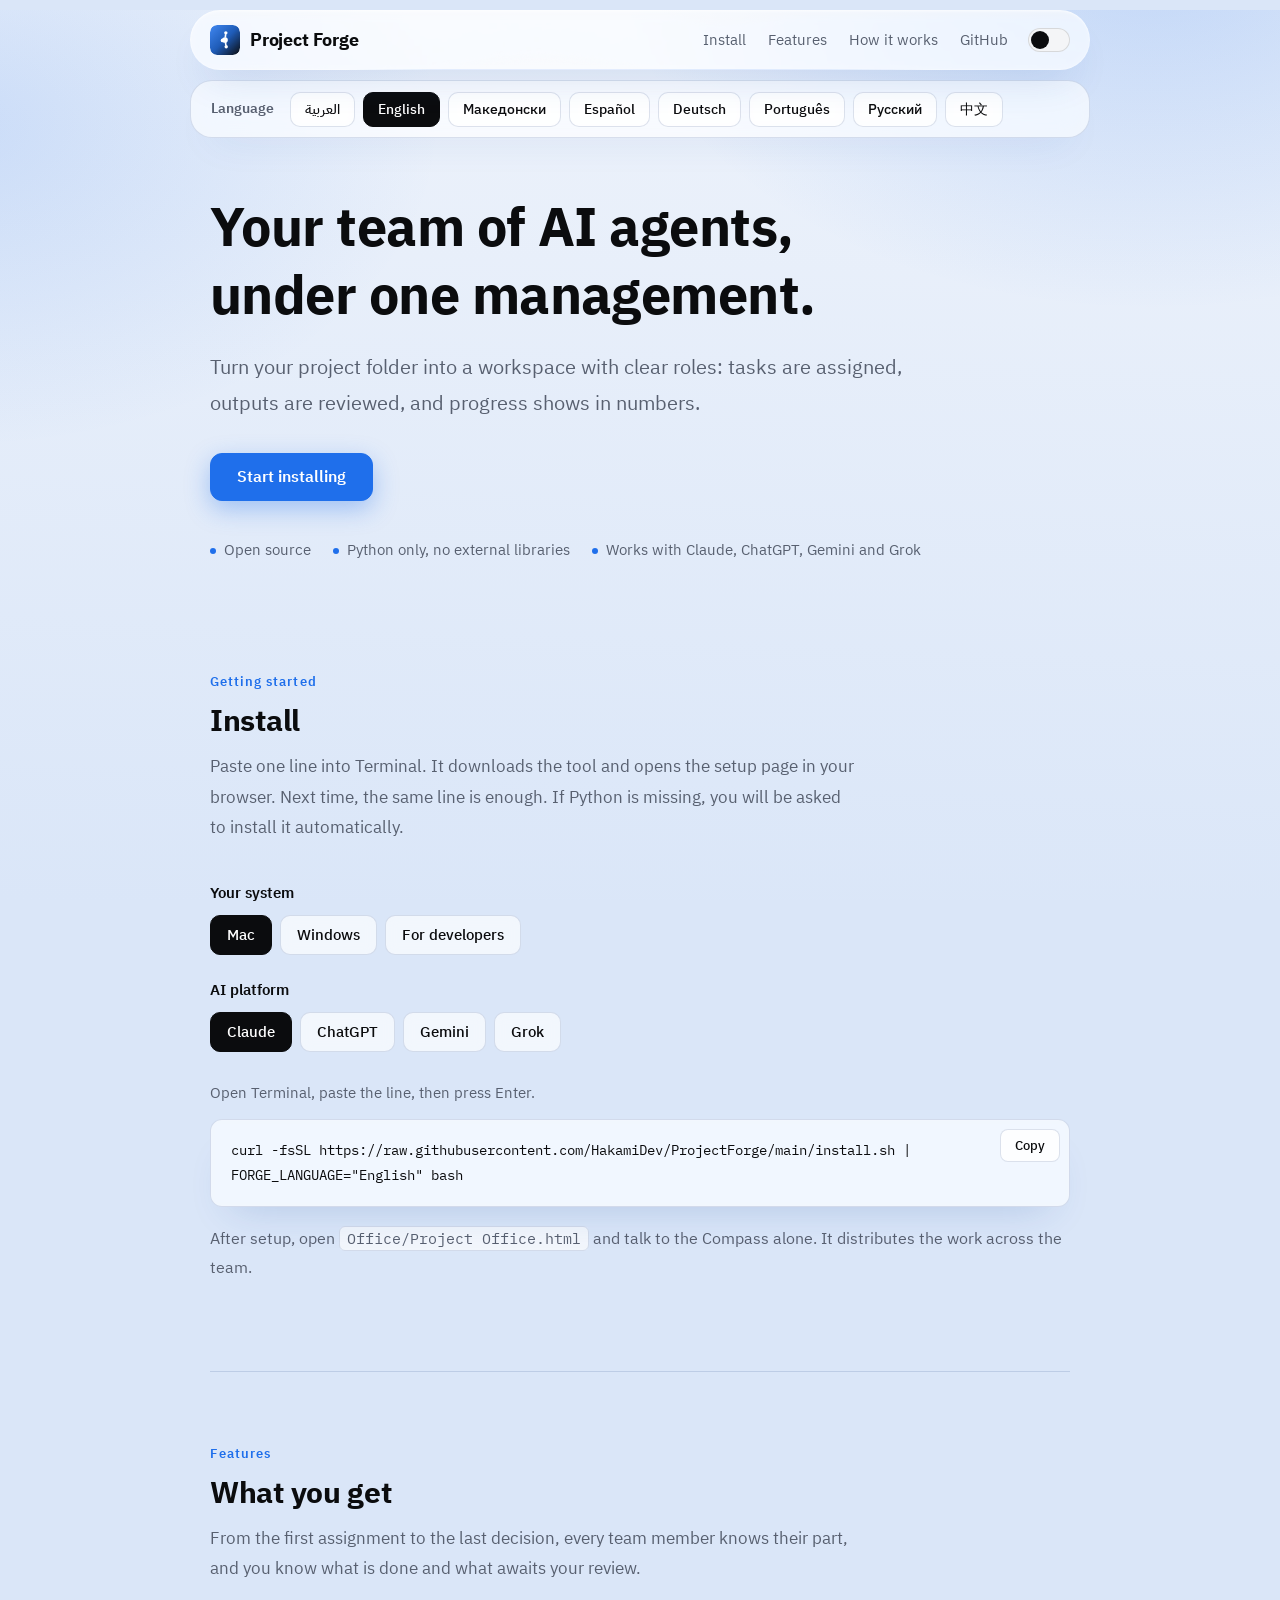
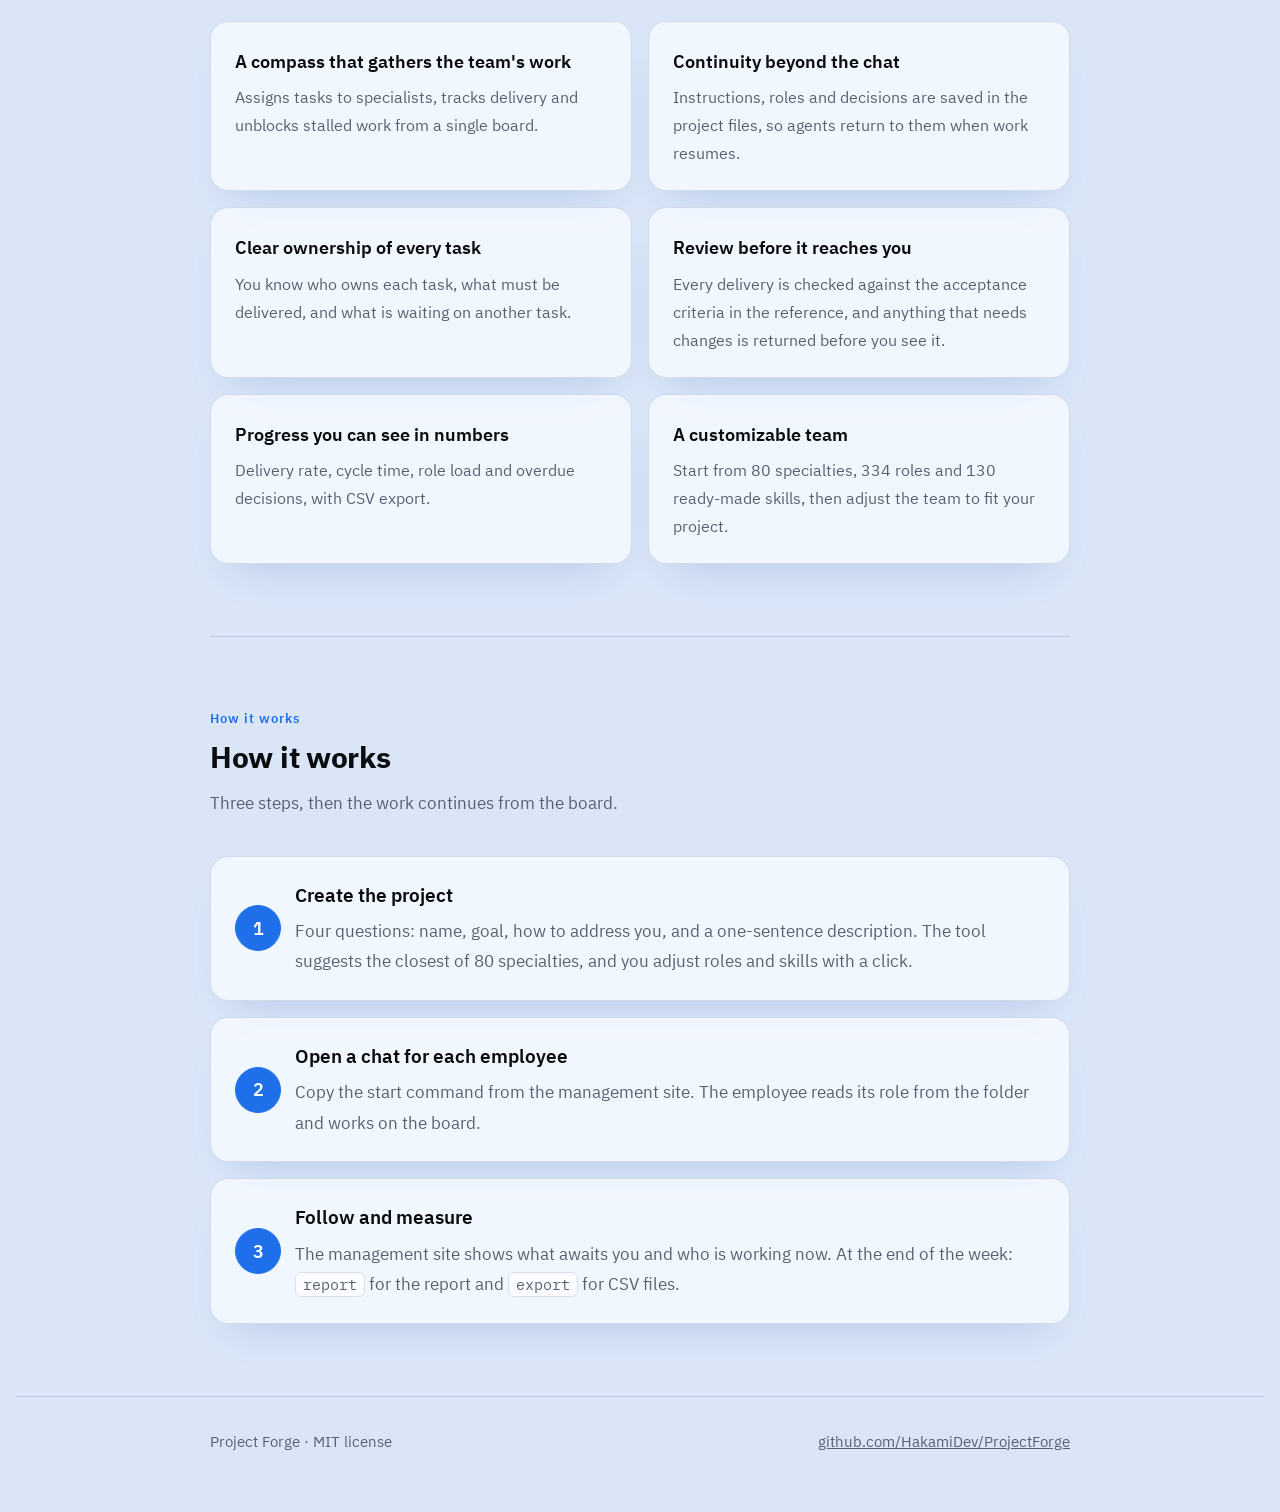
<file: site/index.html>
<!doctype html>
<html lang="en" dir="ltr">
<head>
<meta charset="utf-8">
<meta name="viewport" content="width=device-width,initial-scale=1,viewport-fit=cover">
<title>Project Forge</title>
<meta name="description" content="Open-source tool that turns a project folder into a managed office for a team of AI agents: clear roles, a shared board, measurable progress. Python only, no libraries.">
<meta property="og:type" content="website">
<meta property="og:title" content="Project Forge: your team of AI agents under one management">
<meta property="og:description" content="One board, clear ownership for every task, review before delivery, and progress you can measure. One line installs everything.">
<meta property="og:image" content="og.png">
<meta name="twitter:card" content="summary_large_image">
<link rel="icon" type="image/svg+xml" href="logo/logo.svg">
<link rel="apple-touch-icon" href="icon-192.png">
<link rel="stylesheet" href="https://fonts.googleapis.com/css2?family=IBM+Plex+Sans+Arabic:wght@400;500;600;700&family=IBM+Plex+Sans:wght@400;500;600;700&family=IBM+Plex+Mono:wght@400;500&display=swap">
<style>
/* تخطيط: عمود واحد هادئ بعرض مقروء؛ ترتيب القراءة: ما هو، ماذا يعطيك، كيف يعمل، التثبيت، المكتبة */
:root{
  --bg:#FFFFFF;--soft:#F4F5F7;--fg:#0B0C0E;--mute:#586070;--line:rgba(11,12,14,.12);
  --blue:#1F6FEB;--blue-ink:#FFFFFF;--blue-text:#1F6FEB;
  --font:"IBM Plex Sans Arabic","IBM Plex Sans",system-ui,"PingFang SC","Microsoft YaHei","Noto Sans SC",-apple-system,"Segoe UI",sans-serif;--mono:"IBM Plex Mono",ui-monospace,Menlo,Consolas,monospace;
}
@media (prefers-color-scheme:dark){:root:not([data-theme="light"]){
  --bg:#0B0C0E;--soft:#14161A;--fg:#F4F5F7;--mute:#9AA2B0;--line:rgba(244,245,247,.14);
  --blue:#2C6CE5;--blue-text:#6EA2F8;color-scheme:dark}}
:root[data-theme="dark"]{--bg:#0B0C0E;--soft:#14161A;--fg:#F4F5F7;--mute:#9AA2B0;--line:rgba(244,245,247,.14);--blue:#2C6CE5;--blue-text:#6EA2F8;color-scheme:dark}
:root{direction:rtl}:root[dir="ltr"]{direction:ltr}
*{box-sizing:border-box}
html,body{overflow-x:clip}html{scroll-behavior:smooth;scroll-padding-top:72px}
body{margin:0;background:var(--bg);color:var(--fg);font:17px/1.8 var(--font);-webkit-font-smoothing:antialiased;
  padding-left:max(16px,env(safe-area-inset-left,0px));padding-right:max(16px,env(safe-area-inset-right,0px))}
a{color:inherit}
.wrap{max-width:860px;margin:0 auto}
:focus{outline:none}:focus-visible{outline:1.5px solid var(--mute);outline-offset:2px}input:focus-visible{outline:none;border-color:var(--mute)}

/* الرأس */
header{position:sticky;top:env(safe-area-inset-top,0px);z-index:5;background:var(--bg);border-bottom:1px solid var(--line)}
body::before{content:"";position:fixed;inset:0 0 auto;height:env(safe-area-inset-top,0px);z-index:10;background:var(--bg)}
.bar{max-width:860px;margin:0 auto;height:60px;display:flex;align-items:center;gap:20px}
.brand{font-weight:700;font-size:18px;text-decoration:none;letter-spacing:-.01em;margin-inline-end:auto;direction:ltr}
nav{display:flex;gap:22px;font-size:15px}
nav a{text-decoration:none;color:var(--mute)}nav a:hover{color:var(--fg)}
.tg{width:42px;height:24px;border-radius:99px;border:1px solid var(--line);background:var(--soft);position:relative;cursor:pointer;padding:0}
.tg::after{content:"";position:absolute;top:2px;inset-inline-start:2px;width:18px;height:18px;border-radius:50%;background:var(--fg);transition:inset-inline-start .2s}
.tg[aria-checked="true"]::after{inset-inline-start:20px}
@media(max-width:640px){nav{display:none}}

/* القسم الأول */
.hero{padding:72px 0 56px}
.hero h1{font-size:clamp(34px,6vw,54px);line-height:1.25;margin:0 0 20px;font-weight:700;letter-spacing:-.01em;text-wrap:balance}
.hero p.lead{font-size:20px;color:var(--mute);margin:0 0 32px;max-width:36em}
.btns{display:flex;gap:12px;flex-wrap:wrap}
.btn{display:inline-flex;align-items:center;height:48px;padding:0 26px;border-radius:12px;font:600 16px var(--font);text-decoration:none;border:1px solid var(--line);color:var(--fg);background:transparent;cursor:pointer}
.btn.pri{background:var(--blue);border-color:var(--blue);color:var(--blue-ink)}
.btn:hover{filter:brightness(1.06)}
.facts{display:flex;gap:10px 22px;flex-wrap:wrap;margin:36px 0 0;padding:0;list-style:none;color:var(--mute);font-size:15px}
.facts li::before{content:"";display:inline-block;width:6px;height:6px;border-radius:50%;background:var(--blue);margin-inline-end:8px;vertical-align:middle}

/* الأقسام */
section{padding:64px 0;border-top:1px solid var(--line)}
h2{font-size:30px;line-height:1.3;margin:0 0 12px;font-weight:700;letter-spacing:-.01em}
.sub{color:var(--mute);margin:0 0 36px;max-width:38em}
.list{display:grid;grid-template-columns:1fr 1fr;gap:30px 44px;margin:0;padding:0;list-style:none}
.list h3{font-size:18px;margin:0 0 4px;font-weight:600}
.list p{margin:0;color:var(--mute);font-size:16px;line-height:1.75}
@media(max-width:640px){.list{grid-template-columns:1fr}}
.steps{margin:0;padding:0;list-style:none;display:grid;gap:28px;counter-reset:s}
.steps li{display:grid;grid-template-columns:44px 1fr;gap:16px;align-items:start}
.steps li::before{counter-increment:s;content:counter(s);width:44px;height:44px;border-radius:50%;border:1.5px solid var(--blue);color:var(--blue-text);display:grid;place-items:center;font:600 18px var(--font)}
.steps h3{font-size:19px;margin:6px 0 4px;font-weight:600}
.steps p{margin:0;color:var(--mute)}
code.i{font:15px var(--mono);background:var(--soft);padding:2px 7px;border-radius:6px;direction:ltr;unicode-bidi:isolate}

/* التثبيت والمكتبة */
.opt{display:grid;gap:22px;margin:0 0 28px}
.opt label,.opt .l{display:block;font-weight:600;font-size:15px;margin-bottom:8px}
.chips{display:flex;gap:8px;flex-wrap:wrap}
.chips button,.seg button{font:500 15px var(--font);color:var(--fg);background:transparent;border:1px solid var(--line);border-radius:10px;padding:8px 16px;cursor:pointer}
.chips button[aria-pressed="true"],.seg button[aria-selected="true"]{background:var(--fg);color:var(--bg);border-color:var(--fg)}
.seg{display:flex;gap:8px;flex-wrap:wrap}
.hint{margin:0 0 12px;color:var(--mute);font-size:15px}
.cw{position:relative;margin:0}
pre.code{margin:0;background:var(--soft);border:1px solid var(--line);border-radius:12px;padding:18px 84px 18px 20px;font:14px/1.8 var(--mono);direction:ltr;text-align:left;white-space:pre-wrap;word-break:break-word}
pre.code.pr{font-family:var(--font);font-size:15px}
pre.code.ar{direction:rtl;text-align:right;font-family:var(--font);font-size:15px;padding:18px 20px 18px 84px}
pre.code.ar+.copy{left:10px;right:auto}
.copy{position:absolute;top:10px;right:10px;font:500 13px var(--font);padding:6px 14px;border-radius:8px;border:1px solid var(--line);background:var(--bg);color:var(--fg);cursor:pointer}
.copy.ok{background:var(--blue);border-color:var(--blue);color:var(--blue-ink)}
.after{margin-top:18px;color:var(--mute);font-size:16px}
.libbar{display:flex;gap:14px;flex-wrap:wrap;align-items:center;margin-bottom:22px}
.search{flex:1;min-width:200px;height:42px;border:1px solid var(--line);border-radius:10px;background:var(--bg);color:var(--fg);padding:0 14px;font:15px var(--font)}
.lib{display:grid;gap:26px}
.item{display:grid;grid-template-columns:150px 1fr;gap:6px 22px;padding-top:26px;border-top:1px solid var(--line)}
.item:first-child{border-top:0;padding-top:0}
.nm{font-weight:600}.nm.m{font-family:var(--mono);font-size:15px;unicode-bidi:isolate;text-align:start}
.d{margin:0 0 10px;color:var(--mute);font-size:16px}
.empty{color:var(--mute)}
@media(max-width:640px){.item{grid-template-columns:1fr}}
footer{border-top:1px solid var(--line);padding:32px 0 56px;color:var(--mute);font-size:15px}
footer .wrap{display:flex;gap:12px;flex-wrap:wrap;justify-content:space-between}
.toast{position:fixed;bottom:max(24px,env(safe-area-inset-bottom,0px));left:50%;transform:translate(-50%,20px);background:var(--fg);color:var(--bg);padding:10px 20px;border-radius:10px;font-size:15px;opacity:0;pointer-events:none;transition:.25s}
.toast.show{opacity:1;transform:translate(-50%,0)}
@media(prefers-reduced-motion:reduce){html{scroll-behavior:auto}*{transition:none!important}}

/* تحسينات التصميم */
body{background:radial-gradient(70% 560px at 72% 0,color-mix(in srgb,var(--blue) 15%,transparent),transparent 70%) no-repeat,var(--bg)}
header{margin:0 -16px;padding:0 16px}

.logo{display:block;flex:none;width:30px;height:30px;border-radius:24%}
.brand{display:flex;align-items:center;gap:10px}
header{background:color-mix(in srgb,var(--bg) 86%,transparent);-webkit-backdrop-filter:saturate(1.4) blur(14px);backdrop-filter:saturate(1.4) blur(14px)}
.hero{padding:56px 0 36px}
.kick{display:inline-flex;align-items:center;gap:8px;font:600 14px var(--font);color:var(--blue-text);background:color-mix(in srgb,var(--blue) 10%,transparent);border:1px solid color-mix(in srgb,var(--blue) 22%,transparent);padding:4px 14px;border-radius:99px;margin-bottom:22px}
.nums{display:flex;gap:0;margin:44px 0 0;padding:0;list-style:none;border:1px solid var(--line);border-radius:16px;background:var(--soft);overflow:hidden}
.nums li{flex:1;padding:18px 20px;text-align:center;border-inline-start:1px solid var(--line)}
.nums li:first-child{border-inline-start:0}
.nums b{display:block;font:700 30px/1.2 var(--font);letter-spacing:-.01em}
.nums span{color:var(--mute);font-size:14px}
.eyebrow{display:block;font:600 13px var(--font);letter-spacing:.08em;color:var(--blue-text);margin-bottom:10px}
.list{gap:16px}
.list li{background:var(--soft);border:1px solid var(--line);border-radius:16px;padding:24px 24px 22px}
.list h3{font-size:18px;margin:0 0 6px}
.steps{position:relative;gap:16px}
.steps li{background:var(--soft);border:1px solid var(--line);border-radius:16px;padding:22px 24px;align-items:center}
.steps li::before{background:var(--blue);border-color:var(--blue);color:var(--blue-ink)}
.steps h3{margin:0 0 4px}
.btn.pri{box-shadow:0 8px 24px color-mix(in srgb,var(--blue) 35%,transparent)}
.btn{transition:transform .15s,filter .15s}.btn:hover{transform:translateY(-1px)}
section{border-top:0;padding:72px 0}
section+section{border-top:1px solid var(--line)}
@media(max-width:720px){.hero{padding:36px 0 36px}.nums b{font-size:24px}.nums li{padding:14px 8px}}
.langbar{border-bottom:1px solid var(--line);background:var(--soft);margin:0 -16px;padding:0 16px}
.bar2{max-width:860px;margin:0 auto;display:flex;align-items:center;gap:14px;min-height:56px;padding:8px 0}
.bar2 .l{font-weight:600;font-size:14px;color:var(--mute);white-space:nowrap}
.bar2 .chips{flex-wrap:nowrap;overflow-x:auto;scrollbar-width:none;padding:2px}
.bar2 .chips::-webkit-scrollbar{display:none}
.bar2 .chips button{white-space:nowrap;padding:6px 14px;font-size:14px;background:var(--bg)}
.bar2 .chips button[aria-pressed="true"]{background:var(--fg);color:var(--bg)}
.hero{padding-top:56px}

/* ===== زجاج موقع الإدارة: خلفية متدرجة بإضاءتين، وبطاقات زجاجية شفافة بضبابية وحافة واحدة وظل ناعم، ورأس كبسولة عائمة ===== */
:root{--pg1:#EEF3FB;--pg2:#DAE6F8;--g:rgba(255,255,255,.66);--gl:rgba(20,55,120,.14);--gs:rgba(31,80,170,.22);--gb:rgba(255,255,255,.82)}
@media (prefers-color-scheme:dark){:root:not([data-theme="light"]){--pg1:#0B0C0E;--pg2:#181A1F;--g:rgba(255,255,255,.045);--gl:rgba(244,245,247,.12);--gs:rgba(0,0,0,.55);--gb:rgba(20,22,27,.72)}}
:root[data-theme="dark"]{--pg1:#0B0C0E;--pg2:#181A1F;--g:rgba(255,255,255,.045);--gl:rgba(244,245,247,.12);--gs:rgba(0,0,0,.55);--gb:rgba(20,22,27,.72)}
html{background:var(--pg2)}
body{background:radial-gradient(60% 520px at 90% -6%,color-mix(in srgb,var(--blue) 22%,transparent),transparent 70%),radial-gradient(55% 460px at -4% 14%,color-mix(in srgb,var(--blue) 16%,transparent),transparent 70%),linear-gradient(182deg,var(--pg1),var(--pg2)) fixed;background-attachment:fixed}
body::before{background:transparent}
header{margin:10px auto 0;max-width:900px;padding:0 20px;border:1px solid var(--gl);border-radius:22px;background:var(--gb);-webkit-backdrop-filter:blur(18px) saturate(1.5);backdrop-filter:blur(18px) saturate(1.5);box-shadow:0 18px 40px -22px var(--gs);top:calc(env(safe-area-inset-top,0px) + 10px)}
.langbar{margin:10px auto 0;max-width:900px;padding:0 20px;border:1px solid var(--gl);border-radius:22px;background:var(--g);-webkit-backdrop-filter:blur(14px) saturate(1.4);backdrop-filter:blur(14px) saturate(1.4);box-shadow:0 18px 40px -24px var(--gs)}
.bar2 .chips button{background:var(--g)}
.list li,.steps li,pre.code{background:var(--g);border:1px solid var(--gl);-webkit-backdrop-filter:blur(2.5px) saturate(1.3);backdrop-filter:blur(2.5px) saturate(1.3);box-shadow:0 22px 40px -22px var(--gs)}
.list li,.steps li{border-radius:18px}
.chips button,.seg button,.btn:not(.pri){background:var(--g);border-color:var(--gl);-webkit-backdrop-filter:blur(6px);backdrop-filter:blur(6px)}
.copy{background:var(--gb);border-color:var(--gl)}
code.i{background:var(--g);border:1px solid var(--gl)}
section+section{border-top-color:var(--gl)}
footer{border-top-color:var(--gl)}
/* ===== رأس موقع الإدارة بالضبط: كبسولة زجاجية بانكسار وخط سفلي، بلا شفق ===== */
:root{--gfill:rgba(255,255,255,.66);--hi:.35;--shd:rgba(31,80,170,.2);--s1:#0B0C0E;--s2:#1F6FEB}
@media (prefers-color-scheme:dark){:root:not([data-theme="light"]){--gfill:rgba(255,255,255,0);--hi:.06;--shd:rgba(0,0,0,.5);--s1:#F4F5F7}}
:root[data-theme="dark"]{--gfill:rgba(255,255,255,0);--hi:.06;--shd:rgba(0,0,0,.5);--s1:#F4F5F7}
header{position:sticky;isolation:isolate;overflow:hidden;border:0;border-radius:999px;margin:10px auto 0;max-width:900px;padding:0 20px;top:calc(env(safe-area-inset-top,0px) + 10px);
background:linear-gradient(90deg,transparent,#83B1F6,#88B4F6,#84B2F6,#75A8F5,#94BCF7,transparent) 50% calc(100% - 1px)/66% .3px no-repeat,var(--gfill);
-webkit-backdrop-filter:blur(2.5px) saturate(1.3);backdrop-filter:blur(2.5px) saturate(1.3);backdrop-filter:url(#orf) blur(2.5px) saturate(1.3);
box-shadow:inset 0 0 0 1px rgba(255,255,255,.2),inset 0 2px 2px rgba(255,255,255,var(--hi)),inset 0 -3px 8px rgba(255,255,255,calc(var(--hi)*.35)),inset 5px 0 14px -6px rgba(255,255,255,calc(var(--hi)*.55)),0 22px 40px -18px var(--shd)}
header>*{position:relative;z-index:1}
@media(max-width:640px){header{margin-inline:-6px;padding:0 14px}.langbar{margin-inline:-6px;border-radius:18px;padding:0 14px}}
</style>
</head>
<body>
<svg width="0" height="0" style="position:absolute" aria-hidden="true"><filter id="orf" color-interpolation-filters="sRGB" x="-5%" y="-5%" width="110%" height="110%"><feTurbulence type="fractalNoise" baseFrequency="0.005" numOctaves="1" seed="4" result="n0"/><feGaussianBlur in="n0" stdDeviation="4" result="n"/><feDisplacementMap in="SourceGraphic" in2="n" scale="56" xChannelSelector="R" yChannelSelector="G" result="d"/><feGaussianBlur in="d" stdDeviation="1.1"/></filter></svg>
<header><div class="bar">
  <a class="brand" href="#top"><i class="logo" aria-hidden="true"></i>Project Forge</a>
  <nav aria-label="الأقسام" data-al="navl"><a href="#install"><span data-i="ni">التثبيت</span></a><a href="#features"><span data-i="nf">ماذا يعطيك</span></a><a href="#how"><span data-i="nh">كيف يعمل</span></a><a href="https://github.com/HakamiDev/ProjectForge" target="_blank" rel="noopener">GitHub</a></nav>
  <button class="tg" id="theme" type="button" role="switch" aria-checked="false" aria-label="الوضع الداكن" data-al="dark"></button>
</div></header>
<div class="langbar"><div class="bar2"><span class="l"><span data-i="langlbl">اللغة</span></span><div class="chips" id="langs" role="group" aria-label="اللغة" data-al="langlbl"></div></div></div>

<main id="top">
<div class="wrap">
  <div class="hero">
    <div>
    <h1><span data-i="h1">فريقك من وكلاء الذكاء الاصطناعي، تحت إدارة واحدة.</span></h1>
    <p class="lead"><span data-i="lead">حوّل مجلد مشروعك إلى مكتب عمل واضح الأدوار: تُوزَّع فيه المهام، وتُراجَع المخرجات، ويظهر التقدم بالأرقام.</span></p>
    <div class="btns"><a class="btn pri" href="#install"><span data-i="b1">ابدأ التثبيت</span></a></div>
    <ul class="facts"><li><span data-i="f1">مفتوح المصدر</span></li><li><span data-i="f2">بايثون وحده، بلا مكتبات خارجية</span></li><li><span data-i="f3">يعمل مع Claude وChatGPT وGemini وGrok</span></li></ul>
    </div>
  </div>

  <section id="install">
    <span class="eyebrow"><span data-i="ie">البداية</span></span><h2><span data-i="ih">التثبيت</span></h2>
    <p class="sub"><span data-i="isub">سطر واحد تلصقه في Terminal فيُنزّل الأداة ويفتح صفحة الإنشاء في متصفحك. وفي المرات التالية يكفي السطر نفسه. إن لم يوجد Python على جهازك فسيُطلب تثبيته تلقائيًا.</span></p>
    <div class="opt">
      <div><span class="l"><span data-i="osl">نظام جهازك</span></span><div class="seg" id="os"><button type="button" aria-selected="true">Mac</button><button type="button" aria-selected="false">Windows</button><button type="button" aria-selected="false"><span data-i="osd">للمطورين</span></button></div></div>
      <div><span class="l"><span data-i="pll">منصة الذكاء الاصطناعي</span></span><div class="chips" id="plat"><button type="button" aria-pressed="true">Claude</button><button type="button" aria-pressed="false">ChatGPT</button><button type="button" aria-pressed="false">Gemini</button><button type="button" aria-pressed="false">Grok</button></div></div>
    </div>
    <p class="hint" id="osHint"></p>
    <div id="inst"></div>
    <p class="after"><span data-h="after">بعد الإنشاء افتح <code class="i">Office/Project Office.html</code> ثم كلّم البوصلة وحدها، وهي توزّع العمل على الفريق.</span></p>
  </section>

  <section id="features">
    <span class="eyebrow"><span data-i="fe">المزايا</span></span><h2><span data-i="fh">ماذا يعطيك</span></h2>
    <p class="sub"><span data-i="fsub">من أول تكليف إلى آخر قرار، يعرف كل عضو في الفريق ما عليه، وتعرف أنت ما أُنجز وما ينتظر مراجعتك.</span></p>
    <ul class="list">
      <li><h3><span data-i="c1h">بوصلة تجمع عمل الفريق</span></h3><p><span data-i="c1p">توزّع المهام على المختصين، وتتابع التسليم، وتحرّك العمل العالق من لوحة واحدة.</span></p></li>
      <li><h3><span data-i="c2h">استمرارية تتجاوز المحادثة</span></h3><p><span data-i="c2p">تُحفظ التعليمات والأدوار والقرارات في ملفات المشروع، فيرجع إليها الوكلاء عند استئناف العمل.</span></p></li>
      <li><h3><span data-i="c3h">مسؤولية واضحة لكل مهمة</span></h3><p><span data-i="c3p">تعرف من يتولى كل مهمة، وما المطلوب تسليمه، وما الذي ينتظر إنجاز مهمة أخرى.</span></p></li>
      <li><h3><span data-i="c4h">مراجعة قبل أن يصلك المخرج</span></h3><p><span data-i="c4p">يُفحص كل تسليم بمعايير القبول في المرجع، ويُعاد ما يحتاج إلى تعديل قبل عرضه عليك.</span></p></li>
      <li><h3><span data-i="c5h">تقدّم تراه بالأرقام</span></h3><p><span data-i="c5p">نسبة التسليم، وزمن الإنجاز، والحمل على الأدوار، والقرارات المتأخرة، مع تصدير بصيغة CSV.</span></p></li>
      <li><h3><span data-i="c6h">فريق قابل للتخصيص</span></h3><p><span data-i="c6p">ابدأ من 80 تخصصًا و334 دورًا و130 مهارة جاهزة، ثم عدّل الفريق بما يناسب مشروعك.</span></p></li>
    </ul>
  </section>

  <section id="how">
    <span class="eyebrow"><span data-i="he">الآلية</span></span><h2><span data-i="hh">كيف يعمل</span></h2>
    <p class="sub"><span data-i="hsub">ثلاث خطوات، ثم يستمر العمل من اللوحة.</span></p>
    <ol class="steps">
      <li><div><h3><span data-i="s1h">أنشئ المشروع</span></h3><p><span data-i="s1p">أربعة أسئلة: الاسم، والهدف، وكيف تُخاطَب، ووصف المشروع بجملة. تقترح الأداة أقرب تخصص من 80، وتعدّل الأدوار والمهارات بالنقر.</span></p></div></li>
      <li><div><h3><span data-i="s2h">افتح محادثة لكل موظف</span></h3><p><span data-i="s2p">انسخ أمر البدء من موقع الإدارة. يقرأ الموظف دوره من المجلد ويعمل على اللوحة.</span></p></div></li>
      <li><div><h3><span data-i="s3h">تابع وقِس</span></h3><p><span data-h="s3p">موقع الإدارة يعرض ما ينتظرك ومن يعمل الآن. وفي نهاية الأسبوع: <code class="i">report</code> للتقرير و<code class="i">export</code> لملفات CSV.</span></p></div></li>
    </ol>
  </section>


</div>
</main>
<footer><div class="wrap"><span><span data-i="foot">Project Forge · رخصة MIT</span></span><a href="https://github.com/HakamiDev/ProjectForge" target="_blank" rel="noopener">github.com/HakamiDev/ProjectForge</a></div></footer>
<div class="toast" id="toast" role="status">تم النسخ</div>

<script>
(function(){
"use strict";
var REPO="https://github.com/HakamiDev/ProjectForge";
var RAW="https://raw.githubusercontent.com/HakamiDev/ProjectForge/main/";
var LANGS=[["العربية", "Arabic"], ["English", "English"], ["Македонски", "Macedonian"], ["Español", "Spanish"], ["Deutsch", "German"], ["Português", "Portuguese"], ["Русский", "Russian"], ["中文", "Chinese"]];
var CODE={Arabic:"ar",English:"en",Spanish:"es",German:"de",Portuguese:"pt",Russian:"ru",Chinese:"zh-Hans",Macedonian:"mk"};
var GITC={Arabic:"للتحديث لاحقًا",English:"To update later",Spanish:"Para actualizar más adelante",German:"Zum späteren Aktualisieren",Portuguese:"Para atualizar mais tarde",Russian:"Для обновления позже",Chinese:"以后更新时运行",Macedonian:"За подоцнежно ажурирање"};
var I18N={"Arabic": {"ni": "التثبيت", "nf": "ماذا يعطيك", "nh": "كيف يعمل", "nl": "المكتبة", "dark": "الوضع الداكن", "langlbl": "اللغة", "kick": "مفتوح المصدر · بايثون فقط", "h1": "فريقك من وكلاء الذكاء الاصطناعي، تحت إدارة واحدة.", "lead": "حوّل مجلد مشروعك إلى مكتب عمل واضح الأدوار: تُوزَّع فيه المهام، وتُراجَع المخرجات، ويظهر التقدم بالأرقام.", "b1": "ابدأ التثبيت", "b2": "تصفّح المكتبة", "f1": "مفتوح المصدر", "f2": "بايثون وحده، بلا مكتبات خارجية", "f3": "يعمل مع Claude وChatGPT وGemini وGrok", "ie": "البداية", "ih": "التثبيت", "isub": "سطر واحد تلصقه في Terminal فيُنزّل الأداة ويفتح صفحة الإنشاء في متصفحك. وفي المرات التالية يكفي السطر نفسه. إن لم يوجد Python على جهازك فسيُطلب تثبيته تلقائيًا.", "osl": "نظام جهازك", "osd": "للمطورين", "pll": "منصة الذكاء الاصطناعي", "hint0": "افتح Terminal والصق السطر ثم اضغط Enter.", "hint1": "افتح PowerShell والصق السطر ثم اضغط Enter.", "hint2": "انسخ المستودع وشغّل الأداة من مصدرها مباشرة.", "after": "بعد الإنشاء افتح <code class=\"i\">Office/Project Office.html</code> ثم كلّم البوصلة وحدها، وهي توزّع العمل على الفريق.", "fe": "المزايا", "fh": "ماذا يعطيك", "fsub": "من أول تكليف إلى آخر قرار، يعرف كل عضو في الفريق ما عليه، وتعرف أنت ما أُنجز وما ينتظر مراجعتك.", "c1h": "بوصلة تجمع عمل الفريق", "c1p": "توزّع المهام على المختصين، وتتابع التسليم، وتحرّك العمل العالق من لوحة واحدة.", "c2h": "استمرارية تتجاوز المحادثة", "c2p": "تُحفظ التعليمات والأدوار والقرارات في ملفات المشروع، فيرجع إليها الوكلاء عند استئناف العمل.", "c3h": "مسؤولية واضحة لكل مهمة", "c3p": "تعرف من يتولى كل مهمة، وما المطلوب تسليمه، وما الذي ينتظر إنجاز مهمة أخرى.", "c4h": "مراجعة قبل أن يصلك المخرج", "c4p": "يُفحص كل تسليم بمعايير القبول في المرجع، ويُعاد ما يحتاج إلى تعديل قبل عرضه عليك.", "c5h": "تقدّم تراه بالأرقام", "c5p": "نسبة التسليم، وزمن الإنجاز، والحمل على الأدوار، والقرارات المتأخرة، مع تصدير بصيغة CSV.", "c6h": "فريق قابل للتخصيص", "c6p": "ابدأ من 80 تخصصًا و334 دورًا و130 مهارة جاهزة، ثم عدّل الفريق بما يناسب مشروعك.", "he": "الآلية", "hh": "كيف يعمل", "hsub": "ثلاث خطوات، ثم يستمر العمل من اللوحة.", "s1h": "أنشئ المشروع", "s1p": "أربعة أسئلة: الاسم، والهدف، وكيف تُخاطَب، ووصف المشروع بجملة. تقترح الأداة أقرب تخصص من 80، وتعدّل الأدوار والمهارات بالنقر.", "s2h": "افتح محادثة لكل موظف", "s2p": "انسخ أمر البدء من موقع الإدارة. يقرأ الموظف دوره من المجلد ويعمل على اللوحة.", "s3h": "تابع وقِس", "s3p": "موقع الإدارة يعرض ما ينتظرك ومن يعمل الآن. وفي نهاية الأسبوع: <code class=\"i\">report</code> للتقرير و<code class=\"i\">export</code> لملفات CSV.", "le": "المرجع", "lh": "المكتبة", "lsub": "أوامر الأداة، وأوامر الوكلاء، والأدوات المرافقة. اضغط «نسخ» وألصق.", "t1": "أوامر الأداة", "t2": "أوامر الوكلاء", "t3": "الأدوات", "ph": "ابحث في المكتبة", "nores": "لا نتائج لهذا البحث.", "cp": "نسخ", "cpd": "نُسخ", "toast": "تم النسخ", "foot": "Project Forge · رخصة MIT", "navl": "الأقسام"}, "English": {"ni": "Install", "nf": "Features", "nh": "How it works", "nl": "Library", "dark": "Dark mode", "langlbl": "Language", "kick": "Open source · Python only", "h1": "Your team of AI agents, under one management.", "lead": "Turn your project folder into a workspace with clear roles: tasks are assigned, outputs are reviewed, and progress shows in numbers.", "b1": "Start installing", "b2": "Browse the library", "f1": "Open source", "f2": "Python only, no external libraries", "f3": "Works with Claude, ChatGPT, Gemini and Grok", "ie": "Getting started", "ih": "Install", "isub": "Paste one line into Terminal. It downloads the tool and opens the setup page in your browser. Next time, the same line is enough. If Python is missing, you will be asked to install it automatically.", "osl": "Your system", "osd": "For developers", "pll": "AI platform", "hint0": "Open Terminal, paste the line, then press Enter.", "hint1": "Open PowerShell, paste the line, then press Enter.", "hint2": "Clone the repository and run the tool directly from source.", "after": "After setup, open <code class=\"i\">Office/Project Office.html</code> and talk to the Compass alone. It distributes the work across the team.", "fe": "Features", "fh": "What you get", "fsub": "From the first assignment to the last decision, every team member knows their part, and you know what is done and what awaits your review.", "c1h": "A compass that gathers the team's work", "c1p": "Assigns tasks to specialists, tracks delivery and unblocks stalled work from a single board.", "c2h": "Continuity beyond the chat", "c2p": "Instructions, roles and decisions are saved in the project files, so agents return to them when work resumes.", "c3h": "Clear ownership of every task", "c3p": "You know who owns each task, what must be delivered, and what is waiting on another task.", "c4h": "Review before it reaches you", "c4p": "Every delivery is checked against the acceptance criteria in the reference, and anything that needs changes is returned before you see it.", "c5h": "Progress you can see in numbers", "c5p": "Delivery rate, cycle time, role load and overdue decisions, with CSV export.", "c6h": "A customizable team", "c6p": "Start from 80 specialties, 334 roles and 130 ready-made skills, then adjust the team to fit your project.", "he": "How it works", "hh": "How it works", "hsub": "Three steps, then the work continues from the board.", "s1h": "Create the project", "s1p": "Four questions: name, goal, how to address you, and a one-sentence description. The tool suggests the closest of 80 specialties, and you adjust roles and skills with a click.", "s2h": "Open a chat for each employee", "s2p": "Copy the start command from the management site. The employee reads its role from the folder and works on the board.", "s3h": "Follow and measure", "s3p": "The management site shows what awaits you and who is working now. At the end of the week: <code class=\"i\">report</code> for the report and <code class=\"i\">export</code> for CSV files.", "le": "Reference", "lh": "Library", "lsub": "Tool commands, agent commands and the companion tools. Press Copy and paste.", "t1": "Tool commands", "t2": "Agent commands", "t3": "Tools", "ph": "Search the library", "nores": "No results for this search.", "cp": "Copy", "cpd": "Copied", "toast": "Copied", "foot": "Project Forge · MIT license", "navl": "Sections"}, "Spanish": {"ni": "Instalación", "nf": "Qué ofrece", "nh": "Cómo funciona", "nl": "Biblioteca", "dark": "Modo oscuro", "langlbl": "Idioma", "kick": "Código abierto · solo Python", "h1": "Tu equipo de agentes de IA, bajo una sola dirección.", "lead": "Convierte la carpeta de tu proyecto en un espacio de trabajo con roles claros: se asignan tareas, se revisan los resultados y el avance se ve en cifras.", "b1": "Empezar a instalar", "b2": "Explorar la biblioteca", "f1": "Código abierto", "f2": "Solo Python, sin librerías externas", "f3": "Funciona con Claude, ChatGPT, Gemini y Grok", "ie": "Primeros pasos", "ih": "Instalación", "isub": "Pega una sola línea en Terminal. Descarga la herramienta y abre la página de configuración en tu navegador. La próxima vez basta con la misma línea. Si falta Python, se te pedirá instalarlo automáticamente.", "osl": "Tu sistema", "osd": "Para desarrolladores", "pll": "Plataforma de IA", "hint0": "Abre Terminal, pega la línea y pulsa Enter.", "hint1": "Abre PowerShell, pega la línea y pulsa Enter.", "hint2": "Clona el repositorio y ejecuta la herramienta directamente desde el código fuente.", "after": "Tras la configuración, abre <code class=\"i\">Office/Project Office.html</code> y habla solo con la Brújula. Ella reparte el trabajo al equipo.", "fe": "Ventajas", "fh": "Qué ofrece", "fsub": "Desde la primera asignación hasta la última decisión, cada miembro sabe qué le toca y tú sabes qué se ha hecho y qué espera tu revisión.", "c1h": "Una brújula que reúne el trabajo del equipo", "c1p": "Asigna tareas a los especialistas, sigue las entregas y desbloquea el trabajo atascado desde un solo tablero.", "c2h": "Continuidad más allá del chat", "c2p": "Las instrucciones, los roles y las decisiones se guardan en los archivos del proyecto, y los agentes vuelven a ellos al retomar el trabajo.", "c3h": "Responsable claro para cada tarea", "c3p": "Sabes quién se encarga de cada tarea, qué debe entregar y qué espera a otra tarea.", "c4h": "Revisión antes de que llegue a ti", "c4p": "Cada entrega se comprueba con los criterios de aceptación de la referencia, y lo que necesita cambios se devuelve antes de mostrártelo.", "c5h": "Un avance que ves en cifras", "c5p": "Tasa de entrega, tiempo de ciclo, carga por rol y decisiones atrasadas, con exportación a CSV.", "c6h": "Un equipo personalizable", "c6p": "Empieza con 80 especialidades, 334 roles y 130 habilidades listas, y ajusta el equipo a tu proyecto.", "he": "Funcionamiento", "hh": "Cómo funciona", "hsub": "Tres pasos, y el trabajo continúa desde el tablero.", "s1h": "Crea el proyecto", "s1p": "Cuatro preguntas: nombre, objetivo, cómo dirigirnos a ti y una descripción en una frase. La herramienta propone la especialidad más cercana de las 80, y ajustas roles y habilidades con un clic.", "s2h": "Abre un chat por empleado", "s2p": "Copia el comando de inicio del sitio de gestión. El empleado lee su rol en la carpeta y trabaja en el tablero.", "s3h": "Sigue y mide", "s3p": "El sitio de gestión muestra lo que te espera y quién trabaja ahora. A fin de semana: <code class=\"i\">report</code> para el informe y <code class=\"i\">export</code> para los archivos CSV.", "le": "Referencia", "lh": "Biblioteca", "lsub": "Comandos de la herramienta, comandos de los agentes y herramientas complementarias. Pulsa Copiar y pega.", "t1": "Comandos de la herramienta", "t2": "Comandos de agentes", "t3": "Herramientas", "ph": "Buscar en la biblioteca", "nores": "No hay resultados para esta búsqueda.", "cp": "Copiar", "cpd": "Copiado", "toast": "Copiado", "foot": "Project Forge · licencia MIT", "navl": "Secciones"}, "German": {"ni": "Installation", "nf": "Das bekommen Sie", "nh": "So funktioniert es", "nl": "Bibliothek", "dark": "Dunkelmodus", "langlbl": "Sprache", "kick": "Open Source · nur Python", "h1": "Ihr Team aus KI-Agenten unter einer Leitung.", "lead": "Machen Sie aus Ihrem Projektordner einen Arbeitsraum mit klaren Rollen: Aufgaben werden verteilt, Ergebnisse geprüft und der Fortschritt in Zahlen sichtbar.", "b1": "Installation starten", "b2": "Bibliothek ansehen", "f1": "Open Source", "f2": "Nur Python, keine externen Bibliotheken", "f3": "Funktioniert mit Claude, ChatGPT, Gemini und Grok", "ie": "Erste Schritte", "ih": "Installation", "isub": "Fügen Sie eine einzige Zeile ins Terminal ein. Sie lädt das Werkzeug herunter und öffnet die Einrichtungsseite im Browser. Beim nächsten Mal genügt dieselbe Zeile. Fehlt Python, werden Sie zur automatischen Installation aufgefordert.", "osl": "Ihr System", "osd": "Für Entwickler", "pll": "KI-Plattform", "hint0": "Öffnen Sie das Terminal, fügen Sie die Zeile ein und drücken Sie Enter.", "hint1": "Öffnen Sie PowerShell, fügen Sie die Zeile ein und drücken Sie Enter.", "hint2": "Klonen Sie das Repository und starten Sie das Werkzeug direkt aus dem Quellcode.", "after": "Öffnen Sie nach der Einrichtung <code class=\"i\">Office/Project Office.html</code> und sprechen Sie nur mit dem Kompass. Er verteilt die Arbeit auf das Team.", "fe": "Vorteile", "fh": "Das bekommen Sie", "fsub": "Von der ersten Aufgabe bis zur letzten Entscheidung weiß jedes Teammitglied, was zu tun ist, und Sie wissen, was erledigt ist und was auf Ihre Prüfung wartet.", "c1h": "Ein Kompass, der die Teamarbeit bündelt", "c1p": "Verteilt Aufgaben an Spezialisten, verfolgt Lieferungen und löst festhängende Arbeit auf einem einzigen Board.", "c2h": "Kontinuität über den Chat hinaus", "c2p": "Anweisungen, Rollen und Entscheidungen liegen in den Projektdateien, sodass die Agenten beim Wiederaufnehmen der Arbeit darauf zurückgreifen.", "c3h": "Klare Verantwortung für jede Aufgabe", "c3p": "Sie wissen, wer jede Aufgabe übernimmt, was geliefert werden muss und was auf eine andere Aufgabe wartet.", "c4h": "Prüfung, bevor es Sie erreicht", "c4p": "Jede Lieferung wird an den Abnahmekriterien der Referenz gemessen; was Änderungen braucht, geht zurück, bevor Sie es sehen.", "c5h": "Fortschritt in Zahlen", "c5p": "Liefererfolgsquote, Durchlaufzeit, Rollenauslastung und überfällige Entscheidungen, mit CSV-Export.", "c6h": "Ein anpassbares Team", "c6p": "Starten Sie mit 80 Fachgebieten, 334 Rollen und 130 fertigen Fähigkeiten und passen Sie das Team an Ihr Projekt an.", "he": "Ablauf", "hh": "So funktioniert es", "hsub": "Drei Schritte, dann läuft die Arbeit über das Board weiter.", "s1h": "Projekt anlegen", "s1p": "Vier Fragen: Name, Ziel, wie Sie angesprochen werden möchten und eine Beschreibung in einem Satz. Das Werkzeug schlägt das passendste von 80 Fachgebieten vor; Rollen und Fähigkeiten passen Sie per Klick an.", "s2h": "Für jeden Mitarbeiter einen Chat öffnen", "s2p": "Kopieren Sie den Startbefehl von der Verwaltungsseite. Der Mitarbeiter liest seine Rolle aus dem Ordner und arbeitet am Board.", "s3h": "Verfolgen und messen", "s3p": "Die Verwaltungsseite zeigt, was auf Sie wartet und wer gerade arbeitet. Am Wochenende: <code class=\"i\">report</code> für den Bericht und <code class=\"i\">export</code> für CSV-Dateien.", "le": "Nachschlagen", "lh": "Bibliothek", "lsub": "Werkzeugbefehle, Agentenbefehle und Begleitwerkzeuge. Auf „Kopieren“ klicken und einfügen.", "t1": "Werkzeugbefehle", "t2": "Agentenbefehle", "t3": "Werkzeuge", "ph": "In der Bibliothek suchen", "nores": "Keine Ergebnisse für diese Suche.", "cp": "Kopieren", "cpd": "Kopiert", "toast": "Kopiert", "foot": "Project Forge · MIT-Lizenz", "navl": "Bereiche"}, "Portuguese": {"ni": "Instalação", "nf": "O que oferece", "nh": "Como funciona", "nl": "Biblioteca", "dark": "Modo escuro", "langlbl": "Idioma", "kick": "Código aberto · só Python", "h1": "A sua equipa de agentes de IA, sob uma única gestão.", "lead": "Transforme a pasta do seu projeto num espaço de trabalho com funções claras: as tarefas são distribuídas, os resultados revistos e o progresso aparece em números.", "b1": "Começar a instalar", "b2": "Explorar a biblioteca", "f1": "Código aberto", "f2": "Só Python, sem bibliotecas externas", "f3": "Funciona com Claude, ChatGPT, Gemini e Grok", "ie": "Primeiros passos", "ih": "Instalação", "isub": "Cole uma única linha no Terminal. Ela descarrega a ferramenta e abre a página de configuração no navegador. Da próxima vez basta a mesma linha. Se faltar o Python, será pedida a instalação automática.", "osl": "O seu sistema", "osd": "Para programadores", "pll": "Plataforma de IA", "hint0": "Abra o Terminal, cole a linha e prima Enter.", "hint1": "Abra o PowerShell, cole a linha e prima Enter.", "hint2": "Clone o repositório e execute a ferramenta diretamente a partir do código-fonte.", "after": "Depois da configuração, abra <code class=\"i\">Office/Project Office.html</code> e fale apenas com a Bússola. Ela distribui o trabalho pela equipa.", "fe": "Vantagens", "fh": "O que oferece", "fsub": "Da primeira atribuição à última decisão, cada membro da equipa sabe o que lhe cabe, e você sabe o que está feito e o que aguarda a sua revisão.", "c1h": "Uma bússola que reúne o trabalho da equipa", "c1p": "Atribui tarefas aos especialistas, acompanha as entregas e desbloqueia o trabalho parado a partir de um único quadro.", "c2h": "Continuidade para além da conversa", "c2p": "As instruções, as funções e as decisões ficam guardadas nos ficheiros do projeto, e os agentes voltam a eles ao retomar o trabalho.", "c3h": "Responsabilidade clara em cada tarefa", "c3p": "Sabe quem assume cada tarefa, o que deve ser entregue e o que aguarda outra tarefa.", "c4h": "Revisão antes de chegar a si", "c4p": "Cada entrega é verificada pelos critérios de aceitação da referência, e o que precisa de alterações volta atrás antes de lhe ser apresentado.", "c5h": "Progresso que vê em números", "c5p": "Taxa de entrega, tempo de ciclo, carga por função e decisões em atraso, com exportação em CSV.", "c6h": "Uma equipa personalizável", "c6p": "Comece com 80 especialidades, 334 funções e 130 competências prontas, e ajuste a equipa ao seu projeto.", "he": "Funcionamento", "hh": "Como funciona", "hsub": "Três passos, e o trabalho continua a partir do quadro.", "s1h": "Crie o projeto", "s1p": "Quatro perguntas: nome, objetivo, como o tratamos e uma descrição numa frase. A ferramenta sugere a especialidade mais próxima entre 80, e ajusta funções e competências com um clique.", "s2h": "Abra uma conversa por colaborador", "s2p": "Copie o comando de arranque do site de gestão. O colaborador lê a sua função na pasta e trabalha no quadro.", "s3h": "Acompanhe e meça", "s3p": "O site de gestão mostra o que o aguarda e quem está a trabalhar agora. No fim da semana: <code class=\"i\">report</code> para o relatório e <code class=\"i\">export</code> para os ficheiros CSV.", "le": "Referência", "lh": "Biblioteca", "lsub": "Comandos da ferramenta, comandos dos agentes e ferramentas complementares. Prima Copiar e cole.", "t1": "Comandos da ferramenta", "t2": "Comandos dos agentes", "t3": "Ferramentas", "ph": "Pesquisar na biblioteca", "nores": "Sem resultados para esta pesquisa.", "cp": "Copiar", "cpd": "Copiado", "toast": "Copiado", "foot": "Project Forge · licença MIT", "navl": "Secções"}, "Russian": {"ni": "Установка", "nf": "Что вы получаете", "nh": "Как это работает", "nl": "Библиотека", "dark": "Тёмная тема", "langlbl": "Язык", "kick": "Открытый код · только Python", "h1": "Ваша команда ИИ-агентов под единым управлением.", "lead": "Превратите папку проекта в рабочее пространство с чёткими ролями: задачи распределяются, результаты проверяются, а прогресс виден в цифрах.", "b1": "Начать установку", "b2": "Открыть библиотеку", "f1": "Открытый код", "f2": "Только Python, без сторонних библиотек", "f3": "Работает с Claude, ChatGPT, Gemini и Grok", "ie": "Начало работы", "ih": "Установка", "isub": "Вставьте одну строку в Terminal. Она скачает инструмент и откроет страницу настройки в браузере. В следующий раз хватит той же строки. Если Python не установлен, вам предложат установить его автоматически.", "osl": "Ваша система", "osd": "Для разработчиков", "pll": "ИИ-платформа", "hint0": "Откройте Terminal, вставьте строку и нажмите Enter.", "hint1": "Откройте PowerShell, вставьте строку и нажмите Enter.", "hint2": "Клонируйте репозиторий и запустите инструмент прямо из исходников.", "after": "После настройки откройте <code class=\"i\">Office/Project Office.html</code> и общайтесь только с Компасом. Он распределяет работу по команде.", "fe": "Возможности", "fh": "Что вы получаете", "fsub": "От первого поручения до последнего решения каждый участник команды знает свою задачу, а вы знаете, что сделано и что ждёт вашей проверки.", "c1h": "Компас, который собирает работу команды", "c1p": "Распределяет задачи между специалистами, отслеживает сдачу и сдвигает застрявшую работу с единой доски.", "c2h": "Непрерывность за пределами чата", "c2p": "Инструкции, роли и решения сохраняются в файлах проекта, и агенты возвращаются к ним при возобновлении работы.", "c3h": "Чёткая ответственность за каждую задачу", "c3p": "Вы знаете, кто отвечает за каждую задачу, что нужно сдать и что ждёт выполнения другой задачи.", "c4h": "Проверка до того, как результат дойдёт до вас", "c4p": "Каждая сдача проверяется по критериям приёмки из справочника, а всё, что требует правок, возвращается до того, как вы это увидите.", "c5h": "Прогресс в цифрах", "c5p": "Доля сданного, время цикла, нагрузка на роли и просроченные решения, с экспортом в CSV.", "c6h": "Настраиваемая команда", "c6p": "Начните с 80 специализаций, 334 ролей и 130 готовых навыков, затем подстройте команду под свой проект.", "he": "Принцип работы", "hh": "Как это работает", "hsub": "Три шага, затем работа продолжается с доски.", "s1h": "Создайте проект", "s1p": "Четыре вопроса: название, цель, как к вам обращаться и описание проекта одним предложением. Инструмент предложит ближайшую из 80 специализаций, а роли и навыки вы меняете щелчком.", "s2h": "Откройте чат для каждого сотрудника", "s2p": "Скопируйте стартовую команду с сайта управления. Сотрудник читает свою роль в папке и работает на доске.", "s3h": "Следите и измеряйте", "s3p": "Сайт управления показывает, что ждёт вас и кто работает сейчас. В конце недели: <code class=\"i\">report</code> для отчёта и <code class=\"i\">export</code> для файлов CSV.", "le": "Справочник", "lh": "Библиотека", "lsub": "Команды инструмента, команды агентов и сопутствующие инструменты. Нажмите «Копировать» и вставьте.", "t1": "Команды инструмента", "t2": "Команды агентов", "t3": "Инструменты", "ph": "Поиск по библиотеке", "nores": "По этому запросу ничего не найдено.", "cp": "Копировать", "cpd": "Скопировано", "toast": "Скопировано", "foot": "Project Forge · лицензия MIT", "navl": "Разделы"}, "Chinese": {"ni": "安装", "nf": "功能亮点", "nh": "工作原理", "nl": "资料库", "dark": "深色模式", "langlbl": "语言", "kick": "开源 · 仅需 Python", "h1": "由 AI 智能体组成的团队，统一管理。", "lead": "把项目文件夹变成角色清晰的工作空间：分派任务、审核成果，进度一目了然。", "b1": "开始安装", "b2": "浏览资料库", "f1": "开源", "f2": "仅需 Python，无外部依赖库", "f3": "支持 Claude、ChatGPT、Gemini 和 Grok", "ie": "开始使用", "ih": "安装", "isub": "在终端（Terminal）中粘贴一行命令，即可下载工具并在浏览器中打开创建页面。以后再次使用同一行命令即可。如果电脑上没有 Python，会提示自动安装。", "osl": "你的系统", "osd": "开发者", "pll": "AI 平台", "hint0": "打开终端（Terminal），粘贴这行命令，然后按 Enter。", "hint1": "打开 PowerShell，粘贴这行命令，然后按 Enter。", "hint2": "克隆仓库，直接从源码运行工具。", "after": "创建完成后，打开 <code class=\"i\">Office/Project Office.html</code>，只需与“指南针”对话，它会把工作分配给团队。", "fe": "功能", "fh": "功能亮点", "fsub": "从第一项任务到最后一个决定，每位成员都清楚自己的职责，你也清楚哪些已完成、哪些等你审核。", "c1h": "汇聚团队工作的指南针", "c1p": "把任务分派给各位专家，跟踪交付，并在同一块看板上推动卡住的工作。", "c2h": "超越对话的连续性", "c2p": "指令、角色和决定都保存在项目文件中，智能体恢复工作时可以重新读取。", "c3h": "每项任务都有明确负责人", "c3p": "你知道谁负责每项任务、要交付什么，以及哪些任务在等待其他任务完成。", "c4h": "成果送到你面前之前先审核", "c4p": "每次交付都按参考文档中的验收标准检查，需要修改的会先退回，再呈现给你。", "c5h": "用数字看进度", "c5p": "交付率、周期时长、各角色负载和逾期决定，并支持导出 CSV。", "c6h": "可定制的团队", "c6p": "从 80 个专业方向、334 个角色和 130 项现成技能起步，再按项目调整团队。", "he": "工作原理", "hh": "工作原理", "hsub": "三个步骤，之后工作就在看板上持续进行。", "s1h": "创建项目", "s1p": "四个问题：名称、目标、如何称呼你，以及一句话的项目描述。工具会从 80 个专业方向中推荐最接近的，角色和技能点一下即可调整。", "s2h": "为每位员工开一个对话", "s2p": "从管理网站复制启动命令。员工会从文件夹读取自己的角色，并在看板上工作。", "s3h": "跟踪与衡量", "s3p": "管理网站会显示等你处理的事项和正在工作的人。每周末：用 <code class=\"i\">report</code> 生成报告，用 <code class=\"i\">export</code> 导出 CSV 文件。", "le": "参考", "lh": "资料库", "lsub": "工具命令、智能体命令和配套工具。点击“复制”后粘贴即可。", "t1": "工具命令", "t2": "智能体命令", "t3": "工具", "ph": "搜索资料库", "nores": "没有找到相关结果。", "cp": "复制", "cpd": "已复制", "toast": "已复制", "foot": "Project Forge · MIT 许可证", "navl": "栏目"}, "Macedonian": {"ni": "Инсталација", "nf": "Што добивате", "nh": "Како работи", "nl": "Библиотека", "dark": "Темен режим", "langlbl": "Јазик", "kick": "Отворен код · само Python", "h1": "Вашиот тим од АИ-агенти, под едно управување.", "lead": "Претворете ја папката на проектот во работен простор со јасни улоги: задачите се распределуваат, резултатите се проверуваат, а напредокот се гледа во бројки.", "b1": "Почни со инсталација", "b2": "Прелистај ја библиотеката", "f1": "Отворен код", "f2": "Само Python, без надворешни библиотеки", "f3": "Работи со Claude, ChatGPT, Gemini и Grok", "ie": "Почеток", "ih": "Инсталација", "isub": "Залепете една линија во Terminal. Таа ја презема алатката и ја отвора страницата за поставување во прелистувачот. Следниот пат е доволна истата линија. Ако нема Python, ќе биде побарано автоматско инсталирање.", "osl": "Вашиот систем", "osd": "За програмери", "pll": "АИ-платформа", "hint0": "Отворете Terminal, залепете ја линијата и притиснете Enter.", "hint1": "Отворете PowerShell, залепете ја линијата и притиснете Enter.", "hint2": "Клонирајте го репозиториумот и стартувајте ја алатката директно од изворниот код.", "after": "По поставувањето отворете <code class=\"i\">Office/Project Office.html</code> и разговарајте само со Компасот. Тој ја распределува работата на тимот.", "fe": "Можности", "fh": "Што добивате", "fsub": "Од првото задолжение до последната одлука, секој член на тимот знае што му припаѓа, а вие знаете што е завршено и што чека на вашата проверка.", "c1h": "Компас што ја собира работата на тимот", "c1p": "Ги распределува задачите меѓу специјалистите, ја следи испораката и ја поместува заглавената работа од една табла.", "c2h": "Континуитет надвор од разговорот", "c2p": "Упатствата, улогите и одлуките се чуваат во датотеките на проектот, а агентите се враќаат на нив кога работата продолжува.", "c3h": "Јасна одговорност за секоја задача", "c3p": "Знаете кој ја презема секоја задача, што треба да се испорача и што чека на друга задача.", "c4h": "Проверка пред да стигне до вас", "c4p": "Секоја испорака се проверува според критериумите за прифаќање во референцата, а она што бара измени се враќа пред да ви биде прикажано.", "c5h": "Напредок што го гледате во бројки", "c5p": "Стапка на испорака, време на циклус, оптоварување по улоги и задоцнети одлуки, со извоз во CSV.", "c6h": "Тим што се прилагодува", "c6p": "Започнете со 80 специјализации, 334 улоги и 130 готови вештини, па прилагодете го тимот на вашиот проект.", "he": "Начин на работа", "hh": "Како работи", "hsub": "Три чекора, а потоа работата продолжува од таблата.", "s1h": "Создајте го проектот", "s1p": "Четири прашања: име, цел, како да ви се обраќаме и опис на проектот во една реченица. Алатката ја предлага најблиската од 80 специјализации, а улогите и вештините ги менувате со клик.", "s2h": "Отворете разговор за секој вработен", "s2p": "Копирајте ја почетната команда од сајтот за управување. Вработениот ја чита својата улога од папката и работи на таблата.", "s3h": "Следете и мерете", "s3p": "Сајтот за управување покажува што ве чека и кој работи сега. На крајот од неделата: <code class=\"i\">report</code> за извештајот и <code class=\"i\">export</code> за CSV-датотеките.", "le": "Референца", "lh": "Библиотека", "lsub": "Команди на алатката, команди на агентите и придружни алатки. Притиснете „Копирај“ и залепете.", "t1": "Команди на алатката", "t2": "Команди на агенти", "t3": "Алатки", "ph": "Пребарај во библиотеката", "nores": "Нема резултати за ова пребарување.", "cp": "Копирај", "cpd": "Копирано", "toast": "Копирано", "foot": "Project Forge · MIT лиценца", "navl": "Делови"}};

function $(s){return document.querySelector(s)}
function E(t){return String(t).replace(/[&<>"]/g,function(c){return{"&":"&amp;","<":"&lt;",">":"&gt;",'"':"&quot;"}[c]})}
var root=document.documentElement,tb=$("#theme");
function isDark(){var t=root.getAttribute("data-theme");if(t)return t==="dark";return matchMedia("(prefers-color-scheme: dark)").matches}
function syncTheme(){tb.setAttribute("aria-checked",String(isDark()))}
tb.addEventListener("click",function(){var d=!isDark();root.setAttribute("data-theme",d?"dark":"light");try{localStorage.setItem("pf-theme",d?"dark":"light")}catch(e){}syncTheme()});
try{var st=localStorage.getItem("pf-theme");if(st)root.setAttribute("data-theme",st)}catch(e){}
syncTheme();
var toastT;
function toast(){var t=$("#toast");t.textContent=TX("toast");t.classList.add("show");clearTimeout(toastT);toastT=setTimeout(function(){t.classList.remove("show")},1500)}
function done(btn){toast();if(btn){btn.classList.add("ok");btn.textContent=TX("cpd");setTimeout(function(){btn.classList.remove("ok");btn.textContent=TX("cp")},1300)}}
function fallback(t,btn){var a=document.createElement("textarea");a.value=t;a.style.position="fixed";a.style.opacity="0";document.body.appendChild(a);a.select();try{document.execCommand("copy");done(btn)}catch(e){}a.remove()}
function copy(t,btn){try{navigator.clipboard.writeText(t).then(function(){done(btn)},function(){fallback(t,btn)})}catch(e){fallback(t,btn)}}
document.addEventListener("click",function(e){var b=e.target.closest(".copy");if(b)copy(decodeURIComponent(b.getAttribute("data-c")),b)});
function block(t){var pr=!/^python3|^curl|^irm|^\$env|^git/.test(t),ar=pr&&LANG==="Arabic";return'<div class="cw"><pre class="code'+(pr?" pr":"")+(ar?" ar":"")+'">'+E(t)+'</pre><button class="copy" type="button" data-c="'+E(encodeURIComponent(t))+'">'+TX("cp")+'</button></div>'}
function seg(id,cb){var g=$(id);g.addEventListener("click",function(e){var b=e.target.closest("button");if(!b)return;g.querySelectorAll("button").forEach(function(x){x.setAttribute("aria-selected",String(x===b))});cb(b)})}
var PLAT="Claude",LANG="Arabic",OS=/Win/i.test(navigator.platform||navigator.userAgent||"")?1:0;
var lg=$("#langs");
function TX(k){return(I18N[LANG]||I18N.Arabic)[k]}
lg.innerHTML=LANGS.map(function(l){return'<button type="button" aria-pressed="false" data-v="'+l[1]+'" lang="'+CODE[l[1]]+'">'+E(l[0])+'</button>'}).join("");
lg.addEventListener("click",function(e){var b=e.target.closest("button");if(!b)return;setLang(b.getAttribute("data-v"),true)});
var pl=$("#plat");pl.addEventListener("click",function(e){var b=e.target.closest("button");if(!b)return;PLAT=b.textContent.trim();pl.querySelectorAll("button").forEach(function(x){x.setAttribute("aria-pressed",String(x===b))});inst()});
function envs(){var o=[];if(PLAT!=="Claude")o.push(["FORGE_PLATFORM",PLAT]);if(LANG!=="Arabic")o.push(["FORGE_LANGUAGE",LANG]);return o}
function cmd(i){
  if(i===0){var e=envs().map(function(x){return x[0]+'="'+x[1]+'"'}).join(" ");return"curl -fsSL "+RAW+"install.sh | "+(e?e+" ":"")+"bash"}
  if(i===1){return envs().map(function(x){return"$env:"+x[0]+'="'+x[1]+'"; '}).join("")+"irm "+RAW+"install.ps1 | iex"}
  return"git clone "+REPO+".git\ncd ProjectForge\npython3 -m forge\n\n# "+GITC[LANG]+"\ngit pull";
}
function inst(){$("#inst").innerHTML=block(cmd(OS));$("#osHint").textContent=TX("hint"+OS)}
var osb=$("#os").querySelectorAll("button");osb.forEach(function(b,i){b.setAttribute("aria-selected",String(i===OS))});
seg("#os",function(b){OS=Array.prototype.indexOf.call(osb,b);inst()});

function setLang(v,save){
  LANG=I18N[v]?v:"Arabic";
  var rtl=LANG==="Arabic";root.setAttribute("dir",rtl?"rtl":"ltr");root.setAttribute("lang",CODE[LANG]);
  document.querySelectorAll("[data-i]").forEach(function(n){var t=TX(n.getAttribute("data-i"));if(t!=null)n.textContent=t});
  document.querySelectorAll("[data-h]").forEach(function(n){var t=TX(n.getAttribute("data-h"));if(t!=null)n.innerHTML=t});
  document.querySelectorAll("[data-ph]").forEach(function(n){n.setAttribute("placeholder",TX(n.getAttribute("data-ph")))});
  document.querySelectorAll("[data-al]").forEach(function(n){n.setAttribute("aria-label",TX(n.getAttribute("data-al")))});
  lg.querySelectorAll("button").forEach(function(x){x.setAttribute("aria-pressed",String(x.getAttribute("data-v")===LANG))});
  if(save){try{localStorage.setItem("pf-lang",LANG)}catch(e){}}
  inst();
}
setLang("English",false);
})();
</script>
<script>/*ATOM*/(function(){
if(window.ForgeAtom)return;
var TAU=Math.PI*2,RED=false;try{RED=matchMedia("(prefers-reduced-motion:reduce)").matches}catch(e){}
function mul(a,b){var r=[0,0,0,0,0,0,0,0,0],i,j,k;for(i=0;i<3;i++)for(j=0;j<3;j++){var s=0;for(k=0;k<3;k++)s+=a[i*3+k]*b[k*3+j];r[i*3+j]=s}return r}
function rot(ax,ay,az,ang){var l=Math.sqrt(ax*ax+ay*ay+az*az)||1;ax/=l;ay/=l;az/=l;var c=Math.cos(ang),s=Math.sin(ang),t=1-c;
return[t*ax*ax+c,t*ax*ay-s*az,t*ax*az+s*ay,t*ax*ay+s*az,t*ay*ay+c,t*ay*az-s*ax,t*ax*az-s*ay,t*ay*az+s*ax,t*az*az+c]}
function ortho(m){/* يمنع تراكم الخطأ العددي */var a=[m[0],m[1],m[2]],b=[m[3],m[4],m[5]],l=Math.hypot(a[0],a[1],a[2]);a=a.map(function(v){return v/l});
var d=a[0]*b[0]+a[1]*b[1]+a[2]*b[2];b=[b[0]-d*a[0],b[1]-d*a[1],b[2]-d*a[2]];l=Math.hypot(b[0],b[1],b[2]);b=b.map(function(v){return v/l});
var c=[a[1]*b[2]-a[2]*b[1],a[2]*b[0]-a[0]*b[2],a[0]*b[1]-a[1]*b[0]];return[a[0],a[1],a[2],b[0],b[1],b[2],c[0],c[1],c[2]]}
/* نفس شعار الموقع الأول: بلاطة متدرّجة (نعناعي ← سماوي ← بنفسجي) وعليها نواة بيضاء وثلاث عقد (أعلى، يسار أسفل، يمين أسفل) تربطها سيقان؛ هنا مجسّم حقيقي يدور في الفضاء وتبدأ زاويته من وضع الشعار نفسه */
var C=[0,0,0],NO=[[0,-.5625,0],[-.484,.281,0],[.484,.281,0]],RC=.1875,RN=.117,RS=.055,all=[];
function mount(el){
 if(!el||el.__atom)return;el.__atom=1;
 var sz=Math.max(24,Math.round(el.getBoundingClientRect().width||el.offsetWidth||34)),dpr=Math.min(window.devicePixelRatio||1,3);
 var cv=document.createElement("canvas");cv.width=cv.height=Math.round(sz*dpr);cv.style.cssText="width:100%;height:100%;display:block;pointer-events:none;border-radius:24%";cv.setAttribute("aria-hidden","true");
 el.style.background="none";el.style.webkitMaskImage="none";el.style.maskImage="none";el.style.boxShadow="none";el.style.animation="none";el.style.filter="none";el.style.transform="none";
 Array.prototype.forEach.call(el.children,function(c){c.style.display="none"});
 el.appendChild(cv);
 var st={x:cv.getContext("2d"),s:cv.width,R:[1,0,0,0,1,0,0,0,1],w:[.5,.8,.3],t:0,seed:[Math.random()*9,Math.random()*9,Math.random()*9]};
 all.push(st);draw(st);start();
 if(window.ResizeObserver){new ResizeObserver(function(){var w=Math.round(el.getBoundingClientRect().width*dpr);if(w>8&&w!==cv.width){cv.width=cv.height=w;st.s=w;draw(st)}}).observe(el)}
}
function tile(x,S){var r=S*60/256,g=x.createLinearGradient(0,0,S,S);g.addColorStop(0,"#4087F1");g.addColorStop(.5,"#1F5CB8");g.addColorStop(1,"#0B0C0E");
 x.fillStyle=g;x.beginPath();x.moveTo(r,0);x.arcTo(S,0,S,S,r);x.arcTo(S,S,0,S,r);x.arcTo(0,S,0,0,r);x.arcTo(0,0,S,0,r);x.closePath();x.fill()}
/* المقاسات من logo.svg حرفيًا (وحدة 256): النواة نصف قطرها 24، والعقد 15، والساق سمكها 14؛ المراكز (128,128) و(128,56) و(66,164) و(190,164). الألوان ثابتة كما هي: أبيض صافٍ على البلاطة المتدرّجة. */
function draw(a){
 var x=a.x,S=a.s,R=a.R,cx=S/2,sc=S/2,D=6,items=[];
 function T(v){return[R[0]*v[0]+R[1]*v[1]+R[2]*v[2],R[3]*v[0]+R[4]*v[1]+R[5]*v[2],R[6]*v[0]+R[7]*v[1]+R[8]*v[2]]}
 function P(V){var f=D/(D-V[2]);return[cx+V[0]*f*sc,cx+V[1]*f*sc,V[2],f]}
 x.clearRect(0,0,S,S);tile(x,S);
 var c3=T(C),c0=P(c3);items.push({z:c3[2],k:"s",p:c0,r:RC});
 NO.forEach(function(n){var n3=T(n),d=[n3[0]-c3[0],n3[1]-c3[1],n3[2]-c3[2]],L=Math.hypot(d[0],d[1],d[2]);d=[d[0]/L,d[1]/L,d[2]/L];
  /* الساق تبدأ من سطح النواة وتنتهي عند سطح العقدة، فنقطة الالتصاق تظهر حين تتجه الساق نحو الناظر وتختفي خلف الكرة حين تبتعد */
  var s0=Math.sqrt(Math.max(0,RC*RC-RS*RS)),s1=L-Math.sqrt(Math.max(0,RN*RN-RS*RS)),A=[c3[0]+d[0]*s0,c3[1]+d[1]*s0,c3[2]+d[2]*s0],B=[c3[0]+d[0]*s1,c3[1]+d[1]*s1,c3[2]+d[2]*s1];
  items.push({z:n3[2],k:"s",p:P(n3),r:RN});
  items.push({z:(A[2]+B[2])/2,k:"b",a:P(A),b:P(B),dz:d[2]});
 });
 /* ترتيب الرسم من الأبعد إلى الأقرب */
 items.sort(function(m,n){return m.z-n.z});
 x.fillStyle=x.strokeStyle="#ffffff";x.lineCap="butt";
 for(var i=0;i<items.length;i++){var it=items[i];
  if(it.k==="b"){var f=(it.a[3]+it.b[3])/2;x.lineWidth=2*RS*sc*f;x.beginPath();x.moveTo(it.a[0],it.a[1]);x.lineTo(it.b[0],it.b[1]);x.stroke()}
  else{x.beginPath();x.arc(it.p[0],it.p[1],it.r*sc*it.p[3],0,TAU);x.fill()}
 }
}
var raf=0,prevT=0,inkT=0;
function tick(t){
 raf=requestAnimationFrame(tick);
 var dt=Math.min(.05,(t-prevT)/1000);if(t-prevT<30)return;prevT=t;
 
 all.forEach(function(a){
  a.t+=dt;var s=a.seed,w=a.w;
  /* سرعة زاويّة تتغيّر عشوائيًا وبنعومة: دوران متوسط (نحو 1.1 راديان/ث) في اتجاه متقلّب كأنه في الفضاء */
  w[0]=Math.sin(a.t*.37+s[0])*.8+Math.sin(a.t*.91+s[1])*.5;w[1]=Math.sin(a.t*.43+s[1])*.8+Math.sin(a.t*1.07+s[2])*.5;w[2]=Math.sin(a.t*.29+s[2])*.8+Math.sin(a.t*.83+s[0])*.5;
  var m=Math.hypot(w[0],w[1],w[2])||1,sp=1.1;
  a.R=ortho(mul(rot(w[0],w[1],w[2],sp*dt),a.R));
  draw(a);
 });
}
function start(){if(RED||raf)return;raf=requestAnimationFrame(tick)}
document.addEventListener("visibilitychange",function(){if(document.hidden){cancelAnimationFrame(raf);raf=0}else start()});
window.ForgeAtom={mount:mount};
function init(){Array.prototype.forEach.call(document.querySelectorAll(".logo"),mount)}
if(document.readyState==="loading")document.addEventListener("DOMContentLoaded",init);else init();
})();
/*ENDATOM*/</script>
</body></html>
</file>
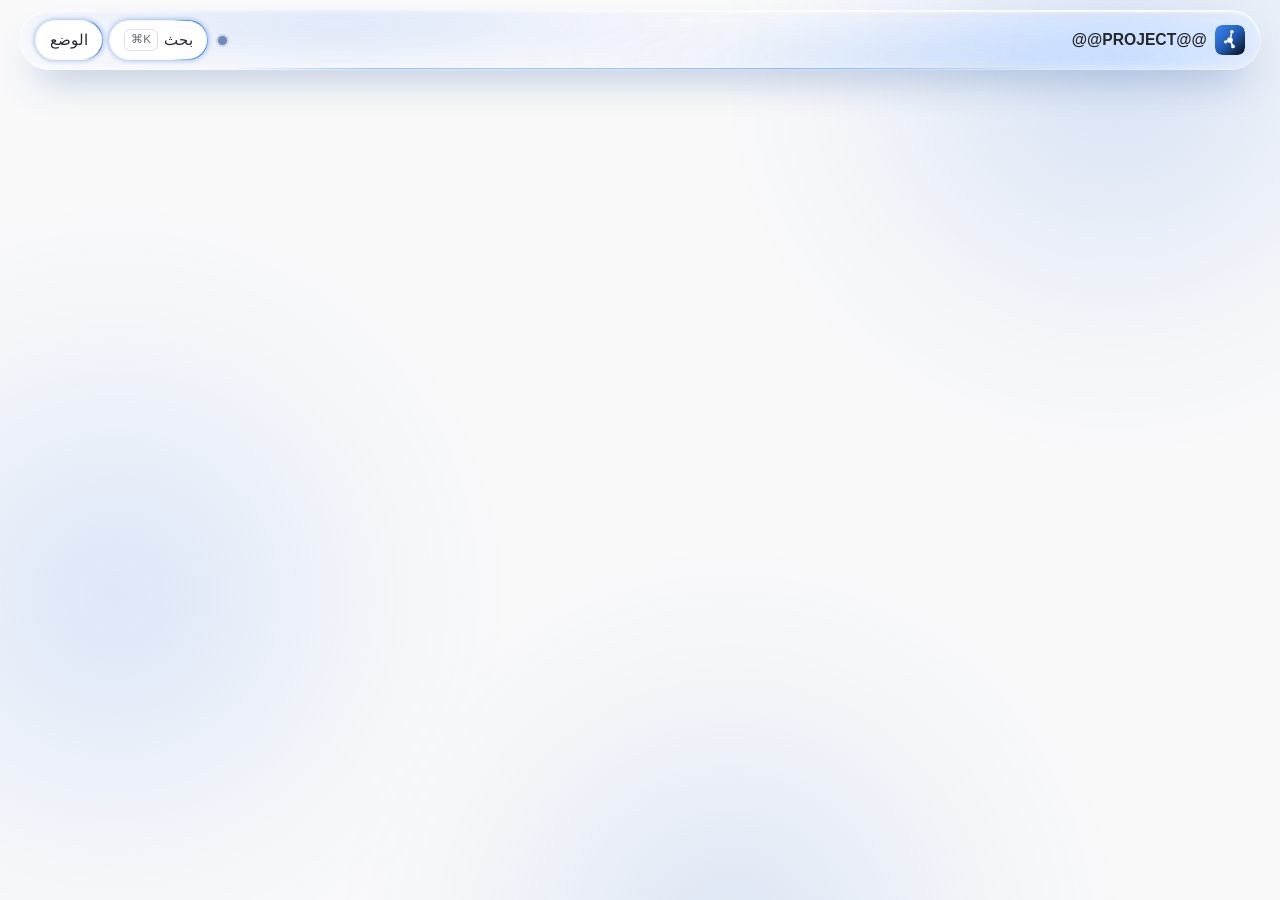
<file: forge/templates/office.html>
<!doctype html><html><head><meta charset=utf8><meta name=viewport content="width=device-width,initial-scale=1,viewport-fit=cover"><style>:root{color-scheme:light;box-sizing:border-box;padding-top:env(safe-area-inset-top,0px);padding-bottom:env(safe-area-inset-bottom,0px)}html{scroll-padding-top:env(safe-area-inset-top,0px)}body{margin:0;padding:0;font:14px -apple-system,BlinkMacSystemFont,sans-serif;background:#fff;color:#000}img{max-width:100%}[hidden]:not([hidden=until-found i]){display:none!important}</style><style>.brand .tx{max-width:min(20ch,24vw);overflow:hidden;text-overflow:ellipsis;white-space:nowrap}</style>
<style id="palette7">html[data-skin="glass"]{--bg:#F4F5F7;--bg2:#E3E6EB;--ink:#0B0C0E;--muted:#5C616A;--line:rgba(11,12,14,.10);--card:rgba(255,255,255,.52);--accent:#1F6FEB;--accent-fg:#1A5FD0;--accent-ink:#FFFFFF;--link:#1A5FD0;--sel:rgba(31,111,235,.10);--glow:#1F6FEB;--shine:#1F6FEB;--btnfill:#FFFFFF;--btntx:#0B0C0E;--ok:#0DAA5E;--wait:#868B94;--bad:#E5243B;--prog:#5C616A;--s1:#0B0C0E;--s2:#1F6FEB;--shd:rgba(11,12,14,.14)}@media (prefers-color-scheme:dark){html[data-skin="glass"]:not([data-theme="light"]){--bg:#0B0C0E;--bg2:#17191D;--ink:#F4F5F7;--muted:#9A9EA6;--line:rgba(244,245,247,.10);--card:rgba(255,255,255,.045);--accent:#2C6CE5;--accent-fg:#6EA2F8;--accent-ink:#FFFFFF;--link:#6EA2F8;--sel:rgba(59,130,246,.18);--glow:#3B82F6;--shine:#FFFFFF;--btnfill:#131418;--btntx:#F4F5F7;--ok:#2BF08C;--wait:#9A9EA6;--bad:#FF4D5E;--prog:#80858E;--s1:#F4F5F7;--s2:#3B82F6;--shd:rgba(0,0,0,.6)}}html[data-skin="glass"][data-theme="dark"]{--bg:#0B0C0E;--bg2:#17191D;--ink:#F4F5F7;--muted:#9A9EA6;--line:rgba(244,245,247,.10);--card:rgba(255,255,255,.045);--accent:#3B82F6;--accent-fg:#6EA2F8;--accent-ink:#FFFFFF;--link:#6EA2F8;--sel:rgba(59,130,246,.18);--glow:#3B82F6;--shine:#FFFFFF;--btnfill:#131418;--btntx:#F4F5F7;--ok:#2BF08C;--wait:#9A9EA6;--bad:#FF4D5E;--prog:#80858E;--s1:#F4F5F7;--s2:#3B82F6;--shd:rgba(0,0,0,.6)}html[data-skin="glass"]::before{opacity:.07!important}html[data-skin="glass"]::after{opacity:.04!important}html[data-skin="glass"] body::before{opacity:.05!important}html[data-skin="glass"] .s-ok,html[data-skin="glass"] .s-bad{text-shadow:0 0 9px color-mix(in srgb,currentColor 55%,transparent)}
html[data-skin="glass"] .pill.s-ok{color:var(--ok);background:color-mix(in srgb,var(--ok) 13%,transparent);box-shadow:0 0 12px -2px var(--ok),inset 0 0 0 1px color-mix(in srgb,var(--ok) 50%,transparent)}
html[data-skin="glass"] .pill.s-bad{color:var(--bad);background:color-mix(in srgb,var(--bad) 13%,transparent);box-shadow:0 0 12px -2px var(--bad),inset 0 0 0 1px color-mix(in srgb,var(--bad) 50%,transparent)}
html[data-skin="glass"] .cnt::before,html[data-skin="glass"] .dot2.f{box-shadow:0 0 9px 1px var(--ok)}
html[data-skin="glass"] .strip.act .lamp{box-shadow:0 0 14px 2px var(--ok)}
html[data-skin="glass"] .ctr.bad,html[data-skin="glass"] .ctw,html[data-skin="glass"] .cdn48.urg,html[data-skin="glass"] .cdn48.exp{box-shadow:0 0 12px -3px var(--bad)}
html[data-skin="glass"] [style*="var(--ok)"],html[data-skin="glass"] [style*="var(--bad)"]{filter:drop-shadow(0 0 5px currentColor)}
html[data-skin="glass"] [style*="var(--ok)"]{color:var(--ok)}html[data-skin="glass"] [style*="var(--bad)"]{color:var(--bad)}

/* ===== نسخة 7: كل أزرار المكتب (.sb) بزر نوفا المتوهّج. الحركة كما اعتُمدت: دوران الحلقة 10 ثوانٍ، الهالة بعكس الاتجاه بـ1.4 من المدة، لمعة تعبر بـ650ms ===== */
html[data-skin="glass"]{--ngb-bg:#101216;--ngb-ink:#F4F5F7;--ngb-a:#6EA2F8;--ngb-b:#3B82F6;--ngb-c:#1F4FB8;--ngb-sh:110,162,248;--ngb-dur:10s}
@media (prefers-color-scheme:light){html[data-skin="glass"]:not([data-theme="dark"]){--ngb-bg:#FFFFFF;--ngb-ink:#0B0C0E;--ngb-a:#1F6FEB;--ngb-b:#0F4CC0;--ngb-c:#9DBDF6;--ngb-sh:31,111,235}}
html[data-skin="glass"][data-theme="light"]{--ngb-bg:#FFFFFF;--ngb-ink:#0B0C0E;--ngb-a:#1F6FEB;--ngb-b:#0F4CC0;--ngb-c:#9DBDF6;--ngb-sh:31,111,235}
html[data-skin="glass"] button.sb.nvb{
  background:var(--ngb-bg)!important;color:var(--ngb-ink)!important;border:0!important;border-radius:999px;position:relative;isolation:isolate;overflow:hidden;
  box-shadow:inset 0 0 0 1px color-mix(in srgb,var(--ngb-ink) 14%,transparent),inset 0 1px 0 rgba(255,255,255,.10),0 8px 22px -12px rgba(var(--ngb-sh),.7)!important;
  transition:transform 220ms var(--motion-ease,cubic-bezier(.22,1,.36,1)),box-shadow 220ms linear!important;text-shadow:none}
html[data-skin="glass"] button.sb.nvb::before,html[data-skin="glass"] button.sb.nvb::after{content:none!important;display:none!important}
html[data-skin="glass"] button.sb.nvb:hover,html[data-skin="glass"] button.sb.nvb:focus-visible{transform:translateY(-1px) scale(1.02)}
html[data-skin="glass"] button.sb.nvb:active{transform:scale(.98)}
html[data-skin="glass"] button.sb.nvb:focus-visible{outline:2px solid var(--ngb-a);outline-offset:3px}
html[data-skin="glass"] button.sb.nvb.p,html[data-skin="glass"] button.sb.nvb[aria-current="page"],html[data-skin="glass"] button.sb.nvb[aria-pressed="true"]{
  background:color-mix(in srgb,var(--ngb-a) 24%,var(--ngb-bg))!important;box-shadow:inset 0 0 0 1px color-mix(in srgb,var(--ngb-a) 40%,transparent),inset 0 1px 0 rgba(255,255,255,.14),0 10px 26px -10px rgba(var(--ngb-sh),.85)!important}
.ngb-ring{position:absolute;inset:0;z-index:1;border-radius:inherit;padding:2px;overflow:hidden;pointer-events:none;opacity:.9;transition:opacity 220ms linear;
  -webkit-mask:linear-gradient(#000 0 0) content-box,linear-gradient(#000 0 0);-webkit-mask-composite:xor;mask:linear-gradient(#000 0 0) content-box exclude,linear-gradient(#000 0 0)}
.ngb-halo{position:absolute;inset:0;z-index:0;border-radius:inherit;overflow:hidden;pointer-events:none;opacity:.30;transition:opacity 220ms linear}
.ngb-ring .ngb-spin,.ngb-halo .ngb-spin{position:absolute;left:50%;top:50%;width:260%;aspect-ratio:1;translate:-50% -50%;animation:ngb-spin var(--ngb-dur,10s) linear infinite;
  background:conic-gradient(var(--ngb-c) 0deg,var(--ngb-a) 70deg,var(--ngb-b) 135deg,transparent 190deg,var(--ngb-c) 260deg,var(--ngb-a) 360deg)}
.ngb-halo .ngb-spin{filter:blur(14px);opacity:.85;animation-duration:calc(var(--ngb-dur,10s) * 1.4);animation-direction:reverse}
.ngb-shine{position:absolute;inset:2px;z-index:2;border-radius:inherit;pointer-events:none;opacity:.45;transform:translateX(-38%);
  background:linear-gradient(110deg,transparent,rgba(var(--ngb-sh),.05) 35%,rgba(var(--ngb-sh),.30) 50%,rgba(var(--ngb-sh),.05) 65%,transparent);
  transition:transform 650ms var(--motion-ease,cubic-bezier(.22,1,.36,1)),opacity 220ms linear}
[dir="rtl"] .ngb-shine{transform:translateX(38%)}
.nvb:hover .ngb-ring,.nvb:focus-visible .ngb-ring{opacity:1}
.nvb:hover .ngb-halo,.nvb:focus-visible .ngb-halo{opacity:.65}
.nvb:hover .ngb-shine,.nvb:focus-visible .ngb-shine{opacity:1;transform:translateX(38%)}
[dir="rtl"] .nvb:hover .ngb-shine,[dir="rtl"] .nvb:focus-visible .ngb-shine{transform:translateX(-38%)}
.ngb-label{position:relative;z-index:3;display:inline-flex;align-items:center;gap:6px;color:inherit}
/* الهالة للأساسي والحالي والتحويم فقط، حفاظًا على الأداء */

/* مبدّل الحلقة والهالة الدائم في الأزرار الأخرى */
@keyframes ngb-spin{to{rotate:360deg}}
html[data-motion="static"] .ngb-spin{animation:none!important}
@media (prefers-reduced-motion:reduce){.ngb-spin{animation:none!important}}

/* نوفا كما اعتُمدت أول مرة: دوران ثابت 10 ثوانٍ مستقل عن إعدادات لمعة الأزرار، والهالة للأساسي والحالي والتحويم */
button.sb.nvb:not(.p):not([aria-current="page"]):not([aria-pressed="true"]):not(:hover):not(:focus-visible) .ngb-halo{display:none}
/* نوفا المعتمدة من صفحة الاختيار (29 أكتوبر 2026): حافة 1px، قوس 52%، حلقة 30% ثم 100% عند التحويم، توهج 5% ثم 63%، هالة 13px بامتداد 4px، بلا لمعة، انتقال 450ms، ضغط 97%، والدوران يقوده المحرك أدناه */
html[data-skin="glass"] button.sb.nvb{box-shadow:inset 0 0 0 1px color-mix(in srgb,var(--ngb-ink) 14%,transparent),inset 0 1px 0 rgba(255,255,255,.10),0 8px 22px -12px rgba(var(--ngb-sh),.12)!important;transition:box-shadow 450ms linear,background 450ms linear,transform 180ms ease!important}
html[data-skin="glass"] button.sb.nvb.p,html[data-skin="glass"] button.sb.nvb[aria-current="page"],html[data-skin="glass"] button.sb.nvb[aria-pressed="true"]{box-shadow:inset 0 0 0 1px color-mix(in srgb,var(--ngb-a) 40%,transparent),inset 0 1px 0 rgba(255,255,255,.14),0 8px 22px -12px rgba(var(--ngb-sh),.3)!important}
html[data-skin="glass"] button.sb.nvb:hover,html[data-skin="glass"] button.sb.nvb:focus-visible{transform:none;box-shadow:inset 0 0 0 1px color-mix(in srgb,var(--ngb-ink) 14%,transparent),inset 0 1px 0 rgba(255,255,255,.10),0 10px 34px -8px rgba(var(--ngb-sh),.63)!important}
html[data-skin="glass"] button.sb.nvb,html[data-skin="glass"] button.sb.nvb:hover,html[data-skin="glass"] button.sb.nvb:focus-visible,html[data-skin="glass"] button.sb.nvb:active{transform:none!important}
html[data-skin="glass"] button.sb.nvb .ngb-label{transition:transform 180ms ease}
html[data-skin="glass"] button.sb.nvb:active .ngb-label{transform:scale(.94)}
html[data-skin="glass"] button.sb.nvb .ngb-ring{padding:1px;opacity:.3;transition:opacity 450ms linear}
html[data-skin="glass"] button.sb.nvb:hover .ngb-ring,html[data-skin="glass"] button.sb.nvb:focus-visible .ngb-ring{opacity:1}
html[data-skin="glass"] button.sb.nvb{overflow:visible!important;isolation:auto!important;z-index:auto!important}
html[data-skin="glass"] button.sb.nvb .ngb-halo{inset:-4px;padding:0;z-index:-1;overflow:hidden;filter:blur(13px);opacity:.05;transition:opacity 450ms linear;-webkit-mask:none;mask:none}
html[data-skin="glass"] button.sb.nvb .ngb-spin{animation:none!important;will-change:rotate;backface-visibility:hidden;background:conic-gradient(from 0deg,transparent 0,transparent 52%,var(--ngb-c) 62%,var(--ngb-a) 78%,var(--ngb-b) 88%,transparent 100%)}
html[data-skin="glass"] button.sb.nvb .ngb-halo .ngb-spin{inset:auto;left:50%;top:50%;width:260%;filter:none!important}
html[data-skin="glass"] button.sb.nvb:hover .ngb-halo,html[data-skin="glass"] button.sb.nvb:focus-visible .ngb-halo,html[data-skin="glass"] button.sb.nvb.nvh .ngb-halo{opacity:.63}
html[data-skin="glass"] button.sb.nvb.nvn,html[data-skin="glass"] button.sb.nvb.nvn *{transition:none!important}
html[data-skin="glass"] button.sb.nvb.nvh .ngb-ring{opacity:1}
html[data-skin="glass"] button.sb.nvb.nvh{box-shadow:inset 0 0 0 1px color-mix(in srgb,var(--ngb-ink) 14%,transparent),inset 0 1px 0 rgba(255,255,255,.10),0 10px 34px -8px rgba(var(--ngb-sh),.63)!important}
html[data-skin="glass"] button.sb.nvb .ngb-halo .ngb-spin{opacity:1}
html[data-skin="glass"] button.sb.nvb .ngb-shine{display:none}

/* ===== خلفية فاتحة جديدة: أزرق سماوي هادئ بدل الرمادي، وبطاقات بيضاء واضحة ===== */
html[data-skin="glass"][data-theme="light"]{--bg:#EEF3FB;--bg2:#DAE6F8;--muted:#4F5C75;--line:rgba(20,55,120,.14);--card:rgba(255,255,255,.72);--gfill:rgba(255,255,255,.66);--kbg:linear-gradient(135deg,#FFFFFF,#F1F6FF);--kbd:rgba(20,60,140,.17);--ksh:0 10px 24px -16px rgba(31,80,170,.38);--shd:rgba(31,80,170,.20);--rw:linear-gradient(135deg,#FFFFFF,#F1F6FF);--rwb:rgba(20,60,140,.15);--wait:#8590A6;--prog:#5B677F;--ok:#0A9D57;--bad:#DC2640;--hi:.9}
html[data-skin="glass"][data-theme="light"] body{background-image:radial-gradient(60% 45% at 90% -6%,rgba(31,111,235,.22),transparent 70%),radial-gradient(55% 40% at -4% 14%,rgba(110,162,248,.22),transparent 70%),linear-gradient(182deg,var(--bg),var(--bg2))!important;background-attachment:fixed}
@media (prefers-color-scheme:light){html[data-skin="glass"]:not([data-theme="dark"]){--bg:#EEF3FB;--bg2:#DAE6F8;--muted:#4F5C75;--line:rgba(20,55,120,.14);--card:rgba(255,255,255,.72);--gfill:rgba(255,255,255,.66);--kbg:linear-gradient(135deg,#FFFFFF,#F1F6FF);--kbd:rgba(20,60,140,.17);--ksh:0 10px 24px -16px rgba(31,80,170,.38);--shd:rgba(31,80,170,.20);--rw:linear-gradient(135deg,#FFFFFF,#F1F6FF);--rwb:rgba(20,60,140,.15);--wait:#8590A6;--prog:#5B677F;--ok:#0A9D57;--bad:#DC2640;--hi:.9}html[data-skin="glass"]:not([data-theme="dark"]) body{background-image:radial-gradient(60% 45% at 90% -6%,rgba(31,111,235,.22),transparent 70%),radial-gradient(55% 40% at -4% 14%,rgba(110,162,248,.22),transparent 70%),linear-gradient(182deg,var(--bg),var(--bg2))!important;background-attachment:fixed}}
/* بطاقات المؤشرات: حافة واحدة فقط، بلا خط داخلي ولا حلقة مزدوجة ولا مخطط عند التحويم */
html[data-skin="glass"] .kpi,html[data-skin="glass"] .kpi.key{box-shadow:var(--ksh)!important}
html[data-skin="glass"] .kpi:hover,html[data-skin="glass"] .kpi.key:hover{outline:none!important;border-color:color-mix(in srgb,var(--accent) 60%,transparent)!important}

/* ===== أيقونات أزرار الرأس في العرض الضيق: في منتصف الزر تمامًا (زر نوفا يلغي ::before للزر، فتُرسم الأيقونة على وسم النص) ===== */
@media (max-width:860px){
html[data-skin="glass"] .acts .sb.sm .ngb-label{width:100%;height:100%;display:flex;align-items:center;justify-content:center;gap:0;margin:0;padding:0}
html[data-skin="glass"] #sq .ngb-label::before,html[data-skin="glass"] #pr .ngb-label::before,html[data-skin="glass"] #edo .ngb-label::before{content:"";display:block;flex:none;width:18px;height:18px;background:currentColor;-webkit-mask:var(--ic) center/contain no-repeat;mask:var(--ic) center/contain no-repeat}
html[data-skin="glass"] #th .ngb-label svg{display:block;flex:none;width:18px;height:18px;margin:0}
html[data-skin="glass"] #th .ngb-label .tx{display:none}
html[data-skin="glass"] #edo .edc{position:absolute;top:-6px;inset-inline-end:-6px;z-index:4}
}
</style></head><body>
<!doctype html>
<html lang="ar" dir="rtl">
<head>
<meta charset="utf-8">
<meta name="viewport" content="width=device-width,initial-scale=1,viewport-fit=cover">
<title>@@TITLE@@</title>
<style>
/* التخطيط: رأس زجاجي بتنقل ستة أقسام، ومحتوى بطاقات مفتوحة، ولوحة استكشاف جانبية تفتح لكل عنصر يُضغط؛ ألوان وإعدادات «استوديو التصميم» المعتمدة  */
:root{--bg:#F9F9FA;--ink:#25272C;--muted:#666A71;--line:rgba(37,39,44,.14);--card:rgba(37,39,44,.035);--accent:#2F76E0;--accent-fg:#2F76E0;--accent-ink:#fff;--glow:#2F76E0;--shine:#88B4F6;--btnfill:#FFFFFF;--btntx:#25272C;--ok:#0F4596;--wait:#2F66B8;--bad:#176CEC;--prog:#538ADD;--s1:#3982F0;--s2:#4C8EF1;--dotn:60,80,120;--dotl:60,80,120;--doth:59,106,168;--dlo:.2;--dsp:30;--dR:150;--shd:rgba(47,92,160,.45);--hi:1;color-scheme:light;--font:"Cairo","Segoe UI",Tahoma,sans-serif}
@media (prefers-color-scheme:dark){:root:not([data-theme="light"]){--bg:#15191E;--ink:#F3F4F6;--muted:#819BC3;--line:rgba(255,255,255,.13);--card:rgba(243,244,246,.02);--accent:#0F5BCC;--accent-fg:#86B3F6;--accent-ink:#fff;--glow:#97BDF7;--shine:#FFFFFF;--btnfill:#0E1416;--btntx:#FFFFFF;--ok:#A6C7F8;--wait:#88B4F6;--bad:#83B1F6;--prog:#A3C5F8;--dotn:179,179,179;--dotl:255,255,255;--doth:89,120,130;--dlo:.1;--dsp:63;--dR:110;--shd:rgba(0,0,0,.45);--hi:.31;color-scheme:dark}}
:root[data-theme="dark"]{--bg:#15191E;--ink:#F3F4F6;--muted:#819BC3;--line:rgba(255,255,255,.13);--card:rgba(243,244,246,.02);--accent:#0F5BCC;--accent-fg:#86B3F6;--accent-ink:#fff;--glow:#97BDF7;--shine:#FFFFFF;--btnfill:#0E1416;--btntx:#FFFFFF;--ok:#A6C7F8;--wait:#88B4F6;--bad:#83B1F6;--prog:#A3C5F8;--dotn:179,179,179;--dotl:255,255,255;--doth:89,120,130;--dlo:.1;--dsp:63;--dR:110;--shd:rgba(0,0,0,.45);--hi:.31;color-scheme:dark}
*{box-sizing:border-box}
@property --ang{syntax:"<angle>";initial-value:0deg;inherits:false}
body{margin:0;background:linear-gradient(var(--bgang,160deg),var(--bg),var(--bg2,var(--bg))) fixed;color:var(--ink);font-family:var(--font);direction:rtl;line-height:1.7;font-size:14.5px;padding-left:max(16px,env(safe-area-inset-left,0px));padding-right:max(16px,env(safe-area-inset-right,0px));padding-block:0 60px}
button,input,select{font:inherit;color:inherit}
canvas#cg{position:fixed;inset:0;width:100%;height:100%;z-index:-1;pointer-events:none}
.wrap{max-width:1180px;margin:0 auto}
/* الزجاج G6 + لمعة S15 */
.gl{position:relative;overflow:hidden;isolation:isolate;border-radius:24px;
 background:linear-gradient(90deg,transparent,#83B1F6,#88B4F6,#84B2F6,#75A8F5,#94BCF7,transparent) 50% calc(100% - 1px)/66% var(--grimh,1.5px) no-repeat,var(--gfill,rgba(255,255,255,0));
 -webkit-backdrop-filter:blur(var(--gblur,2px)) saturate(var(--gsat,1.6));backdrop-filter:blur(var(--gblur,2px)) saturate(var(--gsat,1.6));backdrop-filter:url(#orf) blur(var(--gblur,2px)) saturate(var(--gsat,1.6));
 box-shadow:inset 0 0 0 1px rgba(255,255,255,.2),inset 0 2px 2px rgba(255,255,255,var(--hi)),inset 0 -3px 8px rgba(255,255,255,calc(var(--hi)*.35)),inset 5px 0 14px -6px rgba(255,255,255,calc(var(--hi)*.55)),0 22px 40px -18px var(--shd)}
.gl>*{position:relative;z-index:1}
.gl::before,.gl::after{content:"";position:absolute;z-index:-1;pointer-events:none;width:75%;height:100%;filter:blur(var(--gaub,25px));opacity:var(--gau,.3)}
.gl::before{left:-12%;top:-25%;background:radial-gradient(closest-side,color-mix(in srgb,var(--s1) 100%,transparent) 0%,color-mix(in srgb,var(--s1) 88%,transparent) 12%,color-mix(in srgb,var(--s1) 72%,transparent) 25%,color-mix(in srgb,var(--s1) 55%,transparent) 38%,color-mix(in srgb,var(--s1) 38%,transparent) 52%,color-mix(in srgb,var(--s1) 23%,transparent) 66%,color-mix(in srgb,var(--s1) 11%,transparent) 80%,color-mix(in srgb,var(--s1) 3%,transparent) 92%,color-mix(in srgb,var(--s1) 0%,transparent) 100%);animation:au1 calc(8s / var(--mspd,1)) ease-in-out infinite alternate}
.gl::after{right:-12%;bottom:-30%;background:radial-gradient(closest-side,color-mix(in srgb,var(--s2) 100%,transparent) 0%,color-mix(in srgb,var(--s2) 88%,transparent) 12%,color-mix(in srgb,var(--s2) 72%,transparent) 25%,color-mix(in srgb,var(--s2) 55%,transparent) 38%,color-mix(in srgb,var(--s2) 38%,transparent) 52%,color-mix(in srgb,var(--s2) 23%,transparent) 66%,color-mix(in srgb,var(--s2) 11%,transparent) 80%,color-mix(in srgb,var(--s2) 3%,transparent) 92%,color-mix(in srgb,var(--s2) 0%,transparent) 100%);animation:au2 calc(10.4s / var(--mspd,1)) ease-in-out infinite alternate}
@keyframes au1{to{transform:translate(70%,35%)}}@keyframes au2{to{transform:translate(-70%,-30%)}}@keyframes rot{to{--ang:360deg}}
/* أزرار كبسولة شيني */
.sb{position:relative;isolation:isolate;border:1px solid transparent;border-radius:999px;padding:5px 16px;cursor:pointer;color:var(--btntx);font-size:.95em;display:inline-flex;gap:6px;align-items:center;
 background:linear-gradient(var(--btnfill),var(--btnfill)) padding-box,conic-gradient(from var(--ang),transparent,color-mix(in srgb,var(--gl,var(--glow)) var(--shn,100%),transparent) 8%,color-mix(in srgb,var(--sh,var(--shine)) var(--shn,100%),transparent) 14%,color-mix(in srgb,var(--gl,var(--glow)) var(--shn,100%),transparent) 20%,transparent 30%) border-box;animation:rot var(--sbspd,2.8s) linear infinite;box-shadow:0 0 4px 1px color-mix(in srgb,var(--ha,var(--glow)) var(--sbglow,40%),transparent);transition:transform .2s}
.sb:hover{transform:translateY(-2px)}.sb[aria-current="page"]{--glow:var(--accent-fg)}
.sb[aria-current="page"]{background:linear-gradient(color-mix(in srgb,var(--accent) 35%,var(--btnfill)),color-mix(in srgb,var(--accent) 35%,var(--btnfill))) padding-box,conic-gradient(from var(--ang),transparent,color-mix(in srgb,var(--gl,var(--glow)) var(--shn,100%),transparent) 8%,color-mix(in srgb,var(--sh,var(--shine)) var(--shn,100%),transparent) 14%,color-mix(in srgb,var(--gl,var(--glow)) var(--shn,100%),transparent) 20%,transparent 30%) border-box}
.sb:focus-visible,.chip:focus-visible,input:focus-visible,[tabindex]:focus-visible{outline:3px solid var(--glow);outline-offset:2px}
header.top{position:sticky;top:env(safe-area-inset-top,0px);z-index:40;margin-top:12px}
.hd{padding:10px 14px;display:flex;gap:10px;align-items:center;flex-wrap:wrap}
.brand{font-weight:600;font-size:1.05em;display:flex;align-items:center;gap:8px;margin-inline-end:6px}
.brand i{width:12px;height:12px;border-radius:50%;background:var(--accent);box-shadow:0 0 14px var(--accent)}
nav{display:flex;gap:6px;flex-wrap:wrap;flex:1}
.gen{font-size:12px;color:var(--muted)}
main{padding-top:22px;display:grid;gap:20px}
h1{margin:0;font-weight:500;font-size:clamp(24px,5vw,34px);line-height:1.25}
h2{margin:0;font-weight:500;font-size:19px}
.sub{color:var(--muted);margin:2px 0 0}
.grid{display:grid;gap:12px}.g4{grid-template-columns:repeat(auto-fit,minmax(min(100%,200px),1fr))}.g6{grid-template-columns:repeat(auto-fit,minmax(min(100%,150px),1fr))}.g3{grid-template-columns:repeat(auto-fill,minmax(min(100%,300px),1fr))}.g2{grid-template-columns:repeat(auto-fit,minmax(min(100%,380px),1fr))}
.card{border:1px solid color-mix(in srgb,var(--ink) 6%,transparent);border-radius:18px;background:var(--card);padding:14px;min-width:0}
.hot{cursor:pointer;transition:border-color .2s,transform .2s}.hot:hover{border-color:color-mix(in srgb,var(--accent) 70%,transparent);transform:translateY(-2px)}
.num{font-size:34px;font-weight:500;line-height:1.1;font-variant-numeric:tabular-nums}
.lbl{color:var(--muted);font-size:13px}
.pill{display:inline-block;border-radius:999px;padding:0 10px;font-size:12px;border:1px solid currentColor;white-space:nowrap}
.s-ok{color:var(--ok)}.s-wait{color:var(--wait)}.s-bad{color:var(--bad)}.s-prog{color:var(--prog)}.s-mut{color:var(--muted)}
.row{display:flex;gap:10px;align-items:center;flex-wrap:wrap}.sp{flex:1}
.chip{border:1px solid var(--line);border-radius:30px;background:none;padding:3px 14px;cursor:pointer;font-size:13.5px}
.chip[aria-pressed="true"]{border-color:var(--accent-fg);background:color-mix(in srgb,var(--accent) 30%,transparent)}
input[type=search]{background:var(--card);border:1px solid var(--line);border-radius:30px;padding:5px 16px;min-width:200px}
.bar{height:8px;border-radius:99px;background:color-mix(in srgb,var(--ink) 10%,transparent);overflow:hidden}.bar i{display:block;height:100%;background:var(--accent);border-radius:99px;box-shadow:0 0 10px var(--accent)}
.mini{font-size:12.5px;color:var(--muted);margin:0}
.t{margin:0;font-weight:500}.cl2{display:-webkit-box;-webkit-line-clamp:2;-webkit-box-orient:vertical;overflow:hidden}.cl3{display:-webkit-box;-webkit-line-clamp:3;-webkit-box-orient:vertical;overflow:hidden}
.list{display:grid;gap:8px}
.lrow{display:flex;gap:10px;align-items:flex-start}.lrow b{flex:none;min-width:38px;direction:ltr;text-align:center;border:1px solid var(--line);border-radius:8px;font-weight:500;font-size:13px}
.kan{display:grid;grid-auto-flow:column;grid-auto-columns:minmax(260px,1fr);gap:12px;overflow-x:auto;padding-bottom:8px}
.col{display:grid;gap:8px;align-content:start}
.tile{aspect-ratio:1.4;border-radius:12px;border:1px solid var(--line);display:grid;place-items:center;font-size:11px;color:var(--muted);text-align:center;padding:6px;overflow:hidden;background:linear-gradient(135deg,color-mix(in srgb,var(--accent) 22%,transparent),transparent)}
/* لوحة الاستكشاف */
#dr{position:fixed;top:env(safe-area-inset-top,0px);bottom:0;left:0;width:min(460px,100%);z-index:60;transform:translateX(-105%);transition:transform calc(.35s / var(--mspd,1)) cubic-bezier(.2,.8,.2,1);padding:16px;display:flex;flex-direction:column;gap:10px;border-radius:0 24px 24px 0}
#dr.on{transform:none}
#dr .bc{font-size:12.5px;color:var(--muted);display:flex;gap:6px;flex-wrap:wrap}
#dr .bd{overflow:auto;flex:1;display:grid;gap:10px;align-content:start;padding-bottom:20px}
#dr pre{white-space:pre-wrap;font-family:inherit;margin:0;font-size:13.5px}
.kv{display:grid;gap:2px;border-bottom:1px solid var(--line);padding-bottom:8px}.kv span{font-size:12px;color:var(--muted)}
.toast{position:fixed;inset-inline:0;bottom:calc(20px + env(safe-area-inset-bottom,0px));display:flex;justify-content:center;pointer-events:none;z-index:80}
.toast span{background:var(--accent);color:var(--accent-ink);padding:8px 22px;border-radius:999px;opacity:0;transform:translateY(16px);transition:.3s}.toast.show span{opacity:1;transform:none}
.note{font-size:12.5px;color:var(--muted);border:1px dashed var(--line);border-radius:12px;padding:8px 12px}
@media (prefers-reduced-motion:reduce) and (min-width:901px){.gl::before,.gl::after,.sb{animation:none!important}#dr{transition:none}}
@media (max-width:640px){#dr{border-radius:0}.num{font-size:28px}}

/* ===== النسخة الجديدة: موقع مكتب الإدارة الجديد (تسعة أقسام) ===== */
:root{--link:#2F76E0;--sel:rgba(47,118,224,.14)}
:root[data-theme="dark"]{--link:#97BDF7;--sel:rgba(151,189,247,.16)}
@media (prefers-color-scheme:dark){:root:not([data-theme="light"]){--link:#97BDF7;--sel:rgba(151,189,247,.16)}}
html{scroll-padding-top:90px}
body{padding-block:0 110px}
/* الأزرار: تدور اللمعة عند الضغط والتحويم والحالي فقط، وتبقى الحلقة ثابتة في غيرها */
.sb{animation:none;--ang:35deg}
.sb:hover,.sb:focus-visible,.sb[aria-current="page"],.sb.p,.sb[aria-pressed="true"]{animation:rot var(--sbspd,2.8s) linear infinite}
.sb[aria-pressed="true"]{--glow:var(--accent-fg)}
.sb.sm{padding:3px 12px;font-size:.88em}
.sb.ic{padding:5px 10px}
button{cursor:pointer}
a{color:var(--link)}
/* الرأس والتنقل */
header.top{margin-top:max(10px,env(safe-area-inset-top,0px))}
.hd{padding:9px 14px;border-radius:999px}
.brand{white-space:nowrap}
nav#nav{display:flex;gap:6px;flex:1;justify-content:center;flex-wrap:nowrap;overflow:visible}
nav#nav .sb{white-space:nowrap}
.acts{display:flex;gap:6px;align-items:center}
.menu{position:fixed;z-index:70;min-width:200px;padding:8px;display:none;flex-direction:column;gap:6px;border-radius:22px;inset-inline-start:auto}
.menu.on{display:flex}
.menu .sb{justify-content:flex-start}
#bn{display:none}
@media (max-width:860px){
 .hd{border-radius:26px}
 nav#nav{display:none}
 #bn{display:flex;position:fixed;inset-inline:12px;bottom:calc(10px + env(safe-area-inset-bottom,0px));z-index:50;padding:8px 10px;border-radius:999px;gap:4px;justify-content:space-between}
 #bn .sb{padding:4px 6px;font-size:.84em;flex:1;justify-content:center;white-space:nowrap}
 .brand span.tx{font-size:.95em}
 .acts .sb kbd{display:none}
}
/* الأقسام */
.sechead{display:flex;gap:12px;align-items:flex-end;flex-wrap:wrap}
.sechead .sp{min-width:0}
.tabs{display:flex;gap:6px;flex-wrap:wrap}
.hero{padding:20px 22px;border-radius:26px}
.hero h2{font-size:21px}
.k{display:flex;flex-direction:column;gap:2px}
.kpi{cursor:pointer;text-align:start;border:1px solid color-mix(in srgb,var(--ink) 6%,transparent);border-radius:18px;background:var(--card);padding:12px 14px;transition:transform .2s,border-color .2s}
.kpi:hover{transform:translateY(-2px);border-color:color-mix(in srgb,var(--accent) 70%,transparent)}
.kpi .num{font-size:30px}
.ring{width:150px;height:150px;flex:none}
.ring circle{fill:none;stroke-width:15;transform:rotate(-90deg);transform-origin:50% 50%}
.legend{display:grid;gap:6px;font-size:13px}.legend i{display:inline-block;width:10px;height:10px;border-radius:50%;margin-inline-end:8px}
.dot2{width:9px;height:9px;border-radius:50%;background:var(--muted);display:inline-block;flex:none}
.dot2.f{background:var(--ok);box-shadow:0 0 0 0 var(--ok);animation:pu 2.4s ease-out infinite}
.dot2.m{background:var(--wait)}
@keyframes pu{0%{box-shadow:0 0 0 0 color-mix(in srgb,var(--ok) 60%,transparent)}100%{box-shadow:0 0 0 9px transparent}}
.mrow{display:flex;gap:10px;align-items:flex-start;width:100%;text-align:start;border:1px solid var(--line);border-radius:16px;background:none;padding:9px 12px}
.mrow:hover{border-color:var(--accent-fg)}
.mrow .tag{flex:none;border-radius:99px;border:1px solid currentColor;padding:0 9px;font-size:12px;white-space:nowrap}
.hbars{display:grid;gap:7px}.hb{display:grid;grid-template-columns:minmax(80px,150px) 1fr 34px;gap:10px;align-items:center;font-size:13px}
.hb .bar{height:9px}
.empc{display:flex;gap:10px;align-items:center;flex-wrap:wrap}
.fav-b{border:1px solid var(--line);border-radius:50%;width:34px;height:34px;background:none;display:grid;place-items:center;font-size:16px;flex:none}
.fav-b[aria-pressed="true"]{color:var(--wait);border-color:var(--wait)}
.c-top{display:flex;gap:8px;align-items:center}
.c-top b{font-weight:500}
.cnts{display:flex;gap:6px;flex-wrap:wrap;margin-top:8px}
.cnt{font-size:12px;border-radius:99px;padding:0 9px;border:1px solid var(--line);color:var(--muted)}
.cnt.o{color:var(--wait);border-color:currentColor}
/* مخطط العلاقات */
.gmap{display:grid;grid-template-columns:minmax(0,1fr) minmax(220px,300px);gap:14px;align-items:start}
@media (max-width:900px){.gmap{grid-template-columns:1fr}}
/* المرصد */
@keyframes pu2{0%{transform:scale(.9);opacity:.9}100%{transform:scale(1.35);opacity:0}}
/* المونتاج */
.ruler{display:grid;gap:6px}
.ruler input[type=range]{width:100%;accent-color:var(--accent-fg)}
.track{display:flex;gap:10px;overflow-x:auto;padding:4px 2px 12px;scroll-snap-type:x proximity}
.tc{flex:none;width:250px;scroll-snap-align:start;border:1px solid var(--line);border-radius:16px;padding:10px 12px;background:var(--card);display:grid;gap:6px;align-content:start}
.tc.pa{border-color:var(--link)}.tc.pb{border-color:var(--wait)}
.tc[draggable=true]{cursor:grab}
.slots{display:grid;grid-template-columns:1fr 1fr;gap:12px}
.slot{min-height:150px;border:1px dashed var(--line);border-radius:20px;padding:14px;display:grid;gap:8px;align-content:start}
.slot.over{border-color:var(--accent-fg);background:var(--sel)}
@media (max-width:640px){.slots{grid-template-columns:1fr}}
/* الاستوديو */
.strips{display:grid;grid-template-columns:repeat(auto-fill,minmax(150px,1fr));gap:10px}
.strip{border:1px solid var(--line);border-radius:18px;padding:10px;display:grid;gap:8px;justify-items:center;background:var(--card);text-align:center}
.strip.act{border-color:var(--link)}
.strip.off{opacity:.5}
.strip .gl2{font-size:30px;line-height:1}
.lamp{width:9px;height:9px;border-radius:50%;background:var(--muted)}.strip.act .lamp{background:var(--ok);box-shadow:0 0 10px var(--ok)}
.seg{display:inline-flex;border:1px solid var(--line);border-radius:99px;overflow:hidden}
.seg button{border:0;background:none;padding:2px 11px;font-size:12.5px;min-width:30px}
.seg button[aria-pressed="true"]{background:var(--accent);color:#fff}
table.mx{width:100%;border-collapse:collapse;font-size:13.5px}
table.mx th,table.mx td{text-align:start;padding:7px 8px;border-bottom:1px solid var(--line);vertical-align:top}
table.mx th{color:var(--muted);font-weight:400;font-size:12.5px}
.tg{font-size:11.5px;color:var(--muted)}

/* المكتبة */
.gal{display:grid;grid-template-columns:repeat(auto-fill,minmax(min(100%,190px),1fr));gap:12px}
.th{border:1px solid var(--line);border-radius:18px;overflow:hidden;background:var(--card);text-align:start;padding:0;display:block}
.th img{display:block;width:100%;aspect-ratio:1.35;object-fit:cover;background:color-mix(in srgb,var(--ink) 8%,transparent)}
.th span{display:block;padding:7px 10px;font-size:12px;color:var(--muted);direction:ltr;text-align:left;overflow:hidden;text-overflow:ellipsis;white-space:nowrap}
.cmp{position:relative;direction:ltr;border-radius:20px;overflow:hidden;aspect-ratio:1.8;border:1px solid var(--line);--r:.5;user-select:none;touch-action:pan-y}
.cmp img{position:absolute;inset:0;width:100%;height:100%;object-fit:cover}
.cmp .win{position:absolute;inset:0;overflow:hidden;transform:translateX(calc((var(--r) - 1)*100%));will-change:transform}
.cmp .win img{transform:translateX(calc((1 - var(--r))*100%))}
.cmp .hd2{position:absolute;top:0;bottom:0;left:calc(var(--r)*100%);width:2px;background:var(--shine);box-shadow:0 0 10px var(--link);pointer-events:none}
.cmp input{position:absolute;inset:0;width:100%;height:100%;opacity:0;cursor:ew-resize;margin:0}
/* الأوامر والتعميمات */
.circ{display:grid;gap:4px;text-align:start;width:100%;border:1px solid var(--line);border-radius:16px;background:none;padding:10px 12px}
.circ:hover{border-color:var(--accent-fg)}
.circ .n{font-weight:500;direction:ltr;unicode-bidi:isolate}
.kanw{display:grid;grid-auto-flow:column;grid-auto-columns:minmax(250px,1fr);gap:12px;overflow-x:auto;padding-bottom:10px}
.kc{display:grid;gap:8px;align-content:start}
.kc h3{margin:0;font-size:14px;font-weight:500;display:flex;gap:8px;align-items:center}
.tk{border:1px solid var(--line);border-radius:14px;padding:8px 11px;text-align:start;background:var(--card);width:100%;display:grid;gap:4px}
.tk:hover{border-color:var(--accent-fg)}
.more{justify-self:center}
/* مركز الصباح والأوامر */
.pal{position:fixed;inset:0;z-index:90;display:none;align-items:flex-start;justify-content:center;padding:max(70px,10vh) 14px 14px;background:rgba(5,8,14,.5)}
.pal.on{display:flex}
.pal .box{width:min(640px,100%);padding:14px;display:grid;gap:10px;border-radius:24px;max-height:76vh;overflow:hidden;grid-template-rows:auto 1fr}
.pal input{width:100%;min-width:0;font-size:16px}
.pal .res{overflow:auto;display:grid;gap:6px;align-content:start}
.pal .res button{text-align:start;border:1px solid transparent;border-radius:14px;background:none;padding:7px 10px;display:flex;gap:10px;align-items:center}
.pal .res button:hover,.pal .res button.on{border-color:var(--accent-fg);background:var(--sel)}
.pal .res small{color:var(--muted);flex:none}
kbd{font:inherit;font-size:11.5px;border:1px solid var(--line);border-radius:6px;padding:0 6px;color:var(--muted)}
/* وضع العرض */
body.pres .edit,body.pres .note{display:none!important}
body.pres{font-size:16.5px}
.pbadge{display:none;position:fixed;top:calc(74px + env(safe-area-inset-top,0px));inset-inline-start:16px;z-index:45;pointer-events:none}
body.pres .pbadge{display:block}
/* انتقال الصفحة: تحويل وشفافية فقط */
main.out{opacity:0;transform:translateY(8px);transition:opacity var(--ptr,140ms),transform var(--ptr,140ms)}
.rv{opacity:0;transform:translateY(14px);animation:rv calc(.5s / var(--mspd,1)) cubic-bezier(.2,.8,.2,1) forwards;animation-delay:calc(var(--i,0)*var(--stg,70ms))}
@keyframes rv{to{opacity:1;transform:none}}
html[data-motion="simple"] .rv{animation-duration:.2s;animation-delay:0s}
html[data-motion="static"] .rv,html[data-motion="static"] main.out{animation:none;opacity:1;transform:none;transition:none}
html[data-motion="static"] .gl::before,html[data-motion="static"] .gl::after,html[data-motion="static"] .sb,html[data-motion="static"] .dot2.f{animation:none!important}
@media (prefers-reduced-motion:reduce) and (min-width:901px){.rv,main.out{animation:none;opacity:1;transform:none;transition:none}.dot2.f{animation:none!important}.sb{animation:none!important}}
/* اللوحة الجانبية */
#dr{width:min(480px,100%)}
.stars{display:flex;gap:6px;align-items:center}
.scrim{position:fixed;inset:0;z-index:55;background:rgba(5,8,14,.35);opacity:0;pointer-events:none;transition:opacity .3s}
.scrim.on{opacity:1;pointer-events:auto}
.setrow{display:flex;gap:12px;align-items:center;justify-content:space-between;flex-wrap:wrap;padding:12px 0;border-bottom:1px solid var(--line)}
.setrow:last-child{border:0}
.empty{padding:26px;text-align:center;color:var(--muted)}
@media (max-width:640px){.hero{padding:16px}.ring{width:120px;height:120px}.hb{grid-template-columns:90px 1fr 30px}.strips{grid-template-columns:repeat(2,1fr)}}

/* تصحيحات الجولة 2 */
.wrap{max-width:1240px}
.hd{flex-wrap:nowrap;gap:8px;padding:8px 12px}
nav#nav{gap:4px;min-width:0}
nav#nav .sb{padding:4px 11px;font-size:.88em}
.acts{flex:none}
kbd{direction:ltr;unicode-bidi:isolate}
.row>input[type=search]{flex:1;min-width:min(100%,200px)}
.gl2,.zglyph{font-family:"Segoe UI Symbol","Noto Sans Symbols",var(--font)}
@media (max-width:860px){.hd{flex-wrap:wrap}.brand{flex:1}}

select{background:var(--card);color:var(--ink);border:1px solid var(--line);border-radius:30px;padding:5px 14px;max-width:100%;appearance:none;-webkit-appearance:none;background-image:url("data:image/svg+xml,%3Csvg xmlns='http://www.w3.org/2000/svg' viewBox='0 0 16 16'%3E%3Cpath d='m3 6 5 5 5-5' fill='none' stroke='%23888' stroke-width='2' stroke-linecap='round' stroke-linejoin='round'/%3E%3C/svg%3E");background-repeat:no-repeat;background-size:12px 12px;background-position:right 14px center;padding-inline-end:38px}
select:dir(rtl){background-position:left 14px center}
body.office-compact .card{padding:12px}body.office-compact .setrow{padding-block:7px}.office-order .row{flex-wrap:nowrap}.office-order .sb{min-width:36px}
select option{background:var(--bg);color:var(--ink)}
/* الأسطح الكبيرة: تغبيش بلا انكسار حفاظًا على وضوح النص */
#dr,.pal .box,.menu,#gpop{-webkit-backdrop-filter:blur(22px) saturate(1.5)!important;backdrop-filter:blur(22px) saturate(1.5)!important;background-color:color-mix(in srgb,var(--bg) 72%,transparent)!important}

@media (max-width:640px){.gnode text{font-size:15px!important;stroke-width:5px}.hd{flex-wrap:nowrap;padding:8px 10px}.brand{margin:0}.brand span.tx{font-size:.82em}.acts{gap:4px}.acts .sb.sm{padding:3px 9px;font-size:.84em}}

#th{display:inline-flex;gap:6px;align-items:center}

/* مخطط النيون: لوحة داكنة بالألوان نفسها في الوضعين الفاتح والداكن */
.stage{--gnf:#020303;--gns:#2A2C32;--gic:#D0E1FB;--ged:#0F57C2;--gbm:#FFFFFF;--ggl:#5997F3;--gbg:#090b0c;position:relative;border-radius:24px;overflow:hidden;touch-action:pan-y;background:linear-gradient(90deg,transparent,#83B1F6,#88B4F6,#84B2F6,#75A8F5,#94BCF7,transparent) 50% calc(100% - 1px)/66% var(--grimh,1.5px) no-repeat,var(--gbg)!important;-webkit-backdrop-filter:none!important;backdrop-filter:none!important}
.stage::before,.stage::after{display:none!important}
.stage svg{display:block;width:100%;height:auto}
.gedge{fill:none;stroke:var(--ged);stroke-linecap:round;stroke-linejoin:round;opacity:var(--o,.4);transition:opacity .3s}
.gedge.dim{opacity:.05}.gedge.hi{opacity:.95}
.gh{fill:none;stroke:var(--ggl);stroke-linecap:round;stroke-linejoin:round;opacity:var(--ghop,.1);pointer-events:none;transition:opacity .3s}.gh.dim{opacity:0}
.bm circle{fill:var(--gbm)}.bm .bh2{fill:var(--ggl)}
.gnode{cursor:grab;transition:opacity .3s;touch-action:none}
.gnode .nb{fill:var(--gnf);stroke:var(--gns);transition:fill .25s,stroke .25s}
.gnode.fr .nb{filter:drop-shadow(0 0 5px var(--ggl))}
.gnode:hover .nb,.gnode.sel .nb{fill:var(--gns);stroke:var(--ggl)}
.gnode .gi{fill:none;stroke:var(--gic);stroke-width:1.6;stroke-linecap:round;stroke-linejoin:round;pointer-events:none}
.gnode:hover .gi,.gnode.sel .gi{stroke:#fff}
.gnode.dim{opacity:.22}
.gnode .glb{fill:var(--gic);paint-order:stroke;stroke:var(--gbg);stroke-width:4px;stroke-linejoin:round;pointer-events:none}
.gnode:focus{outline:none}.gnode:focus-visible .nb{stroke:var(--ggl);stroke-width:3}
@media (max-width:640px){.gnode .glb{display:none;stroke-width:6px}.gnode.sel .glb,.gnode.lk .glb{display:block}}

/* زر إعدادات المخطط ونافذته الزجاجية */
.stage .gsetb{position:absolute;top:10px;inset-inline-start:10px;z-index:5;background:linear-gradient(var(--btnfill),var(--btnfill)) padding-box,conic-gradient(from var(--ang),transparent,color-mix(in srgb,var(--gl,var(--glow)) var(--shn,100%),transparent) 8%,color-mix(in srgb,var(--sh,var(--shine)) var(--shn,100%),transparent) 14%,color-mix(in srgb,var(--gl,var(--glow)) var(--shn,100%),transparent) 20%,transparent 30%) border-box}
#gpop{position:fixed;z-index:75;top:calc(84px + env(safe-area-inset-top,0px));inset-inline-end:16px;width:min(340px,calc(100vw - 24px));max-height:calc(100vh - 110px);display:none;flex-direction:column;gap:8px;padding:12px;border-radius:22px}
#gpop.on{display:flex}
#gpop .gph{flex:none}
#gpop .gpb{overflow:auto;display:grid;gap:8px;align-content:start;padding-inline-end:2px}
@media (max-width:640px){#gpop{top:auto;bottom:calc(8px + env(safe-area-inset-bottom,0px));inset-inline:8px;width:auto;max-height:68vh}}
.cg2{border:1px solid var(--line);border-radius:14px;padding:8px 10px;display:grid;gap:6px}
.cg2>summary{cursor:pointer;font-weight:500;font-size:13.5px}
.cr{display:grid;gap:8px;padding-top:6px}
.cl{display:grid;gap:3px;font-size:12.5px;color:var(--muted)}
.cl>span:first-child{display:flex;justify-content:space-between;gap:8px}
.cl output{color:var(--ink);font-variant-numeric:tabular-nums}
.cl input[type=range]{width:100%;accent-color:var(--accent-fg)}
.cl.cx{grid-template-columns:1fr auto;align-items:center}
.ci{display:flex;gap:6px;align-items:center}
.ci input[type=color]{width:34px;height:28px;padding:0;border:1px solid var(--line);border-radius:8px;background:none;cursor:pointer}
.ci input[type=text]{width:84px;background:var(--card);border:1px solid var(--line);border-radius:30px;padding:2px 10px;font-size:12px}
.ci input[type=range]{width:90px;accent-color:var(--accent-fg)}
.cl input[type=checkbox]{width:18px;height:18px;accent-color:var(--accent-fg);justify-self:start}
input[type=text]{background:var(--card);border:1px solid var(--line);border-radius:30px;padding:4px 14px;min-width:0}
.apd>summary{cursor:pointer}
.apd .cr{grid-template-columns:repeat(auto-fill,minmax(min(100%,260px),1fr));gap:10px 18px}
.apm{display:grid;gap:8px}
#gpop select{flex:1;min-width:0}#gpop input[type=text]{flex:1}#gpop .row .sb{flex:none}
.gnote{display:grid;gap:6px;padding:14px 18px}.gnote p{margin:0;font-size:.95em;line-height:1.8;color:var(--muted)}.gnote p b{color:var(--ink)}.gnote-h{display:flex;align-items:center;justify-content:space-between;gap:12px;flex-wrap:wrap}.gnote-h b{font-size:1.1em}
.tabs .sb[data-tab="graph"]{font-weight:700}
.stage .gsetb{white-space:nowrap;width:auto}.stage .gsetb svg{width:14px;height:14px;display:inline-block;flex:none}

/* قائمة المزيد: بطاقة زجاجية عائمة ثابتة في نافذة العرض */
.menu{box-shadow:inset 0 0 0 1px rgba(255,255,255,.2),inset 0 2px 2px rgba(255,255,255,var(--hi)),0 26px 56px -16px var(--shd),0 8px 18px -10px var(--shd);max-height:calc(100vh - 16px);overflow:auto}
.menu.on{animation:menuin calc(.22s / var(--mspd,1)) cubic-bezier(.2,.8,.2,1) both}
@keyframes menuin{from{opacity:0;transform:translateY(-6px) scale(.97)}to{opacity:1;transform:none}}
/* بطاقة الاستكشاف الزجاجية العائمة (بديل النافذة الجانبية) */
#dr{position:fixed;top:96px;left:24px;right:auto;bottom:auto;width:min(440px,calc(100vw - 16px));height:auto;max-height:min(680px,calc(100vh - 16px));padding:0;gap:0;border-radius:26px;z-index:60;opacity:0;visibility:hidden;pointer-events:none;transform:translateY(14px) scale(.96);transform-origin:50% 0;transition:opacity calc(.22s / var(--mspd,1)) ease,transform calc(.32s / var(--mspd,1)) cubic-bezier(.2,.8,.2,1),visibility 0s linear calc(.32s / var(--mspd,1));box-shadow:inset 0 0 0 1px rgba(255,255,255,.2),inset 0 2px 2px rgba(255,255,255,var(--hi)),inset 0 -3px 8px rgba(255,255,255,calc(var(--hi)*.35)),0 30px 64px -16px var(--shd),0 10px 22px -10px var(--shd)}
#dr.on{opacity:1;visibility:visible;pointer-events:auto;transform:none;transition:opacity calc(.22s / var(--mspd,1)) ease,transform calc(.32s / var(--mspd,1)) cubic-bezier(.2,.8,.2,1),visibility 0s}
#dr.drag{transition:none;user-select:none}
#dr .drh{display:flex;align-items:center;gap:6px;padding:10px 12px;cursor:grab;touch-action:none;user-select:none;flex:none;border-bottom:1px solid var(--line)}
#dr.drag .drh{cursor:grabbing}
#dr .drh:focus-visible{outline:2px solid var(--accent-fg);outline-offset:-2px;border-radius:20px}
#dr .drh .bc{flex:1;min-width:0;display:block;white-space:nowrap;overflow:hidden;text-overflow:ellipsis;text-align:start}
#dr .drh .grip{flex:none;width:14px;height:14px;opacity:.55;background:radial-gradient(circle,currentColor 1.3px,transparent 1.6px) 0 0/7px 7px;color:var(--muted)}
#dr .ib{flex:none;width:32px;height:32px;padding:0;justify-content:center;border-radius:50%}
#dr .ib svg{pointer-events:none}
#dr .ib[disabled]{opacity:.35;pointer-events:none}
#dr .bd{flex:1;min-height:0;padding:14px 16px 18px}
@media (max-width:640px){#dr{width:calc(100vw - 16px);border-radius:22px;max-height:72vh}}
@media (prefers-reduced-motion:reduce) and (min-width:901px){#dr,#dr.on{transition:none}.menu.on{animation:none}}
html[data-motion="static"] #dr,html[data-motion="static"] #dr.on{transition:none}html[data-motion="static"] .menu.on{animation:none}

/* ===== مكتبة الزجاج المضمّنة (تحت .xlib) ===== */
/* زر الزجاج: زر زجاجي بانكسار الحافة للمكتب (الواجهة فقط).
   المصدر الفكري: آلية «عدسة الحافة» العامة (خريطة إزاحة في مرشح SVG داخل backdrop-filter)؛ الكود كله مكتوب للمكتب.
   الرموز من رموز الهوية، والحركة من أوضاع الحركة (أوضاع data-motion).
   قاعدة الأداء: الحركة transform وopacity فقط؛ لا تحريك box-shadow ولا blur ولا background. */

.gb{
  --gb-h:72px; --gb-fs:20px; --gb-blur:2.5px;
  --gx:0; --gy:0; --gs:1; --gh:0; --gl:0;           /* يكتبها سكربت زر الزجاج أثناء التفاعل فقط */
  position:relative; display:inline-flex; align-items:stretch; justify-content:center;
  min-width:48px; min-height:48px; height:var(--gb-h); max-width:100%;
  padding:0; border:0; border-radius:var(--radius-pill); background:none;
  color:#F9F9FA;                                     /* ink الداكن: الزجاج داكن في الوضعين */
  font:700 var(--gb-fs)/1.25 var(--font-ui); letter-spacing:0; text-decoration:none;
  cursor:pointer; user-select:none; -webkit-tap-highlight-color:transparent; touch-action:manipulation;
}
.gb,.gb *{box-sizing:border-box}
.gb:focus-visible{outline:2px solid var(--cyan); outline-offset:5px}

/* ظل ثابت بطبقتين؛ يتبدّل ظهور الثانية بالشفافية وحدها */
.gb-shadow{position:absolute; inset:0; border-radius:inherit; pointer-events:none;
  box-shadow:0 10px 24px -10px rgba(13,14,16,.55),0 2px 4px rgba(13,14,16,.25); transition:opacity var(--motion-fast) var(--motion-ease)}
.gb-shadow::after{content:""; position:absolute; inset:0; border-radius:inherit;
  box-shadow:0 20px 36px -14px rgba(13,14,16,.62); opacity:0; transition:opacity var(--motion-fast) var(--motion-ease)}
.gb[data-hover] .gb-shadow::after{opacity:1}
.gb[data-pressed] .gb-shadow{opacity:.65}

.gb-face{
  position:relative; display:flex; align-items:center; justify-content:center; gap:var(--space-3);
  width:100%; padding:0 var(--space-6); border-radius:inherit;
}
/* لا transform في السكون (لا طبقة مركّبة دائمة)؛ يُفعَّل أثناء التفاعل فقط */
.gb[data-live] .gb-face{
  transform:perspective(900px) rotateX(calc(var(--gy) * -2.2deg)) rotateY(calc(var(--gx) * 3deg))
            translateY(calc(var(--gh) * -1px)) scale(var(--gs));
  will-change:transform;
}
.gb-glass{
  position:absolute; inset:0; border-radius:inherit;
  /* حواف أخف لتظهر العدسة، ووسط أثقل لتباين النص 4.5:1 (قيمة surface من الرموز؛ الوسط .68 يعطي 4.5:1 فأكثر فوق الأبيض) */
  background:var(--glass-sheen),
    linear-gradient(90deg,rgba(41,42,48,.30),rgba(41,42,48,.68) 24px,rgba(41,42,48,.68) calc(100% - 24px),rgba(41,42,48,.30));
  box-shadow:inset 0 0 0 1px var(--glass-border),var(--glass-edge);
  -webkit-backdrop-filter:blur(var(--gb-blur)) saturate(1.15); backdrop-filter:blur(var(--gb-blur)) saturate(1.15);
}
.gb-sheen{position:absolute; inset:0; border-radius:inherit; overflow:hidden; pointer-events:none}
.gb-sheen::before{content:""; position:absolute; inset:-40% -60%;
  background:linear-gradient(112deg,transparent 38%,rgba(249,249,250,.16) 47%,rgba(249,249,250,.30) 50%,transparent 60%);
  transform:translate3d(calc(var(--gx) * 16%),0,0); opacity:calc(var(--gl) * .9)}
.gb-rim{position:absolute; inset:0; border-radius:inherit; padding:1.25px; pointer-events:none; opacity:calc(.7 + var(--gl) * .3);
  background:conic-gradient(from 200deg,rgba(249,249,250,.85),rgba(249,249,250,.14) 26%,rgba(249,249,250,.04) 50%,rgba(181,205,242,.34) 72%,rgba(249,249,250,.85));
  -webkit-mask:linear-gradient(#000 0 0) content-box,linear-gradient(#000 0 0); -webkit-mask-composite:xor;
  mask:linear-gradient(#000 0 0) content-box exclude,linear-gradient(#000 0 0)}
.gb-label{position:relative; z-index:1; min-width:0; white-space:nowrap; overflow:hidden; text-overflow:ellipsis; pointer-events:none}
.gb-icon{position:relative; z-index:1; flex:none; width:24px; height:24px; pointer-events:none;
  fill:none; stroke:currentColor; stroke-width:1.8; stroke-linecap:round; stroke-linejoin:round}
.gb[aria-disabled="true"],.gb:disabled{cursor:not-allowed}
.gb[aria-disabled="true"] .gb-label,.gb:disabled .gb-label,.gb[aria-disabled="true"] .gb-icon,.gb:disabled .gb-icon{color:#C9D4E5; stroke:#C9D4E5}
.gb[aria-disabled="true"] .gb-glass,.gb:disabled .gb-glass{background:var(--glass-fill)}

@media(max-width:700px){.gb{--gb-h:56px; --gb-fs:16px} .gb-face{padding:0 var(--space-5)}}

/* الأوضاع الثلاثة: كامل (ميل وإضاءة وانكسار) · مبسّط (زجاج وضبابية بلا ميل ولا انكسار) · ثابت */
html[data-motion="simple"] .gb-face,html[data-motion="static"] .gb-face{transform:none}
html[data-motion="simple"] .gb-sheen,html[data-motion="static"] .gb-sheen{display:none}
html[data-motion="static"] .gb-shadow,html[data-motion="static"] .gb-shadow::after{transition:none}
@media(prefers-reduced-motion:reduce) and (min-width:901px){.gb-face{transform:none!important}.gb-sheen{display:none}.gb-shadow,.gb-shadow::after{transition:none}}

/* بدائل: لا شفافية، أو لا backdrop-filter، أو ألوان إجبارية */
@media(prefers-reduced-transparency:reduce){.gb-glass{background:#292A30; -webkit-backdrop-filter:none; backdrop-filter:none}}
@supports not ((backdrop-filter:blur(1px)) or (-webkit-backdrop-filter:blur(1px))){.gb-glass{background:#292A30}}
@media(forced-colors:active){.gb{border:2px solid ButtonText; color:ButtonText} .gb-shadow,.gb-sheen,.gb-rim{display:none} .gb-glass{background:Canvas; backdrop-filter:none}.gb:focus-visible{outline-color:Highlight}}
/* مكوّنات الزجاج الأولى: سبعة مكوّنات مساندة للمكتب.
   الرموز: رموز الهوية · الحركة: أوضاع الحركة (data-motion). القاعدة: transform وopacity وclip-path فقط، بلا WebGL، بلا مكتبات.
   المكوّنات: .gfb زر التوهّج السفلي · .ab شارة الحالة · .ir حلقة الأيقونة · .di تأكيد الحذف · .afb زر الدائرة والسهم · .gst زر النجوم · أثر المؤشر في سكربت مكوّنات الزجاج */

.gfb,.ab,.ir,.di,.afb,.gst{--gx-ink:#F9F9FA; box-sizing:border-box; font:700 16px/1.5 var(--font-ui); color:var(--gx-ink); letter-spacing:0}
.gfb *,.ab *,.ir *,.di *,.afb *,.gst *{box-sizing:border-box}
:is(.gfb,.di,.afb,.gst):focus-visible{outline:2px solid var(--cyan); outline-offset:4px}

/* ===== 1. زر التوهّج السفلي ===== */
.gfb{position:relative; isolation:isolate; display:inline-flex; align-items:center; justify-content:center; gap:var(--space-2); min-height:48px; padding:0 var(--space-5);
  border:0; border-radius:var(--radius-pill); overflow:hidden; text-decoration:none; cursor:pointer; background:var(--glass-sheen),linear-gradient(0deg,rgba(41,42,48,.78),rgba(41,42,48,.78));
  box-shadow:inset 0 0 0 1px var(--glass-border),var(--glass-edge),0 8px 20px -10px rgba(13,14,16,.55); touch-action:manipulation; -webkit-tap-highlight-color:transparent}
.gfb::before{content:""; position:absolute; z-index:-1; left:10%; right:10%; bottom:-70%; height:90%; border-radius:50%;
  background:radial-gradient(closest-side,var(--rose),transparent); opacity:.28; transform:translateY(0);
  transition:transform 420ms var(--motion-ease),opacity 420ms var(--motion-ease)}
.gfb:hover::before,.gfb:focus-visible::before{opacity:.75; transform:translateY(-45%)}
.gfb:active{transform:scale(.97)}
[dir="rtl"] .gfb svg{transform:scaleX(-1)}
.gfb svg{width:20px; height:20px; fill:none; stroke:currentColor; stroke-width:1.8; stroke-linecap:round; stroke-linejoin:round}

/* ===== 2. شارة الحالة (مرجع Activity Badge): نقطة بنبضة حلقة ===== */
.ab{display:inline-flex; align-items:center; gap:var(--space-2); font-weight:600; font-size:14px}
.ab-dot{position:relative; width:12px; height:12px; border-radius:50%; background:var(--ab-c,#18417E)}
.ab-dot::after{content:""; position:absolute; inset:0; border-radius:50%; background:var(--ab-c,#18417E); opacity:0; animation:ab-pulse 1800ms var(--motion-ease) infinite}
.ab[data-state="ok"]{--ab-c:#346FC7} .ab[data-state="warn"]{--ab-c:#88B4F6} .ab[data-state="bad"]{--ab-c:#5E99F2}
.ab[data-paused] .ab-dot::after{animation-play-state:paused}
@keyframes ab-pulse{0%{opacity:.7; transform:scale(1)}70%,100%{opacity:0; transform:scale(2.6)}}

/* ===== 3. حلقة الأيقونة (مرجع Icon WebGL Shader): تدرج مخروطي يدور بـtransform بدل WebGL ===== */
.ir{position:relative; display:inline-grid; place-items:center; width:var(--ir-size,88px); height:var(--ir-size,88px); border-radius:50%; color:var(--gx-ink)}
.ir-ring{position:absolute; inset:0; border-radius:50%; overflow:hidden; animation:ir-spin 9s linear infinite}
.ir-ring::before{content:""; position:absolute; inset:-50%; background:conic-gradient(from 0deg,rgba(249,249,250,.9),var(--lilac) 18%,rgba(41,42,48,.2) 40%,var(--rose) 62%,rgba(249,249,250,.9) 82%,var(--cyan) 94%,rgba(249,249,250,.9))}
.ir-body{position:absolute; inset:3px; border-radius:50%; background:linear-gradient(180deg,#263750,#1B1C20); box-shadow:inset 0 1px 4px rgba(249,249,250,.12),inset 0 -6px 12px rgba(0,0,0,.55)}
.ir svg{position:relative; width:36%; height:36%; fill:none; stroke:currentColor; stroke-width:1.8; stroke-linecap:round; stroke-linejoin:round}
.ir[data-paused] .ir-ring{animation-play-state:paused}
@keyframes ir-spin{to{transform:rotate(360deg)}}

/* ===== 4. تأكيد الحذف (مرجع Delete Interaction): ثلاث حالات، عدّ تنازلي 5 ثوانٍ للتراجع ===== */
.di{position:relative; isolation:isolate; display:inline-flex; align-items:center; justify-content:center; gap:var(--space-3); min-width:176px; min-height:52px; padding:0 var(--space-5);
  border:0; border-radius:var(--radius-pill); overflow:hidden; cursor:pointer; background:rgba(23,108,236,.92); color:#fff; box-shadow:0 8px 18px -10px rgba(13,14,16,.6); touch-action:manipulation}
.di-bar{position:absolute; inset:0; z-index:-1; background:rgba(0,0,0,.28); transform-origin:100% 50%; transform:scaleX(0)}
[dir="ltr"] .di-bar{transform-origin:0 50%}
.di[data-state="timer"]{background:#414348; color:var(--gx-ink)}
.di[data-state="timer"] .di-bar{background:rgba(249,249,250,.14); transform:scaleX(1); animation:di-count var(--di-s,5s) linear forwards}
.di[data-state="done"]{background:#1E375C; cursor:default}
.di-n{display:none; min-width:1.2em; text-align:center; font-variant-numeric:tabular-nums}
.di[data-state="timer"] .di-n{display:inline}
.di:active:not([data-state="done"]){transform:scale(.96)}
@keyframes di-count{from{transform:scaleX(1)}to{transform:scaleX(0)}}

/* ===== 5. زر الدائرة والسهم (مرجع Arrow Fill Button): تتسع الدائرة فتكشف طبقة النص المعكوس بـclip-path ===== */
.afb{--afb-bg:#3575D4; --afb-fill:#F9F9FA; --afb-fill-ink:#292A30; --afb-c:38px; --afb-pad:6px;
  position:relative; display:inline-flex; align-items:center; height:50px; padding-inline:var(--space-5) calc(var(--afb-c) + var(--afb-pad) + var(--space-4)); border-radius:var(--radius-pill);
  background:var(--afb-bg); color:#fff; text-decoration:none; overflow:hidden; white-space:nowrap; cursor:pointer; touch-action:manipulation}
.afb-cover{position:absolute; inset:0; display:flex; align-items:center; padding-inline:var(--space-5) calc(var(--afb-c) + var(--afb-pad) + var(--space-4)); background:var(--afb-fill); color:var(--afb-fill-ink); pointer-events:none;
  clip-path:circle(calc(var(--afb-c) / 2) at calc(100% - var(--afb-pad) - var(--afb-c) / 2) 50%); transition:clip-path 450ms var(--motion-ease)}
[dir="rtl"] .afb-cover{clip-path:circle(calc(var(--afb-c) / 2) at calc(var(--afb-pad) + var(--afb-c) / 2) 50%)}
.afb:hover .afb-cover,.afb:focus-visible .afb-cover{clip-path:circle(150% at 50% 50%)}
.afb-ic{position:absolute; inset-inline-end:var(--afb-pad); top:50%; width:var(--afb-c); height:var(--afb-c); margin-top:calc(var(--afb-c) / -2); display:grid; place-items:center; color:var(--afb-fill-ink); pointer-events:none}
.afb-ic svg{width:20px; height:20px; fill:none; stroke:currentColor; stroke-width:1.8; stroke-linecap:round; stroke-linejoin:round; transition:transform 450ms var(--motion-ease)}
[dir="rtl"] .afb-ic svg{transform:scaleX(-1)}
.afb:hover .afb-ic svg{transform:translateX(3px)} [dir="rtl"] .afb:hover .afb-ic svg{transform:scaleX(-1) translateX(3px)}

/* ===== 6. زر النجوم (مرجع Premium Shader Button): نجوم بالشفافية وحدها بدل WebGL ===== */
.gst{position:relative; isolation:isolate; display:inline-flex; align-items:center; justify-content:center; min-height:56px; padding:0 var(--space-7); border:0; border-radius:var(--radius-pill); overflow:hidden; cursor:pointer;
  background:radial-gradient(120% 160% at 85% 0%,rgba(181,205,242,.38),transparent 55%),#1B1C20; box-shadow:inset 0 0 0 1px rgba(249,249,250,.18),0 10px 26px -12px rgba(0,0,0,.6); touch-action:manipulation}
.gst-s{position:absolute; z-index:-1; width:3px; height:3px; border-radius:50%; background:#fff; opacity:0; inset-inline-start:var(--x); top:var(--y)}
.gst:hover .gst-s,.gst:focus-visible .gst-s{animation:gst-tw 1400ms ease-in-out var(--d) infinite}
.gst:active{transform:scale(.97)}
@keyframes gst-tw{0%,100%{opacity:.05}50%{opacity:.95}}

/* ===== أثر المؤشر ===== */
.mx-trail{position:fixed; inset:0; width:100vw; height:100vh; pointer-events:none; z-index:50}

/* ===== الأوضاع وبدائلها ===== */
html[data-motion="simple"] .ab-dot::after,html[data-motion="static"] .ab-dot::after,
html[data-motion="simple"] .ir-ring,html[data-motion="static"] .ir-ring,
html[data-motion="simple"] .gst-s,html[data-motion="static"] .gst-s{animation:none!important}
html[data-motion="static"] .gfb::before,html[data-motion="static"] .afb-cover,html[data-motion="static"] .afb-ic svg{transition:none!important}
html[data-motion="static"] .di[data-state="timer"] .di-bar{animation:none; transform:scaleX(1)}
html[data-motion="simple"] .gfb::before{transition:opacity 200ms linear}
@media(prefers-reduced-motion:reduce) and (min-width:901px){.ab-dot::after,.ir-ring,.gst-s{animation:none!important}.gfb::before,.afb-cover,.afb-ic svg{transition:none!important}.di[data-state="timer"] .di-bar{animation:none; transform:scaleX(1)}}
@media(prefers-reduced-transparency:reduce){.gfb{background:#292A30}}
@media(forced-colors:active){.gfb,.gst,.di,.afb{border:1px solid ButtonText; background:ButtonFace; color:ButtonText; box-shadow:none}.afb-cover{display:none}.ab-dot{background:CanvasText}.ir-ring{display:none}.ir{border:2px solid CanvasText}}
/* مكوّنات الزجاج الثانية: أربعة مكوّنات أزرار للمكتب.
   الرموز: رموز الهوية · الحركة: أوضاع الحركة (data-motion). القاعدة: transform وopacity وclip-path وrotate فقط، بلا WebGL، بلا مكتبات.
   المكوّنات: .ngb زر نوفا المتوهّج · .shb زر الشيدر مع طبقة .lqg (التدرج السائل) · .cta زر الدعوة إلى إجراء · .tt مبدّل المظهر */

.ngb,.shb,.cta,.tt{box-sizing:border-box; font:600 16px/1.5 var(--font-ui); letter-spacing:0}
.ngb *,.shb *,.cta *,.tt *{box-sizing:border-box}
:is(.ngb,.shb,.cta,.tt):focus-visible{outline:2px solid var(--cyan); outline-offset:4px}
.xlib[data-xt="light"] :is(.ngb,.shb,.cta,.tt):focus-visible{outline-color:var(--blue)}

/* ===== 1. زر نوفا المتوهّج .ngb (مرجع Nova Glow Button): حلقة مخروطية تدور بالدوران لا بتغيير زاوية التدرج ===== */
.ngb{--ngb-bg:#101216; --ngb-ink:#F4F5F7; --ngb-a:#6EA2F8; --ngb-b:#3B82F6; --ngb-c:#1F4FB8; --ngb-sh:110,162,248; --ngb-dur:10s;
  position:relative; isolation:isolate; display:inline-flex; align-items:center; justify-content:center; min-height:52px; min-width:136px; padding:0 var(--space-6);
  border:0; border-radius:var(--radius-pill); overflow:hidden; cursor:pointer; text-decoration:none; white-space:nowrap; background:var(--ngb-bg); color:var(--ngb-ink);
  box-shadow:inset 0 0 0 1px rgba(249,249,250,.14),inset 0 1px 0 rgba(255,255,255,.12),0 8px 22px -12px rgba(53,117,212,.7);
  transition:transform 220ms var(--motion-ease); touch-action:manipulation; -webkit-tap-highlight-color:transparent}
.xlib[data-xt="light"] .ngb{--ngb-bg:#FFFFFF; --ngb-ink:#0B0C0E; --ngb-a:#1F6FEB; --ngb-b:#0F4CC0; --ngb-c:#9DBDF6; --ngb-sh:31,111,235; box-shadow:inset 0 0 0 1px rgba(41,42,48,.14),0 8px 22px -12px rgba(53,117,212,.45)}
.ngb:hover,.ngb:focus-visible{transform:translateY(-1px) scale(1.02)}
.ngb:active{transform:scale(.98)}
.ngb-ring{position:absolute; inset:0; z-index:1; border-radius:inherit; padding:2px; overflow:hidden; pointer-events:none; opacity:.9; transition:opacity 220ms linear;
  -webkit-mask:linear-gradient(#000 0 0) content-box,linear-gradient(#000 0 0); -webkit-mask-composite:xor; mask:linear-gradient(#000 0 0) content-box exclude,linear-gradient(#000 0 0)}
.ngb-spin{position:absolute; left:50%; top:50%; width:260%; aspect-ratio:1; translate:-50% -50%; animation:ngb-spin var(--ngb-dur) linear infinite;
  background:conic-gradient(var(--ngb-c) 0deg,var(--ngb-a) 70deg,var(--ngb-b) 135deg,transparent 190deg,var(--ngb-c) 260deg,var(--ngb-a) 360deg)}
.ngb-halo{position:absolute; inset:0; z-index:0; border-radius:inherit; overflow:hidden; pointer-events:none; opacity:.30; transition:opacity 220ms linear}
.ngb-halo .ngb-spin{filter:blur(14px); opacity:.85; animation-duration:calc(var(--ngb-dur) * 1.4); animation-direction:reverse}
.ngb:hover .ngb-ring,.ngb:focus-visible .ngb-ring{opacity:1}
.ngb:hover .ngb-halo,.ngb:focus-visible .ngb-halo{opacity:.65}
.ngb-shine{position:absolute; inset:2px; z-index:2; border-radius:inherit; pointer-events:none; opacity:.45; transform:translateX(-38%);
  background:linear-gradient(110deg,transparent,rgba(var(--ngb-sh),.05) 35%,rgba(var(--ngb-sh),.30) 50%,rgba(var(--ngb-sh),.05) 65%,transparent);
  transition:transform 650ms var(--motion-ease),opacity 220ms linear}
[dir="rtl"] .ngb-shine{transform:translateX(38%)}
.ngb:hover .ngb-shine,.ngb:focus-visible .ngb-shine{opacity:1; transform:translateX(38%)}
[dir="rtl"] .ngb:hover .ngb-shine,[dir="rtl"] .ngb:focus-visible .ngb-shine{transform:translateX(-38%)}
.ngb-label{position:relative; z-index:3}
.ngb[data-paused] .ngb-spin{animation-play-state:paused}
@keyframes ngb-spin{to{rotate:360deg}}

/* ===== 2. طبقة التدرج السائل .lqg (مرجع Liquid Gradient): بقع لونية كبيرة تنجرف بالإزاحة والدوران وحدهما، بدل شيدر WebGL ===== */
.lqg{--lqg-1:#1B1C20; --lqg-2:#1E4682; --lqg-3:#3575D4; --lqg-4:#6C93CD; --lqg-5:#B6D1F9; --lqg-dur:16s;
  position:absolute; inset:0; z-index:0; overflow:hidden; pointer-events:none; background:var(--lqg-1); border-radius:inherit}
.lqg::before,.lqg::after{content:""; position:absolute; left:50%; top:50%; width:180%; aspect-ratio:1.6; translate:-50% -50%; border-radius:50%}
.lqg::before{background:
  radial-gradient(38% 45% at 28% 36%,var(--lqg-3),transparent 70%),
  radial-gradient(34% 40% at 72% 64%,var(--lqg-2),transparent 70%),
  radial-gradient(18% 26% at 56% 30%,var(--lqg-4),transparent 72%);
  animation:lqg-a var(--lqg-dur) ease-in-out infinite alternate}
.lqg::after{background:
  radial-gradient(30% 38% at 66% 38%,var(--lqg-3),transparent 70%),
  radial-gradient(14% 20% at 36% 70%,var(--lqg-5),transparent 72%),
  radial-gradient(34% 40% at 22% 62%,var(--lqg-2),transparent 70%);
  opacity:.8; animation:lqg-b calc(var(--lqg-dur) * 1.35) ease-in-out infinite alternate}
@keyframes lqg-a{from{transform:translate(-9%,-4%) rotate(-8deg) scale(1)}to{transform:translate(9%,5%) rotate(10deg) scale(1.12)}}
@keyframes lqg-b{from{transform:translate(8%,5%) rotate(12deg) scale(1.1)}to{transform:translate(-8%,-6%) rotate(-10deg) scale(.96)}}
.lqg[data-paused]::before,.lqg[data-paused]::after{animation-play-state:paused}

/* ===== 3. زر الشيدر .shb (مرجع Shader Button): طبقة .lqg خلف النص وسهم ينزلق عند المرور ===== */
.shb{--shb-ink:#FFFFFF;
  position:relative; isolation:isolate; display:inline-flex; align-items:center; justify-content:center; gap:var(--space-3); min-height:56px; padding:0 var(--space-7);
  border:0; border-radius:var(--radius-pill); overflow:hidden; cursor:pointer; text-decoration:none; white-space:nowrap; color:var(--shb-ink); font:600 18px/1.4 var(--font-ui);
  box-shadow:inset 0 0 0 2px rgba(255,255,255,.24),0 12px 28px -14px rgba(27,28,32,.8); transition:transform 240ms var(--motion-ease); touch-action:manipulation; -webkit-tap-highlight-color:transparent}
.shb::after{content:""; position:absolute; inset:0; z-index:1; border-radius:inherit; pointer-events:none;
  background:radial-gradient(70% 140% at 50% 50%,rgba(27,28,32,.5),rgba(27,28,32,.22) 70%,rgba(27,28,32,0))}   /* يضمن تباين النص ≥ 4.5 فوق أفتح بقعة */
.shb .lqg{transition:opacity 400ms var(--motion-ease)}
.shb:hover .lqg,.shb:focus-visible .lqg{opacity:.7}
.shb:active{transform:scale(.97)}
.shb-label,.shb-ic{position:relative; z-index:2}
.shb-ic{display:inline-grid; width:22px; height:22px; place-items:center; transition:transform 300ms var(--motion-ease)}
.shb-ic svg{width:100%; height:100%; fill:none; stroke:currentColor; stroke-width:1.9; stroke-linecap:round; stroke-linejoin:round}
[dir="rtl"] .shb-ic svg{transform:scaleX(-1)}
.shb:hover .shb-ic,.shb:focus-visible .shb-ic{transform:translateX(4px)}
[dir="rtl"] .shb:hover .shb-ic,[dir="rtl"] .shb:focus-visible .shb-ic{transform:translateX(-4px)}

/* ===== 4. زر الدعوة إلى إجراء .cta (مرجع CTA Action Button): تتسع الدائرة السوداء بـclip-path بدل تمديد العرض ===== */
.cta{--cta-bg:#F9F9FA; --cta-ink:#292A30; --cta-fill:#292A30; --cta-fill-ink:#FFFFFF; --cta-c:40px; --cta-pad:6px;
  position:relative; display:inline-flex; align-items:center; height:52px; padding-inline:var(--space-5) calc(var(--cta-c) + var(--cta-pad) + var(--space-4)); border-radius:var(--radius-pill);
  background:var(--cta-bg); color:var(--cta-ink); text-decoration:none; overflow:hidden; white-space:nowrap; cursor:pointer; font:600 17px/1.4 var(--font-ui);
  box-shadow:inset 0 0 0 1px rgba(41,42,48,.12),0 10px 24px -14px rgba(13,14,16,.7); touch-action:manipulation; -webkit-tap-highlight-color:transparent}
.cta-cover{position:absolute; inset:0; display:flex; align-items:center; padding-inline:var(--space-5) calc(var(--cta-c) + var(--cta-pad) + var(--space-4)); background:var(--cta-fill); color:var(--cta-fill-ink); pointer-events:none;
  clip-path:circle(calc(var(--cta-c) / 2) at calc(100% - var(--cta-pad) - var(--cta-c) / 2) 50%); transition:clip-path 500ms var(--motion-ease)}
[dir="rtl"] .cta-cover{clip-path:circle(calc(var(--cta-c) / 2) at calc(var(--cta-pad) + var(--cta-c) / 2) 50%)}
.cta:hover .cta-cover,.cta:focus-visible .cta-cover{clip-path:circle(150% at 50% 50%)}
.cta-ic{position:absolute; inset-inline-end:var(--cta-pad); top:50%; width:var(--cta-c); height:var(--cta-c); margin-top:calc(var(--cta-c) / -2); display:grid; place-items:center; color:#FFFFFF; pointer-events:none}
.cta-ic svg{width:18px; height:18px; fill:none; stroke:currentColor; stroke-width:2; stroke-linecap:round; stroke-linejoin:round; transition:transform 500ms var(--motion-ease)}
[dir="rtl"] .cta-ic svg{transform:scaleX(-1)}
.cta:hover .cta-ic svg,.cta:focus-visible .cta-ic svg{transform:rotate(-45deg)}
[dir="rtl"] .cta:hover .cta-ic svg,[dir="rtl"] .cta:focus-visible .cta-ic svg{transform:scaleX(-1) rotate(-45deg)}
.cta:active{transform:scale(.98)}

/* ===== 5. مبدّل المظهر .tt (مرجع Theme Toggle Button): يضبط html[data-theme] ويتذكر الاختيار ===== */
.tt{--tt-d:1; --tt-size:44px; --tt-ink:#F9F9FA; --tt-bg:rgba(41,42,48,.78); --tt-sun:#C0D7FA; --tt-moon:#B5CDF2;
  position:relative; display:inline-grid; place-items:center; width:var(--tt-size); height:var(--tt-size); padding:0; border:0; border-radius:50%; cursor:pointer; color:var(--tt-ink);
  background:var(--glass-sheen),var(--tt-bg); box-shadow:inset 0 0 0 1px var(--glass-border),var(--glass-edge); transition:transform 200ms var(--motion-ease); touch-action:manipulation; -webkit-tap-highlight-color:transparent}
[dir="rtl"] .tt{--tt-d:-1}
.xlib[data-xt="light"] .tt{--tt-ink:#292A30; --tt-bg:rgba(255,255,255,.92); --tt-sun:#4A83D9; --tt-moon:#3575D4; box-shadow:inset 0 0 0 1px rgba(41,42,48,.22)}
.tt:hover{transform:scale(1.08)} .tt:active{transform:scale(.94)}
.tt-i{position:absolute; inset:0; display:grid; place-items:center; transition:opacity 300ms var(--motion-ease),transform 400ms var(--motion-ease)}
.tt-i svg{width:55%; height:55%; fill:none; stroke:currentColor; stroke-width:1.9; stroke-linecap:round; stroke-linejoin:round}
.tt-sun{color:var(--tt-sun)} .tt-moon{color:var(--tt-moon)}
.tt[data-theme="dark"] .tt-sun,.tt.xlib[data-xt="light"] .tt-moon{opacity:0; transform:rotate(-70deg) scale(.5)}
.tt[data-theme="dark"] .tt-moon,.tt.xlib[data-xt="light"] .tt-sun{opacity:1; transform:none}
/* نوع المفتاح: data-type="switch". المقبض ::before والأيقونتان فوقه، وكلها تنزلق بالإزاحة وحدها */
.xlib[data-xt="light"] .tt[data-type="switch"]{--tt-bg:#C7D3E6}
.tt[data-type="switch"]{--tt-k:calc(var(--tt-size) * .72); --tt-x:calc(var(--tt-d) * var(--tt-size) * .86); width:calc(var(--tt-size) * 1.7); border-radius:var(--radius-pill)}
.tt[data-type="switch"]::before{content:""; position:absolute; top:50%; margin-top:calc(var(--tt-k) / -2); inset-inline-start:calc(var(--tt-size) * .14); width:var(--tt-k); height:var(--tt-k); border-radius:50%;
  background:#FFFFFF; box-shadow:0 1px 4px rgba(0,0,0,.28); transition:transform 320ms var(--motion-ease)}
.tt[data-type="switch"] .tt-i{inset:auto; top:50%; margin-top:calc(var(--tt-k) / -2); inset-inline-start:calc(var(--tt-size) * .14); width:var(--tt-k); height:var(--tt-k);
  transition:opacity 220ms linear,transform 320ms var(--motion-ease)}
.tt[data-type="switch"] .tt-i svg{width:62%; height:62%}
.tt[data-type="switch"] .tt-sun{--tt-sun:#4A83D9} .tt[data-type="switch"] .tt-moon{--tt-moon:#3575D4}
.tt[data-type="switch"].xlib[data-xt="light"]::before,.tt[data-type="switch"].xlib[data-xt="light"] .tt-i{transform:translateX(var(--tt-x))}
.tt[data-type="switch"][data-theme="dark"] .tt-i,.tt[data-type="switch"].xlib[data-xt="light"] .tt-i{transform:translateX(0)}
.tt[data-type="switch"].xlib[data-xt="light"] .tt-i{transform:translateX(var(--tt-x))}
.tt[data-type="switch"][data-theme="dark"] .tt-sun,.tt[data-type="switch"].xlib[data-xt="light"] .tt-moon{opacity:0}
.tt[data-type="switch"][data-theme="dark"] .tt-moon,.tt[data-type="switch"].xlib[data-xt="light"] .tt-sun{opacity:1}

/* ===== الأوضاع وبدائلها ===== */
html[data-motion="simple"] .ngb-spin,html[data-motion="simple"] .lqg::before,html[data-motion="simple"] .lqg::after{animation:none!important}
html[data-motion="simple"] .ngb-shine{transition:opacity 200ms linear}
html[data-motion="simple"] :is(.cta-cover,.cta-ic svg,.shb-ic,.tt-i),html[data-motion="simple"] .tt::before{transition-duration:180ms}
html[data-motion="static"] .ngb-spin,html[data-motion="static"] .lqg::before,html[data-motion="static"] .lqg::after{animation:none!important}
html[data-motion="static"] :is(.ngb,.ngb-ring,.ngb-halo,.ngb-shine,.shb,.shb .lqg,.shb-ic,.cta,.cta-cover,.cta-ic svg,.tt,.tt-i),html[data-motion="static"] .tt::before{transition:none!important}
@media(prefers-reduced-motion:reduce) and (min-width:901px){
  .ngb-spin,.lqg::before,.lqg::after{animation:none!important}
  .ngb,.ngb-ring,.ngb-halo,.ngb-shine,.shb,.shb .lqg,.shb-ic,.cta-cover,.cta-ic svg,.tt,.tt::before,.tt-i{transition:none!important}}
@media(prefers-reduced-transparency:reduce){.ngb-halo{display:none}.tt{background:var(--tt-bg)}}
@media(forced-colors:active){
  .ngb,.shb,.cta,.tt{border:1px solid ButtonText; background:ButtonFace; color:ButtonText; box-shadow:none}
  .ngb-ring,.ngb-halo,.ngb-shine,.lqg,.shb::after,.cta-cover{display:none}
  .cta-ic{color:ButtonText} .tt-i{color:ButtonText}}
/* الزر اللامع: نسخة CSS خالصة (بلا React ولا Framer) من زر لامع شائع.
   
   الاستعمال: <button class="shiny" type="button"><span>النص</span></button>. النص داخل span ضروري.
   التخصيص بمتغيرات على العنصر: --shiny-fill و--shiny-label و--shiny-accent و--shiny-accent-soft و--shiny-sweep (مدة الدوران) و--shiny-ease و--shiny-arc و--shiny-radius.
   يحترم prefers-reduced-motion فيتوقف الدوران واللمعان. */
@property --shiny-angle{syntax:"<angle>";initial-value:0deg;inherits:false}
@property --shiny-offset{syntax:"<angle>";initial-value:0deg;inherits:false}
@property --shiny-percent{syntax:"<percentage>";initial-value:5%;inherits:false}
@property --shiny-shine{syntax:"<color>";initial-value:white;inherits:false}

.shiny{
  --shiny-fill:#000;--shiny-label:#fff;--shiny-accent:#1165E4;--shiny-accent-soft:#86B3F6;
  --shiny-sweep:3s;--shiny-ease:.8s;--shiny-radius:32px;--shiny-inset:#1a1818;
  --shiny-percent:5%;--shiny-anim:shiny-angle linear infinite;--shiny-tr:var(--shiny-ease) cubic-bezier(.25,1,.5,1);
  isolation:isolate;position:relative;display:inline-flex;align-items:center;justify-content:center;overflow:hidden;cursor:pointer;outline-offset:4px;
  padding:1.25rem 2.5rem;font:500 1.125rem/1.2 inherit;font-family:inherit;border:1px solid transparent;border-radius:var(--shiny-radius);color:var(--shiny-label);
  background:linear-gradient(var(--shiny-fill),var(--shiny-fill)) padding-box,
    conic-gradient(from calc(var(--shiny-angle) - var(--shiny-offset)),transparent,var(--shiny-accent) var(--shiny-percent),var(--shiny-shine) calc(var(--shiny-percent) * 2),var(--shiny-accent) calc(var(--shiny-percent) * 3),transparent calc(var(--shiny-percent) * 4)) border-box;
  box-shadow:inset 0 0 0 1px var(--shiny-inset);transition:var(--shiny-tr);transition-property:--shiny-offset,--shiny-percent,--shiny-shine;
}
.shiny::before,.shiny::after,.shiny span::before{content:"";pointer-events:none;position:absolute;left:50%;top:50%;translate:-50% -50%;z-index:-1}
.shiny:active{translate:0 1px}
.shiny::before{--size:calc(100% - 6px);--pos:2px;--space:calc(var(--pos) * 2);width:var(--size);height:var(--size);
  background:radial-gradient(circle at var(--pos) var(--pos),#fff calc(var(--pos) / 4),transparent 0) padding-box;background-size:var(--space) var(--space);background-repeat:space;
  mask-image:conic-gradient(from calc(var(--shiny-angle) + 45deg),black,transparent 10% 90%,black);border-radius:inherit;opacity:.4}
.shiny::after{--shiny-anim:shiny-shimmer linear infinite;width:100%;aspect-ratio:1;background:linear-gradient(-50deg,transparent,var(--shiny-accent),transparent);mask-image:radial-gradient(circle at bottom,transparent 40%,black);opacity:.6}
.shiny span{z-index:1;display:inline-flex;align-items:center;justify-content:center;gap:8px}
.shiny span::before{--size:calc(100% + 1rem);width:var(--size);height:var(--size);box-shadow:inset 0 -1ex 2rem 4px var(--shiny-accent);opacity:0;transition:opacity var(--shiny-tr);animation:calc(var(--shiny-sweep) * 1.5) shiny-breathe linear infinite}
.shiny,.shiny::before,.shiny::after{animation:var(--shiny-anim) var(--shiny-sweep),var(--shiny-anim) calc(var(--shiny-sweep) / .4) reverse paused;animation-composition:add}
.shiny:is(:hover,:focus-visible){--shiny-percent:20%;--shiny-offset:95deg;--shiny-shine:var(--shiny-accent-soft)}
.shiny:is(:hover,:focus-visible),.shiny:is(:hover,:focus-visible)::before,.shiny:is(:hover,:focus-visible)::after{animation-play-state:running}
.shiny:is(:hover,:focus-visible) span::before{opacity:1}
@keyframes shiny-angle{to{--shiny-angle:360deg}}
@keyframes shiny-shimmer{to{rotate:360deg}}
@keyframes shiny-breathe{from,to{scale:1}50%{scale:1.2}}
@media (prefers-reduced-motion:reduce) and (min-width:901px){
  .shiny,.shiny::before,.shiny::after,.shiny span::before{animation:none!important}
  .shiny:is(:hover,:focus-visible) span::before{opacity:0}
  .shiny{transition:none}
}
/* ===== lib.css: لمعة الأزرار، أشكال زر الصفحة المفتوحة، النوافذ العائمة، ومكتبة الأنماط ===== */
/* لا CSS يحرّك اللمعة: المحرك في lib.js يكتب --ang بتسارع وتباطؤ */
.sb,.sb:hover,.sb:focus-visible,.sb[aria-current="page"],.sb.p,.sb[aria-pressed="true"]{animation:none!important}
nav#nav{position:relative}
.navind{display:none}

/* ---- أشكال زر الصفحة المفتوحة (الافتراضي aurora هو التنسيق القائم) ---- */
:is(html[data-cur="solid"],[data-v="solid"]) .sb[aria-current="page"]{background:linear-gradient(135deg,var(--accent),color-mix(in srgb,var(--accent) 55%,var(--glow)));color:var(--accent-ink);border-color:transparent;box-shadow:0 6px 18px -6px color-mix(in srgb,var(--accent) 75%,transparent),inset 0 1px 0 rgba(255,255,255,.35);background-origin:border-box;background-clip:border-box}
:is(html[data-cur="underline"],[data-v="underline"]) .sb[aria-current="page"]{background:linear-gradient(0deg,color-mix(in srgb,var(--glow) 26%,transparent),transparent 62%);box-shadow:none;border-color:transparent;color:var(--ink);font-weight:600;border-radius:10px 10px 999px 999px/14px 14px 999px 999px;background-origin:border-box;background-clip:border-box}
:is(html[data-cur="underline"],[data-v="underline"]) .sb[aria-current="page"]::after{content:"";position:absolute;inset-inline:6%;bottom:0;height:3px;border-radius:3px;background:linear-gradient(90deg,transparent,var(--glow),var(--accent),var(--glow),transparent);box-shadow:0 0 14px 1px var(--glow);animation:ulb 2.4s ease-in-out infinite alternate;transform-origin:center}
@keyframes ulb{from{transform:scaleX(.55);opacity:.65}to{transform:scaleX(1);opacity:1}}
:is(html[data-cur="dot"],[data-v="dot"]) .sb[aria-current="page"]{background:color-mix(in srgb,var(--accent) 16%,var(--btnfill));border-color:color-mix(in srgb,var(--glow) 45%,transparent);box-shadow:none;padding-inline-start:27px!important}
:is(html[data-cur="dot"],[data-v="dot"]) .sb[aria-current="page"]::before,:is(html[data-cur="dot"],[data-v="dot"]) .sb[aria-current="page"]::after{content:"";position:absolute;inset-inline-start:12px;top:50%;width:8px;height:8px;margin-top:-4px;border-radius:50%;background:var(--glow)}
:is(html[data-cur="dot"],[data-v="dot"]) .sb[aria-current="page"]::after{background:none;border:2px solid var(--glow);animation:dotp 1.9s ease-out infinite}
@keyframes dotp{0%{transform:scale(1);opacity:.8}100%{transform:scale(2.8);opacity:0}}
:is(html[data-cur="raised"],[data-v="raised"]) .sb[aria-current="page"]{background:linear-gradient(180deg,color-mix(in srgb,var(--ink) 22%,transparent),color-mix(in srgb,var(--ink) 6%,transparent));border-color:color-mix(in srgb,var(--ink) 38%,transparent);color:var(--btntx);transform:translateY(-1px);box-shadow:inset 0 1px 1px color-mix(in srgb,#fff 80%,transparent),inset 0 -2px 6px color-mix(in srgb,#fff 25%,transparent),0 10px 22px -8px var(--shd),0 2px 4px rgba(0,0,0,.14);-webkit-backdrop-filter:blur(8px);backdrop-filter:blur(8px);background-origin:border-box;background-clip:border-box}
:is(html[data-cur="slide"],[data-v="slide"]) .sb[aria-current="page"]{background:transparent;box-shadow:none;border-color:transparent;font-weight:600;color:var(--ink)}
:is(html[data-cur="slide"],[data-v="slide"]) .navind{display:block;position:absolute;z-index:0;border-radius:999px;pointer-events:none;background:linear-gradient(135deg,color-mix(in srgb,var(--accent) 38%,var(--btnfill)),color-mix(in srgb,var(--glow) 24%,var(--btnfill)));border:1px solid color-mix(in srgb,var(--glow) 60%,transparent);box-shadow:0 0 16px -4px var(--glow),inset 0 1px 0 rgba(255,255,255,.3);transition:left .5s cubic-bezier(.3,1.35,.4,1),width .5s cubic-bezier(.3,1.35,.4,1),top .3s,height .3s}
:is(html[data-cur="halo"],[data-v="halo"]) .sb[aria-current="page"]{background:radial-gradient(ellipse 72% 90% at 50% 100%,color-mix(in srgb,var(--glow) 78%,transparent),color-mix(in srgb,var(--glow) 22%,transparent) 55%,transparent 100%);border-color:transparent;box-shadow:0 10px 18px -8px var(--glow);color:var(--ink);font-weight:600;text-shadow:0 0 12px color-mix(in srgb,var(--glow) 55%,transparent);background-origin:border-box;background-clip:border-box}
:is(html[data-cur="outline"],[data-v="outline"]) .sb[aria-current="page"]{background:transparent;border:1.5px solid var(--glow);color:color-mix(in srgb,var(--glow) 55%,var(--ink));font-weight:600;box-shadow:0 0 0 3px var(--bg),0 0 0 4.5px color-mix(in srgb,var(--glow) 55%,transparent)}
:is(html[data-cur="spectrum"],[data-v="spectrum"]) .sb[aria-current="page"]{background:linear-gradient(color-mix(in srgb,var(--btnfill) 86%,var(--accent)),color-mix(in srgb,var(--btnfill) 86%,var(--accent))) padding-box,linear-gradient(90deg,#83B1F6,#88B4F6,#84B2F6,#75A8F5,#94BCF7) border-box;box-shadow:0 0 14px -2px color-mix(in srgb,var(--glow) 45%,transparent)}
@media (prefers-reduced-motion:reduce) and (min-width:901px){.sb[aria-current="page"]::after{animation:none!important}.navind{transition:none!important}}
html[data-motion="static"] .sb[aria-current="page"]::after,html[data-motion="static"] .navind{animation:none!important;transition:none!important}

/* ---- بطاقات اختيار شكل الزر ---- */
.curg{display:grid;grid-template-columns:repeat(auto-fill,minmax(min(100%,290px),1fr));gap:12px}
.cd{display:grid;gap:10px;border:1px solid var(--line);border-radius:18px;padding:12px;background:var(--card)}
.cdn{position:relative;display:flex;gap:6px;justify-content:center;padding:10px;border-radius:999px;background:color-mix(in srgb,var(--ink) 5%,transparent)}
.cdt{display:grid;gap:2px}.cdt b{font-weight:500}
/* ---- المعرض ---- */
.lbg{display:grid;grid-template-columns:repeat(auto-fill,minmax(min(100%,300px),1fr));gap:12px}
.lbi{border:1px solid color-mix(in srgb,var(--ink) 8%,transparent);border-radius:16px;padding:12px;display:grid;gap:8px;align-content:start;background:var(--card)}
.lbh{display:grid;gap:2px}.lbh b{font-weight:500}
.lbd{min-height:96px;border-radius:14px;padding:16px;display:flex;flex-wrap:wrap;gap:12px;align-items:center;justify-content:center;background:color-mix(in srgb,var(--ink) 4%,transparent)}
.lbd.xstage{background:radial-gradient(60% 90% at 12% 15%,#79ABF5,transparent 62%),radial-gradient(55% 80% at 90% 20%,#5A97F3,transparent 62%),radial-gradient(70% 90% at 50% 110%,#679FF4,transparent 66%),#1F2024}
.lbd .ab,.lbd .di{color:#F9F9FA}
.xlib[data-xt="light"] .ab{color:#292A30}
.xlib[data-xt="light"] .afb,.xlib[data-xt="light"] .di{color:#fff}
/* ---- الزجاج ---- */
.gzg{display:grid;grid-template-columns:repeat(auto-fill,minmax(min(100%,330px),1fr));gap:14px}
.gzc{border:1px solid color-mix(in srgb,var(--ink) 8%,transparent);border-radius:18px;background:var(--card);padding:14px;display:grid;gap:8px;align-content:start;min-width:0}
.gzs{--zink:#fff;position:relative;border-radius:16px;overflow:hidden;min-height:214px;display:grid;place-items:center;padding:22px;isolation:isolate}
.gzs[data-scene="vivid"]{background:radial-gradient(60% 80% at 12% 18%,#79ABF5,transparent 62%),radial-gradient(55% 70% at 88% 22%,#5A97F3,transparent 62%),radial-gradient(70% 90% at 50% 105%,#679FF4,transparent 66%),#1F2024}
.gzs[data-scene="dark"]{background:radial-gradient(50% 60% at 80% 20%,rgba(15,91,204,.75),transparent 60%),radial-gradient(40% 50% at 15% 85%,rgba(15,87,194,.55),transparent 60%),#090b0c}
.gzs[data-scene="light"]{--zink:#25272C;background:radial-gradient(55% 70% at 15% 20%,#B8D2FA,transparent 62%),radial-gradient(55% 70% at 85% 80%,#97BDF7,transparent 62%),#F5F6F8}
.gzs[data-scene="photo"]{background:conic-gradient(from 20deg at 32% 40%,#A6C7F8,#ABCAF9,#A6C7F8,#C3D9FA,#ABCAF9,#A6C7F8)}
.gzs::before{content:"";position:absolute;inset:0;z-index:-1;background:repeating-linear-gradient(90deg,rgba(255,255,255,.34) 0 2px,transparent 2px 22px),repeating-linear-gradient(0deg,rgba(0,0,0,.14) 0 2px,transparent 2px 22px);-webkit-mask-image:radial-gradient(circle at 50% 50%,#000 25%,transparent 90%);mask-image:radial-gradient(circle at 50% 50%,#000 25%,transparent 90%)}
.gzs::after{content:"";position:absolute;z-index:-1;width:96px;height:96px;border-radius:50%;inset-inline-start:9%;top:12%;background:linear-gradient(135deg,rgba(255,255,255,.7),rgba(255,255,255,0))}
.gzp{position:relative;width:min(100%,300px);padding:14px 16px;color:var(--zink)}
.gzm{display:grid;gap:7px}.gzm b{font-weight:600}.gzm>span{font-size:12.5px;opacity:.92}
.gz-brand{color:#F9F9FA;background:linear-gradient(135deg,rgba(249,249,250,.16),rgba(249,249,250,.04) 42%,rgba(181,205,242,.06)),rgba(41,42,48,var(--zfa));border:1px solid rgba(249,249,250,var(--zba));border-radius:var(--zrd);box-shadow:inset 0 1px 0 rgba(255,255,255,var(--zhi)),inset 0 -1px 0 rgba(255,255,255,.06),0 24px 60px rgba(13,14,16,var(--zsh));-webkit-backdrop-filter:blur(var(--zbl)) saturate(var(--zsa));backdrop-filter:blur(var(--zbl)) saturate(var(--zsa))}
.gz-office{color:#1E1F23;background:rgba(255,255,255,var(--zfa));border:1px solid rgba(255,255,255,var(--zba));border-radius:var(--zrd);box-shadow:0 10px 40px rgba(53,117,212,var(--zsh));-webkit-backdrop-filter:blur(var(--zbl)) saturate(var(--zsa));backdrop-filter:blur(var(--zbl)) saturate(var(--zsa))}
.gzs[data-xt="dark"] .gz-office{color:#F9F9FA;background:rgba(41,42,48,var(--zfa));border-color:rgba(181,205,242,calc(var(--zba) * .25));box-shadow:0 10px 40px rgba(0,0,0,calc(var(--zsh) * 4))}
.gz-flat{background:rgba(255,255,255,var(--zfa));border:1px solid rgba(255,255,255,var(--zba));border-radius:var(--zrd);-webkit-backdrop-filter:blur(var(--zbl));backdrop-filter:blur(var(--zbl))}
.gz-liquid{background:rgba(255,255,255,var(--zfa));border:1px solid rgba(255,255,255,var(--zba));border-radius:var(--zrd);box-shadow:inset 0 0 0 1px rgba(255,255,255,calc(var(--zhi) * .5)),inset 0 8px 18px rgba(255,255,255,calc(var(--zhi) * .7)),inset 0 -10px 20px rgba(0,0,0,.14),0 22px 44px -14px rgba(0,0,0,var(--zsh));-webkit-backdrop-filter:blur(var(--zbl)) saturate(var(--zsa));backdrop-filter:blur(var(--zbl)) saturate(var(--zsa));backdrop-filter:blur(var(--zbl)) saturate(var(--zsa)) url(#gzf)}
.gz-frost{background:rgba(255,255,255,var(--zfa));border:1px solid rgba(255,255,255,var(--zba));border-radius:var(--zrd);box-shadow:inset 0 1px 0 rgba(255,255,255,var(--zhi)),0 18px 40px rgba(37,38,43,var(--zsh));-webkit-backdrop-filter:blur(var(--zbl)) saturate(var(--zsa));backdrop-filter:blur(var(--zbl)) saturate(var(--zsa))}
.gz-light{color:#25272C;background:linear-gradient(180deg,rgba(255,255,255,calc(var(--zfa) + .18)),rgba(255,255,255,calc(var(--zfa) - .2)));border:1px solid rgba(255,255,255,var(--zba));border-radius:var(--zrd);box-shadow:inset 0 1px 0 rgba(255,255,255,var(--zhi)),0 12px 40px rgba(47,92,160,var(--zsh));-webkit-backdrop-filter:blur(var(--zbl)) saturate(var(--zsa));backdrop-filter:blur(var(--zbl)) saturate(var(--zsa))}
/* ---- الخطوط ---- */
.fcg{display:grid;grid-template-columns:repeat(auto-fill,minmax(min(100%,340px),1fr));gap:14px}
.fc{border:1px solid color-mix(in srgb,var(--ink) 8%,transparent);border-radius:18px;background:var(--card);padding:14px;display:grid;gap:8px;align-content:start;min-width:0}
.fc.on{border-color:color-mix(in srgb,var(--glow) 70%,transparent)}
.fcn,.fch2,.fcs,.fcn2,.fcw,.fcu *{font-family:var(--ff),"Cairo",sans-serif}
.fcn{font-size:19px;font-weight:600}
.fch2{font-size:30px;font-weight:600;line-height:1.4}
.fcs{line-height:1.8}
.fcn2{font-size:16px;color:var(--muted)}
.fcw{display:flex;gap:12px;flex-wrap:wrap;font-size:15px}
.fcu{gap:8px}.fcu input{flex:1;min-width:90px;border:1px solid var(--line);border-radius:10px;background:none;padding:4px 10px}
/* ---- النوافذ العائمة: مقابض تغيير الحجم والسحب ---- */
.gl>.fwg{position:absolute;bottom:5px;width:24px;height:24px;z-index:6;touch-action:none;opacity:.55;transition:opacity .2s}
.gl>.fwg:hover{opacity:1}
.gl>.fwg[data-s="r"]{right:5px;cursor:nwse-resize;background:linear-gradient(135deg,transparent 54%,var(--muted) 54% 60%,transparent 60% 72%,var(--muted) 72% 78%,transparent 78%)}
.gl>.fwg[data-s="l"]{left:5px;cursor:nesw-resize;background:linear-gradient(225deg,transparent 54%,var(--muted) 54% 60%,transparent 60% 72%,var(--muted) 72% 78%,transparent 78%)}
#gpop .gph{cursor:grab;touch-action:none;user-select:none}
#gpop.drag,#gpop.drag .gph{cursor:grabbing;user-select:none}
#gpop .gpb{min-height:0;flex:1}
#gpop .gph:focus-visible{outline:2px solid var(--glow);outline-offset:2px;border-radius:14px}
#dr .bd{padding-bottom:34px}
#gpop .gpb{padding-bottom:26px}
/* ---- متغيرات هوية الزجاج لعناصر المكتبة المضمّنة ---- */
.xlib{--blue:#3575D4;--lilac:#B5CDF2;--rose:#B6D1F9;--cyan:#85AEEB;--font-ui:var(--font,"Cairo",Tahoma,sans-serif);--radius-pill:999px;--motion-fast:160ms;--motion-normal:240ms;--motion-ease:cubic-bezier(.22,1,.36,1);--space-1:4px;--space-2:8px;--space-3:12px;--space-4:16px;--space-5:24px;--space-6:32px;--space-7:48px;--glass-fill:rgba(41,42,48,.46);--glass-fill-strong:rgba(41,42,48,.64);--glass-sheen:linear-gradient(135deg,rgba(249,249,250,.16),rgba(249,249,250,.04) 42%,rgba(181,205,242,.06));--glass-border:rgba(249,249,250,.24);--glass-edge:inset 0 1px 0 rgba(255,255,255,.30),inset 0 -1px 0 rgba(255,255,255,.06);--glass-shadow:0 24px 60px rgba(13,14,16,.42);--glass-blur:24px;--glass-sat:150%;--glass-radius:28px;--glass-radius-s:20px}
.xlib[data-xt="light"]{--glass-fill:rgba(255,255,255,.55);--glass-fill-strong:rgba(255,255,255,.75);--glass-sheen:linear-gradient(135deg,rgba(255,255,255,.7),rgba(255,255,255,.2) 42%,rgba(181,205,242,.12));--glass-border:rgba(255,255,255,.7);--glass-edge:inset 0 1px 0 rgba(255,255,255,.9),inset 0 -1px 0 rgba(53,117,212,.08);--glass-shadow:0 18px 44px rgba(53,117,212,.18)}
.xlib :is(.gb,.gfb,.afb,.cta,.gst,.ngb,.shb,.tt,.di){font-family:var(--font-ui)}
/* المؤشر المنزلق خلف الأزرار، والأزرار فوقه */
nav#nav .sb,#bn .sb,.cdn .sb{position:relative;z-index:1}
.navind{z-index:0!important}
.cd>.sb{justify-self:start;min-width:150px;justify-content:center;text-align:center}
/* منع تمدد الشبكات خارج عرض الشاشة */
#main>*,.fcg,.gzg,.lbg,.curg{min-width:0;max-width:100%}
.fc *,.gzc *{min-width:0}
.fch2,.fcs,.fcn2{overflow-wrap:anywhere}
/* ===== مزايا الموقع الأول: الدفعة الأولى ===== */
:root{--layA:.16}
@media (prefers-color-scheme:dark){:root:not([data-theme="light"]){--layA:.3}}
:root[data-theme="dark"]{--layA:.3}
/* 10) طبقات الخلفية */
#lyr{position:fixed;inset:0;z-index:-1;pointer-events:none;overflow:hidden}
#lyr i{position:absolute;width:62vmax;height:62vmax;border-radius:50%;will-change:transform;background:radial-gradient(closest-side,color-mix(in srgb,var(--lc) calc(var(--layA)*100%),transparent),transparent)}
#lyr i:nth-child(1){--lc:var(--l1);inset-inline-start:-18vmax;top:-26vmax}
#lyr i:nth-child(2){--lc:var(--l2);inset-inline-end:-22vmax;top:22vh}
#lyr i:nth-child(3){--lc:var(--l3);inset-inline-start:12vw;bottom:-34vmax}
html{--l1:var(--glow);--l2:var(--s2);--l3:var(--prog)}
html[data-sec="command"]{--l1:var(--glow);--l2:var(--s1);--l3:var(--prog)}
html[data-sec="room"]{--l1:var(--prog);--l2:var(--glow);--l3:var(--s2)}
html[data-sec="team"]{--l1:var(--s1);--l2:var(--s2);--l3:var(--glow)}
html[data-sec="library"]{--l1:var(--wait);--l2:var(--prog);--l3:var(--s2)}
html[data-sec="project"]{--l1:var(--bad);--l2:var(--glow);--l3:var(--wait)}
html[data-sec="comms"]{--l1:var(--s2);--l2:var(--s1);--l3:var(--prog)}
html[data-sec="studio"]{--l1:var(--accent-fg);--l2:var(--s1);--l3:var(--bad)}
html[data-sec="fav"]{--l1:var(--wait);--l2:var(--glow);--l3:var(--s1)}
html[data-sec="settings"]{--l1:var(--muted);--l2:var(--glow);--l3:var(--s2)}
.sechead{position:relative;isolation:isolate;padding:10px 14px;border-radius:22px}
.sechead::before{content:"";position:absolute;inset:0;z-index:-1;border-radius:inherit;background:linear-gradient(270deg,color-mix(in srgb,var(--l1) 14%,transparent),color-mix(in srgb,var(--l2) 6%,transparent) 55%,transparent)}
.sechead::after{content:"";position:absolute;inset:0;z-index:-1;border-radius:inherit;opacity:.2;pointer-events:none;-webkit-mask-image:linear-gradient(to right,#000,transparent 70%);mask-image:linear-gradient(to right,#000,transparent 70%);background:repeating-radial-gradient(circle at 8% 130%,var(--l1) 0 2px,transparent 2px 16px)}
html[data-sec="room"] .sechead::after{background:repeating-linear-gradient(135deg,var(--l1) 0 2px,transparent 2px 14px)}
html[data-sec="team"] .sechead::after{background:radial-gradient(var(--l1) 1.6px,transparent 2.2px) 0 0/16px 16px}
html[data-sec="library"] .sechead::after{background:repeating-linear-gradient(90deg,var(--l1) 0 3px,transparent 3px 12px)}
html[data-sec="project"] .sechead::after{background:linear-gradient(var(--l1) 1px,transparent 1px) 0 0/18px 18px,linear-gradient(90deg,var(--l1) 1px,transparent 1px) 0 0/18px 18px}
html[data-sec="comms"] .sechead::after{background:repeating-radial-gradient(ellipse at 0 50%,var(--l1) 0 2px,transparent 2px 13px)}
html[data-sec="studio"] .sechead::after{background:conic-gradient(from 200deg at 12% 130%,var(--l1),transparent 28%,var(--l2) 40%,transparent 62%)}
html[data-sec="fav"] .sechead::after,html[data-sec="settings"] .sechead::after{background:repeating-linear-gradient(0deg,var(--l1) 0 1px,transparent 1px 10px)}
html[data-motion="simple"] .sechead::after,html[data-motion="static"] .sechead::after{display:none}
/* 9) انتقال الصفحة: تمدد الكتل ثم تتابع المحتوى */
@keyframes blk{0%{opacity:0;transform:scale(.97,.86)}55%{opacity:1}100%{opacity:1;transform:none}}
@keyframes cin{from{opacity:0;transform:translateY(7px)}to{opacity:1;transform:none}}
html[data-motion="full"] .rv{transform-origin:50% 0;animation-name:blk;animation-duration:calc(.6s / var(--mspd,1))}
html[data-motion="full"] .rv>:is(.row,.list,.grid,.hbars,p,.cr,.mrow,.cnts,.cmp,.seg,.tabs,.gal,.curg,.lbg){animation:cin calc(.45s / var(--mspd,1)) cubic-bezier(.2,.8,.2,1) both;animation-delay:calc(var(--i,0)*var(--stg,70ms) + .22s)}
@media (prefers-reduced-motion:reduce) and (min-width:901px){html[data-motion="full"] .rv,html[data-motion="full"] .rv>*{animation:none!important;opacity:1;transform:none}}
/* 1) طبقة التعديل */
#edm,#edb,#tour{position:fixed;z-index:90;display:none;border-radius:18px;padding:8px;-webkit-backdrop-filter:blur(22px) saturate(1.5);backdrop-filter:blur(22px) saturate(1.5);background-color:color-mix(in srgb,var(--bg) 78%,transparent)!important}
#edm.on,#edb.on,#tour.on{display:flex;flex-direction:column;gap:4px}
#edm{min-width:210px}
#edm button{display:block;width:100%;text-align:start;background:none;border:0;border-radius:10px;padding:7px 10px;cursor:pointer;color:var(--ink)}
#edm button:hover,#edm button:focus-visible{background:color-mix(in srgb,var(--accent-fg) 16%,transparent);outline:none}
#edm button:disabled{opacity:.45;cursor:default}
#edm hr{border:0;border-top:1px solid var(--line);margin:3px 0;width:100%}
.edmh{font-size:12px;color:var(--muted);padding:4px 10px 6px;max-width:260px;overflow:hidden;text-overflow:ellipsis;white-space:nowrap}
#edb{width:min(320px,calc(100vw - 16px));padding:12px;gap:8px}
.edbh{display:flex;gap:8px;align-items:center;justify-content:space-between}
.edbh b{font-weight:500;min-width:0;overflow:hidden;text-overflow:ellipsis;white-space:nowrap}
#edb textarea,.edbox{width:100%;background:color-mix(in srgb,var(--bg) 60%,transparent);color:var(--ink);border:1px solid var(--line);border-radius:12px;padding:8px 10px;font:inherit;resize:vertical}
#edb textarea:focus-visible,.edbox:focus-visible{outline:2px solid var(--accent-fg);outline-offset:1px}
.edopt{display:grid;gap:2px;text-align:start;background:var(--card);border:1px solid var(--line);border-radius:12px;padding:8px 10px;cursor:pointer;color:var(--ink)}
.edopt:hover{border-color:var(--accent-fg)}.edopt b{font-weight:500;color:var(--accent-fg)}.edopt span{font-size:13px}
.ed-t{outline:2px solid var(--accent-fg)!important;outline-offset:2px}
.ed-has{outline:1.5px dashed var(--accent-fg);outline-offset:2px}
#edo .edc{padding:0 7px;margin-inline-start:4px;font-size:11px;font-variant-numeric:tabular-nums}
body.pres #edo{display:none}
#edl{position:fixed;z-index:76;top:calc(84px + env(safe-area-inset-top,0px));inset-inline-start:16px;width:min(380px,calc(100vw - 24px));max-height:calc(100vh - 110px);display:none;flex-direction:column;gap:8px;padding:12px;border-radius:22px;-webkit-backdrop-filter:blur(22px) saturate(1.5)!important;backdrop-filter:blur(22px) saturate(1.5)!important;background-color:color-mix(in srgb,var(--bg) 72%,transparent)!important}
#edl.on{display:flex}
#edl .edh{display:flex;align-items:center;gap:8px;cursor:grab;touch-action:none;user-select:none;flex:none}
#edl.drag,#edl.drag .edh{cursor:grabbing;user-select:none}
#edl .edh:focus-visible{outline:2px solid var(--glow);outline-offset:2px;border-radius:14px}
#edl .gpb{min-height:0;flex:1;overflow:auto;display:grid;gap:8px;align-content:start;padding-bottom:26px;padding-inline-end:2px}
#edl .ib{flex:none;width:30px;height:30px;padding:0;justify-content:center;border-radius:50%}
.edg{font-size:12px;color:var(--muted);letter-spacing:.02em;padding-top:4px}
.edi{display:grid;gap:5px;border:1px solid var(--line);border-radius:14px;padding:8px 10px;background:var(--card)}
.edit2{display:flex;gap:8px;justify-content:space-between;align-items:center}.edit2 b{font-weight:500;min-width:0}
/* 4) مركز الصباح */
.cdn48{flex:none;font-size:12px;font-variant-numeric:tabular-nums;border:1px solid var(--line);border-radius:99px;padding:0 9px;color:var(--wait);white-space:nowrap;margin-inline-start:auto}
.cdn48.urg{color:var(--bad);border-color:currentColor}.cdn48.exp{color:var(--bad);border-color:currentColor;font-weight:600}
.fol{flex:none;font-size:12px;border-radius:99px;padding:0 10px;background:color-mix(in srgb,var(--accent-fg) 16%,transparent);color:var(--accent-fg);border:1px solid color-mix(in srgb,var(--accent-fg) 45%,transparent);cursor:pointer;white-space:nowrap}
.fol:hover,.fol:focus-visible{background:color-mix(in srgb,var(--accent-fg) 30%,transparent);outline:none}
.mrow .cl2{flex:1;min-width:0}
.lv{margin-inline-end:6px}
/* 5) الجولة */
#tour{width:min(330px,calc(100vw - 16px));padding:14px;gap:8px;z-index:95}
#tour p{margin:0;font-size:13.5px}
#tring{position:fixed;z-index:94;display:none;pointer-events:none;border-radius:18px;box-shadow:0 0 0 2px var(--glow),0 0 0 9999px color-mix(in srgb,#000 38%,transparent),0 0 24px var(--glow);transition:left .3s,top .3s,width .3s,height .3s}
#tring.on{display:block}
html[data-motion="static"] #tring{transition:none}
/* 6) المقارنة */
.cmt output{font-variant-numeric:tabular-nums}
.cmp input:focus-visible{outline:3px solid var(--accent-fg);outline-offset:-3px;border-radius:20px}
/* 7) صور المصممين */
.ass{position:relative;display:inline-grid;flex:none;width:var(--sz,44px);height:var(--sz,44px);border-radius:50%;overflow:hidden;vertical-align:middle;margin-inline-end:8px}
.ass>*{grid-area:1/1;width:100%;height:100%}
.ass picture{opacity:0;transition:opacity .35s}.ass picture.ld{opacity:1}
.ass img{width:100%;height:100%;object-fit:cover;display:block}
.ass .ad{display:none}
@media (prefers-color-scheme:dark){:root:not([data-theme="light"]) .ass .al{display:none}:root:not([data-theme="light"]) .ass .ad{display:block}}
:root[data-theme="dark"] .ass .al{display:none}:root[data-theme="dark"] .ass .ad{display:block}
.c-top .ass{margin-inline-end:6px}
.asr{display:grid;gap:6px;grid-template-columns:repeat(auto-fill,minmax(min(100%,240px),1fr))}
.asrw{display:flex;align-items:center;gap:6px;border:1px solid var(--line);border-radius:14px;padding:6px 10px;min-width:0}.asrw>span:nth-of-type(2){flex:1;min-width:0}
/* 8) التباين */
.ctg{display:grid;gap:6px;grid-template-columns:repeat(auto-fill,minmax(min(100%,300px),1fr))}
.ctr{display:flex;align-items:center;gap:10px;border:1px solid var(--line);border-radius:14px;padding:6px 10px}.ctr.bad{border-color:var(--bad)}
.ctr>span:nth-child(2){flex:1;min-width:0}.ctr b{font-variant-numeric:tabular-nums;font-weight:500}
.ctr .sw{width:38px;height:26px;border-radius:8px;border:2px solid;display:grid;place-items:center;flex:none;overflow:hidden}
.ctr .sw i{font-style:normal;font-size:13px;width:100%;height:100%;display:grid;place-items:center}
.ctw{margin-bottom:8px;border:1px solid var(--bad);border-radius:12px;padding:6px 12px;color:var(--bad)}
#edl .row{flex-wrap:wrap}.edi .sb,#edl .gpb>.row .sb{justify-self:start;width:auto}
.noa>*{animation:none!important;opacity:1!important;transform:none!important}
/* تباين الشارات والنصوص الصغيرة على خلفياتها الشفافة (فحص 4.5) */
.pill.s-ok{color:color-mix(in srgb,var(--ok) 62%,var(--ink))}
.pill.s-bad{color:color-mix(in srgb,var(--bad) 62%,var(--ink))}
.pill.s-wait,.cnt.o,.cdn48{color:color-mix(in srgb,var(--wait) 58%,var(--ink))}
.pill.s-prog{color:color-mix(in srgb,var(--prog) 62%,var(--ink))}
.fol{color:var(--ink)}
.cdn48.urg,.cdn48.exp{color:color-mix(in srgb,var(--bad) 62%,var(--ink))}
@media (max-width:640px){#edo{font-size:0;padding-inline:9px}#edo .edc{font-size:11px;margin:0}#edl{inset-inline-start:8px;width:calc(100vw - 16px)}}
@media (max-width:440px){.acts .sb.sm{padding-inline:8px}.acts{gap:3px}.hd .brand{gap:5px}.brand span.tx{font-size:.7em}#th{gap:0}#th .tx{display:none}#th svg{margin:0}}
@media (min-width:861px) and (max-width:1240px){#edo{font-size:0;padding-inline:9px}#edo .edc{font-size:11px;margin:0}.hd{gap:6px}nav#nav{gap:3px;min-width:0}nav#nav .sb{padding-inline:10px}.acts{gap:3px}.acts .sb.sm{padding-inline:9px}.acts .sb kbd{display:none}#th{gap:0}#th .tx{display:none}.brand span.tx{font-size:.74em}}
@media (min-width:861px) and (max-width:1020px){.brand span.tx{display:none}}
@media (min-width:861px) and (max-width:1100px){.hd{flex-wrap:wrap;row-gap:6px}.hd .brand{flex:1}.hd .brand span.tx{display:inline}nav#nav{order:3;flex:1 1 100%;justify-content:center;flex-wrap:wrap}nav#nav .sb{font-size:.92em;padding-inline:12px}.acts{margin-inline-start:auto}}

/* تنعيم الهالات: تدرّج بتوقفات متدرجة */
#lyr i{background:radial-gradient(closest-side,color-mix(in srgb,var(--lc) calc(var(--layA)*100%),transparent) 0%,color-mix(in srgb,var(--lc) calc(var(--layA)*88%),transparent) 12%,color-mix(in srgb,var(--lc) calc(var(--layA)*72%),transparent) 25%,color-mix(in srgb,var(--lc) calc(var(--layA)*55%),transparent) 38%,color-mix(in srgb,var(--lc) calc(var(--layA)*38%),transparent) 52%,color-mix(in srgb,var(--lc) calc(var(--layA)*23%),transparent) 66%,color-mix(in srgb,var(--lc) calc(var(--layA)*11%),transparent) 80%,color-mix(in srgb,var(--lc) calc(var(--layA)*3.5%),transparent) 92%,color-mix(in srgb,var(--lc) calc(var(--layA)*0%),transparent) 100%)}

/* ترويسة أعرض وأيقونة الموظف في البطاقة */
header.top{width:min(97vw,1640px);margin-inline:calc((100% - min(97vw,1640px))/2)}

/* نقطة حالة الاتصال */
#cdot{flex:none;width:9px;height:9px;border-radius:50%;margin-inline:4px;background:#6D8BB9;box-shadow:0 0 0 2px color-mix(in srgb,#6D8BB9 25%,transparent);transition:background .3s,box-shadow .3s}
#cdot.on{background:#2263C5;box-shadow:0 0 0 2px color-mix(in srgb,#2263C5 28%,transparent),0 0 9px 2px color-mix(in srgb,#2263C5 70%,transparent);animation:cdp 2.8s ease-in-out infinite}
#cdot.busy{background:#74A8F5;box-shadow:0 0 0 2px color-mix(in srgb,#74A8F5 28%,transparent),0 0 9px 2px color-mix(in srgb,#74A8F5 70%,transparent);animation:cdp .9s ease-in-out infinite}
#cdot.err{background:#4388F0;box-shadow:0 0 0 2px color-mix(in srgb,#4388F0 28%,transparent),0 0 9px 2px color-mix(in srgb,#4388F0 70%,transparent)}
@keyframes cdp{50%{opacity:.55}}
html[data-motion="off"] #cdot,.noa #cdot{animation:none}

/* زر القسم الحالي في الترويسة (نمط الانزلاق): مثل الأزرار عند حالة الضغط */
html[data-cur="slide"] #nav .sb[aria-current="page"],html[data-cur="slide"] #bn .sb[aria-current="page"]{--glow:var(--accent-fg);background:linear-gradient(var(--btnfill),var(--btnfill)) padding-box,conic-gradient(from var(--ang),transparent,color-mix(in srgb,var(--gl,var(--glow)) var(--shn,100%),transparent) 8%,color-mix(in srgb,var(--sh,var(--shine)) var(--shn,100%),transparent) 14%,color-mix(in srgb,var(--gl,var(--glow)) var(--shn,100%),transparent) 20%,transparent 30%) border-box;border:1px solid transparent;box-shadow:0 0 4px 1px color-mix(in srgb,var(--ha,var(--glow)) var(--sbglow,40%),transparent);font-weight:inherit;color:var(--btntx)}
html[data-cur="slide"] #nav .navind,html[data-cur="slide"] #bn .navind{display:none}

/* الشارات العددية: نقطة ملوّنة مع نص مجاور (نسخة ب) */
.cnt{display:inline-flex;align-items:center;gap:6px;border:0;padding:0 2px;background:none}
.cnt::before{content:"";flex:none;width:7px;height:7px;border-radius:50%;background:var(--ok);box-shadow:0 0 6px color-mix(in srgb,var(--ok) 60%,transparent)}
.cnt.o::before{background:var(--wait);box-shadow:0 0 6px color-mix(in srgb,var(--wait) 60%,transparent)}
.cnt.o{border:0}

/* رأس الأوامر والاتصالات: خطوط كنتورية طوبوغرافية */
html[data-sec="comms"]{--topo:url("data:image/svg+xml,%3Csvg xmlns=%22http://www.w3.org/2000/svg%22 viewBox=%220 0 520 160%22 preserveAspectRatio=%22xMinYMid slice%22%3E%3Cg fill=%22none%22 stroke=%22%23000%22 stroke-width=%221.2%22%3E%3Cpath d=%22M81.5 130.0 L81.5 131.1 L81.3 132.2 L80.8 133.3 L80.0 134.3 L79.1 135.1 L78.0 135.9 L76.8 136.6 L75.6 137.2 L74.4 137.8 L73.4 138.3 L72.4 138.8 L71.4 139.4 L70.5 139.9 L69.5 140.4 L68.4 140.8 L67.3 141.1 L66.1 141.2 L64.9 141.2 L63.7 141.1 L62.6 140.8 L61.5 140.6 L60.5 140.5 L59.5 140.4 L58.5 140.5 L57.4 140.8 L56.3 141.1 L55.0 141.4 L53.6 141.7 L52.2 141.8 L50.9 141.7 L49.6 141.4 L48.5 140.9 L47.5 140.3 L46.7 139.5 L46.0 138.7 L45.5 137.8 L45.0 136.9 L44.5 136.1 L44.1 135.3 L43.6 134.4 L43.2 133.6 L42.8 132.7 L42.5 131.8 L42.3 130.9 L42.2 130.0 L42.1 129.1 L42.0 128.1 L42.0 127.2 L42.0 126.2 L42.0 125.1 L42.1 124.1 L42.4 123.1 L42.9 122.1 L43.6 121.2 L44.6 120.4 L45.7 119.8 L47.1 119.4 L48.4 119.0 L49.8 118.8 L51.2 118.7 L52.5 118.6 L53.7 118.4 L54.8 118.2 L55.9 117.9 L57.1 117.7 L58.2 117.5 L59.4 117.5 L60.6 117.6 L61.7 118.0 L62.7 118.5 L63.7 119.1 L64.5 119.8 L65.2 120.5 L65.9 121.1 L66.6 121.5 L67.4 121.8 L68.4 122.0 L69.5 122.2 L70.8 122.3 L72.2 122.4 L73.6 122.7 L75.0 123.1 L76.3 123.6 L77.5 124.2 L78.6 125.0 L79.5 125.9 L80.2 126.8 L80.8 127.8 L81.2 128.9 L81.5 130.0Z%22 stroke-opacity=%220.94%22/%3E%3Cpath d=%22M102.2 130.0 L102.2 132.2 L101.8 134.4 L101.0 136.5 L99.9 138.5 L98.3 140.3 L96.4 142.0 L94.2 143.5 L91.9 144.8 L89.5 145.9 L87.2 146.9 L84.9 147.8 L82.7 148.7 L80.6 149.6 L78.5 150.3 L76.3 150.9 L74.1 151.4 L71.8 151.6 L69.4 151.5 L67.1 151.2 L65.0 150.8 L62.9 150.5 L61.0 150.2 L59.0 150.2 L57.1 150.5 L55.0 151.1 L52.6 151.8 L50.1 152.7 L47.2 153.4 L44.3 153.9 L41.3 153.9 L38.6 153.5 L36.1 152.6 L34.1 151.3 L32.4 149.7 L31.1 147.9 L30.1 146.1 L29.3 144.2 L28.4 142.4 L27.6 140.7 L26.6 139.0 L25.7 137.3 L24.7 135.6 L24.0 133.8 L23.4 131.9 L23.1 130.0 L23.1 128.1 L23.3 126.2 L23.6 124.3 L24.1 122.4 L24.8 120.5 L25.5 118.6 L26.4 116.8 L27.6 115.0 L29.0 113.3 L30.8 111.8 L32.8 110.6 L35.1 109.5 L37.6 108.8 L40.1 108.2 L42.6 107.7 L45.0 107.3 L47.4 106.8 L49.6 106.3 L51.9 105.8 L54.1 105.3 L56.4 104.9 L58.8 104.7 L61.2 104.9 L63.5 105.5 L65.6 106.4 L67.5 107.7 L69.2 109.1 L70.6 110.5 L72.0 111.8 L73.4 112.8 L75.0 113.6 L76.9 114.0 L79.1 114.3 L81.8 114.4 L84.7 114.7 L87.7 115.1 L90.7 115.8 L93.4 116.8 L95.8 118.2 L97.9 119.8 L99.4 121.6 L100.6 123.6 L101.5 125.7 L102.0 127.8 L102.2 130.0Z%22 stroke-opacity=%220.89%22/%3E%3Cpath d=%22M122.0 130.0 L121.7 133.2 L121.2 136.4 L120.4 139.5 L119.2 142.6 L117.4 145.5 L115.1 148.2 L112.2 150.6 L108.9 152.7 L105.3 154.4 L101.6 155.9 L97.8 157.1 L94.1 158.1 L90.6 159.0 L87.1 159.7 L83.6 160.3 L80.3 160.8 L76.9 161.0 L73.6 160.9 L70.3 160.7 L67.2 160.3 L64.3 160.0 L61.4 159.8 L58.6 159.9 L55.7 160.4 L52.5 161.3 L49.0 162.6 L45.1 163.9 L40.8 165.2 L36.2 166.1 L31.6 166.4 L27.3 166.0 L23.3 164.8 L20.0 162.9 L17.4 160.5 L15.4 157.7 L13.9 154.8 L12.7 151.9 L11.5 149.1 L10.3 146.4 L8.9 143.8 L7.3 141.2 L5.8 138.5 L4.4 135.8 L3.4 132.9 L3.0 130.0 L3.1 127.1 L3.8 124.2 L5.0 121.3 L6.6 118.7 L8.3 116.1 L10.2 113.6 L12.2 111.2 L14.2 108.8 L16.4 106.5 L18.8 104.4 L21.4 102.4 L24.4 100.7 L27.5 99.2 L30.8 98.0 L34.2 96.9 L37.6 96.0 L41.0 95.2 L44.4 94.4 L47.7 93.5 L51.1 92.8 L54.6 92.2 L58.2 91.9 L61.8 92.1 L65.3 92.8 L68.6 94.0 L71.5 95.7 L74.2 97.7 L76.4 99.8 L78.6 101.8 L80.7 103.5 L83.1 104.7 L85.9 105.5 L89.2 105.9 L93.2 106.3 L97.6 106.6 L102.2 107.3 L106.8 108.4 L111.0 109.9 L114.6 112.0 L117.4 114.5 L119.5 117.4 L120.8 120.4 L121.6 123.6 L121.9 126.8 L122.0 130.0Z%22 stroke-opacity=%220.83%22/%3E%3Cpath d=%22M140.5 130.0 L140.0 134.1 L139.4 138.3 L138.7 142.4 L137.6 146.5 L136.0 150.5 L133.6 154.3 L130.4 157.7 L126.4 160.7 L121.7 163.2 L116.6 165.2 L111.1 166.6 L105.7 167.6 L100.4 168.3 L95.3 168.8 L90.5 169.1 L85.9 169.4 L81.6 169.6 L77.4 169.6 L73.3 169.6 L69.4 169.5 L65.6 169.5 L61.9 169.6 L58.1 170.0 L54.2 170.8 L50.0 172.0 L45.3 173.6 L40.1 175.4 L34.4 177.0 L28.3 178.2 L22.0 178.7 L16.0 178.3 L10.5 176.9 L5.8 174.6 L2.0 171.5 L-0.9 167.9 L-3.1 164.0 L-4.8 160.0 L-6.3 156.1 L-8.0 152.4 L-9.8 148.8 L-11.9 145.3 L-14.1 141.7 L-16.0 137.9 L-17.4 134.0 L-17.9 130.0 L-17.5 126.0 L-16.1 122.1 L-13.7 118.4 L-10.7 115.0 L-7.3 111.8 L-3.8 108.9 L-0.5 106.2 L2.7 103.5 L5.7 100.8 L8.7 98.1 L11.6 95.4 L14.8 92.8 L18.2 90.4 L22.0 88.3 L26.0 86.4 L30.2 84.8 L34.6 83.4 L39.0 82.1 L43.5 81.1 L48.1 80.1 L52.8 79.4 L57.6 79.1 L62.4 79.2 L67.1 80.0 L71.6 81.3 L75.7 83.3 L79.5 85.6 L82.8 88.2 L85.9 90.7 L88.9 92.9 L92.1 94.7 L95.9 96.0 L100.3 96.9 L105.4 97.6 L111.1 98.3 L117.1 99.3 L123.1 100.8 L128.5 103.0 L133.2 105.9 L136.7 109.3 L139.1 113.2 L140.5 117.3 L141.0 121.6 L140.9 125.8 L140.5 130.0Z%22 stroke-opacity=%220.78%22/%3E%3Cpath d=%22M157.9 130.0 L157.1 135.0 L156.4 140.0 L155.7 145.1 L154.9 150.2 L153.7 155.3 L151.6 160.2 L148.4 164.8 L144.0 168.9 L138.4 172.2 L131.8 174.7 L124.7 176.3 L117.4 177.2 L110.2 177.6 L103.4 177.7 L97.1 177.6 L91.3 177.6 L86.0 177.7 L81.0 177.9 L76.2 178.3 L71.6 178.7 L67.0 179.3 L62.4 180.0 L57.6 180.9 L52.6 182.1 L47.3 183.5 L41.4 185.3 L34.9 187.1 L27.9 188.8 L20.4 190.1 L12.7 190.7 L5.1 190.3 L-2.0 188.8 L-8.3 186.2 L-13.5 182.6 L-17.6 178.2 L-20.7 173.4 L-23.2 168.5 L-25.3 163.6 L-27.4 158.8 L-29.6 154.2 L-32.1 149.6 L-34.7 144.9 L-37.0 140.1 L-38.6 135.1 L-39.2 130.0 L-38.3 124.9 L-36.0 120.0 L-32.3 115.5 L-27.6 111.4 L-22.3 107.8 L-16.9 104.6 L-11.8 101.7 L-7.3 98.9 L-3.3 95.9 L0.1 92.8 L3.2 89.4 L6.4 85.9 L9.8 82.4 L13.6 79.1 L17.9 76.0 L22.8 73.5 L28.0 71.3 L33.5 69.6 L39.2 68.3 L45.1 67.3 L51.0 66.7 L57.0 66.4 L63.0 66.5 L68.9 67.2 L74.6 68.5 L80.1 70.3 L85.1 72.7 L89.8 75.4 L94.1 78.3 L98.2 80.9 L102.5 83.3 L107.2 85.2 L112.6 86.8 L118.6 88.1 L125.3 89.4 L132.3 91.1 L139.3 93.3 L145.7 96.2 L151.2 99.9 L155.3 104.3 L157.9 109.2 L159.2 114.4 L159.3 119.7 L158.8 124.9 L157.9 130.0Z%22 stroke-opacity=%220.72%22/%3E%3Cpath d=%22M174.3 130.0 L173.1 135.9 L172.3 141.7 L171.7 147.6 L171.2 153.6 L170.4 159.8 L168.6 165.8 L165.6 171.6 L161.0 176.7 L154.7 181.0 L147.1 184.1 L138.4 186.1 L129.3 187.0 L120.2 187.1 L111.6 186.6 L103.7 186.1 L96.7 185.7 L90.4 185.7 L84.6 186.2 L79.2 187.1 L73.9 188.3 L68.5 189.8 L62.9 191.3 L57.0 192.9 L50.8 194.5 L44.3 196.1 L37.2 197.8 L29.6 199.3 L21.4 200.8 L12.7 201.8 L3.8 202.1 L-5.2 201.6 L-13.8 200.0 L-21.7 197.2 L-28.5 193.3 L-34.2 188.6 L-38.7 183.1 L-42.3 177.4 L-45.3 171.5 L-48.0 165.6 L-50.6 159.8 L-53.4 154.1 L-56.1 148.3 L-58.4 142.3 L-60.0 136.2 L-60.2 130.0 L-58.7 123.9 L-55.4 118.0 L-50.3 112.6 L-43.9 107.9 L-36.7 103.9 L-29.3 100.6 L-22.4 97.6 L-16.3 94.7 L-11.3 91.6 L-7.4 88.1 L-4.1 84.2 L-1.1 79.7 L2.0 75.1 L5.7 70.4 L10.2 66.1 L15.4 62.3 L21.4 59.2 L28.0 57.0 L34.9 55.4 L42.0 54.4 L49.2 53.9 L56.4 53.8 L63.6 54.0 L70.7 54.5 L77.7 55.5 L84.6 57.1 L91.1 59.1 L97.3 61.6 L103.2 64.4 L108.9 67.3 L114.5 70.2 L120.3 72.9 L126.4 75.3 L133.2 77.7 L140.4 80.0 L147.9 82.7 L155.3 85.9 L162.2 89.7 L168.1 94.4 L172.5 99.7 L175.3 105.5 L176.6 111.6 L176.5 117.9 L175.6 124.0 L174.3 130.0Z%22 stroke-opacity=%220.67%22/%3E%3Cpath d=%22M189.9 130.0 L188.5 136.7 L187.4 143.3 L186.8 150.0 L186.5 156.9 L185.9 163.9 L184.5 171.0 L181.6 177.9 L177.0 184.1 L170.3 189.4 L161.8 193.3 L151.9 195.7 L141.2 196.8 L130.3 196.7 L120.0 195.9 L110.6 194.9 L102.3 194.2 L95.0 194.2 L88.5 194.9 L82.4 196.5 L76.3 198.7 L70.1 201.2 L63.5 203.7 L56.4 206.1 L48.9 208.2 L41.0 209.9 L32.7 211.2 L23.9 212.2 L14.8 212.9 L5.2 213.2 L-4.7 213.0 L-14.8 212.1 L-24.7 210.3 L-34.2 207.5 L-42.8 203.6 L-50.4 198.6 L-56.8 192.8 L-62.0 186.4 L-66.2 179.7 L-69.7 172.8 L-72.8 165.8 L-75.6 158.8 L-78.1 151.7 L-80.0 144.6 L-81.0 137.3 L-80.5 130.0 L-78.2 122.8 L-73.8 116.1 L-67.4 109.9 L-59.4 104.6 L-50.5 100.2 L-41.3 96.6 L-32.6 93.5 L-25.1 90.6 L-19.0 87.5 L-14.4 83.8 L-10.9 79.3 L-8.0 74.1 L-5.1 68.3 L-1.7 62.3 L2.7 56.5 L8.3 51.4 L14.9 47.3 L22.4 44.3 L30.5 42.4 L38.9 41.4 L47.4 41.0 L55.8 41.1 L64.2 41.4 L72.5 41.8 L80.8 42.4 L89.2 43.4 L97.4 44.7 L105.5 46.6 L113.3 49.1 L120.8 52.0 L128.0 55.3 L135.0 58.9 L142.0 62.5 L149.1 66.2 L156.4 70.1 L163.8 74.1 L171.1 78.6 L177.8 83.6 L183.6 89.2 L188.1 95.5 L191.0 102.2 L192.3 109.2 L192.3 116.2 L191.3 123.2 L189.9 130.0Z%22 stroke-opacity=%220.61%22/%3E%3Cpath d=%22M204.6 130.0 L203.3 137.4 L202.1 144.8 L201.4 152.3 L200.9 159.9 L200.2 167.8 L198.9 175.8 L196.1 183.6 L191.4 190.8 L184.6 197.0 L175.5 201.8 L164.8 204.9 L152.9 206.4 L140.7 206.5 L128.9 205.7 L118.1 204.6 L108.6 203.7 L100.2 203.7 L92.8 204.8 L85.9 207.0 L79.1 210.1 L71.9 213.7 L64.1 217.3 L55.7 220.5 L46.8 223.0 L37.5 224.7 L27.9 225.5 L18.0 225.7 L8.0 225.3 L-2.2 224.5 L-12.8 223.4 L-23.7 221.9 L-34.7 219.8 L-45.6 216.9 L-56.1 213.1 L-65.8 208.2 L-74.4 202.3 L-81.7 195.6 L-87.6 188.1 L-92.2 180.2 L-95.9 172.0 L-98.6 163.7 L-100.5 155.3 L-101.5 146.8 L-101.4 138.4 L-99.7 130.0 L-96.2 121.9 L-90.7 114.3 L-83.2 107.4 L-74.0 101.5 L-63.7 96.6 L-53.1 92.7 L-43.1 89.4 L-34.2 86.4 L-27.1 83.1 L-21.7 79.2 L-17.8 74.4 L-14.8 68.5 L-12.0 61.7 L-8.7 54.6 L-4.3 47.5 L1.5 41.1 L8.6 35.8 L17.0 32.0 L26.2 29.5 L35.8 28.4 L45.5 28.1 L55.2 28.3 L64.8 28.6 L74.3 28.9 L84.0 29.0 L93.9 29.2 L104.0 29.7 L114.1 30.8 L124.1 32.6 L133.8 35.4 L142.9 39.0 L151.3 43.4 L159.2 48.4 L166.5 53.8 L173.5 59.5 L180.1 65.4 L186.5 71.5 L192.4 77.9 L197.6 84.6 L201.8 91.8 L204.7 99.3 L206.3 107.0 L206.6 114.7 L205.9 122.4 L204.6 130.0Z%22 stroke-opacity=%220.56%22/%3E%3Cpath d=%22M218.8 130.0 L217.7 138.2 L216.6 146.3 L215.6 154.5 L214.6 162.8 L213.5 171.4 L211.8 180.1 L208.8 188.6 L204.0 196.6 L197.0 203.7 L187.8 209.5 L176.7 213.5 L164.3 215.8 L151.3 216.5 L138.5 216.2 L126.5 215.3 L115.8 214.7 L106.3 214.9 L97.9 216.4 L90.0 219.1 L82.1 223.0 L73.8 227.5 L64.8 232.0 L55.0 236.0 L44.6 238.8 L33.7 240.4 L22.8 240.6 L11.9 239.7 L1.1 238.0 L-9.7 235.9 L-20.7 233.6 L-32.1 231.1 L-43.9 228.5 L-56.1 225.5 L-68.4 221.8 L-80.2 217.2 L-91.2 211.4 L-100.9 204.5 L-108.9 196.5 L-115.0 187.7 L-119.3 178.3 L-121.9 168.6 L-122.9 158.8 L-122.6 149.0 L-120.8 139.4 L-117.6 130.0 L-112.7 121.1 L-106.0 112.7 L-97.5 105.2 L-87.6 98.7 L-76.5 93.2 L-65.2 88.7 L-54.2 85.0 L-44.4 81.7 L-36.3 78.2 L-30.0 74.1 L-25.4 68.9 L-22.0 62.6 L-18.9 55.2 L-15.4 47.1 L-10.9 39.0 L-4.9 31.4 L2.8 25.0 L11.8 20.2 L22.0 17.1 L32.7 15.5 L43.7 15.0 L54.6 15.1 L65.4 15.4 L76.3 15.4 L87.4 15.1 L98.9 14.5 L110.9 14.1 L123.2 14.2 L135.5 15.3 L147.5 17.7 L158.7 21.6 L168.8 26.9 L177.5 33.3 L185.0 40.6 L191.3 48.4 L196.8 56.4 L201.8 64.4 L206.2 72.4 L210.3 80.4 L213.8 88.5 L216.6 96.7 L218.5 105.0 L219.4 113.4 L219.5 121.7 L218.8 130.0Z%22 stroke-opacity=%220.50%22/%3E%3Cpath d=%22M232.3 130.0 L231.8 138.9 L230.9 147.8 L229.5 156.7 L227.9 165.7 L225.9 174.7 L223.3 183.8 L219.6 192.9 L214.5 201.5 L207.5 209.4 L198.4 216.1 L187.5 221.2 L175.1 224.7 L161.9 226.6 L148.6 227.3 L135.9 227.4 L124.2 227.4 L113.6 228.2 L103.9 230.1 L94.8 233.4 L85.7 237.8 L76.0 242.8 L65.6 247.9 L54.2 252.3 L42.2 255.3 L29.9 256.6 L17.6 256.1 L5.6 254.1 L-6.0 251.0 L-17.3 247.4 L-28.6 243.7 L-40.3 240.1 L-52.6 236.8 L-65.8 233.5 L-79.6 229.8 L-93.5 225.4 L-106.9 219.8 L-119.1 212.9 L-129.4 204.6 L-137.2 195.0 L-142.3 184.6 L-144.8 173.5 L-144.9 162.3 L-143.0 151.1 L-139.3 140.3 L-134.0 130.0 L-127.4 120.3 L-119.5 111.3 L-110.4 103.2 L-100.1 96.0 L-89.0 89.8 L-77.5 84.6 L-66.4 80.2 L-56.1 76.3 L-47.2 72.3 L-40.0 67.8 L-34.4 62.4 L-30.0 55.9 L-26.2 48.3 L-22.2 39.8 L-17.2 31.0 L-10.7 22.6 L-2.6 15.2 L7.1 9.4 L18.0 5.3 L29.7 2.9 L41.8 1.9 L53.9 1.6 L66.1 1.5 L78.3 1.1 L90.9 0.3 L104.1 -1.0 L118.0 -2.2 L132.5 -3.0 L147.3 -2.6 L161.7 -0.5 L175.1 3.6 L186.9 9.7 L196.6 17.6 L204.2 26.8 L209.8 36.9 L213.9 47.2 L217.0 57.3 L219.6 67.2 L222.0 76.6 L224.5 85.7 L226.9 94.5 L229.1 103.4 L230.9 112.2 L232.0 121.1 L232.3 130.0Z%22 stroke-opacity=%220.44%22/%3E%3Cpath d=%22M245.0 130.0 L245.5 139.6 L244.9 149.2 L243.2 158.8 L240.7 168.4 L237.5 177.8 L233.6 187.2 L228.9 196.5 L223.1 205.5 L216.0 213.9 L207.3 221.5 L197.0 228.0 L185.3 233.1 L172.6 236.7 L159.4 239.2 L146.4 240.8 L133.9 242.2 L122.1 243.9 L111.1 246.4 L100.4 250.0 L89.7 254.6 L78.4 259.8 L66.4 264.9 L53.4 269.2 L39.8 272.1 L26.0 272.9 L12.3 271.8 L-0.8 268.7 L-13.3 264.3 L-25.1 259.2 L-36.6 254.0 L-48.5 249.2 L-61.2 244.9 L-75.1 241.1 L-90.0 237.3 L-105.6 233.0 L-121.3 227.5 L-135.8 220.6 L-148.3 212.1 L-158.0 201.9 L-164.1 190.4 L-166.7 178.1 L-165.9 165.6 L-162.3 153.1 L-156.5 141.2 L-149.1 130.0 L-140.7 119.6 L-131.6 110.1 L-121.9 101.4 L-111.8 93.5 L-101.2 86.5 L-90.5 80.4 L-79.8 74.9 L-69.6 70.0 L-60.3 65.3 L-52.2 60.3 L-45.3 54.7 L-39.5 48.1 L-34.3 40.6 L-29.1 32.1 L-23.2 23.2 L-16.1 14.4 L-7.5 6.3 L2.8 -0.5 L14.3 -5.7 L26.9 -9.2 L40.0 -11.3 L53.3 -12.4 L66.8 -13.2 L80.5 -14.1 L94.6 -15.5 L109.6 -17.3 L125.4 -19.2 L142.1 -20.5 L159.1 -20.5 L175.8 -18.6 L191.4 -14.3 L204.9 -7.4 L215.7 1.9 L223.6 13.0 L228.6 25.2 L231.2 37.8 L232.4 50.2 L232.8 61.9 L233.3 72.8 L234.4 83.0 L236.3 92.6 L238.7 101.9 L241.3 111.1 L243.5 120.5 L245.0 130.0Z%22 stroke-opacity=%220.39%22/%3E%3Cpath d=%22M257.1 130.0 L258.6 140.3 L258.4 150.7 L256.5 160.9 L253.0 171.0 L248.4 180.8 L242.9 190.3 L236.8 199.6 L230.1 208.8 L222.8 217.6 L214.6 226.1 L205.3 233.9 L194.8 240.9 L183.2 246.8 L170.7 251.6 L157.8 255.5 L144.8 258.8 L132.0 261.9 L119.3 265.3 L106.8 269.2 L94.2 273.6 L81.0 278.3 L67.2 282.9 L52.6 286.6 L37.5 288.9 L22.1 289.1 L7.1 287.2 L-7.2 283.2 L-20.6 277.7 L-33.0 271.3 L-45.0 264.8 L-57.2 258.7 L-70.1 253.3 L-84.3 248.7 L-100.0 244.4 L-116.8 239.9 L-134.1 234.4 L-150.6 227.5 L-165.1 218.6 L-176.4 208.0 L-183.6 195.7 L-186.5 182.4 L-185.1 168.6 L-180.1 155.0 L-172.4 142.0 L-163.0 130.0 L-153.0 119.0 L-142.8 108.9 L-132.8 99.6 L-123.1 91.1 L-113.6 83.2 L-104.1 75.9 L-94.5 69.1 L-85.0 62.9 L-75.6 57.0 L-66.6 51.3 L-58.3 45.4 L-50.7 38.9 L-43.6 31.8 L-36.6 23.9 L-29.3 15.4 L-21.2 6.7 L-11.9 -1.7 L-1.1 -9.4 L10.9 -15.7 L24.1 -20.7 L38.1 -24.3 L52.6 -26.8 L67.5 -28.7 L82.8 -30.5 L98.7 -32.5 L115.4 -34.7 L133.1 -36.8 L151.7 -38.2 L170.8 -38.2 L189.5 -36.2 L207.0 -31.4 L222.1 -23.7 L234.0 -13.2 L242.3 -0.4 L247.0 13.8 L248.6 28.5 L248.0 43.0 L246.4 56.6 L245.0 69.0 L244.5 80.3 L245.5 90.6 L247.8 100.4 L251.0 110.1 L254.4 119.9 L257.1 130.0Z%22 stroke-opacity=%220.33%22/%3E%3Cpath d=%22M268.6 130.0 L270.9 140.9 L271.2 152.0 L269.1 162.9 L264.8 173.5 L258.7 183.6 L251.6 193.2 L243.9 202.4 L236.2 211.6 L228.5 220.7 L220.8 229.9 L212.6 239.2 L203.7 248.2 L193.7 256.7 L182.4 264.5 L170.1 271.3 L156.8 277.1 L143.0 282.1 L128.7 286.6 L114.1 290.7 L99.2 294.7 L83.9 298.5 L68.1 301.9 L51.8 304.4 L35.1 305.5 L18.4 304.9 L2.1 302.1 L-13.4 297.4 L-27.9 291.1 L-41.2 283.8 L-53.9 276.1 L-66.5 268.9 L-79.6 262.4 L-94.0 256.7 L-109.9 251.5 L-127.3 246.4 L-145.4 240.5 L-163.1 233.2 L-178.9 224.1 L-191.6 213.0 L-199.9 200.1 L-203.3 185.9 L-201.7 171.2 L-195.9 156.6 L-186.9 142.8 L-176.0 130.0 L-164.6 118.4 L-153.7 107.8 L-143.7 97.9 L-134.7 88.6 L-126.5 79.7 L-118.7 71.1 L-110.6 62.8 L-102.1 55.0 L-92.9 47.7 L-83.3 40.9 L-73.5 34.5 L-63.8 28.2 L-54.3 21.7 L-45.0 14.7 L-35.8 7.1 L-26.2 -1.0 L-16.0 -9.3 L-4.7 -17.5 L7.8 -25.0 L21.5 -31.6 L36.3 -37.1 L51.9 -41.5 L68.3 -45.0 L85.2 -47.9 L103.0 -50.5 L121.6 -52.9 L141.1 -54.8 L161.4 -55.8 L182.0 -55.3 L202.3 -52.6 L221.3 -47.1 L237.8 -38.6 L250.9 -27.0 L259.8 -12.9 L264.6 2.8 L265.6 19.3 L263.9 35.6 L260.7 50.9 L257.6 64.8 L255.6 77.3 L255.4 88.5 L257.3 98.9 L260.7 109.1 L264.8 119.4 L268.6 130.0Z%22 stroke-opacity=%220.28%22/%3E%3Cpath d=%22M279.5 130.0 L282.4 141.5 L282.9 153.2 L280.7 164.7 L275.7 175.8 L268.4 186.2 L259.8 195.9 L250.7 205.1 L242.0 214.2 L233.9 223.6 L226.6 233.6 L219.6 244.2 L212.3 255.3 L204.1 266.6 L194.4 277.6 L182.9 287.7 L169.6 296.5 L154.8 303.9 L138.8 309.7 L122.0 314.3 L104.7 317.7 L87.0 320.2 L69.0 321.8 L50.9 322.5 L32.8 322.0 L14.8 320.1 L-2.8 316.5 L-19.5 311.2 L-35.1 304.4 L-49.6 296.5 L-63.3 288.1 L-76.5 279.9 L-90.0 272.2 L-104.4 265.3 L-120.2 258.9 L-137.3 252.7 L-155.4 245.9 L-173.3 238.0 L-189.7 228.3 L-203.1 216.8 L-212.3 203.4 L-216.3 188.7 L-215.1 173.3 L-209.3 158.0 L-199.8 143.5 L-188.3 130.0 L-176.3 117.8 L-165.0 106.6 L-155.3 96.1 L-147.2 86.0 L-140.5 76.0 L-134.4 65.9 L-128.0 55.9 L-120.7 46.3 L-112.0 37.4 L-101.9 29.4 L-90.6 22.3 L-78.6 16.0 L-66.5 10.1 L-54.6 4.2 L-43.0 -2.1 L-31.6 -9.2 L-20.2 -17.0 L-8.1 -25.3 L4.8 -33.9 L19.0 -42.2 L34.5 -49.8 L51.2 -56.3 L69.0 -61.8 L87.8 -66.1 L107.5 -69.4 L127.9 -71.7 L149.1 -73.1 L170.8 -73.1 L192.7 -71.5 L214.1 -67.6 L234.0 -61.1 L251.5 -51.6 L265.6 -39.1 L275.4 -24.1 L280.7 -7.2 L282.0 10.5 L279.9 28.2 L276.0 44.9 L271.7 60.2 L268.4 73.8 L267.0 86.0 L268.0 97.2 L271.1 108.0 L275.3 118.8 L279.5 130.0Z%22 stroke-opacity=%220.22%22/%3E%3Cpath d=%22M290.1 130.0 L292.9 142.1 L293.5 154.3 L291.1 166.4 L285.6 177.9 L277.6 188.7 L268.0 198.6 L257.8 207.9 L248.2 217.1 L239.8 226.8 L232.9 237.4 L226.9 249.4 L221.1 262.6 L214.6 276.6 L206.5 290.8 L195.9 304.4 L182.8 316.5 L167.2 326.5 L149.5 334.0 L130.4 339.1 L110.4 341.9 L90.2 342.9 L70.0 342.5 L50.1 340.9 L30.4 338.4 L11.2 334.9 L-7.4 330.2 L-25.3 324.4 L-42.2 317.4 L-58.1 309.4 L-73.0 300.7 L-87.3 291.7 L-101.3 283.0 L-115.8 274.6 L-131.0 266.6 L-147.3 258.8 L-164.3 250.7 L-181.3 241.7 L-197.2 231.3 L-210.6 219.3 L-220.2 205.6 L-225.1 190.6 L-224.8 174.8 L-219.8 159.1 L-211.1 144.0 L-200.1 130.0 L-188.4 117.1 L-177.5 105.3 L-168.4 94.0 L-161.3 83.0 L-156.0 71.8 L-151.4 60.3 L-146.7 48.6 L-140.5 37.2 L-132.4 26.5 L-121.8 17.0 L-109.2 9.0 L-95.1 2.4 L-80.2 -3.0 L-65.5 -7.8 L-51.2 -12.7 L-37.7 -18.4 L-24.7 -25.3 L-11.7 -33.5 L1.8 -42.8 L16.5 -52.6 L32.7 -62.2 L50.5 -71.1 L69.8 -78.6 L90.4 -84.5 L112.0 -88.6 L134.3 -90.8 L157.0 -91.2 L179.9 -89.8 L202.5 -86.5 L224.4 -80.9 L244.8 -73.0 L262.9 -62.3 L277.7 -49.1 L288.5 -33.5 L295.0 -16.1 L297.2 2.3 L295.9 20.8 L292.2 38.5 L287.6 54.9 L283.5 69.8 L281.0 83.1 L280.8 95.2 L282.9 106.8 L286.3 118.3 L290.1 130.0Z%22 stroke-opacity=%220.17%22/%3E%3Cpath d=%22M301.0 130.0 L302.8 142.6 L302.8 155.3 L300.2 167.8 L294.6 179.8 L286.3 191.0 L276.2 201.3 L265.6 211.0 L255.6 220.6 L247.1 230.7 L240.4 242.1 L235.2 255.3 L230.6 270.3 L225.5 286.9 L218.6 304.1 L208.9 321.0 L195.8 336.3 L179.5 349.0 L160.2 358.4 L138.8 364.2 L116.3 366.6 L93.5 366.2 L71.0 363.6 L49.2 359.6 L28.1 354.8 L7.8 349.5 L-11.9 343.7 L-30.9 337.3 L-49.2 330.3 L-66.7 322.4 L-83.1 313.6 L-98.7 304.3 L-113.6 294.6 L-128.0 284.7 L-142.5 274.9 L-157.4 265.1 L-172.5 255.1 L-187.6 244.6 L-201.9 233.1 L-214.3 220.5 L-223.8 206.5 L-229.4 191.5 L-230.6 175.8 L-227.5 159.9 L-220.7 144.5 L-211.5 130.0 L-201.4 116.5 L-191.8 103.8 L-183.7 91.6 L-177.7 79.5 L-173.5 67.1 L-170.1 54.1 L-166.4 40.8 L-161.2 27.6 L-153.4 15.2 L-142.6 4.1 L-128.8 -5.0 L-112.7 -12.1 L-95.4 -17.3 L-77.8 -21.3 L-60.8 -25.0 L-45.0 -29.4 L-30.1 -35.2 L-15.8 -42.9 L-1.4 -52.4 L14.0 -63.3 L31.0 -74.7 L49.8 -85.7 L70.6 -95.2 L93.0 -102.6 L116.5 -107.4 L140.6 -109.4 L164.7 -108.7 L188.4 -105.5 L211.4 -100.0 L233.3 -92.4 L253.6 -82.6 L271.8 -70.8 L287.1 -56.8 L299.0 -41.0 L307.1 -23.6 L311.1 -5.1 L311.6 13.5 L309.3 31.8 L305.3 49.1 L301.1 65.0 L297.8 79.5 L296.3 92.8 L296.6 105.4 L298.5 117.6 L301.0 130.0Z%22 stroke-opacity=%220.11%22/%3E%3Cpath d=%22M434.5 10.0 L434.6 10.8 L434.7 11.5 L434.7 12.3 L434.6 13.1 L434.4 13.9 L434.1 14.7 L433.7 15.4 L433.2 16.1 L432.7 16.8 L432.1 17.5 L431.5 18.2 L430.8 18.9 L430.1 19.6 L429.2 20.1 L428.3 20.6 L427.2 21.0 L426.1 21.2 L425.0 21.3 L423.8 21.4 L422.7 21.4 L421.6 21.4 L420.5 21.5 L419.5 21.7 L418.3 21.9 L417.1 22.3 L415.7 22.7 L414.3 23.0 L412.9 23.1 L411.4 23.0 L410.1 22.7 L408.9 22.2 L407.9 21.4 L407.2 20.5 L406.7 19.5 L406.3 18.5 L406.1 17.5 L405.9 16.5 L405.8 15.6 L405.6 14.7 L405.5 13.9 L405.4 13.1 L405.4 12.3 L405.4 11.5 L405.6 10.7 L405.9 10.0 L406.3 9.3 L406.7 8.6 L407.1 8.0 L407.5 7.3 L407.8 6.7 L408.0 6.1 L408.3 5.4 L408.5 4.7 L408.8 4.0 L409.1 3.2 L409.6 2.5 L410.1 1.8 L410.6 1.1 L411.2 0.4 L411.9 -0.4 L412.6 -1.2 L413.4 -2.1 L414.3 -2.9 L415.4 -3.7 L416.6 -4.5 L417.9 -5.0 L419.3 -5.3 L420.7 -5.2 L422.1 -5.0 L423.4 -4.4 L424.6 -3.7 L425.6 -2.8 L426.5 -1.9 L427.3 -1.0 L428.0 -0.3 L428.7 0.4 L429.5 1.0 L430.3 1.5 L431.2 2.0 L432.0 2.5 L432.7 3.1 L433.3 3.8 L433.8 4.6 L434.1 5.4 L434.2 6.2 L434.3 7.0 L434.3 7.7 L434.4 8.5 L434.4 9.3 L434.5 10.0Z%22 stroke-opacity=%220.92%22/%3E%3Cpath d=%22M447.4 10.0 L447.8 11.4 L448.3 12.9 L448.8 14.5 L449.2 16.2 L449.3 17.9 L449.2 19.6 L448.7 21.3 L447.9 22.9 L446.8 24.4 L445.5 25.8 L444.0 27.2 L442.5 28.5 L440.7 29.7 L438.9 30.7 L436.9 31.6 L434.7 32.4 L432.5 32.9 L430.2 33.2 L427.8 33.3 L425.5 33.3 L423.3 33.3 L421.1 33.4 L418.9 33.6 L416.6 33.9 L414.2 34.4 L411.6 34.9 L408.9 35.4 L406.1 35.5 L403.3 35.4 L400.7 34.8 L398.4 33.7 L396.5 32.2 L395.1 30.5 L394.2 28.5 L393.5 26.5 L393.1 24.5 L392.7 22.6 L392.4 20.9 L391.9 19.3 L391.4 17.7 L390.8 16.2 L390.4 14.7 L390.2 13.1 L390.3 11.5 L390.8 10.0 L391.5 8.5 L392.5 7.1 L393.6 5.8 L394.6 4.6 L395.6 3.4 L396.4 2.2 L397.0 0.9 L397.5 -0.4 L398.0 -1.8 L398.5 -3.3 L399.2 -4.9 L399.9 -6.5 L400.9 -8.1 L402.0 -9.7 L403.3 -11.4 L404.8 -13.0 L406.6 -14.7 L408.5 -16.3 L410.7 -17.8 L413.1 -19.0 L415.7 -20.0 L418.6 -20.5 L421.4 -20.5 L424.3 -20.0 L426.9 -19.0 L429.3 -17.5 L431.3 -15.8 L433.1 -14.0 L434.6 -12.2 L436.0 -10.6 L437.4 -9.2 L438.9 -7.9 L440.5 -6.8 L442.1 -5.8 L443.7 -4.7 L445.1 -3.5 L446.3 -2.2 L447.1 -0.7 L447.5 0.9 L447.7 2.5 L447.5 4.1 L447.4 5.7 L447.2 7.2 L447.2 8.6 L447.4 10.0Z%22 stroke-opacity=%220.83%22/%3E%3Cpath d=%22M459.1 10.0 L460.0 12.1 L461.1 14.3 L462.5 16.7 L463.8 19.3 L464.7 22.0 L465.1 24.9 L464.8 27.6 L463.8 30.3 L462.2 32.7 L460.1 34.9 L457.6 36.9 L454.8 38.7 L451.9 40.3 L448.9 41.7 L445.7 42.9 L442.4 44.0 L439.0 44.8 L435.5 45.4 L432.0 45.7 L428.5 45.9 L425.1 45.9 L421.7 45.9 L418.3 46.0 L414.9 46.2 L411.3 46.5 L407.6 46.8 L403.7 47.1 L399.8 47.1 L395.9 46.7 L392.2 45.7 L388.9 44.2 L386.1 42.1 L384.0 39.6 L382.5 36.8 L381.5 33.9 L380.8 31.1 L380.2 28.4 L379.5 26.0 L378.6 23.7 L377.4 21.5 L376.3 19.3 L375.2 17.1 L374.4 14.7 L374.2 12.4 L374.5 10.0 L375.6 7.7 L377.1 5.5 L379.1 3.6 L381.1 1.7 L383.0 0.0 L384.6 -1.7 L385.9 -3.4 L386.8 -5.4 L387.4 -7.5 L388.0 -9.9 L388.7 -12.4 L389.5 -15.1 L390.7 -17.7 L392.3 -20.4 L394.3 -22.9 L396.7 -25.4 L399.4 -27.7 L402.5 -29.9 L405.9 -31.8 L409.7 -33.4 L413.7 -34.6 L417.9 -35.3 L422.1 -35.3 L426.3 -34.7 L430.3 -33.3 L433.9 -31.4 L437.1 -29.0 L439.8 -26.4 L442.2 -23.7 L444.3 -21.2 L446.3 -18.9 L448.4 -16.9 L450.6 -15.1 L452.8 -13.5 L455.0 -11.7 L457.0 -9.9 L458.6 -7.9 L459.7 -5.6 L460.3 -3.3 L460.3 -0.9 L459.9 1.5 L459.4 3.8 L458.9 5.9 L458.8 8.0 L459.1 10.0Z%22 stroke-opacity=%220.75%22/%3E%3Cpath d=%22M470.3 10.0 L471.6 12.7 L473.6 15.6 L475.9 18.8 L478.3 22.4 L480.3 26.3 L481.5 30.3 L481.7 34.3 L480.8 38.1 L478.7 41.6 L475.7 44.6 L472.0 47.2 L467.9 49.4 L463.6 51.3 L459.1 53.0 L454.7 54.5 L450.2 55.9 L445.7 57.0 L441.1 58.0 L436.4 58.7 L431.7 59.1 L427.0 59.3 L422.3 59.2 L417.7 59.0 L413.1 58.8 L408.4 58.6 L403.7 58.4 L398.9 58.0 L394.1 57.5 L389.3 56.6 L384.7 55.2 L380.6 53.3 L377.0 50.7 L374.1 47.7 L372.0 44.4 L370.4 40.9 L369.1 37.4 L368.0 34.1 L366.8 31.0 L365.3 28.0 L363.5 25.2 L361.5 22.4 L359.6 19.5 L358.1 16.4 L357.4 13.2 L357.5 10.0 L358.6 6.8 L360.7 3.8 L363.4 1.1 L366.5 -1.4 L369.5 -3.6 L372.2 -5.8 L374.2 -8.0 L375.7 -10.5 L376.6 -13.3 L377.3 -16.6 L377.9 -20.1 L378.8 -23.9 L380.2 -27.7 L382.2 -31.5 L384.9 -35.0 L388.2 -38.2 L392.1 -41.1 L396.5 -43.6 L401.3 -45.7 L406.4 -47.3 L411.7 -48.5 L417.2 -49.2 L422.8 -49.2 L428.3 -48.4 L433.6 -47.0 L438.4 -44.8 L442.8 -42.1 L446.7 -38.9 L450.0 -35.6 L452.9 -32.3 L455.6 -29.1 L458.2 -26.2 L460.8 -23.6 L463.5 -21.1 L466.0 -18.6 L468.4 -16.0 L470.3 -13.3 L471.6 -10.3 L472.2 -7.2 L472.1 -4.1 L471.5 -0.9 L470.7 2.0 L470.0 4.8 L469.8 7.4 L470.3 10.0Z%22 stroke-opacity=%220.67%22/%3E%3Cpath d=%22M481.7 10.0 L483.5 13.3 L486.2 16.9 L489.5 20.9 L493.0 25.5 L496.1 30.5 L498.2 35.8 L499.0 41.1 L498.2 46.2 L495.8 50.8 L492.0 54.7 L487.1 58.0 L481.5 60.6 L475.7 62.8 L469.7 64.6 L463.9 66.3 L458.2 67.9 L452.5 69.5 L446.7 71.0 L440.9 72.2 L435.0 73.0 L429.0 73.4 L423.0 73.3 L417.0 72.8 L411.2 71.9 L405.5 70.9 L399.9 69.6 L394.4 68.3 L389.0 66.9 L383.6 65.2 L378.5 63.3 L373.7 60.9 L369.3 58.0 L365.6 54.7 L362.5 51.1 L360.0 47.3 L357.9 43.4 L356.0 39.6 L354.0 36.0 L351.8 32.5 L349.3 29.1 L346.5 25.6 L343.8 22.0 L341.6 18.2 L340.2 14.1 L339.9 10.0 L341.0 5.9 L343.3 2.0 L346.7 -1.5 L350.7 -4.7 L354.8 -7.6 L358.5 -10.3 L361.6 -13.0 L363.8 -16.0 L365.2 -19.5 L366.0 -23.5 L366.8 -28.1 L367.7 -33.0 L369.4 -38.0 L371.8 -42.9 L375.3 -47.4 L379.6 -51.3 L384.8 -54.6 L390.5 -57.2 L396.7 -59.1 L403.2 -60.5 L409.9 -61.4 L416.6 -61.9 L423.4 -61.8 L430.1 -61.1 L436.6 -59.7 L442.8 -57.6 L448.4 -54.8 L453.6 -51.5 L458.0 -47.8 L462.0 -43.8 L465.4 -39.9 L468.5 -36.0 L471.4 -32.3 L474.3 -28.8 L476.9 -25.4 L479.3 -21.9 L481.3 -18.4 L482.7 -14.7 L483.4 -10.9 L483.3 -7.1 L482.7 -3.3 L481.9 0.3 L481.2 3.6 L481.0 6.8 L481.7 10.0Z%22 stroke-opacity=%220.58%22/%3E%3Cpath d=%22M494.0 10.0 L496.2 13.9 L499.5 18.3 L503.6 23.2 L507.9 28.7 L511.9 34.8 L514.8 41.3 L516.2 47.9 L515.5 54.2 L512.9 60.0 L508.4 64.9 L502.4 69.0 L495.5 72.1 L488.1 74.6 L480.7 76.6 L473.4 78.5 L466.3 80.3 L459.4 82.3 L452.5 84.2 L445.6 85.9 L438.4 87.3 L431.1 88.0 L423.7 87.9 L416.4 87.0 L409.3 85.4 L402.6 83.2 L396.2 80.7 L390.2 78.0 L384.4 75.3 L378.8 72.5 L373.4 69.8 L368.1 67.0 L363.1 63.9 L358.4 60.6 L354.2 57.1 L350.5 53.2 L347.1 49.2 L344.0 45.2 L341.0 41.1 L337.8 37.1 L334.5 33.1 L331.1 28.9 L327.7 24.5 L324.9 19.9 L322.9 15.0 L322.2 10.0 L323.0 5.0 L325.4 0.1 L329.0 -4.3 L333.6 -8.3 L338.6 -12.0 L343.3 -15.3 L347.3 -18.6 L350.4 -22.2 L352.5 -26.3 L353.9 -31.1 L355.0 -36.5 L356.3 -42.4 L358.3 -48.5 L361.3 -54.4 L365.6 -59.8 L371.1 -64.3 L377.6 -67.8 L384.8 -70.3 L392.4 -71.9 L400.3 -72.9 L408.2 -73.2 L416.1 -73.3 L423.9 -73.0 L431.7 -72.3 L439.3 -71.2 L446.8 -69.5 L453.8 -67.1 L460.3 -64.0 L466.2 -60.2 L471.3 -55.8 L475.6 -51.1 L479.3 -46.3 L482.5 -41.4 L485.3 -36.7 L487.8 -32.1 L490.0 -27.7 L491.8 -23.2 L493.1 -18.8 L493.9 -14.4 L494.1 -10.0 L493.7 -5.7 L493.2 -1.5 L492.8 2.4 L493.0 6.2 L494.0 10.0Z%22 stroke-opacity=%220.50%22/%3E%3Cpath d=%22M507.9 10.0 L510.5 14.7 L514.2 19.8 L518.6 25.5 L523.3 31.9 L527.7 39.0 L531.0 46.6 L532.7 54.4 L532.2 61.9 L529.4 68.9 L524.4 74.9 L517.6 79.8 L509.6 83.7 L500.8 86.6 L491.9 89.0 L483.2 91.1 L474.8 93.2 L466.6 95.4 L458.5 97.8 L450.3 100.0 L441.8 101.8 L433.2 102.8 L424.4 102.7 L415.7 101.5 L407.4 99.0 L399.6 95.6 L392.5 91.6 L386.1 87.2 L380.2 82.9 L374.7 78.9 L369.2 75.2 L363.7 71.8 L358.1 68.7 L352.5 65.6 L346.9 62.3 L341.6 58.7 L336.6 54.9 L331.9 50.8 L327.4 46.5 L323.2 41.9 L319.1 37.2 L315.1 32.3 L311.3 27.1 L308.1 21.6 L305.8 15.9 L304.6 10.0 L305.1 4.0 L307.1 -1.8 L310.6 -7.2 L315.4 -12.2 L320.7 -16.8 L326.1 -21.0 L331.0 -25.0 L335.1 -29.3 L338.1 -34.1 L340.4 -39.5 L342.3 -45.6 L344.3 -52.3 L347.1 -59.2 L350.9 -65.8 L356.2 -71.8 L362.9 -76.8 L370.7 -80.4 L379.3 -82.8 L388.4 -83.9 L397.6 -84.2 L406.7 -84.0 L415.6 -83.5 L424.4 -82.9 L433.1 -82.3 L441.8 -81.5 L450.4 -80.4 L458.9 -78.6 L466.9 -76.0 L474.3 -72.4 L480.8 -68.0 L486.2 -62.7 L490.6 -56.9 L494.0 -50.9 L496.7 -44.9 L498.8 -39.0 L500.5 -33.3 L501.9 -27.9 L503.1 -22.7 L503.9 -17.7 L504.5 -12.8 L504.9 -8.0 L505.1 -3.4 L505.5 1.1 L506.3 5.5 L507.9 10.0Z%22 stroke-opacity=%220.42%22/%3E%3Cpath d=%22M523.8 10.0 L526.8 15.5 L530.5 21.5 L534.8 28.1 L539.3 35.3 L543.4 43.3 L546.6 51.8 L548.2 60.5 L547.7 69.1 L544.8 77.2 L539.6 84.3 L532.2 90.3 L523.4 95.0 L513.6 98.7 L503.4 101.6 L493.4 104.1 L483.6 106.5 L474.0 109.0 L464.6 111.7 L455.1 114.2 L445.3 116.3 L435.3 117.5 L425.1 117.4 L415.0 115.7 L405.5 112.5 L396.7 107.8 L389.0 102.2 L382.2 96.1 L376.3 90.1 L370.9 84.6 L365.6 79.8 L360.0 75.9 L354.0 72.6 L347.4 69.7 L340.5 66.9 L333.3 63.9 L326.3 60.4 L319.7 56.4 L313.5 51.9 L308.0 46.9 L303.0 41.5 L298.6 35.8 L294.6 29.7 L291.3 23.4 L288.8 16.8 L287.4 10.0 L287.3 3.1 L288.8 -3.7 L291.8 -10.2 L296.1 -16.3 L301.3 -22.0 L306.9 -27.3 L312.5 -32.3 L317.5 -37.4 L321.8 -42.9 L325.3 -48.8 L328.5 -55.4 L331.8 -62.5 L335.8 -69.8 L340.9 -76.9 L347.3 -83.3 L355.2 -88.4 L364.3 -92.1 L374.3 -94.2 L384.7 -94.9 L395.1 -94.6 L405.3 -93.7 L415.2 -92.6 L424.8 -91.7 L434.3 -91.1 L444.0 -90.7 L453.7 -90.2 L463.5 -89.2 L473.1 -87.4 L482.1 -84.3 L490.1 -80.0 L496.9 -74.4 L502.1 -67.9 L505.9 -60.7 L508.5 -53.3 L510.1 -46.0 L511.2 -39.1 L512.1 -32.6 L513.0 -26.6 L514.0 -21.0 L515.2 -15.7 L516.5 -10.5 L517.9 -5.4 L519.5 -0.4 L521.4 4.7 L523.8 10.0Z%22 stroke-opacity=%220.33%22/%3E%3Cpath d=%22M541.9 10.0 L545.3 16.5 L548.9 23.4 L552.5 30.9 L556.1 38.9 L559.3 47.5 L561.6 56.7 L562.6 66.2 L561.8 75.6 L558.7 84.6 L553.4 92.9 L545.9 100.0 L536.6 105.9 L526.2 110.7 L515.1 114.4 L503.8 117.6 L492.7 120.4 L481.7 123.2 L470.8 125.9 L459.9 128.5 L448.7 130.7 L437.3 131.8 L425.7 131.5 L414.4 129.3 L403.6 125.3 L393.9 119.5 L385.5 112.5 L378.4 104.8 L372.5 97.2 L367.2 90.2 L362.1 84.3 L356.6 79.7 L350.2 76.2 L342.8 73.5 L334.4 71.2 L325.4 68.8 L316.3 65.8 L307.5 62.1 L299.4 57.5 L292.4 52.1 L286.5 46.0 L281.6 39.4 L277.7 32.4 L274.5 25.1 L272.1 17.7 L270.6 10.0 L270.0 2.2 L270.6 -5.6 L272.6 -13.2 L275.9 -20.6 L280.4 -27.6 L285.8 -34.2 L291.7 -40.5 L297.6 -46.7 L303.2 -52.9 L308.5 -59.3 L313.6 -66.1 L318.8 -73.3 L324.5 -80.5 L331.2 -87.5 L339.1 -93.8 L348.3 -98.9 L358.7 -102.4 L369.9 -104.3 L381.4 -104.7 L392.9 -103.9 L404.0 -102.5 L414.8 -101.0 L425.2 -99.8 L435.5 -99.2 L446.0 -99.0 L456.7 -99.1 L467.8 -98.9 L478.8 -97.8 L489.4 -95.4 L499.1 -91.5 L507.2 -85.8 L513.6 -78.7 L518.0 -70.6 L520.6 -62.0 L521.9 -53.4 L522.5 -45.1 L522.8 -37.6 L523.4 -30.7 L524.6 -24.5 L526.6 -18.7 L529.1 -13.2 L532.1 -7.6 L535.3 -2.0 L538.6 3.9 L541.9 10.0Z%22 stroke-opacity=%220.25%22/%3E%3Cpath d=%22M562.1 10.0 L566.0 17.6 L569.1 25.5 L571.7 33.9 L573.7 42.7 L575.2 51.9 L576.0 61.5 L575.8 71.4 L574.2 81.4 L570.8 91.2 L565.5 100.4 L558.2 108.8 L549.0 116.1 L538.3 122.2 L526.7 127.2 L514.5 131.2 L502.1 134.7 L489.7 137.7 L477.2 140.5 L464.7 142.9 L452.1 144.6 L439.2 145.4 L426.3 144.6 L413.8 141.9 L402.0 137.2 L391.3 130.6 L382.2 122.4 L374.6 113.4 L368.5 104.4 L363.3 96.2 L358.3 89.2 L352.8 83.9 L346.1 80.1 L338.0 77.5 L328.4 75.5 L317.7 73.6 L306.5 71.1 L295.4 67.7 L285.4 63.0 L276.7 57.3 L269.7 50.5 L264.4 43.0 L260.5 35.1 L257.6 26.9 L255.5 18.5 L253.9 10.0 L252.9 1.3 L252.6 -7.4 L253.3 -16.2 L255.2 -25.0 L258.5 -33.5 L263.1 -41.7 L268.9 -49.5 L275.5 -56.9 L282.6 -64.0 L289.9 -70.9 L297.4 -77.7 L305.1 -84.5 L313.2 -91.3 L322.0 -97.7 L331.6 -103.4 L342.3 -108.0 L353.9 -111.2 L366.1 -112.9 L378.5 -113.2 L390.9 -112.3 L402.9 -110.6 L414.4 -108.9 L425.5 -107.5 L436.6 -106.8 L447.8 -106.8 L459.5 -107.3 L471.6 -107.6 L483.9 -107.2 L496.1 -105.5 L507.3 -102.0 L517.0 -96.5 L524.6 -89.2 L529.9 -80.4 L533.0 -70.8 L534.3 -61.1 L534.6 -51.7 L534.6 -43.0 L535.1 -35.3 L536.6 -28.4 L539.3 -22.2 L543.1 -16.2 L547.8 -10.1 L552.8 -3.8 L557.7 2.9 L562.1 10.0Z%22 stroke-opacity=%220.17%22/%3E%3C/g%3E%3C/svg%3E")}
html[data-sec="comms"] .sechead::after{opacity:.5;-webkit-mask-image:var(--topo);mask-image:var(--topo);-webkit-mask-size:cover;mask-size:cover;-webkit-mask-repeat:no-repeat;mask-repeat:no-repeat;-webkit-mask-position:left center;mask-position:left center;background:var(--l1)}

/* أيقونة الموظف: كبيرة وبلا ألوان */
.ass .fb{color:var(--ink)}
.c-top .ass{border-radius:0;overflow:visible}
.c-top .ass picture{border-radius:50%;overflow:hidden}
</style>
</head>
<body>
<svg width="0" height="0" style="position:absolute" aria-hidden="true"><filter id="orf" color-interpolation-filters="sRGB" x="-5%" y="-5%" width="110%" height="110%"><feTurbulence type="fractalNoise" baseFrequency="0.005" numOctaves="1" seed="4" result="n0"/><feGaussianBlur in="n0" stdDeviation="4" result="n"/><feDisplacementMap in="SourceGraphic" in2="n" scale="56" xChannelSelector="R" yChannelSelector="G" result="d"/><feGaussianBlur in="d" stdDeviation="1.1"/></filter></svg>
<script>/* المظهر والإعدادات المعتمدة في التصميم الأصلي: تُزرع مرة واحدة لكل مفتاح لم يُضبط بعد */
try{var __D={"ap1": "{\"t\":{\"light\":{},\"dark\":{}},\"g\":{},\"mode\":\"\"}", "curv": "\"spectrum\"", "gcfg": "{\"cfg\":{\"layout\":\"groups\",\"shape\":\"squircle\",\"size\":16,\"icon\":1.4,\"power\":0,\"labels\":true,\"lab\":10,\"edge\":\"arc\",\"curve\":0.3,\"ew\":0.5,\"eo\":0.3,\"halo\":0.8,\"beam\":\"comet\",\"bs\":0.4,\"speed\":1.8,\"count\":3,\"trail\":6,\"glow\":3,\"acc\":1,\"stiff\":0.15,\"damp\":0.82,\"couple\":0,\"rk\":0.5,\"rz\":0.95,\"rg\":0.1},\"col\":{\"dark\":{\"nf\":\"#0E0E10\",\"ns\":\"#1166E6\",\"ic\":\"#F3F4F6\",\"ed\":\"#669FF4\",\"bm\":\"#1162DB\",\"gl\":\"#1162DB\",\"bg\":\"#151619\"},\"light\":{\"nf\":\"#FFFFFF\",\"ns\":\"#97BDF7\",\"ic\":\"#151619\",\"ed\":\"#1166E6\",\"bm\":\"#0F59C7\",\"gl\":\"#1166E6\",\"bg\":\"#E9EAED\"},\"v7\":1},\"mode\":\"\"}", "gmodes": "[{\"name\":\"الوضع الافتراضي\",\"cfg\":{\"layout\":\"groups\",\"shape\":\"squircle\",\"size\":16,\"icon\":1.4,\"power\":0,\"labels\":true,\"lab\":10,\"edge\":\"arc\",\"curve\":0.3,\"ew\":0.6,\"eo\":0.7,\"halo\":1,\"beam\":\"comet\",\"bs\":0.4,\"speed\":1.8,\"count\":3,\"trail\":6,\"glow\":3,\"acc\":1,\"stiff\":0.15,\"damp\":0.82,\"couple\":0,\"rk\":0.5,\"rz\":0.95,\"rg\":0.1},\"col\":{\"dark\":{\"nf\":\"#0E0E10\",\"ns\":\"#1166E6\",\"ic\":\"#F3F4F6\",\"ed\":\"#669FF4\",\"bm\":\"#1162DB\",\"gl\":\"#1162DB\",\"bg\":\"#151619\"},\"light\":{\"nf\":\"#FFFFFF\",\"ns\":\"#97BDF7\",\"ic\":\"#151619\",\"ed\":\"#1166E6\",\"bm\":\"#0F59C7\",\"gl\":\"#1166E6\",\"bg\":\"#E9EAED\"},\"v7\":1}}]", "gzs": "\"dark\"", "theme": "\"dark\"", "pres": "false", "dots": "true", "officecfg": "{\"order\":[\"command\",\"room\",\"project\",\"team\",\"library\",\"comms\",\"fav\",\"settings\"],\"hidden\":[],\"labels\":{},\"landing\":\"command\",\"density\":\"normal\",\"font\":\"100\",\"accent\":\"#4F86D8\"}", "fs": "{\"t\":\"نص تجريبي لمعاينة الخط داخل المكتب\",\"sz\":18,\"wt\":400}", "fontui": "\"Readex Pro\""};Object.keys(__D).forEach(function(k){if(localStorage.getItem('@@PREFIX@@'+k)==null)localStorage.setItem('@@PREFIX@@'+k,__D[k])})}catch(e){}</script><canvas id="cg" aria-hidden="true"></canvas>
<div id="lyr" aria-hidden="true"><i></i><i></i><i></i></div>
<div class="wrap" lang="ar">
<header class="top"><div class="gl hd"><div class="brand" role="link" tabindex="0" title="الرئيسية" aria-label="الرئيسية"><i></i><span class="tx">@@PROJECT@@</span></div><nav id="nav" aria-label="الأقسام"></nav><div class="acts"><span id="cdot" class="off" role="status" aria-live="polite" aria-label="الاتصال بـ Claude: غير متصل" title="غير متصل: الحفظ في هذا المتصفح فقط"></span><button class="sb sm" id="sq" type="button" aria-label="بحث وأوامر">بحث <kbd>⌘K</kbd></button><button class="sb sm" id="th" type="button" aria-label="تبديل السمة">الوضع</button></div></div></header>
<main id="main"></main>
</div>
<nav id="bn" class="gl" aria-label="الأقسام"></nav>
<div id="menu" class="gl menu" role="menu"></div>
<div class="scrim"></div>
<aside id="dr" class="gl" role="dialog" aria-modal="false" aria-label="بطاقة الاستكشاف" aria-hidden="true"><div class="drh" id="drh" tabindex="0" aria-label="اسحب لتحريك البطاقة، أو استعمل الأسهم"><button class="sb sm ib" id="drb" type="button" aria-label="رجوع" title="رجوع"><svg width="14" height="14" viewBox="0 0 16 16" aria-hidden="true" fill="none" stroke="currentColor" stroke-width="1.6" stroke-linecap="round" stroke-linejoin="round"><path d="M6 3l5 5-5 5"/></svg></button><button class="sb sm ib" id="drf" type="button" aria-label="تقدّم" title="تقدّم"><svg width="14" height="14" viewBox="0 0 16 16" aria-hidden="true" fill="none" stroke="currentColor" stroke-width="1.6" stroke-linecap="round" stroke-linejoin="round"><path d="M10 3L5 8l5 5"/></svg></button><span class="grip" aria-hidden="true"></span><div class="bc" id="bc"></div><button class="sb sm ib" id="drx" type="button" aria-label="إغلاق البطاقة" title="إغلاق"><svg width="14" height="14" viewBox="0 0 16 16" aria-hidden="true" fill="none" stroke="currentColor" stroke-width="1.6" stroke-linecap="round" stroke-linejoin="round"><path d="M4 4l8 8M12 4l-8 8"/></svg></button></div><div class="bd" id="bd"></div></aside>
<div class="pal" id="pal"><div class="gl box"><input type="search" id="pq" placeholder="اسم موظف، قسم، قرار، أو سؤال: ما ينتظرني؟" aria-label="لوحة الأوامر"><div class="res" id="pr2"></div></div></div>
<div class="pbadge"><span class="pill">وضع العرض</span></div>
<aside id="gpop" class="gl" role="dialog" aria-label="إعدادات المخطط" aria-hidden="true"></aside>
<aside id="edl" class="gl" role="dialog" aria-label="سجل التعديلات" aria-hidden="true"></aside>
<div id="edm" class="gl" role="menu" aria-label="قائمة التعديل"></div>
<div id="edb" class="gl" role="dialog" aria-label="تعليق على عنصر"></div>
<div id="tring" aria-hidden="true"></div>
<div id="tour" class="gl" role="dialog" aria-label="جولة الضيف الأول" aria-hidden="true"></div>
<div class="toast" id="toast"><span>تم النسخ</span></div>
<script>
(function(){
"use strict";
var D=@@DATA@@;
var $=function(s,r){return(r||document).querySelector(s)},$$=function(s,r){return[].slice.call((r||document).querySelectorAll(s))};
function E(s){return String(s==null?"":s).replace(/[&<>"]/g,function(c){return{"&":"&amp;","<":"&lt;",">":"&gt;",'"':"&quot;"}[c]})}
function md(s){return E(s).replace(/`([^`]+)`/g,'<code style="direction:ltr;unicode-bidi:isolate">$1</code>').replace(/\*\*([^*]+)\*\*/g,"<b>$1</b>")}
var mem={};
function sg(k,d){try{var v=localStorage.getItem("@@PREFIX@@"+k);return v==null?(k in mem?mem[k]:d):JSON.parse(v)}catch(e){return k in mem?mem[k]:d}}
function ss(k,v){mem[k]=v;try{localStorage.setItem("@@PREFIX@@"+k,JSON.stringify(v))}catch(e){}}
var GEN=new Date(D.gen).getTime();
/* أمثلة تجريبية للعرض فقط: تُحقن في الصفحة عند فتحها، ولا تُكتب في Board.md ولا في بيانات الموقع المحفوظة، فلا يراها الموظفون الآليون */
window.__D=D;var DEMO=0;(function(){try{if(D.nt>3||sg("demo","on")==="off")return;var T=D.team.filter(function(m){return m.name!=="@@COMPASS@@"}),F="@@COMPASS@@";if(!T.length)return;
var L=[["مسلّمة","تحديد نطاق المشروع ومعايير نجاحه"],["مسلّمة","جمع المراجع والمصادر الأساسية"],["مسلّمة","إعداد هيكل الملفات والتسمية"],["بانتظار التدقيق","صياغة المسودة الأولى للمخرج الرئيس"],["بانتظار التدقيق","مراجعة المسودة وتدقيق الأرقام"],["بانتظار اعتماد @@OWNER@@","اعتماد الصيغة النهائية للعرض"],["قيد التنفيذ","تحليل البيانات وإعداد جدول الملخص"],["قيد التنفيذ","إعداد الرسوم والمخططات"],["قيد التنفيذ","كتابة الملخص التنفيذي"],["أعيدت للتعديل","معالجة ملاحظات المراجعة"],["محالة","تجهيز خطة الإطلاق"],["محالة","إعداد قائمة الأسئلة الشائعة"],["محالة","تحديد المخاطر وخطة معالجتها"]];
L.forEach(function(x,i){D.tasks.push({id:101+i,demo:1,frm:F,to:T[i%T.length].name,task:"مثال: "+x[1],due:"—",st:x[0],nxt:"—",inp:"—",out:"—",after:"—"});D.stc[x[0]]=(D.stc[x[0]]||0)+1});D.nt+=L.length;DEMO=L.length}catch(e){}})();
function demoBar(){return DEMO?'<p class="note rv" style="--i:1;border-style:dashed">أمثلة تجريبية: '+DEMO+' مهمة معلّمة بكلمة «مثال» تُعرض هنا لتريك شكل الموقع حين يمتلئ. هي للعرض فقط: ليست في لوحة الفريق ولا في أي ملف، ولا يقرؤها الموظفون الآليون ولا تؤثر عليهم، وتختفي من تلقاء نفسها حين تتجاوز مهامك الحقيقية ثلاثًا. <button type="button" class="sb sm" onclick="ss(\'demo\',\'off\');location.reload()">إخفاء الأمثلة</button></p>':(D.nt<=3&&sg("demo","on")==="off"?'<p class="note rv" style="--i:1"><button type="button" class="sb sm" onclick="ss(\'demo\',\'on\');location.reload()">إظهار الأمثلة التجريبية</button></p>':"")}
var CLOSED={"مسلّمة":1,"مكتملة":1,"مسلّمة (مؤقت)":1,"معتمدة":1,"ملغاة":1},OKS={"مسلّمة":1,"مكتملة":1,"مسلّمة (مؤقت)":1,"معتمدة":1};
var SC={"مسلّمة":"ok","مكتملة":"ok","مسلّمة (مؤقت)":"ok","معتمدة":"ok","محالة":"mut","بانتظار التدقيق":"wait","بانتظار اعتماد @@OWNER@@":"wait","قيد التنفيذ":"prog","أعيدت للتعديل":"bad","مؤجلة":"mut","ملغاة":"mut"};
function pill(s){return'<span class="pill s-'+(SC[s]||"mut")+'">'+E(s)+"</span>"}
function rel(iso){if(!iso)return"";var m=Math.round((GEN-new Date(iso).getTime())/60000);if(m<1)return"الآن";if(m<60)return"قبل "+m+" دقيقة";var h=Math.round(m/60);if(h<24)return"قبل "+h+(h<11?" ساعات":" ساعة");var d=Math.round(h/24);return d===1?"أمس":"قبل "+d+(d<11?" أيام":" يومًا")}
function fresh(iso){return iso&&GEN-new Date(iso).getTime()<12*3600e3}
var byName={};D.team.forEach(function(m,i){m.k=i;byName[m.name]=m});
function openOf(n){return D.tasks.filter(function(t){return t.to===n&&!CLOSED[t.st]})}
function doneOf(n){return D.tasks.filter(function(t){return t.to===n&&OKS[t.st]}).length}
var MODES=["auto","light","dark"],MLB={auto:"تلقائي",light:"فاتح",dark:"داكن"};
var ST={theme:sg("theme","auto"),skin:sg("skin","glass"),motion:sg("motion","full"),dots:sg("dots",true),pres:false};
var SEC=[["command","الرئيسية","m"],["room","المتابعة","m"],["project","المهام","m"],["team","الفريق","m"],["library","مكتبة المخرجات","d"],["comms","التعميمات والأوامر","d"],["fav","المفضلة","x"],["settings","الإعدادات","x"]];
var TABS={room:[["overview","نظرة عامة"],["decisions","القرارات"],["pulse","النبض"]],team:[["graph","المخطط"],["cards","البطاقات"],["queue","الأوامر القادمة"]],comms:[["circs","التعميمات"],["cmds","الأوامر"]],settings:[["general","عام"],["order","الترتيب"],["labels","التسميات"],["data","البيانات"],["look","المظهر التفصيلي"],["buttons","الأزرار"],["glass","الزجاج"],["fonts","الخطوط"],["tools","الأدوات"],["about","الدليل"]]};
var cur=sg("sec","command"),tab={room:"overview",team:"graph",comms:"circs",settings:"general"};
var H=location.hash.replace("#","").split("/");if(SEC.some(function(s){return s[0]===H[0]})){cur=H[0];if(H[1]&&TABS[H[0]]&&TABS[H[0]].some(function(x){return x[0]===H[1]}))tab[H[0]]=H[1]}
function toast(t){var e=$("#toast");e.firstChild.textContent=t||"تم النسخ";e.classList.add("show");clearTimeout(toast.t);toast.t=setTimeout(function(){e.classList.remove("show")},1700)}
function copy(t){try{navigator.clipboard.writeText(t).then(function(){toast()},function(){toast("تعذّر النسخ")})}catch(e){toast("تعذّر النسخ")}}
function cmdText(name,kind){var m=byName[name];if(!m)return"أنت «"+name+"». اقرأ Agents/Roles ثم تابع.";if(kind==="close")return D.tpl.close.split("[اسم دورك]").join(m.name);if(kind==="resume")return D.tpl.resume.split("[اسم المحادثة كاملًا كما في جدول الفريق]").join(m.full).split("[اسم دورك]").join(m.name);return m.cmd}
function fmtN(n){return String(n).replace(/\B(?=(\d{3})+(?!\d))/g,",")}
/* ---------- المفضلة ---------- */
var FAV=sg("fav",[]);
function isFav(k){return FAV.indexOf(k)>=0}
function togFav(k){var i=FAV.indexOf(k);if(i>=0)FAV.splice(i,1);else FAV.push(k);ss("fav",FAV);toast(i>=0?"أُزيل من المفضلة":"أُضيف إلى المفضلة")}
/* ---------- تفضيلات ---------- */
try{matchMedia("(prefers-color-scheme: dark)").addEventListener("change",function(){if(ST.theme==="auto")applyPrefs()})}catch(e){}
function applyPrefs(){if(typeof officeApply==="function")officeApply();var r=document.documentElement;r.setAttribute("data-theme",ST.theme==="auto"?((window.matchMedia&&matchMedia("(prefers-color-scheme: dark)").matches)?"dark":"light"):ST.theme);r.setAttribute("data-motion",ST.motion);r.setAttribute("data-skin",ST.skin==="classic"?"classic":"glass");document.body.classList.toggle("pres",!!ST.pres);var c=$("#cg");if(c)c.style.display=ST.dots?"":"none";var t=$("#th");if(t)t.innerHTML='<svg width="13" height="13" viewBox="0 0 16 16" aria-hidden="true"><circle cx="8" cy="8" r="6.5" fill="none" stroke="currentColor" stroke-width="1.5"/><path d="M8 1.5a6.5 6.5 0 0 0 0 13z" fill="currentColor"/></svg><span class="tx">'+MLB[ST.theme]+'</span>';var p=$("#pr");if(p)p.setAttribute("aria-pressed",String(!!ST.pres));apApply();libApply()}
function setPref(k,v){ST[k]=v;ss(k,v);applyPrefs();if(cur==="settings")render(true)}
/* ---------- التنقل ---------- */
function nbd(){var n=(D.att||[]).length;return n?'<span class="nbd" title="بنود تحتاج انتباهًا">'+n+"</span>":""} function navHtml(mob){return SEC.map(function(s){if(mob){if(["command","room","team","project"].indexOf(s[0])<0)return"";return'<button class="sb" type="button" data-go="'+s[0]+'"'+(cur===s[0]?' aria-current="page"':"")+">"+(s[0]==="command"?"الرئيسية"+nbd():s[0]==="room"?"المتابعة":s[0]==="team"?"الفريق":"المهام")+"</button>"}
 if(s[2]==="x")return"";return'<button class="sb" type="button" data-go="'+s[0]+'"'+(cur===s[0]?' aria-current="page"':"")+">"+s[1]+(s[0]==="command"?nbd():"")+"</button>"}).join("")+'<button class="sb" type="button" id="more'+(mob?"m":"d")+'" data-more="1" aria-haspopup="true" aria-expanded="false"'+(["fav","settings"].indexOf(cur)>=0||(mob&&["library","comms"].indexOf(cur)>=0)?' aria-current="page"':"")+">المزيد ▾</button>"}
function paintNav(){$("#nav").innerHTML=navHtml(false);$("#bn").innerHTML=navHtml(true);libInd()}
function openMenu(btn){var m=$("#menu"),mob=btn.id==="morem",list=OCFG.order.map(function(id){return SEC.filter(function(s){return s[0]===id})[0]}).filter(function(s){return s&&OCFG.hidden.indexOf(s[0])<0&&(mob?(["command","room","team","project"].indexOf(s[0])<0):s[2]==="x")});
 m.innerHTML=list.map(function(s){return'<button class="sb" type="button" data-go="'+s[0]+'"'+(cur===s[0]?' aria-current="page"':"")+">"+E(officeLabel(s[0]))+"</button>"}).join("");
 m.classList.add("on");btn.setAttribute("aria-expanded","true");
 var r=btn.getBoundingClientRect(),w=m.offsetWidth,h=m.offsetHeight,g=8,T,L;
 if(mob){m.style.left="12px";m.style.right="12px";T=r.top-h-g}
 else{L=Math.max(g,Math.min(r.left,innerWidth-w-g));m.style.left=L+"px";m.style.right="auto";T=r.bottom+g;if(T+h>innerHeight-g)T=r.top-h-g}
 m.style.top=Math.max(g,Math.min(T,innerHeight-h-g))+"px";m.style.bottom="auto"}
function closeMenu(){var m=$("#menu");m.classList.remove("on");$$("[data-more]").forEach(function(b){b.setAttribute("aria-expanded","false")})}
var busy=false;
function go(s,t,instant){closeMenu();if(t&&TABS[s])tab[s]=t;if(s===cur&&!t&&!instant){window.scrollTo({top:0});return}
 cur=s;ss("sec",s);try{history.replaceState(null,"","#"+s+(TABS[s]?"/"+tab[s]:""))}catch(e){}
 paintNav();var m=$("#main");if(ST.motion==="static"||instant){render();window.scrollTo(0,0);return}
 m.classList.add("out");setTimeout(function(){render();window.scrollTo(0,0);m.classList.remove("out")},ST.motion==="simple"?60:(AP&&AP.g.ptr!=null?AP.g.ptr:140))}
/* ---------- الأقسام ---------- */
function head(h,sub,tabs,extra){var t=tabs?'<div class="tabs" role="tablist">'+tabs.map(function(x){return'<button class="sb sm" type="button" role="tab" data-tab="'+x[0]+'" aria-pressed="'+(tab[cur]===x[0])+'">'+x[1]+"</button>"}).join("")+"</div>":"";
 return'<div class="sechead rv" style="--i:0"><div class="sp"><h1>'+h+'</h1><p class="sub">'+sub+"</p></div>"+(extra||"")+"</div>"+(t?'<div class="rv" style="--i:1">'+t+"</div>":"")}
function dcn(){return(D.dec?D.dec.length:0)+(D.circs?D.circs.length:0)}
function grp(inc){var s=D.stc,g={ok:0,prog:0,wait:0,mut:0,bad:0,oth:0};if(inc)g.ok+=dcn();for(var k in s){var c=SC[k]||"mut";if(k==="مؤجلة"||k==="ملغاة")g.oth+=s[k];else g[c]+=s[k]}return g}
var GL={ok:["مسلّمة ومعتمدة","var(--ok)"],prog:["قيد التنفيذ","var(--prog)"],wait:["بانتظار التدقيق أو تأكيدك","var(--wait)"],mut:["محالة","var(--muted)"],bad:["أُعيدت للتعديل","var(--bad)"],oth:["مؤجلة وملغاة","color-mix(in srgb,var(--muted) 45%,transparent)"]};
function ring(){var g=grp(1),tot=D.nt+dcn(),C=2*Math.PI*60,off=0,out="",lg="";["ok","prog","wait","mut","bad","oth"].forEach(function(k){var v=g[k];if(!v)return;var l=v/tot*C;out+='<circle cx="75" cy="75" r="60" stroke="'+GL[k][1]+'" stroke-dasharray="'+Math.max(0,l-2).toFixed(1)+" "+(C-Math.max(0,l-2)).toFixed(1)+'" stroke-dashoffset="'+(-off).toFixed(1)+'"/>';off+=l;lg+='<div><i style="background:'+GL[k][1]+'"></i>'+GL[k][0]+" <b>"+v+"</b></div>"+(k==="ok"?'<div class="mini" style="margin:-2px 0 4px;padding-inline-start:14px">منها '+(D.dec?D.dec.length:0)+" قرارًا و"+(function(n){return n===1?"تعميم واحد":n===2?"تعميمان":n<=10?n+" تعميمات":n+" تعميمًا"})(D.circs?D.circs.length:0)+"</div>":"")});
 return'<div class="row" style="gap:18px"><svg class="ring" viewBox="0 0 150 150" role="img" aria-label="توزيع الحالات"><g>'+out+'</g><text x="75" y="73" text-anchor="middle" style="fill:var(--ink);font-size:26px;font-weight:500">'+Math.round((g.ok/tot)*100)+'%</text><text x="75" y="93" text-anchor="middle" style="fill:var(--muted);font-size:11px">مسلّمة</text></svg><div class="legend">'+lg+"</div></div>"}
function morning(){var it=[],visit=sg("visit",GEN-30*3600e3);(D.pend||[]).forEach(function(x){it.push({tag:"قرارك",cls:"s-bad",tx:x,o:"go:room"})});
 D.tasks.filter(function(t){return t.st==="بانتظار اعتماد @@OWNER@@"}).forEach(function(t){it.push({tag:"قرارك",cls:"s-bad",tx:"المهمة "+t.id+": "+t.task,o:"task:"+t.id})});
 D.tasks.filter(function(t){return t.st==="أعيدت للتعديل"}).forEach(function(t){it.push({tag:"أُعيدت",cls:"s-wait",tx:"المهمة "+t.id+" ("+t.to+"): "+t.task,o:"task:"+t.id})});
 var au=D.tasks.filter(function(t){return t.st==="بانتظار التدقيق"});if(au.length)it.push({tag:"تدقيق",cls:"s-prog",tx:au.length+" مهمة بانتظار التدقيق، أحدثها "+au[0].id+" ("+au[0].to+")",o:"go:project"});
 var nd=D.team.filter(function(m){return m.at&&new Date(m.at).getTime()>visit}).sort(function(a,b){return b.at<a.at?-1:1});
 if(nd.length)it.push({tag:"جديد",cls:"s-ok",tx:nd.length+" موظفين حدّثوا حالتهم منذ زيارتك: "+nd.slice(0,4).map(function(m){return m.name}).join("، "),o:"go:team"});
 return it}
function attnHtml(){var A=D.att||[];if(!A.length)return"";
 return'<section class="card att rv" style="--i:2" aria-label="يحتاج انتباهًا"><div class="row"><h2>يحتاج انتباهًا</h2><span class="pill">'+A.length+'</span><span class="sp"></span><span class="mini">متأخر أو راكد أو محجوب</span></div><div class="list" style="margin-top:10px">'+
 A.slice(0,6).map(function(x){return'<button type="button" class="mrow" data-o="'+(x.n?"task:"+x.n:"go:team")+'"><span class="tag '+(x.s===1?"s-bad":"s-wait")+'">'+E(x.l)+'</span><span class="cl2">'+E(x.t)+"</span></button>"}).join("")+"</div>"+
 (A.length>6?'<p class="mini" style="margin:8px 0 0">و'+(A.length-6)+" بنود أخرى. التفاصيل الكاملة: <code>status</code> من الطرفية.</p>":"")+"</section>"}
function R_command(){var s=D.stc,pend=(s["بانتظار التدقيق"]||0)+(s["بانتظار اعتماد @@OWNER@@"]||0),it=morning(),g=grp();
 var rec=D.team.filter(function(m){return m.at}).sort(function(a,b){return b.at<a.at?-1:1}).slice(0,5);
 var kp=[["الكل",D.nt+dcn(),"all"],["مسلّمة",g.ok+dcn(),"done"],["بانتظار تدقيق أو تأكيد",pend,"wait"],["قيد التنفيذ",s["قيد التنفيذ"]||0,"prog"],["محالة",s["محالة"]||0,"mut"],["أُعيدت",s["أعيدت للتعديل"]||0,"bad"]];
 return head("الرئيسية","الهدف الحالي: "+E(D.goal))+
 '<section class="gl hero rv" style="--i:2" aria-label="مركز الصباح"><div class="row"><h2>مركز الصباح: ما ينتظرك الآن</h2><span class="sp"></span><button class="sb p sm edit" type="button" data-act="follow">تابع ←</button><button class="sb sm edit" type="button" data-act="seen">علّم كمقروء</button></div><div class="list" style="margin-top:12px">'+
 (it.map(function(x){return'<button type="button" class="mrow" data-o="'+E(x.o)+'"><span class="tag '+x.cls+'">'+x.tag+'</span><span class="cl2">'+md(x.tx)+"</span></button>"}).join("")||'<div class="empty">لا شيء ينتظرك الآن.</div>')+"</div></section>"+attnHtml()+
 '<div class="grid g6 rv" style="--i:3">'+kp.map(function(k){return'<button class="kpi'+(k[2]==="mut"?" key":"")+'" type="button" data-pf="'+k[2]+'"><div class="num">'+fmtN(k[1])+'</div><div class="lbl">'+k[0]+"</div></button>"}).join("")+"</div>"+
 '<div class="grid g2 rv" style="--i:4"><div class="card"><h2 style="margin-bottom:10px">توزيع المهام والقرارات والتعاميم</h2>'+ring()+'</div><div class="card"><h2 style="margin-bottom:10px">آخر التعميمات</h2><div class="list">'+D.circs.slice(0,4).map(function(c){return'<button type="button" class="circ" data-o="circ:'+c.n+'"><span class="row"><span class="n">'+c.n+"</span><span class='mini'>"+E(c.when)+'</span></span><span class="cl2">'+E(c.title)+"</span></button>"}).join("")||'<div class="empty">لا تعميمات بعد.</div>'+"</div></div></div>"+
 '<div class="card rv" style="--i:5"><div class="row"><h2>نبض الفريق</h2><span class="sp"></span><button class="sb sm" type="button" data-go="room" data-t="pulse">كل النبض</button></div><div class="grid g3" style="margin-top:10px">'+rec.map(function(m){return'<button type="button" class="mrow" data-o="emp:'+E(m.name)+'"><span class="dot2 '+(fresh(m.at)?"f":"")+'" style="margin-top:7px"></span><span style="display:grid;gap:2px"><b class="t">'+E(m.name)+'</b><span class="mini">'+rel(m.at)+'</span><span class="mini cl2">'+E(m.now)+"</span></span></button>"}).join("")||'<div class="empty" style="grid-column:1/-1">لم يسجّل أحد نشاطًا بعد. يظهر هنا آخر من حدّث حالته.</div>'+"</div></div>"+
 demoBar()+'<p class="note rv edit" style="--i:6">نموذج أولي: بيانات حقيقية مولّدة في '+E(D.gen.replace("T"," ").slice(0,16))+"؛ التعديل والحفظ والتخصيص الكامل في الموقع الأصلي.</p>"}
function R_room(){var t=tab.room,body="";
 if(t==="overview"){var g=grp(),emp=D.team.map(function(m){return[m.name,openOf(m.name).length]}).filter(function(x){return x[1]}).sort(function(a,b){return b[1]-a[1]}).slice(0,10),mx=emp[0]?emp[0][1]:1;
  body='<div class="gl hero rv" style="--i:2"><h2>الهدف الحالي</h2><p style="margin:6px 0 0;font-size:1.05em">'+E(D.goal)+'</p></div><div class="grid g2 rv" style="--i:3"><div class="card"><h2 style="margin-bottom:10px">مسار المهام</h2><div class="hbars">'+Object.keys(D.stc).sort(function(a,b){return D.stc[b]-D.stc[a]}).map(function(k){return'<button type="button" class="hb" data-pf="'+E(k)+'" style="background:none;border:0;padding:0;text-align:start"><span>'+E(k)+'</span><span class="bar"><i style="width:'+(D.stc[k]/D.nt*100).toFixed(1)+'%;background:var(--'+({ok:"ok",prog:"prog",wait:"wait",bad:"bad",mut:"muted"}[SC[k]||"mut"])+')"></i></span><b>'+D.stc[k]+"</b></button>"}).join("")+'</div></div><div class="card"><h2 style="margin-bottom:10px">الأكثر صفوفًا مفتوحة</h2><div class="hbars">'+emp.map(function(x){return'<button type="button" class="hb" data-o="emp:'+E(x[0])+'" style="background:none;border:0;padding:0;text-align:start"><span class="cl2">'+E(x[0])+'</span><span class="bar"><i style="width:'+(x[1]/mx*100).toFixed(1)+'%"></i></span><b>'+x[1]+"</b></button>"}).join("")+"</div></div></div>"}
 else if(t==="decisions"){body='<div class="row rv" style="--i:2"><input type="search" id="dq" placeholder="ابحث في القرارات…" aria-label="بحث"><span class="mini">'+D.dec.length+' قرارًا</span></div><div class="list rv" id="dl" style="--i:3"></div>'}
 else if(t==="pulse"){var L=D.team.filter(function(m){return m.at}).sort(function(a,b){return b.at<a.at?-1:1});body='<div class="list rv" style="--i:2">'+L.map(function(m){return'<button type="button" class="mrow" data-o="emp:'+E(m.name)+'"><span class="dot2 '+(fresh(m.at)?"f":"m")+'" style="margin-top:8px"></span><span style="display:grid;gap:2px;flex:1"><span class="row"><b class="t">'+E(m.name)+'</b><span class="mini">'+rel(m.at)+"</span></span><span class='mini'>"+E(m.now)+"</span></span></button>"}).join("")+"</div>"}
 else body=montageHtml();
 return head("المتابعة","القرارات والتعميمات ونبض الفريق.",TABS.room)+'<div style="display:grid;gap:16px">'+body+"</div>"}
function decList(q){var L=D.dec.filter(function(d){return!q||(d.text+d.ref+d.n).indexOf(q)>=0}).slice().reverse();return L.length?L.map(function(d){return'<button type="button" class="circ" data-o="dec:'+d.n+'"><span class="row"><span class="n">القرار '+d.n+'</span>'+'<span class="pill s-ok">مسلّمة</span>'+'<span class="mini">'+E(d.when)+(d.ref?" · "+E(d.ref):"")+'</span></span><span class="cl2">'+md(d.text)+"</span></button>"}).join(""):'<div class="empty">لا نتائج.</div>'}
/* المونتاج */
var MT=sg("mt",{a:null,b:null});
function mItem(k){var p=k.split(":");if(p[0]==="d"){var d=D.dec.filter(function(x){return String(x.n)===p[1]})[0];return d&&{t:"القرار "+d.n,m:d.when,b:d.text}}var i=D.ideas.filter(function(x){return x.id===p[1]})[0];return i&&{t:i.kind+" "+i.n+": "+i.title,m:i.kind,b:i.body+(i.rec?"\n\nالتوصية: "+i.rec:"")+(i.decided?"\n\n"+i.decided:"")}}
function mCard(k,t,m){return'<div class="tc'+(MT.a===k?" pa":"")+(MT.b===k?" pb":"")+'" draggable="true" data-mk="'+k+'"><b class="t cl2">'+E(t)+'</b><span class="mini cl3">'+E(m)+'</span><span class="row"><button class="sb sm" type="button" data-mset="a:'+k+'">إلى أ</button><button class="sb sm" type="button" data-mset="b:'+k+'">إلى ب</button></span></div>'}
function slotHtml(w){var k=MT[w],it=k&&mItem(k);return'<div class="slot gl2s" data-slot="'+w+'"><div class="row"><b>تصوّر '+(w==="a"?"أ":"ب")+'</b><span class="sp"></span>'+(k?'<button class="chip" type="button" data-mset="'+w+':">إفراغ</button>':"")+"</div>"+(it?'<h3 class="t" style="margin:0">'+E(it.t)+'</h3><div class="mini">'+E(it.m)+'</div><div style="white-space:pre-wrap">'+md(it.b)+"</div>":'<div class="mini">اسحب بطاقة إلى هنا أو اضغط «إلى '+(w==="a"?"أ":"ب")+"».</div>")+"</div>"}
function montageHtml(){return'<div class="rv ruler" style="--i:2"><label class="mini" for="rl">المسطرة: مرّر على خط الزمن (القرارات والأفكار)</label><input id="rl" type="range" min="0" max="100" value="0"></div>'+
 '<div class="card rv" style="--i:3"><h2 style="margin-bottom:6px">مسار القرارات</h2><div class="track" id="trd">'+D.dec.map(function(d){return mCard("d:"+d.n,"القرار "+d.n,d.when+" — "+d.text)}).join("")+"</div></div>"+
 '<div class="card rv" style="--i:4"><h2 style="margin-bottom:6px">مسار الأفكار والمذكرات</h2><div class="track" id="tri">'+D.ideas.map(function(i){return mCard("i:"+i.id,i.kind+" "+i.n+": "+i.title,i.body)}).join("")+"</div></div>"+
 '<div class="slots rv" style="--i:5" id="slots">'+slotHtml("a")+slotHtml("b")+'</div><div class="row rv edit" style="--i:6"><button class="sb sm" type="button" data-act="swap">تبديل أ وب</button><span class="mini">تُحفظ الحاويتان في المتصفح.</span></div>'}
/* الموظفين */
function R_team(){var t=tab.team,body="";
 if(t==="cards"){body='<div class="row rv" style="--i:2"><input type="search" id="tq" placeholder="ابحث باسم الموظف أو اختصاصه…" aria-label="بحث"><button class="chip" type="button" data-tf="all" aria-pressed="true">الكل</button><button class="chip" type="button" data-tf="cl" aria-pressed="false">Claude</button><button class="chip" type="button" data-tf="gpt" aria-pressed="false">منصات أخرى</button></div><div class="grid g3 rv" id="tl" style="--i:3"></div>'}
 else if(t==="queue")body=queueHtml();else body=graphHtml();
 return head("الفريق",D.team.length+" موظفًا: مخطط علاقات وبطاقات وترتيب الأوامر القادمة.",TABS.team)+'<div style="display:grid;gap:16px">'+body+"</div>"}
var TF="all";
function teamList(q){var L=D.team.filter(function(m){return(TF==="all"||(TF==="gpt")===!!m.gpt)&&(!q||(m.name+m.title+m.spec).indexOf(q)>=0)});
 return L.length?L.map(function(m){var o=openOf(m.name).length,d=doneOf(m.name);return'<div class="card hot" tabindex="0" role="button" data-o="emp:'+E(m.name)+'"><div class="c-top"><span class="dot2 '+(fresh(m.at)?"f":"m")+'"></span><b class="t">'+E(m.name)+'</b><span class="sp"></span><span class="mini">'+(m.plat||(m.gpt?"ChatGPT":"Claude"))+'</span></div><p class="mini" style="margin:2px 0 0">'+E(m.title)+'</p><p class="mini cl2" style="margin:8px 0 0">'+E(m.now||"لا تحديث")+'</p><div class="cnts"><span class="cnt o">مفتوحة '+o+'</span><span class="cnt">مسلّمة '+d+"</span>"+(m.at?'<span class="cnt">'+rel(m.at)+"</span>":"")+"</div></div>"}).join(""):'<div class="empty">لا نتائج.</div>'}
/* مخطط العلاقات: الترتيب الدائري الأول بمطاطية فيزيائية وسحب وحفظ للمواضع، وومضات دائرية بتسارع وتباطؤ */
var PAIR=null,DP=null;
function pairs(){if(PAIR)return PAIR;var c={};D.tasks.forEach(function(t){if(byName[t.frm]&&byName[t.to]&&t.frm!==t.to){var k=[t.frm,t.to].sort().join("|");c[k]=(c[k]||0)+1}});PAIR=c;return c}
function nm0(s){return /^@@OWNER@@/.test(s)?"@@OWNER@@":s}
function dpairs(){if(DP)return DP;var c={};D.tasks.forEach(function(t){var a=nm0(t.frm),b=nm0(t.to);if((a==="@@OWNER@@"||byName[a])&&(b==="@@OWNER@@"||byName[b])&&a!==b){var k=a+"|"+b;c[k]=(c[k]||0)+1}});if(byName["البوصلة"])c["@@OWNER@@|البوصلة"]=(c["@@OWNER@@|البوصلة"]||0)+3;DP=c;return c}
function icoOf(name){var m=byName[name];return D.ico[name==="@@OWNER@@"?"user":(D.ei[m?m.k:-1]||"user")]||""}
var MAXDONE=0;
function power(name){if(name==="@@OWNER@@")return .85;if(!MAXDONE)D.team.forEach(function(m){MAXDONE=Math.max(MAXDONE,doneOf(m.name))});return Math.min(1,doneOf(name)/(MAXDONE||1))}
function activity(name){if(name==="@@OWNER@@")return 1;var m=byName[name];if(!m||!m.at)return .25;var h=(GEN-new Date(m.at).getTime())/3600e3;var o=openOf(name).length,done=doneOf(name),ratio=done/(done+o||1);return Math.max(.15,Math.min(1,.55*Math.exp(-h/36)+.45*ratio))}
var GS=null,GR=null;
/* ================= إعدادات المخطط: القيم الافتراضية (تصميم النيون المختار) وألوان كل سمة ================= */
var GDEF={layout:"sun",shape:"squircle",size:16,icon:1.4,power:0,labels:true,lab:10,edge:"arc",curve:.3,ew:.6,eo:.7,halo:1,beam:"comet",bs:.4,speed:1.8,count:3,trail:6,glow:3,acc:1,stiff:.15,damp:.82,couple:0,rk:.5,rz:.95,rg:.1};
var GCOLD={dark:{nf:"#0E0E10",ns:"#1166E6",ic:"#F3F4F6",ed:"#669FF4",bm:"#1162DB",gl:"#1162DB",bg:"#151619"},light:{nf:"#FFFFFF",ns:"#97BDF7",ic:"#151619",ed:"#1166E6",bm:"#0F59C7",gl:"#1166E6",bg:"#E9EAED"},v7:1};
var GCK=[["nf","تعبئة العقدة"],["ns","إطار العقدة"],["ic","الأيقونة والنص"],["ed","الحبال"],["bm","الومضة"],["gl","الهالة"],["bg","خلفية اللوحة"]];
var GSPEC=[
 ["الشكل والتوزيع",[["layout","التوزيع","sel",[["sun","شمس بحسب التسليم"],["ring","حلقة واحدة"],["rings","حلقتان"],["groups","مجموعات"],["galaxy","حلزون"],["grid","شبكة"],["arc","قوس على خط"]]],["shape","شكل العقدة","sel",[["squircle","مربع مدوّر"],["circle","دائرة"],["hex","سداسي"],["pill","كبسولة"],["dot","نقطة"]]],["size","حجم العقدة",10,40,1],["icon","حجم الأيقونة",.4,1.8,.05],["power","تفاوت الحجم بالتسليم",0,1,.05],["labels","إظهار الأسماء","chk"],["lab","حجم الاسم",8,22,1]]],
 ["الحبال",[["edge","نمط الحبل","sel",[["arc","قوس"],["curve","منحنٍ نحو المركز"],["straight","مستقيم"],["step","متدرّج"]]],["curve","شدة الانحناء",0,1,.05],["ew","سمك الحبال",.3,3,.1],["eo","وضوح الحبال",.1,1.5,.05],["halo","توهج الحبال",0,2,.1]]],
 ["الومضات",[["beam","نمط الومضة","sel",[["comet","مذنّب"],["dot","نقطة"],["ring","نقطة وموجة وصول"],["dash","خرزات"],["spark","شرر"]]],["bs","حجم الومضة",.3,3,.1],["speed","السرعة",.3,3,.1],["count","عدد الومضات",1,3,1],["trail","طول الذيل",0,8,1],["glow","هالة الومضة",0,3,.1],["acc","التسارع والتباطؤ",0,1,.05]]],
 ["المطاطية والموجات",[["stiff","شدّ عودة العقد",.01,.15,.005],["damp","تخميد العقد",.7,.97,.01],["couple","ترابط الحبال",0,3,.1],["rk","صلابة الحبل (سرعة نبضه)",.3,3,.05],["rz","تخميد الحبل (بقاء الموجة)",.2,1.2,.05],["rg","ترهّل الحبل",0,3,.1]]]];
var GLIVE={speed:1,acc:1,stiff:1,damp:1,couple:1,rk:1,rz:1,rg:1,halo:1};
var GC=null,GMODES=[];
function gcopy(o){return JSON.parse(JSON.stringify(o))}
function ginit(){if(GC)return;var s=sg("gcfg",null)||{};var OLDP=function(x){return x&&!x.v7};if(OLDP(s.col)){delete s.col}GC={cfg:Object.assign(gcopy(GDEF),s.cfg||{}),col:{dark:Object.assign({},GCOLD.dark,(s.col||{}).dark),light:Object.assign({},GCOLD.light,(s.col||{}).light),v7:1},mode:s.mode||""};GMODES=sg("gmodes",[]);GMODES.forEach(function(m){if(OLDP(m.col))m.col=gcopy(GCOLD)})}
function gsave(){ss("gcfg",GC)}
function effTheme(){var a=document.documentElement.getAttribute("data-theme");return a||(matchMedia("(prefers-color-scheme:dark)").matches?"dark":"light")}
function gcols(){ginit();var c=GC.col[effTheme()],s=$("#gstage");if(!s)return;["nf","ns","ic","ed","bm","gl","bg"].forEach(function(k){s.style.setProperty("--g"+k,c[k])});s.style.setProperty("--ghop",(.1*GC.cfg.halo*(effTheme()==="light"?.5:1)).toFixed(3))}
function gpos(){var a=sg("gpos3",{});if(!a.sun){var o=sg("gpos2",null);if(o)a.sun=o}return a[GC.cfg.layout]||{}}
function gposSave(nm,x,y){var a=sg("gpos3",{});if(!a.sun){var o=sg("gpos2",null);if(o)a.sun=o}var l=GC.cfg.layout;a[l]=a[l]||{};a[l][nm]=[+x.toFixed(1),+y.toFixed(1)];ss("gpos3",a)}
/* ================= التوزيعات ================= */
var GGRP=[[0,1,6,11],[3,9,10,13,14,15,16,17,18],[2,4,7,23,24,25],[5,8,19,21],[12,20,22]];
function ggrp(k){for(var i=0;i<GGRP.length;i++)if(GGRP[i].indexOf(k)>=0)return i;return 5}
function ghomes(lay){var h={"@@OWNER@@":[450,350]},T=D.team,n=T.length,order=T.map(function(m){return m.name}),a;
 if(lay==="ring"){order.forEach(function(nm,i){a=-Math.PI/2+i*2*Math.PI/n;h[nm]=[450+265*Math.cos(a),350+265*Math.sin(a)]})}
 else if(lay==="rings"){var out=[],inn=[];order.forEach(function(nm,i){(i%3===1?inn:out).push(nm)});out.forEach(function(nm,i){a=-Math.PI/2+i*2*Math.PI/out.length;h[nm]=[450+330*Math.cos(a),350+265*Math.sin(a)]});inn.forEach(function(nm,i){a=-Math.PI/2+Math.PI/inn.length+i*2*Math.PI/inn.length;h[nm]=[450+165*Math.cos(a),350+130*Math.sin(a)]})}
 else if(lay==="groups"){var gs=[[],[],[],[],[],[]];T.forEach(function(m){gs[ggrp(m.k)].push(m.name)});gs.forEach(function(g,gi){if(!g.length)return;var ga=-Math.PI/2+gi*2*Math.PI/5.6,gx=450+265*Math.cos(ga),gy=350+225*Math.sin(ga),rr=g.length>1?30+g.length*9:0;g.forEach(function(nm,i){var b=ga+Math.PI+i*2*Math.PI/g.length;h[nm]=[gx+rr*Math.cos(b),gy+rr*Math.sin(b)]})})}
 else if(lay==="galaxy"){order.slice().sort(function(x,y){return power(y)-power(x)}).forEach(function(nm,i){a=i*.74;var r=80+i*13.5;h[nm]=[450+r*1.25*Math.cos(a),350+r*.95*Math.sin(a)]})}
 else if(lay==="grid"){["@@OWNER@@"].concat(order).forEach(function(nm,i){var c=i%6,r=Math.floor(i/6);h[nm]=[450+(c-2.5)*135,350+(r-2)*125+10]})}
 else if(lay==="arc"){order.forEach(function(nm,i){h[nm]=[100+i*(700/(n-1)),540]});h["@@OWNER@@"]=[450,630]}
 else{order.slice().sort(function(x,y){return power(y)-power(x)}).forEach(function(nm,i){a=i*2.399963;var r=95+(1-power(nm))*215;h[nm]=[450+r*1.35*Math.cos(a),350+r*Math.sin(a)]})}
 return h}
function gclx(x){return Math.max(84,Math.min(816,x))}
function gcly(y){return Math.max(34,Math.min(654,y))}
function nodeR(nm){var c=GC.cfg;return nm==="@@OWNER@@"?c.size*1.55:c.size*(1+c.power*(power(nm)-.5)*1.4)}
function gshape(sh,r){if(sh==="hex"){var p=[];for(var i=0;i<6;i++){var a=Math.PI/6+i*Math.PI/3;p.push((r*1.1*Math.cos(a)).toFixed(1)+","+(r*1.1*Math.sin(a)).toFixed(1))}return'<polygon points="'+p.join(" ")+'" class="nb"'}
 if(sh==="squircle")return'<rect x="'+(-r)+'" y="'+(-r)+'" width="'+2*r+'" height="'+2*r+'" rx="'+(r*.5)+'" class="nb"';
 if(sh==="pill")return'<rect x="'+(-r*1.55)+'" y="'+(-r*.85)+'" width="'+r*3.1+'" height="'+r*1.7+'" rx="'+r*.85+'" class="nb"';
 if(sh==="dot")return'<circle r="'+(r*.5).toFixed(1)+'" class="nb"';
 return'<circle r="'+r+'" class="nb"'}
function graphHtml(){return'<div class="card gnote rv" style="--i:1"><div class="gnote-h"><b>مخطط علاقات الفريق</b><button class="sb sm p" type="button" data-act="gopen">خصّص المخطط</button></div><p><b>ما هو:</b> كل موظف عقدة، والحبل بين موظفين يعني تسليمًا بينهما. تكبر الومضة بقدر ما سُلّم، وتسرع بقدر قوة العلاقة ونشاطها الأخير.</p><p><b>فائدته:</b> يريك في لمحة من يحمل العمل ومن ينتظر ومن بلا علاقات، فتكشف الاختناقات قبل أن تتأخر المهام.</p><p><b>التخصيص:</b> من «إعدادات المخطط» تغيّر الشكل والحجم والألوان والحبال والومضات، وتُحفظ في متصفحك.</p></div><div class="gmap rv" style="--i:2"><div class="gl stage" id="gstage"><button class="sb sm gsetb" id="gsetb" type="button" aria-haspopup="dialog" aria-expanded="false"><svg width="14" height="14" viewBox="0 0 24 24" fill="none" stroke="currentColor" stroke-width="2" stroke-linecap="round" aria-hidden="true"><path d="M4 7h10M18 7h2M4 17h2M10 17h10"/><circle cx="16" cy="7" r="2.2"/><circle cx="8" cy="17" r="2.2"/></svg> إعدادات المخطط</button><svg id="gsvg" viewBox="0 0 900 700" role="img" aria-label="مخطط علاقات الموظفين"></svg></div><aside class="card" id="gside"></aside></div><div class="row rv edit" style="--i:3"><button class="sb sm" type="button" data-act="greset">إعادة الترتيب</button><span class="mini">اسحب أي موظف فتتموّج الحبال وتنبض كحبال حقيقية، ويُحفظ موضعه الجديد في متصفحك. حجم الومضة وسطوعها بقدر ما سلّمه المرسِل، وسرعتها بقدر قوة العلاقة ونشاطه الأخير.</span></div>'}
/* ================= الحبل الفيزيائي الحي (حبل فيزيائي حي) ================= */
var RP={K:246,G:327,Z:.6,SK:.7,IT:3,DT:1/60,SLEEPV:.004,SLEEPN:20},RO=[0,0];
function rpt(e,u){var n=e.n,x=e.x,y=e.y,t=u*(n-1),k=Math.min(n-2,Math.max(0,Math.floor(t))),l=t-k,i=k+1,sx,sy,ex,ey;
 if(i===1){sx=x[0];sy=y[0]}else{sx=(x[i-1]+x[i])/2;sy=(y[i-1]+y[i])/2}
 if(i===n-1){ex=x[n];ey=y[n]}else{ex=(x[i]+x[i+1])/2;ey=(y[i]+y[i+1])/2}
 var v=1-l;RO[0]=v*v*sx+2*v*l*x[i]+l*l*ex;RO[1]=v*v*sy+2*v*l*y[i]+l*l*ey;return RO}
function rpath(e){var n=e.n,x=e.x,y=e.y,d="M"+x[0].toFixed(1)+" "+y[0].toFixed(1);
 for(var i=1;i<n;i++){var ex=i===n-1?x[n]:(x[i]+x[i+1])/2,ey=i===n-1?y[n]:(y[i]+y[i+1])/2;d+="Q"+x[i].toFixed(1)+" "+y[i].toFixed(1)+" "+ex.toFixed(1)+" "+ey.toFixed(1)}return d}
function rtarget(e,A,B){var n=e.n,c=GC.cfg,dx=B.x-A.x,dy=B.y-A.y,d=Math.hypot(dx,dy)||1,mx=(A.x+B.x)/2,my=(A.y+B.y)/2,i,t,u;
 if(c.edge==="straight"){for(i=0;i<=n;i++){t=i/n;e.tx[i]=A.x+dx*t;e.ty[i]=A.y+dy*t}return}
 if(c.edge==="step"){var m=mx,l1=Math.abs(m-A.x),l2=Math.abs(B.y-A.y),l3=Math.abs(B.x-m),L=l1+l2+l3||1;
  for(i=0;i<=n;i++){var s=i/n*L,px,py;if(s<=l1){px=A.x+(m>A.x?s:-s);py=A.y}else if(s<=l1+l2){var s2=s-l1;px=m;py=A.y+(B.y>A.y?s2:-s2)}else{var s3=s-l1-l2;px=m+(B.x>m?s3:-s3);py=B.y}e.tx[i]=px;e.ty[i]=py}return}
 var cx,cy;
 if(c.edge==="arc"){if(c.layout==="arc"){cx=mx;cy=my-d*.55*(.4+c.curve)}else{var q=d*.35*c.curve;cx=mx-dy/d*q;cy=my+dx/d*q}}
 else{cx=mx*(1-c.curve)+450*c.curve;cy=my*(1-c.curve)+350*c.curve}
 for(i=0;i<=n;i++){t=i/n;u=1-t;e.tx[i]=u*u*A.x+2*u*t*cx+t*t*B.x;e.ty[i]=u*u*A.y+2*u*t*cy+t*t*B.y}}
function rsettle(e,sag){var A=GR.nodes[e.a],B=GR.nodes[e.b];rtarget(e,A,B);var g=sag?RP.G*GC.cfg.rg*e.m/(RP.K*GC.cfg.rk):0;
 for(var i=0;i<=e.n;i++){e.x[i]=e.px[i]=e.tx[i];e.y[i]=e.py[i]=e.ty[i]+g*e.f[i]}e.asleep=true;e.still=0;e.ax=A.x;e.ay=A.y;e.bx=B.x;e.by=B.y}
function rstep(e){var A=GR.nodes[e.a],B=GR.nodes[e.b],n=e.n,x=e.x,y=e.y,px=e.px,py=e.py,tx=e.tx,ty=e.ty,f=e.f,i,cf=GC.cfg;
 rtarget(e,A,B);x[0]=A.x;y[0]=A.y;x[n]=B.x;y[n]=B.y;px[0]=A.x;py[0]=A.y;px[n]=B.x;py[n]=B.y;
 var K=RP.K*cf.rk,G=RP.G*cf.rg,k=K/e.m,dr=Math.max(.2,1-2*RP.Z*cf.rz*Math.sqrt(k)*RP.DT),dt2=RP.DT*RP.DT,mv=0;
 for(i=1;i<n;i++){var vx=(x[i]-px[i])*dr,vy=(y[i]-py[i])*dr;px[i]=x[i];py[i]=y[i];x[i]+=vx-k*(x[i]-tx[i])*dt2;y[i]+=vy+(-k*(y[i]-ty[i])+G*f[i])*dt2;var s=Math.abs(vx)+Math.abs(vy);if(s>mv)mv=s}
 for(i=0;i<n;i++){var ddx=tx[i+1]-tx[i],ddy=ty[i+1]-ty[i];e.rs[i]=Math.sqrt(ddx*ddx+ddy*ddy)}
 for(var it=0;it<RP.IT;it++)for(i=0;i<n;i++){var dx=x[i+1]-x[i],dy=y[i+1]-y[i],d=Math.sqrt(dx*dx+dy*dy),r=e.rs[i];
  if(d>r&&d>1e-6){var df=(d-r)/d*RP.SK,w0=i===0?0:i===n-1?1:.5,w1=i===0?1:i===n-1?0:.5;x[i]+=dx*df*w0;y[i]+=dy*df*w0;x[i+1]-=dx*df*w1;y[i+1]-=dy*df*w1}}
 var still=mv<RP.SLEEPV&&Math.abs(A.x-e.ax)+Math.abs(A.y-e.ay)+Math.abs(B.x-e.bx)+Math.abs(B.y-e.by)<.005;e.ax=A.x;e.ay=A.y;e.bx=B.x;e.by=B.y;
 if(still){if(++e.still>=RP.SLEEPN){e.asleep=true;for(i=0;i<=n;i++){px[i]=x[i];py[i]=y[i]}}}else e.still=0}
function rstrain(e){var L=0,T=0,n=e.n;for(var i=0;i<n;i++){var a=e.x[i+1]-e.x[i],b=e.y[i+1]-e.y[i],c=e.tx[i+1]-e.tx[i],d=e.ty[i+1]-e.ty[i];L+=Math.sqrt(a*a+b*b);T+=Math.sqrt(c*c+d*d)}return T>1e-6?L/T-1:0}
/* ================= البناء ================= */
function graphStart(){var svg=$("#gsvg");if(!svg)return;ginit();if(GR&&GR.raf)cancelAnimationFrame(GR.raf);
 var c=GC.cfg,mob=innerWidth<640,W=900,Hh=700,saved=gpos(),names=["@@OWNER@@"].concat(D.team.map(function(m){return m.name})),hm=ghomes(c.layout),idx={},nodes=[],simple=ST.motion==="simple";
 names.forEach(function(nm,i){idx[nm]=i;var p=saved[nm]||hm[nm],hx=gclx(p[0]),hy=gcly(p[1]);nodes.push({n:nm,hx:hx,hy:hy,x:hx,y:hy,vx:0,vy:0,r:nodeR(nm),pw:power(nm)})});
 var pr=dpairs(),ks=Object.keys(pr).sort(function(a,b){return pr[b]-pr[a]}).slice(0,110),mx=pr[ks[0]]||1,edges=[],SEG=simple?4:10;
 ks.forEach(function(k){var s=k.split("|");if(idx[s[0]]==null||idx[s[1]]==null)return;var r=pr[k]/mx,m=1+r*3.5,n=SEG,f=new Float64Array(n+1);for(var i=0;i<=n;i++)f[i]=4*(i/n)*(1-i/n);
  edges.push({a:idx[s[0]],b:idx[s[1]],c:pr[k],r:r,m:m,w:m*c.ew,drawW:m*c.ew,n:n,x:new Float64Array(n+1),y:new Float64Array(n+1),px:new Float64Array(n+1),py:new Float64Array(n+1),tx:new Float64Array(n+1),ty:new Float64Array(n+1),f:f,rs:new Float64Array(n),asleep:true,still:0,ax:NaN,ay:NaN,bx:NaN,by:NaN,halo:r>.2})});
 var ns=mob?1.45:1,pl="font-size:"+(c.lab*(mob?1.5:1))+"px";
 var html='<g id="gh">'+edges.map(function(e,i){return e.halo?'<path class="gh" data-i="'+i+'" style="stroke-width:'+(e.w*3.4).toFixed(2)+'"/>':""}).join("")+'</g><g id="ge">'+edges.map(function(e,i){return'<path class="gedge" data-i="'+i+'" style="stroke-width:'+e.w.toFixed(2)+';--o:'+Math.min(1,(.28+e.r*.42)*c.eo+.08).toFixed(2)+'"><title>'+E(nodes[e.a].n+" ← "+nodes[e.b].n+": "+e.c+" مهمة")+"</title></path>"}).join("")+'</g><g id="gb"></g><g id="gn">'+nodes.map(function(x,i){var r=x.r,ic=r*c.icon*1.05,f=x.n==="@@OWNER@@"||fresh((byName[x.n]||{}).at);
  var ly=(c.shape==="pill"?r*.85:c.shape==="dot"?r*.5:r)+c.lab+4;
  return'<g class="gnode'+(f?" fr":"")+'" data-i="'+i+'" tabindex="0" role="button" aria-label="'+E(x.n)+'"><g transform="scale('+ns+')">'+gshape(c.shape,r)+' style="stroke-width:'+(1.4+x.pw*1.6).toFixed(2)+'"/>'+(c.shape==="dot"?"":'<g transform="translate('+(-ic/2).toFixed(1)+" "+(-ic/2).toFixed(1)+") scale("+(ic/24).toFixed(3)+')" class="gi">'+icoOf(x.n)+"</g>")+'</g>'+(c.labels?'<text class="glb" y="'+(ly*ns).toFixed(0)+'" text-anchor="middle" style="'+pl+'">'+E(x.n)+"</text>":"")+"</g>"}).join("")+"</g>";
 svg.innerHTML=html;
 /* ومضات: دوائر على الحبل الحي بتسارع وتباطؤ، وتختلف بحسب المرسِل */
 var beams=[],gb=$("#gb",svg),ns2="http://www.w3.org/2000/svg",BS=c.beam,nt=(BS==="comet"||BS==="dash")?Math.min(c.trail,simple?3:99):(BS==="spark"?3:0);
 function mkc(cl){var q=document.createElementNS(ns2,"circle");q.setAttribute("class",cl);return q}
 edges.forEach(function(e,i){var s=nodes[e.a].n,pw=power(s),ac=activity(s),cnt=e.r>.3?Math.min(c.count,simple?1:3):1;for(var q=0;q<cnt;q++){
  var g=document.createElementNS(ns2,"g");g.setAttribute("class","bm");var h2=mkc("bh2");g.appendChild(h2);var ring=mkc("bring");g.appendChild(ring);var tr=[],tb=[];
  var rad0=(2.2+pw*2.6+e.r*1.4)*c.bs,br=.55+.45*pw;
  for(var k=0;k<nt;k++){var t=mkc("bt"),f=1-(k+1)/(nt+1);g.appendChild(t);tr.push(t);t.setAttribute("r",Math.max(.3,BS==="comet"?rad0*f*.9:BS==="dash"?rad0*.75:rad0*.35).toFixed(2));tb.push(BS==="comet"?f*.8:.7)}
  var h=mkc("bh");g.appendChild(h);gb.appendChild(g);
  h.setAttribute("r",(BS==="spark"?rad0*.7:rad0).toFixed(2));h2.setAttribute("r",(c.glow>0?rad0*(1.6+c.glow):0).toFixed(2));g.style.display="none";
  beams.push({e:i,g:g,h:h,h2:h2,ring:ring,tr:tr,tb:tb,rad:rad0,per:(8-5.6*Math.sqrt(e.r))/(.7+.7*ac),off:((i*.173)+q/cnt)%1,br:br,al:-1,on:false,seed:i*7+q})}});
 GR={svg:svg,nodes:nodes,edges:edges,beams:beams,gels:$$("#ge path",svg),ghs:$$("#gh path",svg),idx:idx,drag:-1,moved:false,e:9,raf:0,last:0,acc:0,sel:null,mob:mob};
 GR.rm=ST.motion==="static"||matchMedia("(prefers-reduced-motion: reduce) and (min-width:901px)").matches;
 gcols();
 edges.forEach(function(e){rsettle(e,!GR.rm)});
 function pt(ev){var p=svg.createSVGPoint();p.x=ev.clientX;p.y=ev.clientY;return p.matrixTransform(svg.getScreenCTM().inverse())}
 svg.addEventListener("pointerdown",function(ev){var g=ev.target.closest(".gnode");if(!g)return;GR.drag=+g.dataset.i;GR.moved=false;try{g.setPointerCapture(ev.pointerId)}catch(e){}ev.preventDefault();GR.e=9;gwake()});
 svg.addEventListener("pointermove",function(ev){if(GR.drag<0)return;var q=pt(ev),nd=GR.nodes[GR.drag];nd.x=Math.max(70,Math.min(W-70,q.x));nd.y=Math.max(30,Math.min(Hh-46,q.y));nd.vx=nd.vy=0;GR.moved=true;GR.e=9;if(GR.rm){gstatic()}else gwake()});
 svg.addEventListener("pointerup",function(){if(GR.drag<0)return;var i=GR.drag;GR.drag=-1;var nd=GR.nodes[i];if(GR.moved){nd.hx=nd.x;nd.hy=nd.y;gposSave(nd.n,nd.hx,nd.hy);toast("حُفظ الموضع");GR.e=9;gwake()}else gsel(nd.n)});
 svg.addEventListener("pointercancel",function(){GR.drag=-1});
 svg.addEventListener("keydown",function(ev){var g=ev.target.closest(".gnode");if(!g)return;var i=+g.dataset.i,nd=GR.nodes[i],s=ev.shiftKey?64:16;if(ev.key==="Enter"||ev.key===" "){ev.preventDefault();gsel(nd.n)}else if(ev.key.indexOf("Arrow")===0){ev.preventDefault();nd.x=Math.max(70,Math.min(W-70,nd.x+(ev.key==="ArrowRight"?s:ev.key==="ArrowLeft"?-s:0)));nd.y=Math.max(30,Math.min(Hh-46,nd.y+(ev.key==="ArrowDown"?s:ev.key==="ArrowUp"?-s:0)));nd.hx=nd.x;nd.hy=nd.y;gposSave(nd.n,nd.hx,nd.hy);GR.e=9;if(GR.rm)gstatic();else gwake()}});
 $("#gside").addEventListener("click",function(e){var c=e.target.closest("[data-gp]");if(c)gsel(c.dataset.gp,true)});
 gdrawAll();gsel(null,true);if(!GR.rm)gwake()}
/* خطوة العقد المطاطية بخطوة زمنية ثابتة */
function gnodes(){var N=GR.nodes,E2=GR.edges,c=GC.cfg,gap=c.size*3.6,i,j,a,b,dx,dy,d,f,en=0;
 N.forEach(function(x,i){if(i===GR.drag)return;x.vx+=(x.hx-x.x)*c.stiff;x.vy+=(x.hy-x.y)*c.stiff});
 for(i=0;i<N.length;i++)for(j=i+1;j<N.length;j++){a=N[i];b=N[j];dx=a.x-b.x;dy=a.y-b.y;d=Math.sqrt(dx*dx+dy*dy)||1;if(d<gap){f=(gap-d)*.03;dx=dx/d*f;dy=dy/d*f;if(i!==GR.drag){a.vx+=dx;a.vy+=dy}if(j!==GR.drag){b.vx-=dx;b.vy-=dy}}}
 E2.forEach(function(e){a=N[e.a];b=N[e.b];var rx=b.hx-a.hx,ry=b.hy-a.hy,rest=Math.sqrt(rx*rx+ry*ry);dx=b.x-a.x;dy=b.y-a.y;d=Math.sqrt(dx*dx+dy*dy)||1;f=(d-rest)*(.006+Math.min(.02,e.r*.02))*c.couple;dx=dx/d*f;dy=dy/d*f;if(e.a!==GR.drag){a.vx+=dx;a.vy+=dy}if(e.b!==GR.drag){b.vx-=dx;b.vy-=dy}});
 N.forEach(function(x,i){if(i===GR.drag)return;x.vx*=c.damp;x.vy*=c.damp;x.x+=x.vx;x.y+=x.vy;en+=x.vx*x.vx+x.vy*x.vy+((x.hx-x.x)*(x.hx-x.x)+(x.hy-x.y)*(x.hy-x.y))*.01});GR.e=en}
function gdraw(all){var N=GR.nodes;GR.edges.forEach(function(e,i){if(e.asleep&&!all&&!e.dirty)return;e.dirty=false;var d=rpath(e);GR.gels[i].setAttribute("d",d);if(e.hp)e.hp.setAttribute("d",d);
  var dw=e.w/Math.sqrt(1+Math.max(0,rstrain(e)-.03));if(Math.abs(dw-e.drawW)>.02){e.drawW=dw;GR.gels[i].style.strokeWidth=dw.toFixed(2)}});
 if(!GR.nels)GR.nels=$$("#gn .gnode",GR.svg);GR.nels.forEach(function(g,i){var x=N[i];g.setAttribute("transform","translate("+x.x.toFixed(1)+" "+x.y.toFixed(1)+")")})}
function gdrawAll(){GR.ghs.forEach(function(p){GR.edges[+p.dataset.i].hp=p});GR.edges.forEach(function(e){e.dirty=true});gdraw(true)}
function gstatic(){GR.edges.forEach(function(e){rsettle(e,false);e.dirty=true});gdraw(true)}
function gwake(){if(!GR||GR.raf||GR.rm)return;var loop=function(now){if(!GR||!document.body.contains(GR.svg)){if(GR)GR.raf=0;return}GR.raf=requestAnimationFrame(loop);if(document.hidden){GR.last=0;return}
  var dt=GR.last?Math.min(.05,(now-GR.last)/1000):RP.DT;GR.last=now;GR.acc+=dt;var steps=0,E2=GR.edges,N=GR.nodes;
  while(GR.acc>=RP.DT&&steps<3){if(GR.e>.02||GR.drag>=0)gnodes();for(var i=0;i<E2.length;i++){var e=E2[i],A=N[e.a],B=N[e.b];if(e.asleep){if(Math.abs(A.x-e.ax)+Math.abs(A.y-e.ay)+Math.abs(B.x-e.bx)+Math.abs(B.y-e.by)>.0005){e.asleep=false;e.still=0}else continue}rstep(e);e.dirty=true}GR.acc-=RP.DT;steps++}
  if(steps===3)GR.acc=0;if(steps)gdraw();gbeams(now)};GR.raf=requestAnimationFrame(loop)}
function gease(u,a){var c=u<.5?4*u*u*u:1-Math.pow(-2*u+2,3)/2;return(1-a)*u+a*c}
function gbeams(now){var t=now/1000,c=GC.cfg,BS=c.beam,TRV=.78,E2=GR.edges,N=GR.nodes,ac=c.acc;
 GR.beams.forEach(function(b){var e=E2[b.e],ph=(t*c.speed/b.per+b.off)%1,dim=GR.sel&&!(N[e.a].n===GR.sel||N[e.b].n===GR.sel),nt=b.tr.length,k;
  if(dim){if(b.on){b.g.style.display="none";b.on=false}return}
  if(ph>TRV){if(BS==="ring"){var kk=(ph-TRV)/(1-TRV),B=N[e.b];if(!b.on){b.g.style.display="";b.on=true}b.h.style.opacity=0;b.h2.style.opacity=0;b.al=-1;b.ring.setAttribute("cx",B.x.toFixed(1));b.ring.setAttribute("cy",B.y.toFixed(1));b.ring.setAttribute("r",(B.r*.9+kk*26).toFixed(1));b.ring.style.opacity=((1-kk)*.8*b.br).toFixed(2)}
   else if(b.on){b.g.style.display="none";b.on=false}return}
  if(!b.on){b.g.style.display="";b.on=true}if(BS==="ring")b.ring.style.opacity=0;
  var u=ph/TRV,p=rpt(e,gease(u,ac)),al=Math.min(1,u*7,(1-u)*5)*b.br,cx=p[0].toFixed(1),cy=p[1].toFixed(1);
  b.h.setAttribute("cx",cx);b.h.setAttribute("cy",cy);b.h2.setAttribute("cx",cx);b.h2.setAttribute("cy",cy);
  for(k=0;k<nt;k++){var tp;if(BS==="comet")tp=rpt(e,gease(Math.max(0,u-(k+1)*.028),ac));else if(BS==="dash")tp=rpt(e,gease(Math.max(0,u-(k+1)*.07),ac));else{var ang=b.seed+k*2.1+t*4,r0=rpt(e,gease(Math.max(0,u-.02*(k+1)),ac));tp=[r0[0]+Math.cos(ang)*b.rad*1.6,r0[1]+Math.sin(ang)*b.rad*1.6]}b.tr[k].setAttribute("cx",tp[0].toFixed(1));b.tr[k].setAttribute("cy",tp[1].toFixed(1))}
  /* الشفافية لكل دائرة (لا على المجموعة: طبقات المجموعات مكلفة)، وتتغير عند الأطراف فقط */
  if(Math.abs(al-b.al)>.02){b.al=al;b.h.style.opacity=al.toFixed(2);b.h2.style.opacity=(al*.22).toFixed(3);for(k=0;k<nt;k++)b.tr[k].style.opacity=(b.tb[k]*al).toFixed(2)}})}
/* ================= نافذة إعدادات المخطط (بطاقة زجاجية) ================= */
function gfmt(v){return typeof v==="number"?Math.round(v*1000)/1000:v}
function gmodeOpts(){var o='<option value="">الافتراضي (النيون)</option>';GMODES.forEach(function(m,i){o+='<option value="'+i+'"'+(GC.mode===m.name?" selected":"")+">"+E(m.name)+"</option>"});return o}
function gpopHtml(){ginit();var c=GC.cfg,tm=effTheme(),col=GC.col[tm],h='<div class="row gph"><h2 class="sp">إعدادات المخطط</h2><button class="sb sm" type="button" data-g="close" aria-label="إغلاق">إغلاق</button></div>';
 h+='<div class="gpb"><div class="cg2"><b>الأوضاع المحفوظة</b><div class="row" style="gap:6px"><select id="gmsel" aria-label="الوضع">'+gmodeOpts()+'</select><button class="sb sm" type="button" data-g="upd" title="يحدّث الوضع المختار بإعداداتك الحالية">تحديث</button><button class="sb sm" type="button" data-g="del">حذف</button></div>'+
  '<div class="row" style="gap:6px"><input type="text" id="gmname" placeholder="اسم وضع جديد" maxlength="30" aria-label="اسم الوضع"><button class="sb sm p" type="button" data-g="save">حفظ كوضع</button></div>'+
  '<div class="row" style="gap:6px"><button class="sb sm" type="button" data-g="reset">إعادة الافتراضي</button><button class="sb sm" type="button" data-g="copy">نسخ الإعدادات</button></div></div>';
 h+='<details open class="cg2"><summary>الألوان · السمة '+(tm==="dark"?"الداكنة":"الفاتحة")+'</summary><div class="cr"><div class="mini">لكل سمة ألوانها؛ بدّل السمة من الرأس لتحرير الأخرى.</div>'+GCK.map(function(k){var v=col[k[0]];return'<label class="cl cx"><span>'+k[1]+'</span><span class="ci"><input type="color" data-gc="'+k[0]+'" value="'+v+'" aria-label="'+k[1]+'"><input type="text" data-gct="'+k[0]+'" value="'+v+'" maxlength="7" spellcheck="false" dir="ltr"></span></label>'}).join("")+"</div></details>";
 GSPEC.forEach(function(g){h+='<details class="cg2"><summary>'+g[0]+'</summary><div class="cr">'+g[1].map(function(s){var k=s[0],v=c[k];
  if(s[2]==="sel")return'<label class="cl"><span>'+s[1]+'</span><select data-gk="'+k+'">'+s[3].map(function(o){return'<option value="'+o[0]+'"'+(o[0]===v?" selected":"")+">"+o[1]+"</option>"}).join("")+"</select></label>";
  if(s[2]==="chk")return'<label class="cl"><span>'+s[1]+'</span><input type="checkbox" data-gk="'+k+'"'+(v?" checked":"")+"></label>";
  return'<label class="cl"><span>'+s[1]+' <output>'+gfmt(v)+'</output></span><input type="range" data-gk="'+k+'" min="'+s[2]+'" max="'+s[3]+'" step="'+s[4]+'" value="'+v+'"></label>'}).join("")+"</div></details>"});
 return h+"</div>"}
function gpopFill(){var p=$("#gpop");if(!p)return;var op=$("#gpop .gpb"),sc=op?op.scrollTop:0,open=$$("#gpop details").map(function(d){return d.open});p.innerHTML=gpopHtml();$$("#gpop details").forEach(function(d,i){if(open[i]!=null)d.open=open[i]});var nb=$("#gpop .gpb");if(nb)nb.scrollTop=sc}
function gpopOpen(){var p=$("#gpop"),b=$("#gsetb");if(!p)return;gpopFill();p.classList.add("on");p.setAttribute("aria-hidden","false");if(typeof FWK!=="undefined"&&FWK.gpop)fwShow(FWK.gpop);if(b)b.setAttribute("aria-expanded","true");var f=$("#gpop .sb");if(f)f.focus({preventScroll:true})}
function gpopClose(){var p=$("#gpop"),b=$("#gsetb");if(p){p.classList.remove("on");p.setAttribute("aria-hidden","true")}if(b)b.setAttribute("aria-expanded","false")}
var GRT=0;
function grebuild(){clearTimeout(GRT);GRT=setTimeout(function(){if($("#gsvg"))graphStart()},110)}
function gapplyAll(){gsave();if($("#gsvg"))graphStart();gpopFill()}
document.addEventListener("input",function(e){var t=e.target;if(!t.closest||!t.closest("#gpop"))return;ginit();
 if(t.dataset.gk){var k=t.dataset.gk,v=t.type==="checkbox"?t.checked:t.type==="range"?parseFloat(t.value):t.value;GC.cfg[k]=v;GC.mode=GC.mode;var o=t.parentNode.querySelector("output");if(o)o.textContent=gfmt(v);gsave();if(k==="halo")gcols();if(t.tagName!=="SELECT"&&!GLIVE[k])grebuild();return}
 if(t.dataset.gc){GC.col[effTheme()][t.dataset.gc]=t.value;var tx=t.parentNode.querySelector("[data-gct]");if(tx)tx.value=t.value;gcols();gsave();return}
 if(t.dataset.gct){if(/^#[0-9a-fA-F]{6}$/.test(t.value)){GC.col[effTheme()][t.dataset.gct]=t.value;var cp=t.parentNode.querySelector("[data-gc]");if(cp)cp.value=t.value;gcols();gsave()}}});
document.addEventListener("change",function(e){var t=e.target;if(!t.closest||!t.closest("#gpop"))return;ginit();
 if(t.dataset.gk&&t.tagName==="SELECT"){GC.cfg[t.dataset.gk]=t.value;gsave();if($("#gsvg"))graphStart();return}
 if(t.id==="gmsel"){var m=GMODES[+t.value];if(t.value===""){GC.cfg=gcopy(GDEF);GC.col=gcopy(GCOLD);GC.mode=""}else if(m){GC.cfg=Object.assign(gcopy(GDEF),gcopy(m.cfg));GC.col={dark:Object.assign({},GCOLD.dark,m.col.dark),light:Object.assign({},GCOLD.light,m.col.light),v7:1};GC.mode=m.name}gapplyAll();toast(m?"طُبّق الوضع «"+m.name+"»":"طُبّق الوضع الافتراضي")}});
document.addEventListener("click",function(e){var t=e.target,b=t.closest("#gsetb");
 if(b){var p=$("#gpop");return p&&p.classList.contains("on")?gpopClose():gpopOpen()}
 var a=t.closest("[data-g]");if(!a||!a.closest("#gpop"))return;ginit();var k=a.dataset.g;
 if(k==="close")return gpopClose();
 if(k==="save"){var nm=($("#gmname").value||"").trim();if(!nm)return toast("اكتب اسمًا للوضع");var ex=GMODES.findIndex(function(m){return m.name===nm}),o={name:nm,cfg:gcopy(GC.cfg),col:gcopy(GC.col)};if(ex>=0)GMODES[ex]=o;else GMODES.push(o);ss("gmodes",GMODES);GC.mode=nm;gsave();gpopFill();return toast("حُفظ الوضع «"+nm+"»")}
 if(k==="upd"){var i=GMODES.findIndex(function(m){return m.name===GC.mode});if(i<0)return toast("اختر وضعًا محفوظًا أولًا");GMODES[i]={name:GC.mode,cfg:gcopy(GC.cfg),col:gcopy(GC.col)};ss("gmodes",GMODES);return toast("حُدّث الوضع «"+GC.mode+"»")}
 if(k==="del"){var j=GMODES.findIndex(function(m){return m.name===GC.mode});if(j<0)return toast("اختر وضعًا محفوظًا أولًا");var nn=GC.mode;GMODES.splice(j,1);ss("gmodes",GMODES);GC.mode="";gsave();gpopFill();return toast("حُذف الوضع «"+nn+"»")}
 if(k==="reset"){GC.cfg=gcopy(GDEF);GC.col=gcopy(GCOLD);GC.mode="";gapplyAll();return toast("أُعيد الافتراضي")}
 if(k==="copy"){return copy("إعدادات المخطط: "+(GC.mode||"الافتراضي")+"\n"+JSON.stringify({cfg:GC.cfg,col:GC.col}))}});
document.addEventListener("keydown",function(e){if((e.key==="Enter"||e.key===" ")&&e.target.classList&&e.target.classList.contains("brand")){e.preventDefault();go("command")}});
document.addEventListener("keydown",function(e){if(e.key==="Escape"&&$("#gpop")&&$("#gpop").classList.contains("on")&&!$("#pal").classList.contains("on"))gpopClose()});

function gsel(name,force){if(!GR)return;if(!force&&GR.sel===name)name=null;GR.sel=name;var svg=GR.svg,linked={};
 if(name)Object.keys(dpairs()).forEach(function(k){var s=k.split("|");if(s[0]===name)linked[s[1]]=1;if(s[1]===name)linked[s[0]]=1});
 $$(".gnode",svg).forEach(function(g){var n=GR.nodes[+g.dataset.i].n;g.classList.toggle("sel",n===name);g.classList.toggle("lk",!!name&&!!linked[n]);g.classList.toggle("dim",!!name&&n!==name&&!linked[n])});
 $$("#ge path",svg).forEach(function(p,i){var e=GR.edges[i],on=!name||GR.nodes[e.a].n===name||GR.nodes[e.b].n===name;p.classList.toggle("dim",!on);p.classList.toggle("hi",!!name&&on)});
 $$("#gh path",svg).forEach(function(p){var e=GR.edges[+p.dataset.i],on=!name||GR.nodes[e.a].n===name||GR.nodes[e.b].n===name;p.classList.toggle("dim",!on)});
 var side=$("#gside");if(!side)return;
 if(!name){side.innerHTML='<p class="sub" style="margin:0">اختر موظفًا من المخطط.</p>';return}
 var pr=dpairs(),o=[],i=[];Object.keys(pr).forEach(function(k){var s=k.split("|");if(s[0]===name)o.push([s[1],pr[k]]);if(s[1]===name)i.push([s[0],pr[k]])});
 var f=function(a){return a.sort(function(x,y){return y[1]-x[1]}).slice(0,10).map(function(x){return'<button class="chip" type="button" data-gp="'+E(x[0])+'">'+E(x[0])+" · "+x[1]+"</button>"}).join(" ")||"—"};
 var m=byName[name],pw=Math.round(power(name)*100),ac=Math.round(activity(name)*100);
 side.innerHTML='<div class="row"><h2 class="sp">'+E(name)+"</h2>"+(m?'<button class="sb sm" type="button" data-o="emp:'+E(name)+'">البطاقة</button>':"")+'</div><div class="cnts" style="margin-top:8px"><span class="cnt">قوة الإرسال '+pw+'%</span><span class="cnt">النشاط '+ac+'%</span></div><p class="mini" style="margin:12px 0 6px"><b>يكلّف:</b></p><div class="row" style="gap:6px">'+f(o)+'</div><p class="mini" style="margin:12px 0 6px"><b>يُكلَّف من:</b></p><div class="row" style="gap:6px">'+f(i)+"</div>"}
/* المكتبة */

var OF={q:"",g:"all",e:"all",lim:40};
function outCard(){var gs={},es={};D.out.forEach(function(f){var g=f[0].indexOf("/")<0?"الجذر":f[0].split("/")[0];gs[g]=(gs[g]||0)+1;var e=f[0].split(".").pop().toLowerCase();es[e]=(es[e]||0)+1});
 return'<div class="card rv" style="--i:2"><h2 style="margin-bottom:10px">كل المخرجات</h2><div class="row"><input type="search" id="oq" placeholder="ابحث في أسماء الملفات والمسارات…" aria-label="بحث" value="'+E(OF.q)+'"><select id="og" aria-label="المجلد"><option value="all">كل المجلدات</option>'+Object.keys(gs).sort().map(function(g){return'<option value="'+E(g)+'"'+(OF.g===g?" selected":"")+">"+E(g)+" ("+gs[g]+")</option>"}).join("")+'</select><select id="oe" aria-label="النوع"><option value="all">كل الأنواع</option>'+Object.keys(es).sort(function(a,b){return es[b]-es[a]}).map(function(g){return'<option value="'+g+'"'+(OF.e===g?" selected":"")+">"+g+" ("+es[g]+")</option>"}).join("")+'</select></div><div id="ol" style="margin-top:12px"></div></div>'}
function outPaint(){var q=OF.q.trim().toLowerCase(),L=D.out.filter(function(f){var g=f[0].indexOf("/")<0?"الجذر":f[0].split("/")[0];return(OF.g==="all"||g===OF.g)&&(OF.e==="all"||f[0].split(".").pop().toLowerCase()===OF.e)&&(!q||f[0].toLowerCase().indexOf(q)>=0)}).sort(function(a,b){return b[2]-a[2]});
 var fz=function(n){return n>1048576?(n/1048576).toFixed(1)+" م.ب":Math.max(1,Math.round(n/1024))+" ك.ب"};
 $("#ol").innerHTML='<div class="mini" style="margin-bottom:8px">'+fmtN(L.length)+' ملف، الأحدث أولًا</div><div class="list">'+L.slice(0,OF.lim).map(function(f){var p=f[0],b=p.split("/").pop(),d=p.slice(0,p.length-b.length-1),u=D.links[b]||encP(p);return'<div class="row" style="padding:8px 0;border-top:1px solid var(--line);gap:10px"><div style="flex:1;min-width:0"><b style="overflow-wrap:anywhere">'+E(b)+'</b><div class="mini" dir="ltr" style="overflow-wrap:anywhere;text-align:right">'+E(d)+"</div></div><span class='mini'>"+fz(f[1])+" · "+new Date(f[2]*1000).toISOString().slice(0,10)+"</span>"+(u?'<a class="chip" href="'+u+'" target="_blank" rel="noopener">افتح</a>':"")+"</div>"}).join("")+"</div>"+(L.length>OF.lim?'<button class="sb more" type="button" id="omore" style="margin-top:12px">عرض المزيد ('+fmtN(L.length-OF.lim)+")</button>":"")}
function outBind(){if(!$("#oq"))return;outPaint();$("#oq").oninput=function(){OF.q=this.value;OF.lim=40;outPaint()};$("#og").onchange=function(){OF.g=this.value;OF.lim=40;outPaint()};$("#oe").onchange=function(){OF.e=this.value;OF.lim=40;outPaint()};document.addEventListener("click",function f(e){if(e.target&&e.target.id==="omore"){OF.lim+=40;outPaint()}if(!$("#oq"))document.removeEventListener("click",f)})}

var PGC=[["outputs","المخرجات",/^Outputs\//],["docs","المستندات والمراجعات",/^Docs\//],["brand","الهوية والشعار",/^(Brand|Logos?)\//],["design","التصاميم والنماذج",/^(Design|Website|Prototypes?)\//],["data","البيانات",/^Data\//],["archive","الأرشيف",/^Archive\//]];
function pgCat(p){for(var k=0;k<PGC.length;k++)if(PGC[k][2].test(p))return PGC[k][0];return"other"}
function pgCatName(c){for(var k=0;k<PGC.length;k++)if(PGC[k][0]===c)return PGC[k][1];return"أخرى"}
var PGN=null;function pgCnt(){if(!PGN){PGN={};D.png.forEach(function(f){var c=pgCat(f[0]);PGN[c]=(PGN[c]||0)+1})}return PGN}
var PG={q:"",f:"all",c:"all",o:"path",lim:120,i:-1,s:0},RATE={},RDB=null;
function hid(p){var h=5381;for(var i=0;i<p.length;i++)h=((h<<5)+h+p.charCodeAt(i))>>>0;return h.toString(36)+"x"+p.length.toString(36)}
function pgTile(i){var f=D.png[i],w=f[3]||256,h=f[4]||256,k=256/Math.max(w,h);return{tw:Math.max(1,Math.round(w*k)),th:Math.max(1,Math.round(h*k)),s:Math.floor(i/64),c:(i%64)%8,r:Math.floor((i%64)/8)}}
var LOCAL=true;
var MB="@@ROOTURI@@";function encP(p){return MB+p.split("/").map(encodeURIComponent).join("/")}
var SH=[];
function pgTile(i){var f=D.png[i],w=f[3]||256,h=f[4]||256,k=256/Math.max(w,h);return{tw:Math.max(1,Math.round(w*k)),th:Math.max(1,Math.round(h*k)),s:Math.floor(i/64),c:(i%64)%8,r:Math.floor((i%64)/8)}}
function spStyle(i,sc){var t=pgTile(i);return"background-image:url("+SH[t.s]+");background-size:"+(2048*sc).toFixed(1)+"px auto;background-position:-"+(t.c*256*sc).toFixed(1)+"px -"+(t.r*256*sc).toFixed(1)+"px;background-repeat:no-repeat"}
function pcStyle(i,H,M){var t=pgTile(i),sc=H/t.th,W=t.tw*sc;M=M||Math.min(340,(window.innerWidth||360)-72);if(W>M){sc=M/t.tw;W=M;H=Math.max(8,Math.round(t.th*sc))}return"width:"+W.toFixed(1)+"px;height:"+H.toFixed(1)+"px"}
function pgList(){var q=PG.q.trim().toLowerCase();var L=[];D.png.forEach(function(f,i){var r=RATE[hid(f[0])];if(PG.f==="rated"&&!r)return;if(PG.f==="new"&&r)return;if(PG.c!=="all"&&pgCat(f[0])!==PG.c)return;if(q&&f[0].toLowerCase().indexOf(q)<0)return;L.push(i)});if(PG.o==="new")L.sort(function(a,b){return D.png[b][2]-D.png[a][2]||a-b});else if(PG.o==="old")L.sort(function(a,b){return D.png[a][2]-D.png[b][2]||a-b});return L}
function pgCatOpts(){var N=pgCnt(),o='<option value="all"'+(PG.c==="all"?" selected":"")+'>كل التصنيفات ('+fmtN(D.png.length)+')</option>';PGC.concat([["other","أخرى"]]).forEach(function(c){if(N[c[0]])o+='<option value="'+c[0]+'"'+(PG.c===c[0]?" selected":"")+'>'+c[1]+' ('+fmtN(N[c[0]])+')</option>'});return o}
function pgCard(){var n=Object.keys(RATE).length;return'<div class="card rv" style="--i:2"><h2 style="margin-bottom:6px">الصور المولّدة</h2><p class="mini" style="margin:0 0 10px">'+fmtN(D.png.length)+' صورة PNG هي كل ما في المشروع منذ بدايته، من شاشات وقصاصات طبقات وشعارات وأرشيف، مصنّفة.  هذه الملفات الحقيقية من مجلد المشروع بمقاساتها الأصلية. اضغط أي صورة لتقييمها بالنجوم وكتابة ما تريده؛ تُجمع التقييمات كل يوم وتُرفع إلى المصمم.</p><div class="row"><input type="search" id="pgq" placeholder="ابحث باسم الصورة أو مسارها…" aria-label="بحث" value="'+E(PG.q)+'"><select id="pgf" aria-label="التصفية"><option value="all"'+(PG.f==="all"?" selected":"")+'>كل الصور</option><option value="new"'+(PG.f==="new"?" selected":"")+'>غير المقيّمة</option><option value="rated"'+(PG.f==="rated"?" selected":"")+'>المقيّمة ('+n+')</option></select></div><div class="row" style="margin-top:8px"><select id="pgc" aria-label="التصنيف" style="flex:1">'+pgCatOpts()+'</select><select id="pgo" aria-label="الفرز" style="flex:1"><option value="path"'+(PG.o==="path"?" selected":"")+'>الفرز: حسب المسار</option><option value="new"'+(PG.o==="new"?" selected":"")+'>الفرز: الأحدث إنشاءً أولًا</option><option value="old"'+(PG.o==="old"?" selected":"")+'>الفرز: الأقدم إنشاءً أولًا</option></select></div><div class="pg" id="pgrid"></div><div id="pmore"></div></div>'}
function pgPaint(){var g=$("#pgrid");if(!g)return;var L=pgList();g.innerHTML=L.slice(0,PG.lim).map(function(i){var f=D.png[i],r=RATE[hid(f[0])];return'<button type="button" class="pc" data-pi="'+i+'" style="'+pcStyle(i,PG.h||112)+';'+spStyle(i,(PG.h||112)/pgTile(i).th)+'" title="'+E(f[0])+'" aria-label="'+E(f[0].split("/").pop())+'">'+'<img src="'+encP(f[0])+'" loading="lazy" decoding="async" alt="" onerror="this.remove()" style="width:100%;height:100%;object-fit:contain;display:block">'+(r?"<b>★"+r.s+"</b>":"")+"</button>"}).join("")||'<div class="empty">لا صور بهذه المعايير.</div>';
 $("#pmore").innerHTML=L.length>PG.lim?'<button class="sb more" type="button" id="pmb" style="margin-top:12px">عرض المزيد ('+fmtN(L.length-PG.lim)+")</button>":""}
function rvFb(im,i){var t=pgTile(i),m=Math.min(300,(window.innerWidth||360)-72),sc=m/Math.max(t.tw,t.th),d=document.createElement("div");d.setAttribute("style","width:"+(t.tw*sc).toFixed(0)+"px;height:"+(t.th*sc).toFixed(0)+"px;margin:0 auto;border-radius:10px;"+spStyle(i,sc));var p=document.createElement("div");p.className="mini";p.style.marginTop="6px";p.textContent="معاينة مصغرة؛ تعذّر فتح الملف الأصلي من هذا المكان.";im.parentNode.appendChild(d);im.parentNode.appendChild(p);im.remove()}window.rvFb=rvFb;
var ZV={x:0,y:0,k:1,fit:1,w:0,h:0,ps:{},d0:0};
function zvApply(){var e=ZV.el;if(e)e.style.transform="translate("+ZV.x.toFixed(1)+"px,"+ZV.y.toFixed(1)+"px) scale("+ZV.k+")";var l=document.querySelector("#zv .zl");if(l)l.textContent=Math.round(ZV.k/ZV.nat*100)+"%"}
function zvAt(k,cx,cy){k=Math.max(ZV.fit*.5,Math.min(k,ZV.nat*16));var r=k/ZV.k;ZV.x=cx-(cx-ZV.x)*r;ZV.y=cy-(cy-ZV.y)*r;ZV.k=k;zvApply()}
function zvFit(){var W=window.innerWidth,H=window.innerHeight;ZV.fit=Math.min(W/ZV.w,H/ZV.h)*.96;ZV.k=ZV.fit;ZV.x=(W-ZV.w*ZV.k)/2;ZV.y=(H-ZV.h*ZV.k)/2;zvApply()}
function zvOpen(i){var f=D.png[i],v=document.getElementById("zv");if(!v){v=document.createElement("div");v.id="zv";document.body.appendChild(v);
 v.addEventListener("wheel",function(e){e.preventDefault();zvAt(ZV.k*Math.exp(-e.deltaY*(e.ctrlKey?.01:.0018)),e.clientX,e.clientY)},{passive:false});
 v.addEventListener("pointerdown",function(e){if(e.target.closest(".zb"))return;ZV.ps[e.pointerId]=[e.clientX,e.clientY];try{v.setPointerCapture(e.pointerId)}catch(x){}var ks=Object.keys(ZV.ps);if(ks.length===2){var a=ZV.ps[ks[0]],b=ZV.ps[ks[1]];ZV.d0=Math.hypot(a[0]-b[0],a[1]-b[1])}});
 v.addEventListener("pointermove",function(e){var p=ZV.ps[e.pointerId];if(!p)return;var ks=Object.keys(ZV.ps);if(ks.length===2){var a=ZV.ps[ks[0]],b=ZV.ps[ks[1]];ZV.ps[e.pointerId]=[e.clientX,e.clientY];var a2=ZV.ps[ks[0]],b2=ZV.ps[ks[1]],d=Math.hypot(a2[0]-b2[0],a2[1]-b2[1]);if(ZV.d0>0)zvAt(ZV.k*d/ZV.d0,(a2[0]+b2[0])/2,(a2[1]+b2[1])/2);ZV.d0=d;return}ZV.x+=e.clientX-p[0];ZV.y+=e.clientY-p[1];ZV.ps[e.pointerId]=[e.clientX,e.clientY];zvApply()});
 var up=function(e){delete ZV.ps[e.pointerId];ZV.d0=0};v.addEventListener("pointerup",up);v.addEventListener("pointercancel",up);
 v.addEventListener("dblclick",function(e){if(e.target.closest(".zb"))return;if(ZV.k>ZV.fit*1.05)zvFit();else zvAt(ZV.nat,e.clientX,e.clientY)});
 v.addEventListener("click",function(e){var t=e.target.closest("[data-z]");if(!t)return;var z=t.dataset.z,W=window.innerWidth/2,H=window.innerHeight/2;if(z==="in")zvAt(ZV.k*1.5,W,H);else if(z==="out")zvAt(ZV.k/1.5,W,H);else if(z==="fit")zvFit();else if(z==="one")zvAt(ZV.nat,W,H);else zvClose()});
 document.addEventListener("keydown",function(e){if(!v.classList.contains("on"))return;if(e.key==="Escape"){e.stopPropagation();zvClose()}else if(e.key==="+"||e.key==="=")zvAt(ZV.k*1.5,innerWidth/2,innerHeight/2);else if(e.key==="-")zvAt(ZV.k/1.5,innerWidth/2,innerHeight/2);else if(e.key==="0")zvFit()},true)}
 var tl=pgTile(i),nw=f[3]||256,nh=f[4]||256;ZV.w=nw;ZV.h=nh;ZV.nat=1;
 v.innerHTML='<div class="zt">'+E(f[0].split("/").pop())+" · "+nw+"×"+nh+' px · <span class="zl"></span></div><div class="zb"><button data-z="out" aria-label="تصغير">−</button><button data-z="in" aria-label="تكبير">+</button><button data-z="one">1:1</button><button data-z="fit">ملاءمة</button><button data-z="x">إغلاق</button></div>';
 var im=new Image();im.draggable=false;im.alt="";im.style.width=nw+"px";im.style.height=nh+"px";im.style.background="repeating-conic-gradient(#263750 0 25%,#282A30 0 50%) 0 0/16px 16px";
 im.onerror=function(){var sc=Math.max(1,Math.min(8,512/Math.max(tl.tw,tl.th))),d=document.createElement("div");d.className="zf";d.style.cssText=spStyle(i,sc)+";width:"+(tl.tw*sc)+"px;height:"+(tl.th*sc)+"px";im.replaceWith(d);ZV.el=d;ZV.w=tl.tw*sc;ZV.h=tl.th*sc;zvFit();var m=document.createElement("div");m.className="zt";m.style.top="56px";m.style.direction="rtl";m.textContent="تعذّر فتح الملف الأصلي؛ هذه معاينة مصغرة.";v.appendChild(m)};
 im.onload=function(){ZV.w=im.naturalWidth||nw;ZV.h=im.naturalHeight||nh;im.style.width=ZV.w+"px";im.style.height=ZV.h+"px";zvFit()};
 im.src=encP(f[0]);ZV.el=im;v.appendChild(im);v.classList.add("on");zvFit()}
function zvClose(){var v=document.getElementById("zv");if(v)v.classList.remove("on")}
window.zvOpen=zvOpen;
function rvOpen(i){PG.i=i;var f=D.png[i],r=RATE[hid(f[0])]||{s:0,n:""};PG.s=r.s||0;var b=$("#rv");if(!b){b=document.createElement("div");b.id="rv";document.body.appendChild(b);b.addEventListener("click",rvClick);b.addEventListener("keydown",function(e){if(e.key==="Escape")rvClose()})}
 b.innerHTML='<div class="box2" role="dialog" aria-modal="true" aria-label="تقييم صورة"><div class="big" id="rbig" style="text-align:center"><img src="'+encP(f[0])+'" alt="" onerror="rvFb(this,'+i+')" style="max-width:100%;max-height:58vh;object-fit:contain;border-radius:10px;background:repeating-conic-gradient(#263750 0 25%,#282A30 0 50%) 0 0/16px 16px"></div><div style="overflow-wrap:anywhere"><b>'+E(f[0].split("/").pop())+'</b><div class="mini" dir="ltr" style="text-align:right">'+E(f[0].slice(0,f[0].lastIndexOf("/")))+'</div><div class="mini" dir="ltr" style="text-align:right"><b>'+f[3]+" × "+f[4]+' px</b></div><div class="mini">'+(f[1]>1048576?(f[1]/1048576).toFixed(1)+" م.ب":Math.max(1,Math.round(f[1]/1024))+" ك.ب")+" · "+new Date(f[2]*1000).toISOString().slice(0,10)+'</div></div><div class="stars" id="rstars">'+[1,2,3,4,5].map(function(n){return'<button type="button" data-st="'+n+'" class="'+(n<=PG.s?"on":"")+'" aria-label="'+n+' من 5">★</button>'}).join("")+'</div><textarea id="rnote" placeholder="ما الذي تريده بالضبط؟ (اللون، التفاصيل، الجو، ما يُحذف أو يُضاف)">'+E(r.n||"")+'</textarea><div class="row" style="gap:8px"><button class="sb" type="button" id="rsave">حفظ التقييم</button><button class="sb sm" type="button" id="rclr">مسح</button><span class="sp"></span><button type="button" class="sb sm" id="rfull">فتح الأصل</button><button class="sb sm" type="button" id="rcls">إغلاق</button></div><p class="mini" id="rmsg" style="margin:0"></p></div>';
 b.classList.add("on");
 b.querySelector("#rsave").focus()}
function rvClose(){var b=$("#rv");if(b)b.classList.remove("on")}
function rvClick(e){var t=e.target;if(t.id==="rfull"||(t.tagName==="IMG"&&t.parentNode&&t.parentNode.id==="rbig"))return zvOpen(PG.i);if(t.id==="rv"||t.id==="rcls")return rvClose();var st=t.closest&&t.closest("[data-st]");if(st){PG.s=+st.dataset.st;$$("#rstars button").forEach(function(b){b.classList.toggle("on",+b.dataset.st<=PG.s)});return}
 if(t.id==="rclr"){var f=D.png[PG.i],id=hid(f[0]);delete RATE[id];if(RDB)RDB.doc("ratings/"+id).delete().catch(function(){});rvClose();pgPaint();return toast("مُسح التقييم")}
 if(t.id==="rsave"){if(!PG.s){$("#rmsg").textContent="اختر عدد النجوم أولًا.";return}var f=D.png[PG.i],id=hid(f[0]),rec={p:f[0],s:PG.s,n:$("#rnote").value.trim(),ts:Date.now()};RATE[id]=rec;
  if(RDB){RDB.doc("ratings/"+id).set(rec).then(function(){toast("حُفظ التقييم")},function(){toast("تعذّر الحفظ في القاعدة؛ التقييم محفوظ في هذه الصفحة فقط")})}else{toast("التقييم محفوظ مؤقتًا؛ القاعدة غير متاحة")}
  try{localStorage.setItem("rt1",JSON.stringify(RATE))}catch(e){}
  rvClose();pgPaint();var c=$("#pgf");if(c)c.options[2].textContent="المقيّمة ("+Object.keys(RATE).length+")"}}
function pgBind(){if(!$("#pgq"))return;pgPaint();$("#pgq").oninput=function(){PG.q=this.value;PG.lim=120;pgPaint()};$("#pgf").onchange=function(){PG.f=this.value;PG.lim=120;pgPaint()};$("#pgc").onchange=function(){PG.c=this.value;PG.lim=120;pgPaint()};$("#pgo").onchange=function(){PG.o=this.value;PG.lim=120;pgPaint()};
 $("#pgrid").onclick=function(e){var b=e.target.closest&&e.target.closest("[data-pi]");if(b)rvOpen(+b.dataset.pi)};
 $("#pmore").onclick=function(e){if(e.target.id==="pmb"){PG.lim+=120;pgPaint()}}}
try{var _r=localStorage.getItem("rt1");if(_r)RATE=JSON.parse(_r)||{}}catch(e){}
try{if(window.claude&&claude.use)claude.use("db").then(function(db){if(!db)return;RDB=db;db.collection("ratings").onSnapshot(function(q){var m={};q.docs.forEach(function(d){var x=d.data();if(x&&x.p)m[d.id]=x});RATE=m;try{localStorage.setItem("rt1",JSON.stringify(RATE))}catch(e){}pgPaint()},function(){})},function(){})}catch(e){}

var OHK=sg("ohk","open");document.documentElement.setAttribute("data-ohk",OHK);
function ohkCard(){return'<div class="card rv" style="--i:3"><div class="row"><h2 class="sp">لون شعاع الزر المفتوح عند التعويم</h2></div><p class="mini" style="margin:4px 0 10px">حين تمرّر المؤشر على الزر «الصفحة مفتوحة» نفسه: إما أن يبقى شعاعه بلون حالة المفتوحة، أو يتحول إلى لون التعويم. الشكل لا يتغير في الحالتين.</p><div class="row" style="gap:8px"><button class="sb sm" type="button" data-ohk="open" aria-pressed="'+(OHK==="open")+'">يبقى لون المفتوحة</button><button class="sb sm" type="button" data-ohk="hover" aria-pressed="'+(OHK==="hover")+'">لون التعويم</button></div></div>'}
document.addEventListener("click",function(e){var b=e.target.closest&&e.target.closest("[data-ohk]");if(!b||b===document.documentElement)return;OHK=b.dataset.ohk;ss("ohk",OHK);document.documentElement.setAttribute("data-ohk",OHK);render(true);toast(OHK==="open"?"شعاع المفتوحة يبقى بلونه عند التعويم":"شعاع المفتوحة يتحول للون التعويم")});
var LB=(function(){var v=sg("lb",null);return v&&v.a>=0&&v.b>=0&&v.a<D.th.length&&v.b<D.th.length?v:{a:0,b:1}})();
function R_library(){var g=D.imgs,ks=Object.keys(g).sort(function(a,b){return g[b]-g[a]}),tot=D.nimg;
 return head("مكتبة المخرجات",fmtN(tot)+" صورة، و"+fmtN(D.out.length)+" ملفًا من مخرجات المشروع (صفحات ووثائق وأرشيفات).")+(D.png.length?pgCard():"")+outCard()+
 '<div class="card rv" style="--i:2"><h2 style="margin-bottom:10px">المجلدات</h2><div class="hbars">'+ks.map(function(k){return'<div class="hb"><span>'+E(k)+'</span><span class="bar"><i style="width:'+(g[k]/(tot||1)*100).toFixed(1)+'%"></i></span><b>'+fmtN(g[k])+"</b></div>"}).join("")+"</div></div>"+
 (!D.th.length?"":'<div class="gal rv" style="--i:3">'+D.th.map(function(t,i){return'<button type="button" class="th" data-o="img:'+i+'"><img src="'+t.u+'" alt="" loading="lazy"><span>'+E(t.n)+"</span></button>"}).join("")+"</div>")+
 (!D.th.length?"":'<div class="card rv" style="--i:4"><div class="row"><h2>شريط المقارنة</h2><span class="sp"></span><select id="ca" aria-label="الصورة الأولى">'+D.th.map(function(t,i){return'<option value="'+i+'"'+(i===LB.a?" selected":"")+">"+E(t.n.slice(0,26))+"</option>"}).join("")+'</select><select id="cb" aria-label="الصورة الثانية">'+D.th.map(function(t,i){return'<option value="'+i+'"'+(i===LB.b?" selected":"")+">"+E(t.n.slice(0,26))+"</option>"}).join("")+'</select></div><div class="cmp" id="cmp" style="margin-top:12px"><img id="cmb" src="'+D.th[LB.b].u+'" alt=""><div class="win"><img id="cma" src="'+D.th[LB.a].u+'" alt=""></div><div class="hd2"></div><input id="cmr" type="range" min="0" max="100" value="50" aria-label="شريط المقارنة"></div><p class="mini">النافذة تتحرك بالتحويل لا بالقص. ضغطتان على الشريط تعيدانه إلى المنتصف.</p></div>')}
/* المشروع */
var PF={st:"open",emp:"all",q:"",view:"list",lim:30};
var STF=[["open","المفتوحة"],["all","الكل"],["قيد التنفيذ","قيد التنفيذ"],["wait2","بانتظار (الكل)"],["بانتظار التدقيق","بانتظار التدقيق"],["بانتظار اعتماد @@OWNER@@","بانتظار تأكيدك"],["أعيدت للتعديل","أُعيدت"],["محالة","محالة"],["done","مسلّمة"]];
function R_project(){return demoBar()+head("المهام",D.nt+" مهمة موزعة على الموظفين والحالات.",null,'<div class="seg edit" role="group" aria-label="العرض"><button type="button" data-pv="list" aria-pressed="'+(PF.view==="list")+'">قائمة</button><button type="button" data-pv="kan" aria-pressed="'+(PF.view==="kan")+'">أعمدة</button></div>')+
 '<div class="row rv" style="--i:2"><input type="search" id="kq" placeholder="ابحث في المهام…" aria-label="بحث" value="'+E(PF.q)+'"><select id="ke" aria-label="الموظف"><option value="all">كل الموظفين</option>'+D.team.map(function(m){return'<option value="'+E(m.name)+'"'+(PF.emp===m.name?" selected":"")+">"+E(m.name)+"</option>"}).join("")+'</select></div><div class="row rv" style="--i:3" id="kst">'+STF.map(function(s){return'<button class="chip" type="button" data-ks="'+E(s[0])+'" aria-pressed="'+(PF.st===s[0])+'">'+s[1]+"</button>"}).join("")+'</div><div id="kl" class="rv" style="--i:4"></div>'}
function tfilter(){var q=PF.q.trim();return D.tasks.filter(function(t){var s=PF.st==="all"||(PF.st==="open"&&!CLOSED[t.st])||(PF.st==="done"&&OKS[t.st])||(PF.st==="wait2"&&/^بانتظار/.test(t.st))||PF.st===t.st;return s&&(PF.emp==="all"||t.to===PF.emp)&&(!q||(t.task+t.to+t.frm+t.id).indexOf(q)>=0)})}
function taskRow(t){return'<button type="button" class="tk" data-o="task:'+t.id+'"><span class="row">'+pill(t.st)+'<span class="mini">'+t.id+" · "+E(t.frm)+" ← "+E(t.to)+'</span></span><span class="cl2">'+E(t.task)+"</span></button>"}
function paintTasks(){var L=tfilter(),h="";
 if(PF.view==="list"){h='<div class="mini" style="margin-bottom:8px">'+L.length+' مهمة</div><div class="list">'+L.slice(0,PF.lim).map(taskRow).join("")+"</div>"+(L.length>PF.lim?'<button class="sb more" type="button" data-act="more" style="margin-top:12px">عرض المزيد ('+(L.length-PF.lim)+")</button>":"")}
 else{var cols=["قيد التنفيذ","بانتظار التدقيق","بانتظار اعتماد @@OWNER@@","أعيدت للتعديل","محالة","مسلّمة"];h='<div class="kanw">'+cols.map(function(c){var X=L.filter(function(t){return t.st===c});return'<div class="kc"><h3>'+pill(c)+" <span class='mini'>"+X.length+"</span></h3>"+X.slice(0,8).map(taskRow).join("")+(X.length>8?'<span class="mini">+'+(X.length-8)+" أخرى</span>":"")+"</div>"}).join("")+"</div>"}
 $("#kl").innerHTML=L.length?h:'<div class="empty">لا مهام بهذه المعايير.</div>'}
/* الاتصالات */
function R_comms(){var t=tab.comms,b="";
 if(t==="circs")b='<div class="list rv" style="--i:2">'+D.circs.map(function(c){return'<button type="button" class="circ" data-o="circ:'+c.n+'"><span class="row"><span class="n">التعميم '+c.n+'</span>'+'<span class="pill s-ok">مسلّمة</span>'+'<span class="mini">'+E(c.when)+'</span></span><span class="cl2">'+E(c.title)+"</span></button>"}).join("")+"</div>";
 else b='<div class="grid g3 rv" style="--i:2">'+D.team.map(function(m){return'<div class="card"><div class="c-top"><b class="t">'+E(m.name)+'</b><span class="sp"></span><span class="mini">'+(m.plat||(m.gpt?"ChatGPT":"Claude"))+'</span></div><p class="mini" style="margin:2px 0 10px">'+E(m.title)+'</p><div class="row"><button class="sb sm p edit" type="button" data-cmd="'+E(m.name)+'">أمر الفتح</button><button class="sb sm edit" type="button" data-cmd="'+E(m.name)+'" data-ck="close">أمر الإغلاق</button><button class="sb sm edit" type="button" data-cmd="'+E(m.name)+'" data-ck="resume">الاستئناف</button><button class="sb sm" type="button" data-o="emp:'+E(m.name)+'">البطاقة</button></div></div>'}).join("")+"</div>";
 return head("التعميمات والأوامر","التعميمات الصادرة، وأمر فتح وأمر إغلاق واستئناف عامة لكل موظف بضغطة نسخ.",TABS.comms)+b}
/* الاستوديو */
var Z=sg("zs",{lvl:{},mute:{},solo:{},sel:1});
function zl(id){return Z.lvl[id]||2}
function zact(){var any=Object.keys(Z.solo).some(function(k){return Z.solo[k]});return D.ch.filter(function(c){return any?Z.solo[c.id]:!Z.mute[c.id]})}
var ZF=[["symbol",1],["element",1],["quality",2],["planet",2],["mansions",3],["designNote",3]];
function zcell(c){var l=zl(c.id),o=[];ZF.forEach(function(f){if(f[1]<=l&&c.f[f[0]])o.push(E(D.labels[f[0]])+": "+E(c.f[f[0]].v))});if(l>=3&&c.f.heritage&&c.f.heritage[0])o.push(E(D.labels.heritage)+": "+E(c.f.heritage[0].v));return o.join("<br>")}
function R_studio(){var t=tab.studio,b="";
 if(t==="channels"){var act=zact(),sel=D.ch.filter(function(c){return c.id===Z.sel})[0]||D.ch[0];
  b='<div class="card rv" style="--i:2"><p class="mini" style="margin:0 0 10px">'+E(D.feat)+'</p><div class="strips">'+D.ch.map(function(c){var on=act.indexOf(c)>=0;return'<div class="strip'+(on?" act":"")+(Z.mute[c.id]&&!Z.solo[c.id]?" off":"")+'"><span class="lamp"></span><button type="button" class="gl2 chip" style="font-size:28px;border:0;padding:0" data-zs="'+c.id+'" aria-label="'+E(c.name)+'">'+c.glyph+'\uFE0E</button><b class="t">'+E(c.name)+'</b><div class="seg" role="group" aria-label="مستوى التفصيل">'+[1,2,3].map(function(n){return'<button type="button" data-zl="'+c.id+":"+n+'" aria-pressed="'+(zl(c.id)===n)+'">'+n+"</button>"}).join("")+'</div><div class="row" style="gap:4px;justify-content:center"><button class="chip" type="button" data-zm="'+c.id+'" aria-pressed="'+(!!Z.mute[c.id])+'">كتم</button><button class="chip" type="button" data-zo="'+c.id+'" aria-pressed="'+(!!Z.solo[c.id])+'">عزل</button></div></div>'}).join("")+'</div></div><div class="grid rv" style="--i:3;grid-template-columns:minmax(0,1.3fr) minmax(260px,1fr);align-items:start"><div class="card"><h2 style="margin-bottom:8px">جدول المزج</h2>'+(act.length?'<table class="mx"><thead><tr><th>القناة</th><th>ما يظهر بمستوى التفصيل</th></tr></thead><tbody>'+act.map(function(c){return"<tr><td><b>"+c.glyph+"\uFE0E "+E(c.name)+"</b></td><td>"+zcell(c)+"</td></tr>"}).join("")+"</tbody></table>":'<div class="empty">كل القنوات مكتومة أو غير معزولة.</div>')+'</div><div class="card"><h2 style="margin-bottom:8px"><span style="font-size:24px">'+sel.glyph+"\uFE0E</span> "+E(sel.name)+' <span class="mini">القناة '+sel.id+'</span></h2>'+Object.keys(sel.f).map(function(k){var v=sel.f[k];if(k==="heritage")return'<div class="kv"><span>'+E(D.labels.heritage)+"</span>"+v.map(function(h){return"<div>"+E(h.v)+' <span class="tg">('+E(h.tag)+")</span></div>"}).join("")+"</div>";return'<div class="kv"><span>'+E(D.labels[k]||k)+"</span><div>"+E(v.v)+' <span class="tg">('+E(v.tag)+")</span></div></div>"}).join("")+"</div></div>"}
 else b='<div class="grid g2 rv" style="--i:2"><div class="card"><h2 style="margin-bottom:8px">المستبعد ('+D.dropped.length+')</h2><div class="list">'+D.dropped.map(function(d){return'<div class="kv"><div><b>'+E(d.item)+"</b></div><span>"+E(d.reason)+"</span></div>"}).join("")+'</div></div><div class="card"><h2 style="margin-bottom:8px">التعارضات ('+D.disc.length+')</h2><div class="list">'+D.disc.map(function(d){return'<div class="kv"><div><b>'+E(d.topic)+"</b></div><span>"+E(d.detail)+"</span></div>"}).join("")+"</div></div></div>";
 return head("الاستوديو","عالم الأبراج: اثنتا عشرة قناة بمستوى تفصيل وكتم وعزل.",TABS.studio)+b}
/* المفضلة */
function R_fav(){return head("المفضلة","ما وسمته بنجمة من أي لوحة.")+(FAV.length?'<div class="list rv" style="--i:2">'+FAV.map(function(k){var x=build(k);return x?'<button type="button" class="circ" data-o="'+E(k)+'"><span class="row"><b class="t">'+E(x.h)+'</b></span><span class="mini cl2">'+E(x.sub||"")+"</span></button>":""}).join("")+"</div>":'<div class="card empty rv" style="--i:2">لا مفضلة بعد. افتح أي موظف أو مهمة أو قرار واضغط ★.</div>')}
/* ================= محرر مظهر الموقع: ألوان ولمعة وزجاج وخلفية وحركة، وأوضاع محفوظة ================= */
/* نوع القيمة: c لون، ca لون بشفافية، rgb لون يُكتب «r,g,b»، n رقم (وحدته u) */
var APS=[
 ["الخلفية",[
  ["bg","c","لون الخلفية","#F7F7F8","#09090b"],["bg2","c","لون الخلفية الثاني (للتدرّج)","#FEFAFF","#15191E"],["bgang","n","زاوية التدرّج",0,360,1,"deg",136,188],
  ["dotn","rgb","لون النقاط","#98B7E5","#666666"],["dotl","rgb","لون خطوط الشبكة","#7CA7E7","#FFFFFF"],["doth","rgb","لون النقاط قرب المؤشر","#84AAE3","#0F5BCC"],
  ["dlo","n","وضوح خطوط الشبكة",0,.6,.01,"",.2,.1],["dsp","n","تباعد النقاط",16,120,1,"",49,66],["dR","n","قطر تأثير المؤشر",40,320,5,"",105,110]]],
 ["الألوان الأساسية",[
  ["ink","c","لون النص","#25272C","#F3F4F6"],["muted","c","لون النص الثانوي","#666A71","#819BC3"],["accent","c","لون التمييز","#2F76E0","#0F5BCC"],["accent-fg","c","لون التمييز للنص والإطارات والتركيز (يُقاس ≥ 4.5 على الخلفية)","#2F76E0","#86B3F6"],["accent-ink","c","نص فوق التمييز","#FFFFFF","#FFFFFF"],["link","c","لون الروابط والخطوط","#2F76E0","#97BDF7"]]],
 ["الحالات",[
  ["ok","c","مسلّمة / نشط","#0F4596","#A6C7F8"],["wait","c","بانتظار","#2F66B8","#88B4F6"],["bad","c","مُعادة / متعثّر","#176CEC","#83B1F6"],["prog","c","قيد التنفيذ","#538ADD","#A3C5F8"]]],
 ["البطاقات والحدود",[
  ["card","ca","تعبئة البطاقات","#25272C",.035,"#F3F4F6",.02],["line","ca","الحدود","#25272C",.14,"#FFFFFF",.13]]],
 ["الزجاج",[
  ["gfill","ca","تلوين الزجاج","#FFFFFF",0,"#FFFFFF",0],["gblur","n","التغبيش",0,30,.5,"px",0,2],["gsat","n","التشبّع",.5,3,.05,"",1.6,1.6],["hi","n","سطوع حافة الزجاج",0,1.6,.01,"",1,.31],
  ["shd","ca","ظل الزجاج","#2F5CA0",.45,"#000000",.45],["grimh","n","سمك الحافة الملوّنة",0,5,.1,"px",1.5,1.5],
  ["gau","n","كثافة الشفق",0,1,.01,"",1,.3],["gaub","n","تمويه الشفق",0,80,1,"px",25,25],["s1","c","لون زخرفة الترويسة الأول","#3982F0","#3982F0"],["s2","c","لون زخرفة الترويسة الثاني","#4C8EF1","#4C8EF1"]]],
 ["اللمعة والأزرار",[
  ["glow","c","لون لمعة الأزرار","#2F76E0","#97BDF7"],["shine","c","لون بريق الأزرار","#88B4F6","#FFFFFF"],["btnfill","c","تعبئة الأزرار","#FFFFFF","#0E1416"],["btntx","c","نص الأزرار","#25272C","#FFFFFF"]]]];
/* قيم عامة غير مرتبطة بالسمة */
var APG=[["gdisp","انكسار الزجاج",0,200,1,"",56],["gfreq","تموّج الانكسار",.002,.03,.001,"",.005],["sbspd","لمعة الزر عند التحويم والتركيز (ثوانٍ للدورة)",.8,8,.1,"s",1.2],["sbcur","لمعة الزر المحدد والصفحة المفتوحة (ثوانٍ للدورة، 0 ساكنة)",0,30,1,"s",2],["sbidle","لمعة بقية الأزرار في السكون (ثوانٍ للدورة، 0 ساكنة)",0,40,1,"s",6],["sbacc","زمن تسارع اللمعة عند التحويم",.05,2,.05,"s",.05],["sbdec","زمن تباطؤ اللمعة بعد رفع المؤشر",.05,3,.05,"s",.1],["sbglow","قوة توهج الأزرار",0,100,1,"%",13],["sbshr","قوة اللمعة المتحركة في السكون",0,100,1,"%",33],["sbshc","قوة اللمعة المتحركة للزر المحدد والصفحة المفتوحة",0,100,1,"%",100],["sbshh","قوة اللمعة المتحركة عند التحويم والتركيز",0,100,1,"%",100],["mspd","سرعة الحركة العامة",.25,3,.05,"",.3],["stg","فاصل ظهور العناصر (مللي ثانية)",0,200,5,"ms",0],["ptr","مدة انتقال الصفحة (مللي ثانية)",0,600,10,"ms",0]];
var AP=null,APM=[];
function apInit(){if(AP)return;var s=sg("ap1",null)||{};AP={t:{light:(s.t||{}).light||{},dark:(s.t||{}).dark||{}},g:s.g||{},mode:s.mode||""};APM=sg("apm",[])}
function apSave(){ss("ap1",AP)}
function apItems(){var o=[];APS.forEach(function(g){g[1].forEach(function(i){o.push(i)})});return o}
/* القيمة الافتراضية للعنصر في السمة */
var GD={light:{"bg":"#EEF3FB","bg2":"#DAE6F8","bgang":182,"ink":"#0B0C0E","muted":"#4F5C75","accent":"#1F6FEB","accent-fg":"#1A5FD0","accent-ink":"#FFFFFF","link":"#1A5FD0","ok":"#0A9D57","wait":"#8590A6","bad":"#DC2640","prog":"#5B677F","card":{"c":"#FFFFFF","a":0.72},"line":{"c":"#143778","a":0.14},"gfill":{"c":"#FFFFFF","a":0.66},"gblur":2.5,"gsat":1.3,"hi":0.35,"shd":{"c":"#1F50AA","a":0.2},"grimh":0.3,"gau":0.18,"gaub":0,"s1":"#0B0C0E","s2":"#1F6FEB","glow":"#1F6FEB","shine":"#1F6FEB","btnfill":"#FFFFFF","btntx":"#0B0C0E","dR":130,"dsp":53,"ccgc":"#1F6FEB","ccsc":"#FFFFFF","cchc":"#1F6FEB"},dark:{"bg":"#0B0C0E","bg2":"#181A1F","bgang":182,"ink":"#F4F5F7","muted":"#9A9EA6","accent":"#2C6CE5","accent-fg":"#6EA2F8","accent-ink":"#FFFFFF","link":"#6EA2F8","ok":"#2BF08C","wait":"#9A9EA6","bad":"#FF4D5E","prog":"#80858E","card":{"c":"#FFFFFF","a":0.045},"line":{"c":"#F4F5F7","a":0.1},"gfill":{"c":"#FFFFFF","a":0},"gblur":2.5,"gsat":1.3,"hi":0.06,"shd":{"c":"#000000","a":0.5},"grimh":0.3,"gau":0.18,"gaub":0,"s1":"#F4F5F7","s2":"#3B82F6","glow":"#3B82F6","shine":"#FFFFFF","btnfill":"#131418","btntx":"#F4F5F7","dR":130,"dsp":53,"ccgc":"#3B82F6","ccsc":"#FFFFFF","cchc":"#3B82F6"}};
var APHID=["dotn","dotl","doth","dlo","dsp","dR","gau","gaub"];
var GLG=["gdisp","gfreq","sbspd","sbglow","mspd","stg","ptr"];
function apD(it,tm){if(ST.skin!=="classic"&&GD[tm]&&GD[tm][it[0]]!=null)return GD[tm][it[0]];var d=tm==="dark";if(it[1]==="ca")return{c:d?it[5]:it[3],a:d?it[6]:it[4]};if(it[1]==="n")return d?it[8]:it[7];return d?it[4]:it[3]}
function apV(it,tm){var o=AP.t[tm];return o[it[0]]!=null?o[it[0]]:apD(it,tm)}
function hex2rgb(h){var m=/^#?([0-9a-f]{2})([0-9a-f]{2})([0-9a-f]{2})$/i.exec(h);return m?[parseInt(m[1],16),parseInt(m[2],16),parseInt(m[3],16)]:[0,0,0]}
function rgb2hex(s){var p=String(s).split(",").map(function(x){return Math.max(0,Math.min(255,+x||0))});return"#"+p.map(function(x){return("0"+x.toString(16)).slice(-2)}).join("")}
function apCss(it,v){var k=it[1];if(k==="ca"){var r=hex2rgb(v.c);return"rgba("+r[0]+","+r[1]+","+r[2]+","+v.a+")"}if(k==="rgb")return hex2rgb(v).join(",");if(k==="n")return String(v)+(it[6]||"");return v}
function apApply(){apInit();var r=document.documentElement,tm=effTheme(),o=AP.t[tm],g=AP.g;
 apItems().forEach(function(it){r.style.removeProperty("--"+it[0])});APG.forEach(function(x){r.style.removeProperty("--"+x[0])});
 apItems().forEach(function(it){var k=it[0];if(ST.skin==="classic"||o[k]!=null||(GD[tm]&&GD[tm][k]!=null))r.style.setProperty("--"+k,apCss(it,o[k]!=null?o[k]:apD(it,tm)))});
 var gv=function(k,d){return g[k]!=null?g[k]:d};
 r.style.setProperty("--sbspd",gv("sbspd",1.2)+"s");r.style.setProperty("--sbglow",gv("sbglow",13)+"%");SBCOL.forEach(function(c){var v=o["c"+c[0]];if(v&&ST.skin==="classic")r.style.setProperty("--"+c[0],v);else r.style.removeProperty("--"+c[0])});r.style.setProperty("--sbshr",gv("sbshr",33)+"%");r.style.setProperty("--sbshc",gv("sbshc",100)+"%");r.style.setProperty("--sbshh",gv("sbshh",100)+"%");r.style.setProperty("--mspd",gv("mspd",1));r.style.setProperty("--stg",gv("stg",70)+"ms");r.style.setProperty("--ptr",gv("ptr",140)+"ms");
 var f=document.querySelector("#orf feDisplacementMap"),t=document.querySelector("#orf feTurbulence");if(f)f.setAttribute("scale",gv("gdisp",56));if(t)t.setAttribute("baseFrequency",gv("gfreq",.005));
 /* الألوان الموروثة: خلفية الجسم تتبع التدرّج، ولوحة المخطط تتبع السمة */
 if($("#gstage"))gcols();
 if(typeof sbmScan==="function")sbmScan()}
/* ----- الواجهة ----- */
function apRow(it,tm){var k=it[0],v=apV(it,tm),t=it[1];
 if(t==="c"||t==="rgb"){var hx=v;return'<label class="cl cx"><span>'+it[2]+'</span><span class="ci"><input type="color" data-ap="'+k+'" value="'+hx+'" aria-label="'+it[2]+'"><input type="text" data-apt="'+k+'" value="'+hx+'" maxlength="7" spellcheck="false" dir="ltr"></span></label>'}
 if(t==="ca")return'<label class="cl cx"><span>'+it[2]+'</span><span class="ci"><input type="color" data-ap="'+k+'" data-part="c" value="'+v.c+'" aria-label="'+it[2]+'"><input type="range" data-ap="'+k+'" data-part="a" min="0" max="1" step=".005" value="'+v.a+'" aria-label="شفافية: '+it[2]+'"><output>'+Math.round(v.a*100)+'%</output></span></label>';
 return'<label class="cl"><span>'+it[2]+' <output>'+apFmt(v)+it[6]+'</output></span><input type="range" data-ap="'+k+'" min="'+it[3]+'" max="'+it[4]+'" step="'+it[5]+'" value="'+v+'"></label>'}
var SBCOL=[["cgr","لون الشعاع","السكون"],["csr","لون وميض الشعاع","السكون"],["chr","لون التوهج","السكون"],["cgc","لون الشعاع","المحدد والصفحة المفتوحة"],["csc","لون وميض الشعاع","المحدد والصفحة المفتوحة"],["chc","لون التوهج","المحدد والصفحة المفتوحة"],["cgh","لون الشعاع","التحويم والتركيز"],["csh","لون وميض الشعاع","التحويم والتركيز"],["chh","لون التوهج","التحويم والتركيز"]];
function sbColorCard(){apInit();if(ST.skin!=="classic"){var tm0=effTheme();return'<div class="card rv" style="--i:3"><div class="row"><h2 class="sp">ألوان الأزرار</h2><span class="pill s-mut">'+(tm0==="dark"?"الداكن":"الفاتح")+'</span></div><p class="mini" style="margin:4px 0 8px">تتغير الأزرار فورًا. لون التوهج يدخل في تدرّج الأزرار الأساسية، واللمعة هي الوميض الذي يمرّ عليها.</p><div class="cr">'+["glow","shine","btnfill","btntx","accent"].map(function(k){return apRow(apItem(k),tm0)}).join("")+"</div></div>"}var tm=effTheme(),o=AP.t[tm],cs=getComputedStyle(document.documentElement),hx=function(v){v=(v||"").trim();if(/^#[0-9a-fA-F]{6}$/.test(v))return v;var d=document.createElement("i");d.style.color=v;document.body.appendChild(d);var m=getComputedStyle(d).color.match(/[\d.]+/g);d.remove();if(!v||!m)return"#888888";return"#"+m.slice(0,3).map(function(n){return("0"+Math.round(+n).toString(16)).slice(-2)}).join("")},gl=hx(cs.getPropertyValue("--glow")),sh=hx(cs.getPropertyValue("--shine")),st=["السكون","المحدد والصفحة المفتوحة","التحويم والتركيز"];
 var h='<div class="card rv" style="--i:3"><div class="row"><h2 class="sp">ألوان اللمعة والتوهج لكل حالة</h2><span class="pill s-mut">'+(tm==="dark"?"الداكن":"الفاتح")+'</span></div><p class="mini" style="margin:4px 0 8px">الشعاع هو الجزء الدوّار الملوّن، والوميض قمّته الأفتح، والتوهج الهالة حول الزر. اللون الافتراضي يتبع لون السمة، و«افتراضي» يعيده. الألوان تُحفظ لكل سمة (فاتح وداكن) على حدة.</p>';
 st.forEach(function(n){h+='<div class="mini" style="margin:10px 0 4px;font-weight:600">'+n+'</div><div class="row" style="gap:12px;flex-wrap:wrap">';SBCOL.filter(function(c){return c[2]===n}).forEach(function(c){var v=o["c"+c[0]],def=c[0][1]==="s"?sh:gl;h+='<label class="cl" style="min-width:120px"><span>'+c[1]+'</span><span class="row" style="gap:6px"><input type="color" data-apc="'+c[0]+'" data-def="'+def+'" value="'+(v||def)+'"><button type="button" class="sb sm" data-apcr="'+c[0]+'">افتراضي</button></span></label>'});h+="</div>"});
 return h+"</div>"}
document.addEventListener("input",function(e){var t=e.target;if(!t.dataset||t.dataset.apc==null)return;apInit();AP.t[effTheme()]["c"+t.dataset.apc]=t.value;apApply();apSave()});
document.addEventListener("click",function(e){var b=e.target.closest&&e.target.closest("[data-apcr]");if(!b)return;apInit();var k=b.dataset.apcr;delete AP.t[effTheme()]["c"+k];var i=b.parentNode.querySelector("[data-apc]");if(i)i.value=i.dataset.def;apApply();apSave()});
function apFmt(v){return Math.round(v*1000)/1000}
function apHtml(){apInit();var tm=effTheme(),h='<div class="card rv" style="--i:3"><div class="row"><h2 class="sp">المظهر التفصيلي</h2><span class="pill s-mut">السمة الحالية: '+(tm==="dark"?"داكنة":"فاتحة")+'</span></div><p class="mini" style="margin:4px 0 10px">كل تغيير يظهر فورًا ويُحفظ في متصفحك. لكل سمة ألوانها وأرقامها؛ بدّل السمة من الرأس لتحرير الأخرى.</p>';
 h+='<div class="apm"><div class="row" style="gap:6px"><select id="apsel" aria-label="وضع المظهر"><option value="">الافتراضي</option>'+APM.map(function(m,i){return'<option value="'+i+'"'+(AP.mode===m.name?" selected":"")+">"+E(m.name)+"</option>"}).join("")+'</select><button class="sb sm" type="button" data-ap-act="upd">تحديث</button><button class="sb sm" type="button" data-ap-act="del">حذف</button></div><div class="row" style="gap:6px"><input type="text" id="apname" placeholder="اسم وضع مظهر جديد" maxlength="30" aria-label="اسم الوضع"><button class="sb sm p" type="button" data-ap-act="save">حفظ كوضع</button><button class="sb sm" type="button" data-ap-act="reset">إعادة الافتراضي</button><button class="sb sm" type="button" data-ap-act="copy">نسخ الإعدادات</button></div></div></div>';
 APS.forEach(function(g,gi){h+='<details class="card rv apd" style="--i:'+(4+gi)+'"'+(gi<1?" open":"")+'><summary><b>'+g[0]+'</b></summary><div class="cr">'+g[1].filter(function(it){return ST.skin==="classic"||APHID.indexOf(it[0])<0}).map(function(it){return apRow(it,tm)}).join("")+"</div></details>"});
 h+='<details class="card rv apd" style="--i:11"><summary><b>الحركة والانكسار (لكل السمات)</b></summary><div class="cr">'+APG.filter(function(x){return ST.skin==="classic"||GLG.indexOf(x[0])>=0}).map(function(x){var v=AP.g[x[0]]!=null?AP.g[x[0]]:x[6];return'<label class="cl"><span>'+x[1]+' <output>'+apFmt(v)+x[5]+'</output></span><input type="range" data-apg="'+x[0]+'" min="'+x[2]+'" max="'+x[3]+'" step="'+x[4]+'" value="'+v+'"></label>'}).join("")+'<div class="mini">مستوى الحركة (كامل/مبسّط/ثابت) والنقاط التفاعلية من الإعدادات أعلاه.</div></div></details>';
 return h}
function apItem(k){return apItems().filter(function(i){return i[0]===k})[0]}
document.addEventListener("input",function(e){var t=e.target;if(!t.closest||!t.closest("#main"))return;
 if(t.dataset.ap!=null||t.dataset.apt!=null||t.dataset.apg!=null){apInit();var tm=effTheme();
  if(t.dataset.apg){var x=APG.filter(function(a){return a[0]===t.dataset.apg})[0],v=parseFloat(t.value);AP.g[x[0]]=v;var o=t.parentNode.querySelector("output");if(o)o.textContent=apFmt(v)+x[5];apApply();apSave();return}
  var k=t.dataset.ap||t.dataset.apt,it=apItem(k);if(!it)return;
  if(it[1]==="ca"){var cur=Object.assign({},apV(it,tm));if(t.dataset.part==="c")cur.c=t.value;else{cur.a=parseFloat(t.value);var o2=t.parentNode.querySelector("output");if(o2)o2.textContent=Math.round(cur.a*100)+"%"}AP.t[tm][k]=cur;apApply();apSave();return}
  if(it[1]==="n"){var nv=parseFloat(t.value);AP.t[tm][k]=nv;var o3=t.parentNode.querySelector("output");if(o3)o3.textContent=apFmt(nv)+(it[6]||"");apApply();apSave();return}
  var val=t.value;if(t.dataset.apt!=null&&!/^#[0-9a-fA-F]{6}$/.test(val))return;
  var wr=t.parentNode,cp=wr.querySelector("[data-ap]"),tx=wr.querySelector("[data-apt]");if(t.dataset.apt!=null&&cp)cp.value=val;if(t.dataset.ap!=null&&tx)tx.value=val;
  AP.t[tm][k]=val;apApply();apSave()}});
document.addEventListener("change",function(e){var t=e.target;if(t.id!=="apsel")return;apInit();
 if(t.value===""){AP={t:{light:{},dark:{}},g:{},mode:""}}else{var m=APM[+t.value];if(m)AP={t:gcopy(m.ap.t),g:gcopy(m.ap.g),mode:m.name}}
 apSave();apApply();render(true);toast(t.value===""?"طُبّق الافتراضي":"طُبّق الوضع «"+AP.mode+"»")});
document.addEventListener("click",function(e){var a=e.target.closest("[data-ap-act]");if(!a)return;apInit();var k=a.dataset.apAct;
 if(k==="save"){var nm=($("#apname").value||"").trim();if(!nm)return toast("اكتب اسمًا للوضع");var o={name:nm,ap:{t:gcopy(AP.t),g:gcopy(AP.g)}},i=APM.findIndex(function(m){return m.name===nm});if(i>=0)APM[i]=o;else APM.push(o);ss("apm",APM);AP.mode=nm;apSave();render(true);return toast("حُفظ وضع المظهر «"+nm+"»")}
 if(k==="upd"){var j=APM.findIndex(function(m){return m.name===AP.mode});if(j<0)return toast("اختر وضعًا محفوظًا أولًا");APM[j]={name:AP.mode,ap:{t:gcopy(AP.t),g:gcopy(AP.g)}};ss("apm",APM);return toast("حُدّث الوضع «"+AP.mode+"»")}
 if(k==="del"){var d=APM.findIndex(function(m){return m.name===AP.mode});if(d<0)return toast("اختر وضعًا محفوظًا أولًا");var nn=AP.mode;APM.splice(d,1);ss("apm",APM);AP.mode="";apSave();render(true);return toast("حُذف الوضع «"+nn+"»")}
 if(k==="reset"){AP={t:{light:{},dark:{}},g:{},mode:""};apSave();apApply();render(true);return toast("أُعيد المظهر الافتراضي")}
 if(k==="copy")return copy("مظهر الموقع: "+(AP.mode||"الافتراضي")+"\n"+JSON.stringify(AP))});
try{matchMedia("(prefers-color-scheme:dark)").addEventListener("change",function(){apApply();if($("#gstage"))gcols()})}catch(e5){}

/* ================= lib.js: نوافذ عائمة (سحب وتغيير حجم)، محرك لمعة الأزرار، أشكال زر الصفحة المفتوحة، ومكتبة الأنماط (الأزرار والزجاج والخطوط) ================= */
/* ---------- 1. نوافذ زجاجية عائمة: تحريك وتغيير حجم وحفظ ---------- */
var FWK={};
/* القياس بلا تحويلات: الحركة الانتقالية للظهور لا تزحزح الموضع المحفوظ */
function fwRect(el){return{x:el.offsetLeft,y:el.offsetTop,w:el.offsetWidth,h:el.offsetHeight}}
function fwPos(el,x,y){el.style.left=x+"px";el.style.top=y+"px";el.style.right="auto";el.style.bottom="auto"}
function fwFit(o){var el=o.el,m=8,W=innerWidth,H=innerHeight,r=fwRect(el);
 if(el.style.width&&r.w>W-2*m)el.style.width=(W-2*m)+"px";if(el.style.height&&r.h>H-2*m)el.style.height=(H-2*m)+"px";
 r=fwRect(el);var x=Math.max(m,Math.min(r.x,W-r.w-m)),y=Math.max(m,Math.min(r.y,H-r.h-m));fwPos(el,x,y);return{x:x,y:y,w:r.w,h:r.h}}
function fwSave(o,sized){var r=fwRect(o.el),s={x:Math.round(r.x),y:Math.round(r.y)},old=sg("fw_"+o.key,null)||{};
 if(sized||old.w){s.w=Math.round(r.w);s.h=Math.round(r.h)}ss("fw_"+o.key,s)}
function fwShow(o){var el=o.el,s=sg("fw_"+o.key,null);el.style.left=el.style.top=el.style.width=el.style.height=el.style.right=el.style.bottom=el.style.maxWidth=el.style.maxHeight="";
 if(s&&typeof s.x==="number"){if(s.w){el.style.width=s.w+"px";el.style.maxWidth="none"}if(s.h){el.style.height=s.h+"px";el.style.maxHeight="none"}fwPos(el,s.x,s.y);fwFit(o)}
 else if(o.def){var d=o.def(el);fwPos(el,d.x,d.y);fwFit(o)}}
function fwReset(o){ss("fw_"+o.key,null);o.big=null;fwShow(o)}
function fwGrips(el){if(el.querySelector(":scope>.fwg"))return;el.insertAdjacentHTML("beforeend",'<i class="fwg" data-s="l" aria-hidden="true"></i><i class="fwg" data-s="r" aria-hidden="true"></i>')}
function fwInit(el,o){if(!el)return;o.el=el;FWK[o.key]=o;fwGrips(el);
 var st=null;
 el.addEventListener("pointerdown",function(e){if(e.button>0)return;var g=e.target.closest(".fwg");
  if(g){var r=fwRect(el);el.style.width=r.w+"px";el.style.height=r.h+"px";fwPos(el,r.x,r.y);el.style.maxWidth=el.style.maxHeight="none";st={m:"r",s:g.dataset.s,ox:e.clientX,oy:e.clientY,r:r};el.classList.add("drag");try{el.setPointerCapture(e.pointerId)}catch(z){}e.preventDefault();return}
  if(e.target.closest(o.handle)&&!e.target.closest("button,input,select,textarea,a,label,summary")){var r2=fwRect(el);if(!el.style.width)el.style.width=r2.w+"px";st={m:"d",ox:e.clientX,oy:e.clientY,r:r2};el.classList.add("drag");try{el.setPointerCapture(e.pointerId)}catch(z2){}}});
 el.addEventListener("pointermove",function(e){if(!st)return;var dx=e.clientX-st.ox,dy=e.clientY-st.oy,r=st.r,m=8,W=innerWidth,H=innerHeight;
  if(st.m==="d"){fwPos(el,Math.max(m,Math.min(r.x+dx,W-r.w-m)),Math.max(m,Math.min(r.y+dy,H-r.h-m)));return}
  var mw=o.minW||300,mh=o.minH||220,w=st.s==="r"?r.w+dx:r.w-dx,h=r.h+dy;
  w=Math.max(mw,Math.min(w,W-2*m));h=Math.max(mh,Math.min(h,H-r.y-m));
  var x=st.s==="r"?r.x:r.x+r.w-w;x=Math.max(m,Math.min(x,W-w-m));
  el.style.width=w+"px";el.style.height=h+"px";fwPos(el,x,r.y)});
 function end(){if(!st)return;var sized=st.m==="r";st=null;el.classList.remove("drag");fwSave(o,sized||!!(sg("fw_"+o.key,null)||{}).w)}
 el.addEventListener("pointerup",end);el.addEventListener("pointercancel",end);
 el.addEventListener("dblclick",function(e){var tg=document.elementFromPoint(e.clientX,e.clientY);if(!tg||!tg.closest(o.handle)||tg.closest("button,input,select,textarea,a,label,summary"))return;
  if(o.big){el.style.width=o.big.w;el.style.height=o.big.h;fwPos(el,o.big.x,o.big.y);o.big=null;fwFit(o);fwSave(o,true);return}
  var r=fwRect(el);o.big={w:el.style.width,h:el.style.height,x:r.x,y:r.y};
  var W=innerWidth,H=innerHeight,w=Math.min(W-16,Math.max(r.w,Math.min(820,W-16))),h=H-32;el.style.width=w+"px";el.style.height=h+"px";fwPos(el,Math.max(8,Math.min(r.x,W-w-8)),16);fwFit(o);fwSave(o,true)});
 el.addEventListener("keydown",function(e){var h=e.target.closest&&e.target.closest(o.handle);if(!h||e.target.closest("button,input,select,textarea,a,label,summary"))return;
  var d={ArrowLeft:[-16,0],ArrowRight:[16,0],ArrowUp:[0,-16],ArrowDown:[0,16]}[e.key];if(!d)return;e.preventDefault();var r=fwRect(el);
  if(e.shiftKey){var mw=o.minW||300,mh=o.minH||220;el.style.width=Math.max(mw,r.w+d[0])+"px";el.style.height=Math.max(mh,r.h+d[1])+"px";fwFit(o);fwSave(o,true)}
  else{fwPos(el,r.x+d[0],r.y+d[1]);fwFit(o);fwSave(o,false)}});
 new MutationObserver(function(){fwGrips(el);var h=el.querySelector(o.handle);if(h&&!h.hasAttribute("tabindex")){h.tabIndex=0;h.setAttribute("aria-label","اسحب لتحريك البطاقة، وShift مع الأسهم لتغيير حجمها، ونقرتان للتكبير")}}).observe(el,{childList:true})}
fwInit($("#dr"),{key:"dr",handle:"#drh",minW:300,minH:220,def:function(el){var r=fwRect(el);return innerWidth<=640?{x:(innerWidth-r.w)/2,y:innerHeight-r.h-84}:{x:24,y:96}}});
fwInit($("#gpop"),{key:"gpop",handle:".gph",minW:280,minH:200});
addEventListener("resize",function(){closeMenu();Object.keys(FWK).forEach(function(k){var o=FWK[k];if(o.el.classList.contains("on")&&(o.el.style.left||o.def))fwFit(o)})});

/* ---------- 2. محرك لمعة الأزرار: تسارع عند التحويم وتباطؤ بعد الرفع، وسرعات مستقلة للسكون والمحدد ---------- */
var SBM={list:new Set(),hov:new Set(),st:new WeakMap(),keep:{},g:35,raf:0,t0:0};
/* استمرارية اللمعة عبر إعادة الرسم: زاوية كل زر وسرعته تُحفظ بمفتاحه (موضعه ونصه) فيكمل الزر الجديد من حيث وقف القديم */
function sbmKey(el){var c=el.closest("#nav,#bn,.menu,.cd,#dr,.pal,#gpop,.acts,header,main"),i=0,n=el.parentNode?Array.prototype.indexOf.call(el.parentNode.children,el):0;return((c&&(c.id||c.tagName))||"")+"|"+(el.id||"")+"|"+(el.textContent||"").trim().slice(0,28)+"|"+n}
function sbmCfg(){var g=(typeof AP!=="undefined"&&AP&&AP.g)?AP.g:{},v=function(k,d){return g[k]!=null?g[k]:d};return{hov:v("sbspd",1.2),idle:v("sbidle",6),cur:v("sbcur",2),acc:v("sbacc",.05),dec:v("sbdec",.1)}}
function sbmOn(){return ST.motion!=="static"&&!matchMedia("(prefers-reduced-motion: reduce) and (min-width:901px)").matches}
function sbmTarget(el,C){var vh=C.hov>0?360/C.hov:0,vi=C.idle>0?360/C.idle:0,vc=C.cur>0?360/C.cur:0,sp=vi;
 if(el.matches('[aria-current="page"],.p,[aria-pressed="true"]'))sp=Math.max(sp,vc);
 if(SBM.hov.has(el)||(el===document.activeElement&&el.matches(":focus-visible")))sp=Math.max(sp,vh);
 return ST.motion==="simple"?sp*.5:sp}
function sbmTick(now){SBM.raf=0;var dt=Math.min((now-SBM.t0)/1000,.05)||.016,C=sbmCfg(),on=sbmOn(),keep=false;SBM.t0=now;if(on&&C.idle>0)SBM.g=(SBM.g+360/C.idle*dt)%360;
 SBM.list.forEach(function(el){if(!el.isConnected){SBM.list.delete(el);return}
  var s=SBM.st.get(el);if(!s){var kk=SBM.keep[sbmKey(el)];s=kk?{a:kk.a,v:kk.v}:(on&&C.idle>0?{a:SBM.g,v:360/C.idle}:{a:35,v:0});SBM.st.set(el,s)}
  var tg=on?sbmTarget(el,C):0,k=tg>s.v?C.acc:C.dec;
  s.v+=(tg-s.v)*(1-Math.exp(-dt/Math.max(.02,k)));
  if(tg===0&&s.v<.4){s.v=0;SBM.keep[sbmKey(el)]={a:s.a,v:0};SBM.list.delete(el);return}
  s.a=(s.a+s.v*dt)%360;el.style.setProperty("--ang",s.a.toFixed(1)+"deg");SBM.keep[sbmKey(el)]={a:s.a,v:s.v};keep=true});
 if(keep&&!document.hidden)SBM.raf=requestAnimationFrame(sbmTick)}
function sbmWake(){if(!SBM.raf){SBM.t0=performance.now();SBM.raf=requestAnimationFrame(sbmTick)}}
function sbmScan(){var C=sbmCfg();$$(".sb").forEach(function(el){var k=SBM.keep[sbmKey(el)];if(!SBM.st.get(el))el.style.setProperty("--ang",(k?k.a:(C.idle>0?SBM.g:35)).toFixed(1)+"deg")});$$(C.idle>0?".sb":'.sb[aria-current="page"],.sb.p,.sb[aria-pressed="true"]').forEach(function(el){SBM.list.add(el)});sbmWake()}
document.addEventListener("pointerover",function(e){var b=e.target.closest&&e.target.closest(".sb");if(!b)return;SBM.hov.add(b);SBM.list.add(b);sbmWake()});
document.addEventListener("pointerout",function(e){var b=e.target.closest&&e.target.closest(".sb");if(!b||(e.relatedTarget&&b.contains(e.relatedTarget)))return;SBM.hov.delete(b);sbmWake()});
document.addEventListener("focusin",function(e){var b=e.target.closest&&e.target.closest(".sb");if(b){SBM.list.add(b);sbmWake()}});
document.addEventListener("focusout",function(e){var b=e.target.closest&&e.target.closest(".sb");if(b)sbmWake()});
document.addEventListener("visibilitychange",function(){if(!document.hidden)sbmScan()});

/* ---------- 3. أشكال زر الصفحة المفتوحة ---------- */
var CURV=[["aurora","شفق دوّار","الحالي: تعبئة ملوّنة وحلقة لمعة تدور حول الزر"],["solid","قرص مضيء","تعبئة تدرّجية ممتلئة بتوهج ناعم ونص فاتح، الأوضح في الزحام"],["underline","خط نابض","الزر شفاف وخط متوهج يتنفس تحته، الأخف بصريًا"],["dot","نقطة حيّة","كبسولة هادئة بنقطة تنبض في بدايتها كمؤشر «أنت هنا»"],["raised","كبسولة مرفوعة","زجاج مرفوع بحافة مضيئة وظل، كأنه ضُغط للأعلى"],["slide","مؤشر منزلق","كبسولة زجاجية واحدة تنزلق بين الأزرار عند تغيير الصفحة"],["halo","هالة","توهج ناعم تحت الاسم بلا حدود، للتصاميم الأقل ازدحامًا"],["outline","إطار مزدوج","حدّ حاد وحلقة ثانية خارجية بلا تعبئة، طابع تحريري"],["spectrum","حدّ طيفي","إطار بألوان الطيف الزجاجية الثابتة، يطابق حافة الزجاج"]];
var CURSET=sg("curv","aurora");
function curApply(){document.documentElement.setAttribute("data-cur",CURSET)}
var IND={};
function libInd(){["nav","bn"].forEach(function(id){var c=$("#"+id);if(!c)return;var cr=c.querySelector('.sb[aria-current="page"]'),old=IND[id],i=document.createElement("i");i.className="navind";c.insertBefore(i,c.firstChild);
 if(!cr||!cr.offsetWidth){i.style.opacity="0";return}
 var p={l:cr.offsetLeft,t:cr.offsetTop,w:cr.offsetWidth,h:cr.offsetHeight};
 function set(q){i.style.left=q.l+"px";i.style.top=q.t+"px";i.style.width=q.w+"px";i.style.height=q.h+"px"}
 if(old&&old.w){set(old);void i.offsetWidth}
 set(p);IND[id]=p})}
function curDemoInd(){$$(".cd").forEach(function(d){var i=d.querySelector(".navind"),a=d.querySelector('.sb[aria-current="page"]');if(i&&a){i.style.left=a.offsetLeft+"px";i.style.top=a.offsetTop+"px";i.style.width=a.offsetWidth+"px";i.style.height=a.offsetHeight+"px"}})}

/* ---------- 4. أدوات مشتركة للمكتبة ---------- */
function libTheme(){return effTheme()}
function libApply(){curApply();var tm=libTheme();$$(".xlib,.gzs").forEach(function(e){e.setAttribute("data-xt",tm)});
 var f=sg("fontui",null),r=document.documentElement;if(f&&FONTS.some(function(x){return x.n===f})){libFontLoad([f]);r.style.setProperty("--font",'"'+f+'","Cairo",Tahoma,sans-serif')}else r.style.removeProperty("--font");
 sbmScan()}
function libCopy(t,msg){var done=function(){toast(msg||"تم النسخ")};try{navigator.clipboard.writeText(t).then(done,function(){libCopyOld(t);done()})}catch(e){libCopyOld(t);done()}}
function libCopyOld(t){var a=document.createElement("textarea");a.value=t;a.style.cssText="position:fixed;opacity:0";document.body.appendChild(a);a.select();try{document.execCommand("copy")}catch(e){}document.body.removeChild(a)}
var ARW='<svg viewBox="0 0 24 24" aria-hidden="true"><path d="M5 12h14"/><path d="m12 5 7 7-7 7"/></svg>';

/* ---------- 5. تبويب «الأزرار» ---------- */
var LBGS=[
 ["sb","الزر الأساسي","`.sb`","الواجهة الحالية: حلقة لمعة بمتغيرات اللون من «المظهر التفصيلي»","<button class=\"sb\" type=\"button\">زر أساسي</button><button class=\"sb sm\" type=\"button\">صغير</button><button class=\"sb\" type=\"button\" aria-pressed=\"true\">محدّد</button><button class=\"sb ic\" type=\"button\" aria-label=\"رمز\">✦</button>",0],
 ["shiny","Shiny Button","`.shiny`","الزر الرئيسي المعتمد للنماذج؛ اللمعة عند التحويم","<button class=\"shiny\" type=\"button\" style=\"font-size:.72em\"><span>انسخ الإجابات</span></button><button class=\"shiny\" type=\"button\" style=\"font-size:.72em;--shiny-accent:#0F5BCC;--shiny-accent-soft:#5997F3;--shiny-fill:#0d0e12\"><span>نيون</span></button>",0],
 ["gb","زر الزجاج بانكسار الحافة","`.gb`","عدسة حافة بخريطة إزاحة، ثانوي",'<button class="gb" type="button" data-depth="9" data-refraction=".75" style="--gb-h:52px;--gb-fs:16px"><span class="gb-shadow" aria-hidden="true"></span><span class="gb-face"><span class="gb-glass" aria-hidden="true"></span><span class="gb-sheen" aria-hidden="true"></span><span class="gb-rim" aria-hidden="true"></span><span class="gb-label">ابدأ الآن</span><svg class="gb-icon" viewBox="0 0 24 24" aria-hidden="true"><path d="M14.5 6.5 9 12l5.5 5.5"/></svg></span></button>',1],
 ["gfb","زر التوهّج السفلي","`.gfb`","توهج يصعد من الحافة السفلية عند التحويم",'<button class="gfb" type="button">ابدأ الآن '+ARW+'</button>',1],
 ["afb","زر الدائرة والسهم","`.afb`","دائرة تتسع فتكشف النص المعكوس",'<button class="afb" type="button"><span>شاهد القوالب</span><span class="afb-cover" aria-hidden="true"><span>شاهد القوالب</span></span><span class="afb-ic" aria-hidden="true">'+ARW+'</span></button>',0],
 ["cta","زر الدعوة إلى إجراء","`.cta`","على نمط الدائرة والسهم للاتصال",'<button class="cta" type="button"><span>تواصل معنا</span><span class="cta-cover" aria-hidden="true"><span>تواصل معنا</span></span><span class="cta-ic" aria-hidden="true">'+ARW+'</span></button>',0],
 ["gst","زر النجوم","`.gst`","نجوم تومض عند التحويم، زينة للموقع العام",'<button class="gst" type="button">'+[[8,25,0],[18,70,300],[30,35,700],[42,78,150],[55,22,900],[66,66,450],[78,30,1100],[90,72,600],[48,48,1250]].map(function(s){return'<span class="gst-s" style="--x:'+s[0]+'%;--y:'+s[1]+'%;--d:'+s[2]+'ms"></span>'}).join("")+'<span>أنشئ مشروعك</span></button>',1],
 ["ngb","زر نوفا المتوهّج","`.ngb`","حلقة مخروطية تدور وهالة ولمعة تعبر",'<button class="ngb" type="button"><span class="ngb-halo" aria-hidden="true"><i class="ngb-spin"></i></span><span class="ngb-ring" aria-hidden="true"><i class="ngb-spin"></i></span><span class="ngb-shine" aria-hidden="true"></span><span class="ngb-label">استكشف القوالب</span></button>',0],
 ["shb","زر التدرج السائل","`.shb` و`.lqg`","بقع لونية تنجرف خلف النص، للموقع العام",'<button class="shb" type="button" style="min-height:48px;padding:0 28px;font-size:16px"><span class="lqg" aria-hidden="true"></span><span class="shb-label">أنشئ مشروعك</span><span class="shb-ic" aria-hidden="true">'+ARW+'</span></button>',0],
 ["tt","مبدّل المظهر","`.tt`","شمس وقمر؛ هنا يبدّل سمة هذا الموقع",'<button class="tt" type="button" aria-label="تبديل المظهر"><span class="tt-i tt-sun"><svg viewBox="0 0 24 24" aria-hidden="true"><circle cx="12" cy="12" r="4.2"/><path d="M12 2.6v2.4M12 19v2.4M2.6 12H5M19 12h2.4M5.4 5.4l1.7 1.7M16.9 16.9l1.7 1.7M5.4 18.6l1.7-1.7M16.9 7.1l1.7-1.7"/></svg></span><span class="tt-i tt-moon"><svg viewBox="0 0 24 24" aria-hidden="true"><path d="M20.5 14.2A8.6 8.6 0 0 1 9.8 3.5a8.6 8.6 0 1 0 10.7 10.7z"/></svg></span></button>',0],
 ["di","تأكيد الحذف بعدّ","`.di`","نقرة تبدأ عدًّا 5 ثوانٍ، ونقرة ثانية تلغي",'<button class="di" type="button" data-seconds="5" data-cancel="إلغاء الحذف" data-done="تم الحذف"><span class="di-bar"></span><span class="di-l">حذف العنصر</span><span class="di-n" aria-hidden="true"></span></button>',0],
 ["ab","شارات الحالة","`.ab`","نقطة بنبضة حلقة",'<span class="ab" data-state="ok"><span class="ab-dot"></span>منشورة</span><span class="ab" data-state="warn"><span class="ab-dot"></span>مسودة</span><span class="ab" data-state="bad"><span class="ab-dot"></span>بها خطأ</span>',0],
 ["ir","حلقة الأيقونة","`.ir`","حلقة مخروطية تدور حول رمز",'<span class="ir" style="--ir-size:64px"><span class="ir-ring"></span><span class="ir-body"></span><svg viewBox="0 0 24 24" aria-hidden="true"><path d="M3.5 6.5h17v11h-17zM3.5 7.2 12 13l8.5-5.8"/></svg></span>',0],
 ["chips","الشرائح والمفاتيح","`.chip` و`.seg` و`.pill`","عناصر الواجهة المساندة في هذا الموقع",'<button class="chip" type="button">شريحة</button><button class="chip" type="button" style="border-color:var(--accent)">محددة</button><span class="seg"><button type="button" aria-pressed="true">كامل</button><button type="button" aria-pressed="false">مبسّط</button><button type="button" aria-pressed="false">ثابت</button></span><span class="pill s-ok">مسلّمة</span><span class="pill s-wait">بانتظار</span><span class="pill s-bad">أُعيدت</span>',0]];
function curCard(v){var id=v[0];return'<div class="cd" data-v="'+id+'"><div class="cdn"><button class="sb sm" type="button" tabindex="-1">الرئيسية</button><button class="sb sm" type="button" aria-current="page" tabindex="-1">المتابعة</button><button class="sb sm" type="button" tabindex="-1">الفريق</button><i class="navind"></i></div><div class="cdt"><b>'+E(v[1])+'</b><span class="mini">'+E(v[2])+'</span></div><button class="sb sm" type="button" data-cv="'+id+'" aria-pressed="'+(CURSET===id)+'">'+(CURSET===id?"المعتمد حاليًا":"اعتمد هذا الشكل")+"</button></div>"}
function sbSpeedRows(){apInit();return(ST.skin==="classic"?["sbspd","sbcur","sbidle","sbacc","sbdec","sbglow","sbshr","sbshc","sbshh"]:["sbspd","sbglow"]).map(function(k){var x=APG.filter(function(a){return a[0]===k})[0],v=AP.g[k]!=null?AP.g[k]:x[6];return'<label class="cl"><span>'+x[1]+' <output>'+apFmt(v)+x[5]+'</output></span><input type="range" data-apg="'+k+'" min="'+x[2]+'" max="'+x[3]+'" step="'+x[4]+'" value="'+v+'"></label>'}).join("")}
function libButtons(){
 var h='<div class="card rv" style="--i:2"><div class="row"><h2 class="sp">شكل زر الصفحة المفتوحة</h2><span class="pill s-mut">'+CURV.length+' أشكال</span></div><p class="mini" style="margin:4px 0 12px">كل بطاقة تعرض شريط تنقل مصغّرًا، والزر الأوسط هو «الصفحة المفتوحة». اختر الشكل فيُطبَّق فورًا على شريط الحاسوب والجوال وقائمة «المزيد»، ويُحفظ في متصفحك. مرّر المؤشر لترى التحويم.</p><div class="curg">'+CURV.map(curCard).join("")+"</div></div>";
 h+='<div class="card rv" style="--i:3"><div class="row"><h2 class="sp">سرعات لمعة الأزرار</h2><span class="pill s-mut">سكون · تحويم · محدّد</span></div><p class="mini" style="margin:4px 0 8px">الأزرار ساكنة افتراضيًا للحفاظ على الأداء، وتتسارع بنعومة عند التحويم ثم تتباطأ حتى تقف بلا قفزة. الزر المحدّد يدور ببطء. اضبط الأرقام وجرّب على الأزرار أدناه.</p><div class="row" style="gap:10px;margin:6px 0 12px"><button class="sb" type="button">تحويم</button><button class="sb" type="button" aria-current="page">الصفحة المفتوحة</button><button class="sb" type="button" aria-pressed="true">محدّد</button><button class="sb p" type="button">رئيسي</button><button class="sb sm" type="button">صغير</button></div><div class="cr">'+sbSpeedRows()+"</div></div>";
h+=sbColorCard();h+=ohkCard();
 h+='<div class="card rv" style="--i:4"><div class="row"><h2 class="sp">كل أنواع الأزرار</h2><span class="pill s-mut">'+LBGS.length+' عائلات</span></div><p class="mini" style="margin:4px 0 12px">من مكتبة الزجاج وأصول المشروع: مرّر المؤشر على كل زر لترى حالته الحية. تعمل بالسمة الحالية، بدّلها من الرأس لترى الفاتحة والداكنة.</p><div class="lbg">'+LBGS.map(function(b){return'<div class="lbi"><div class="lbh"><b>'+E(b[1])+'</b><span class="mini">'+md(b[2])+'</span></div><div class="lbd xlib'+(b[5]?" xstage":"")+'"'+' data-xt="'+libTheme()+'">'+b[4]+'</div><div class="mini">'+md(b[3])+'</div></div>'}).join("")+"</div></div>";
 return h}

/* ---------- 6. تبويب «الزجاج» ---------- */
var GZV=[["bl","التغبيش",24,0,60,1,"px"],["sa","التشبّع",1.5,.5,3,.05,""],["fa","كثافة التعبئة",.46,0,1,.01,""],["ba","وضوح الحافة",.24,0,1,.01,""],["rd","انحناء الزوايا",28,0,60,1,"px"],["hi","سطوع الحافة الداخلية",.3,0,1.2,.01,""],["sh","عمق الظل",.42,0,1,.01,""],["rf","قوة الانكسار",40,0,150,1,""],["au","كثافة الشفق",.85,0,1,.01,""],["aub","تمويه الشفق",35,0,80,1,"px"]];
var GZT=[
 {id:"g6",name:"زجاج الموقع الحالي (G6)",cls:"gl",src:"`.gl`: الصنف المعتمد في كل الموقع؛ ضبطه هنا يغيّر الموقع كله",g:1},
 {id:"brand",name:"زجاج المكتب 1",cls:"gz-brand",src:"`.glass`",v:{bl:24,sa:1.5,fa:.46,ba:.24,rd:28,hi:.3,sh:.42},c:["bl","sa","fa","ba","rd","hi","sh"]},
 {id:"strong",name:"الزجاج القوي",cls:"gz-brand",src:"`.glass-strong`: التعبئة الأكثف للنصوص الطويلة",v:{bl:24,sa:1.5,fa:.64,ba:.24,rd:28,hi:.3,sh:.42},c:["bl","sa","fa","ba","rd","hi","sh"]},
 {id:"office",name:"زجاج مكتب الإدارة",cls:"gz-office",src:"`.glass`",v:{bl:20,sa:1.5,fa:.52,ba:.8,rd:22,sh:.08},c:["bl","sa","fa","ba","rd","sh"]},
 {id:"flat",name:"الزجاج المسطّح",cls:"gz-flat",src:"`.glass-flat`: بلا ضبابية، للصفوف والبطاقات الداخلية",v:{bl:0,sa:1,fa:.5,ba:.14,rd:14},c:["bl","fa","ba","rd"]},
 {id:"liquid",name:"الزجاج السائل",cls:"gz-liquid",src:"Liquid Glass: انكسار الحافة كما في `.gb-glass` (يعمل بالانكسار في Chromium فقط)",v:{bl:3,sa:1.6,fa:.06,ba:.35,rd:26,hi:.45,sh:.4,rf:40},c:["bl","sa","fa","ba","rd","hi","sh","rf"]},
 {id:"frost",name:"الزجاج الصقيعي",cls:"gz-frost",src:"تغبيش عالٍ وتعبئة بيضاء، للأشرطة فوق الصور",v:{bl:40,sa:1.8,fa:.25,ba:.5,rd:24,hi:.5,sh:.25},c:["bl","sa","fa","ba","rd","hi","sh"]},
 {id:"light",name:"زجاج الفاتح",cls:"gz-light",src:"`Glass Light 1`: طبقة السمة الفاتحة للمكوّنات",v:{bl:18,sa:1.4,fa:.55,ba:.9,rd:22,hi:.9,sh:.3},c:["bl","sa","fa","ba","rd","hi","sh"]},
 {id:"aurora",name:"زجاج الشفق",cls:"gl",src:"`.gl` بشفق مضخَّم وحافة طيفية، للبطاقات المميزة",v:{bl:6,sa:1.6,fa:.04,rd:24,hi:.5,au:.85,aub:35},c:["bl","sa","fa","rd","hi","au","aub"]}];
var GZ=sg("gzv",{}),GZS=sg("gzs","vivid");
function gzVal(t,k){var o=GZ[t.id]||{};return o[k]!=null?o[k]:t.v[k]}
function gzStyle(t){var s="";GZV.forEach(function(x){var k=x[0];if(t.v[k]==null)return;var v=gzVal(t,k);s+="--z"+k+":"+v+x[6]+";"});
 if(t.id==="aurora"){s+="--gblur:"+gzVal(t,"bl")+"px;--gsat:"+gzVal(t,"sa")+";--hi:"+gzVal(t,"hi")+";--gfill:rgba(255,255,255,"+gzVal(t,"fa")+");--gau:"+gzVal(t,"au")+";--gaub:"+gzVal(t,"aub")+"px;border-radius:"+gzVal(t,"rd")+"px;"}return s}
function gzCtl(t){return'<div class="cr">'+t.c.map(function(k){var x=GZV.filter(function(a){return a[0]===k})[0],v=gzVal(t,k);return'<label class="cl"><span>'+x[1]+' <output>'+apFmt(v)+x[6]+'</output></span><input type="range" data-gz="'+t.id+":"+k+'" min="'+x[3]+'" max="'+x[4]+'" step="'+x[5]+'" value="'+v+'"></label>'}).join("")+"</div>"}
function gzCard(t,i){var body='<div class="gzm"><b>بطاقة المكتب</b><span>نص تجريبي يوضح قراءة الحروف فوق هذا الزجاج.</span><span class="row" style="gap:6px"><button class="sb sm" type="button" tabindex="-1">زر</button><button class="sb sm" type="button" aria-pressed="true" tabindex="-1">محدّد</button></span></div>';
 var prev=t.g?'<div class="gl gzp" data-gz="g6">'+body+'</div>':'<div class="'+t.cls+' gzp'+(t.id==="strong"?" gz-strong":"")+'" data-gz="'+t.id+'" style="'+gzStyle(t)+'">'+body+"</div>";
 var ctl;if(t.g){var tm=effTheme();ctl='<div class="cr">'+(ST.skin==="classic"?["gblur","gsat","hi","grimh","gau","gaub"]:["gblur","gsat","hi","grimh"]).map(function(k){return apRow(apItem(k),tm)}).join("")+APG.filter(function(a){return a[0]==="gdisp"||a[0]==="gfreq"}).map(function(x){var v=AP.g[x[0]]!=null?AP.g[x[0]]:x[6];return'<label class="cl"><span>'+x[1]+' <output>'+apFmt(v)+x[5]+'</output></span><input type="range" data-apg="'+x[0]+'" min="'+x[2]+'" max="'+x[3]+'" step="'+x[4]+'" value="'+v+'"></label>'}).join("")+"</div>"}else ctl=gzCtl(t);
 return'<div class="gzc rv" style="--i:'+(3+i%6)+'"><div class="row"><b class="sp">'+E(t.name)+'</b>'+(t.g?'<span class="pill s-ok">عام</span>':"")+'</div><div class="mini">'+md(t.src)+'</div><div class="gzs" data-scene="'+GZS+'" data-xt="'+libTheme()+'">'+prev+"</div><details"+(t.g?" open":"")+"><summary>الإعدادات</summary>"+ctl+"</details>"+(t.g?'<div class="mini">يُحفظ مع «المظهر التفصيلي» ويمكن حفظه وضعًا باسم.</div>':'<div class="row" style="gap:6px"><button class="sb sm" type="button" data-gzr="'+t.id+'">إعادة الضبط</button><button class="sb sm" type="button" data-gzc="'+t.id+'">نسخ CSS</button></div>')+"</div>"}
function libGlass(){apInit();
 var sc=[["vivid","ملوّن"],["dark","داكن"],["light","فاتح"],["photo","فسيفساء"]];
 var h='<div class="card rv" style="--i:2"><div class="row"><h2 class="sp">أنواع الزجاج</h2><span class="pill s-mut">'+GZT.length+' أنواع</span></div><p class="mini" style="margin:4px 0 10px">كل نوع فوق خلفية حيّة ليظهر التغبيش والانكسار. لكل نوع إعداداته: التغبيش والتشبّع والتعبئة والحافة والانحناء والظل. «زجاج الموقع الحالي» وحده مربوط بإعدادات الموقع كله؛ البقية للتجربة والنسخ.</p><div class="row" style="gap:8px"><span class="mini">الخلفية:</span><div class="seg" role="group">'+sc.map(function(s){return'<button type="button" data-gzs="'+s[0]+'" aria-pressed="'+(GZS===s[0])+'">'+s[1]+"</button>"}).join("")+'</div></div></div>';
 h+='<svg width="0" height="0" style="position:absolute" aria-hidden="true"><filter id="gzf" x="-5%" y="-5%" width="110%" height="110%"><feTurbulence type="fractalNoise" baseFrequency="0.012" numOctaves="1" seed="7" result="n"/><feDisplacementMap id="gzfd" in="SourceGraphic" in2="n" scale="'+gzVal(GZT[5],"rf")+'" xChannelSelector="R" yChannelSelector="G"/></filter></svg>';
 h+='<div class="gzg">'+GZT.map(gzCard).join("")+"</div>";
 h+='<div class="card rv" style="--i:9"><div class="row"><h2 class="sp">النوافذ الزجاجية العائمة</h2></div><p class="mini" style="margin:4px 0 10px">بطاقة الاستكشاف وإعدادات المخطط تُسحب من شريطها العلوي، وتتغير أحجامها من الزاويتين السفليتين، ونقرتان على الشريط تكبّرانها أو تعيدانها. من لوحة المفاتيح: الأسهم للتحريك وShift مع الأسهم لتغيير الحجم. يُحفظ موضعها وحجمها.</p><div class="row" style="gap:8px"><button class="sb" type="button" data-fwo="dr">جرّب بطاقة الاستكشاف</button><button class="sb" type="button" data-fwo="gp">افتح إعدادات المخطط</button><button class="sb" type="button" data-fwr="1">إعادة موضع النوافذ وأحجامها</button></div></div>';
 return h}
function gzCss(id){var el=$('.gzp[data-gz="'+id+'"]');if(!el)return"";var c=getComputedStyle(el),t=GZT.filter(function(x){return x.id===id})[0],bf=c.backdropFilter&&c.backdropFilter!=="none"?c.backdropFilter:(c.webkitBackdropFilter||"");
 var o="/* "+t.name+" */\n."+t.id+"-glass{\n";if(c.backgroundImage&&c.backgroundImage!=="none")o+="  background-image: "+c.backgroundImage+";\n";o+="  background-color: "+c.backgroundColor+";\n  border: "+c.borderTopWidth+" solid "+c.borderTopColor+";\n  border-radius: "+c.borderTopLeftRadius+";\n  box-shadow: "+c.boxShadow+";\n";if(bf)o+="  -webkit-backdrop-filter: "+bf+";\n  backdrop-filter: "+bf+";\n";return o+"}\n"}

/* ---------- 7. تبويب «الخطوط» ---------- */
var FONTS=[
 {n:"Cairo",r:"خط واجهة هذا الموقع حاليًا",gf:"Cairo:wght@300;400;500;600;700",w:[300,400,500,600,700]},
 {n:"IBM Plex Sans Arabic",r:"واجهات ونصوص تقنية",gf:"IBM+Plex+Sans+Arabic:wght@300;400;500;600;700",w:[300,400,500,600,700]},
 {n:"Readex Pro",r:"واجهات مفتوحة مقروءة",gf:"Readex+Pro:wght@300;400;500;600;700",w:[300,400,500,600,700]},
 {n:"Tajawal",r:"واجهات حديثة نظيفة",gf:"Tajawal:wght@300;400;500;700;800",w:[300,400,500,700,800]},
 {n:"Almarai",r:"نص قراءة واضح",gf:"Almarai:wght@300;400;700;800",w:[300,400,700,800]},
 {n:"Noto Kufi Arabic",r:"كوفي حديث للواجهات",gf:"Noto+Kufi+Arabic:wght@300;400;500;600;700",w:[300,400,500,600,700]},
 {n:"Noto Sans Arabic",r:"محايد واسع التغطية",gf:"Noto+Sans+Arabic:wght@400;500;600;700",w:[400,500,600,700]},
 {n:"Vazirmatn",r:"نحيف أنيق",gf:"Vazirmatn:wght@300;400;500;700",w:[300,400,500,700]},
 {n:"Amiri",r:"نصوص أدبية وعناوين كلاسيكية",gf:"Amiri:wght@400;700",w:[400,700]},
 {n:"Reem Kufi",r:"كوفي للعناوين القصيرة",gf:"Reem+Kufi:wght@400;500;600;700",w:[400,500,600,700]},
 {n:"El Messiri",r:"عناوين بطابع ناعم",gf:"El+Messiri:wght@400;500;600;700",w:[400,500,600,700]},
 {n:"IBM Plex Mono",r:"الشيفرة والأرقام والمسارات (لاتيني)",gf:"IBM+Plex+Mono:wght@400;500;600",w:[400,500,600],l:1}];
var FS=Object.assign({t:"نص تجريبي لمعاينة الخط داخل المكتب",sz:20,wt:400},sg("fs",{})),FLOAD={};
function libFontLoad(names){var fam=FONTS.filter(function(f){return names.indexOf(f.n)>=0&&!FLOAD[f.n]});if(!fam.length)return;fam.forEach(function(f){FLOAD[f.n]=1});
 var l=document.createElement("link");l.rel="stylesheet";l.href="https://fonts.googleapis.com/css2?"+fam.map(function(f){return"family="+f.gf}).join("&")+"&display=swap";document.head.appendChild(l)}
function fontCard(f){var on=sg("fontui",null)===f.n,q="'"+f.n+"'";
 return'<div class="fc rv'+(on?" on":"")+'" style="--ff:'+q+';--i:'+(3+FONTS.indexOf(f)%6)+'"><div class="row"><b class="sp fcn">'+E(f.n)+'</b>'+(on?'<span class="pill s-ok">خط الواجهة</span>':"")+'</div><div class="mini">'+E(f.r)+(f.p?" · "+md(f.p):"")+'</div>'
  +'<div class="fch2">'+(f.l?"Aa Bb · 0123":"@@PROJECT@@: مكتب الإدارة")+'</div>'
  +'<div class="fcs" style="font-size:'+FS.sz+'px;font-weight:'+FS.wt+'">'+E(f.l?"Sample text to preview the font":FS.t)+"</div>"
  +'<div class="fcn2">٠١٢٣٤٥٦٧٨٩ · 0123456789'+(f.l?"":" · ١٤٤٨هـ · 12:30")+"</div>"
  +'<div class="fcw">'+f.w.map(function(w){return'<span style="font-weight:'+w+'">'+(f.l?"Aa ":"أبج ")+w+"</span>"}).join("")+"</div>"
  +'<div class="row fcu"><button class="sb sm" type="button" tabindex="-1">زر</button><span class="pill s-ok">مسلّمة</span><input type="text" placeholder="'+(f.l?"Name":"اسم العروس")+'" tabindex="-1" aria-label="مثال حقل"></div>'
  +'<div class="row" style="gap:6px"><button class="sb sm" type="button" data-fa="'+E(f.n)+'" aria-pressed="'+on+'">'+(on?"المعتمد للواجهة":"اعتمد للواجهة")+'</button><button class="sb sm" type="button" data-fcp="'+E(f.n)+'">نسخ الاسم</button></div></div>'}
function libFonts(){libFontLoad(FONTS.map(function(f){return f.n}));
 var h='<div class="card rv" style="--i:2"><div class="row"><h2 class="sp">الخطوط</h2><span class="pill s-mut">'+FONTS.length+' خطًا</span></div><p class="mini" style="margin:4px 0 10px">كل الخطوط المستعملة في أصول المشروع، بنص واحد تعدّله فيتغير في كل البطاقات. «اعتمد للواجهة» يغيّر خط هذا الموقع كله ويُحفظ في متصفحك. تُحمَّل الخطوط من Google Fonts عند فتح هذا التبويب.</p><div class="cr"><label class="cl"><span>نص التجربة</span><input type="text" id="fst" value="'+E(FS.t)+'" aria-label="نص التجربة"></label><label class="cl"><span>الحجم <output id="fszo">'+FS.sz+'px</output></span><input type="range" id="fsz" min="12" max="64" step="1" value="'+FS.sz+'"></label><label class="cl"><span>الوزن <output id="fwto">'+FS.wt+'</output></span><input type="range" id="fwt" min="300" max="800" step="100" value="'+FS.wt+'"></label></div><div class="row" style="gap:6px;margin-top:8px"><button class="sb sm" type="button" data-fa="">إعادة خط الواجهة الأصلي</button></div></div>';
 return h+'<div class="fcg">'+FONTS.map(fontCard).join("")+"</div>"}

/* ---------- 8. الربط والأحداث ---------- */
function libBind(){
 outBind();pgBind();
 if(cur==="settings"&&(tab.settings||"general")==="buttons"){var m=$("#main");if(window.ForgeGlassButton)ForgeGlassButton.init(m);curDemoInd();$$(".tt",m).forEach(function(b){b.setAttribute("data-theme",libTheme())})}
 if(cur==="settings"&&tab.settings==="glass"){var f=$("#gzfd");if(f)f.setAttribute("scale",gzVal(GZT[5],"rf"))}}
document.addEventListener("click",function(e){var t=e.target;if(!t.closest)return;
 var cv=t.closest("[data-cv]");if(cv){CURSET=cv.dataset.cv;ss("curv",CURSET);curApply();render(true);libInd();return toast("اعتُمد شكل زر الصفحة المفتوحة")}
 var fa=t.closest("[data-fa]");if(fa){var n=fa.dataset.fa;ss("fontui",n||null);libApply();render(true);return toast(n?"اعتُمد الخط «"+n+"» للواجهة":"أُعيد خط الواجهة الأصلي")}
 var fc=t.closest("[data-fcp]");if(fc)return libCopy(fc.dataset.fcp);
 var gr=t.closest("[data-gzr]");if(gr){delete GZ[gr.dataset.gzr];ss("gzv",GZ);render(true);return toast("أُعيد ضبط هذا النوع")}
 var gc=t.closest("[data-gzc]");if(gc)return libCopy(gzCss(gc.dataset.gzc),"نُسخ CSS");
 var gs=t.closest("[data-gzs]");if(gs){GZS=gs.dataset.gzs;ss("gzs",GZS);return render(true)}
 var fo=t.closest("[data-fwo]");if(fo){if(fo.dataset.fwo==="dr"){var c=D.circs&&D.circs[0];return openD(c?"circ:"+c.n:"emp:البوصلة",true)}return go("team","graph")}
 if(t.closest("[data-fwr]")){Object.keys(FWK).forEach(function(k){fwReset(FWK[k])});return toast("أُعيدت النوافذ إلى موضعها وحجمها")}
 var tt=t.closest(".tt");if(tt&&tt.closest(".xlib")){var nx=libTheme()==="light"?"dark":"light";setPref("theme",nx);return}
 var di=t.closest(".di");if(di&&di.closest(".xlib")){var lb=di.querySelector(".di-l"),nn=di.querySelector(".di-n"),secs=+di.getAttribute("data-seconds")||5,st=di.getAttribute("data-state")||"idle";
  if(!di.__txt)di.__txt=lb.textContent;if(st==="done"){di.setAttribute("data-state","idle");lb.textContent=di.__txt;return}
  if(st==="timer"){clearInterval(di.__t);di.setAttribute("data-state","idle");lb.textContent=di.__txt;return}
  var left=secs;di.style.setProperty("--di-s",secs+"s");nn.textContent=left;di.setAttribute("data-state","timer");lb.textContent=di.getAttribute("data-cancel")||"إلغاء";
  di.__t=setInterval(function(){left--;nn.textContent=left;if(left<=0){clearInterval(di.__t);di.setAttribute("data-state","done");lb.textContent=di.getAttribute("data-done")||"تم"}},1000)}});
document.addEventListener("input",function(e){var t=e.target;if(!t.closest)return;
 if(t.dataset&&t.dataset.gz&&t.type==="range"){var p=t.dataset.gz.split(":"),ty=GZT.filter(function(x){return x.id===p[0]})[0];if(!ty)return;GZ[p[0]]=GZ[p[0]]||{};GZ[p[0]][p[1]]=parseFloat(t.value);ss("gzv",GZ);
  var x=GZV.filter(function(a){return a[0]===p[1]})[0],o=t.parentNode.querySelector("output");if(o)o.textContent=apFmt(parseFloat(t.value))+x[6];
  var pv=$('.gzp[data-gz="'+p[0]+'"]');if(pv)pv.setAttribute("style",gzStyle(ty));if(p[0]==="liquid"&&p[1]==="rf"){var f=$("#gzfd");if(f)f.setAttribute("scale",t.value)}return}
 if(t.id==="fst"||t.id==="fsz"||t.id==="fwt"){if(t.id==="fst")FS.t=t.value;if(t.id==="fsz"){FS.sz=+t.value;$("#fszo").textContent=FS.sz+"px"}if(t.id==="fwt"){FS.wt=+t.value;$("#fwto").textContent=FS.wt}ss("fs",FS);
  $$(".fcs").forEach(function(s){if(t.id==="fst"&&!s.closest(".fc").style.cssText.match(/IBM Plex Mono/))s.textContent=FS.t;s.style.fontSize=FS.sz+"px";s.style.fontWeight=FS.wt})}});

/* زر الزجاج: يضيف انكسار الحافة وتتبّع الضوء والميل إلى العناصر .gb (الواجهة فقط).
   بلا اعتماد. خريطة الإزاحة تُولَّد مرة واحدة لكل مقاس، ولا حلقة حركة إلا أثناء التفاعل. */
(function(){
'use strict';
var SVG='http://www.w3.org/2000/svg',uid=0;

function mode(){ 
  var m=document.documentElement.getAttribute('data-motion')||'full';
  try{if(matchMedia('(prefers-reduced-motion: reduce) and (min-width:901px)').matches)return 'static'}catch(e){}
  return m;
}
function refractionSupported(){
  /* الانكسار عبر url() داخل backdrop-filter يعمل في Chromium فقط، وليس على iOS؛ وغير ذلك يبقى زجاجًا بضبابية */
  var ua=navigator.userAgent||'';
  var chromium=/(Chrome|Chromium|Edg)\//.test(ua);
  var ios=/iPhone|iPad|iPod/.test(ua)||(navigator.platform==='MacIntel'&&navigator.maxTouchPoints>1);
  var transp=false;try{transp=matchMedia('(prefers-reduced-transparency: reduce)').matches}catch(e){}
  return chromium&&!ios&&!transp;
}

/* خريطة إزاحة لمستطيل بزوايا مستديرة متساوية: R وG تحملان اتجاه الإزاحة نحو الداخل، و128 محايد */
function buildMap(w,h,radius,rim){
  var f=Math.min(1.5,512/w,512/h),mw=Math.max(1,Math.floor(w*f)),mh=Math.max(1,Math.floor(h*f));
  var c=document.createElement('canvas');c.width=mw;c.height=mh;
  var ctx=c.getContext('2d');if(!ctx)return null;
  var img=ctx.createImageData(mw,mh),d=img.data,hw=w/2,hh=h/2,sx=w/mw,sy=h/mh;
  var r=Math.max(0,Math.min(radius,hw,hh));
  for(var y=0;y<mh;y++){
    var py=(y+.5)*sy-hh,ay=Math.abs(py),gy=py<0?-1:1;
    for(var x=0;x<mw;x++){
      var i=(y*mw+x)*4;d[i]=128;d[i+1]=128;d[i+2]=128;d[i+3]=255;
      var px=(x+.5)*sx-hw,ax=Math.abs(px),gx=px<0?-1:1;
      var qx=ax-(hw-r),qy=ay-(hh-r),ox=Math.max(qx,0),oy=Math.max(qy,0),outer=Math.hypot(ox,oy);
      var inward=-(outer+Math.min(Math.max(qx,qy),0)-r);
      if(inward<=0||inward>=rim)continue;
      var nx,ny;
      if(outer>1e-6){nx=ox/outer*gx;ny=oy/outer*gy}
      else if(qx>qy){nx=gx;ny=0}else{nx=0;ny=gy}
      var u=inward/rim,m=(1-u)*(1-u)*(u<.08?u/.08:1); /* قوية قرب الحافة، تخبو نحو الداخل، وتهدأ عند الحافة الخارجية نفسها */
      d[i]=Math.round(127.5-127.5*nx*m);d[i+1]=Math.round(127.5-127.5*ny*m);
    }
  }
  ctx.putImageData(img,0,0);
  var url=c.toDataURL('image/png');c.width=1;c.height=1;
  return url;
}

function Button(el){
  var glass=el.querySelector('.gb-glass');
  if(!glass)return;
  var id='gbf'+(++uid),svg=null,lastKey='',timer=0,raf=0;
  var S={gx:0,gy:0,gh:0,gs:1,gl:0},T={gx:0,gy:0,gh:0,gs:1,gl:0};
  var depth=parseFloat(el.getAttribute('data-depth'))||8;            /* عمق العدسة بالبكسل */
  var refr=Math.max(0,Math.min(1,parseFloat(el.getAttribute('data-refraction')||'.7')));

  function disabled(){return el.disabled||el.getAttribute('aria-disabled')==='true'}
  function enabled(){return mode()==='full'&&!disabled()}

  /* الانكسار */
  function clearRefraction(){
    glass.style.removeProperty('backdrop-filter');glass.style.removeProperty('-webkit-backdrop-filter');
    if(svg&&svg.parentNode)svg.parentNode.removeChild(svg);svg=null;lastKey='';
  }
  function setup(){
    if(mode()!=='full'||!refractionSupported()||refr<=0){clearRefraction();return}
    var w=Math.round(el.offsetWidth),h=Math.round(el.offsetHeight);
    if(!w||!h)return;
    var rad=getComputedStyle(el).borderTopLeftRadius;
    if(rad.indexOf('%')>-1)rad=parseFloat(rad)/100*Math.min(w,h);else rad=parseFloat(rad)||0;
    var key=[w,h,rad,depth,refr].join('-');if(key===lastKey)return;lastKey=key;
    var map=null;try{map=buildMap(w,h,rad,depth*1.5)}catch(e){map=null}
    if(!map){clearRefraction();return}
    if(svg&&svg.parentNode)svg.parentNode.removeChild(svg);
    svg=document.createElementNS(SVG,'svg');svg.setAttribute('aria-hidden','true');svg.setAttribute('focusable','false');
    svg.setAttribute('width','0');svg.setAttribute('height','0');svg.style.cssText='position:absolute;pointer-events:none';
    svg.innerHTML='<defs><filter id="'+id+'" x="0" y="0" width="'+w+'" height="'+h+'" filterUnits="userSpaceOnUse" color-interpolation-filters="sRGB">'+
      '<feImage href="'+map+'" x="0" y="0" width="'+w+'" height="'+h+'" preserveAspectRatio="none" result="map"/>'+
      '<feDisplacementMap in="SourceGraphic" in2="map" scale="'+(2*depth*refr)+'" xChannelSelector="R" yChannelSelector="G"/></filter></defs>';
    document.body.appendChild(svg);
    var v='url(#'+id+') blur(var(--gb-blur)) saturate(1.15)';
    glass.style.setProperty('backdrop-filter',v);glass.style.setProperty('-webkit-backdrop-filter',v);
  }

  /* التفاعل: متغيرات CSS تُكتب أثناء الحركة فقط، وتستقر ثم تتوقف الحلقة */
  function apply(){
    el.style.setProperty('--gx',S.gx.toFixed(3));el.style.setProperty('--gy',S.gy.toFixed(3));
    el.style.setProperty('--gh',S.gh.toFixed(3));el.style.setProperty('--gs',S.gs.toFixed(4));el.style.setProperty('--gl',S.gl.toFixed(3));
  }
  function tick(){
    raf=0;var moving=false,k;
    for(k in S){var rate=k==='gs'?.32:.16;S[k]+=(T[k]-S[k])*rate;if(Math.abs(T[k]-S[k])>.002)moving=true;else S[k]=T[k]}
    apply();
    if(moving)raf=requestAnimationFrame(tick);
    else if(!T.gh&&!T.gl&&T.gs===1){['--gx','--gy','--gh','--gs','--gl'].forEach(function(p){el.style.removeProperty(p)});el.removeAttribute('data-live')}
  }
  function kick(){el.setAttribute('data-live','');if(!raf)raf=requestAnimationFrame(tick)}
  function aim(e){
    var r=el.getBoundingClientRect();
    T.gx=Math.max(-1,Math.min(1,(e.clientX-r.left)/r.width*2-1));
    T.gy=Math.max(-1,Math.min(1,(e.clientY-r.top)/r.height*2-1));
  }
  function rest(){T.gx=0;T.gy=0;T.gh=0;T.gl=0;T.gs=1;el.removeAttribute('data-hover');el.removeAttribute('data-pressed');kick()}

  el.addEventListener('pointerenter',function(e){if(e.pointerType!=='mouse'||!enabled())return;el.setAttribute('data-hover','');T.gh=1;T.gl=1;aim(e);kick()});
  el.addEventListener('pointermove',function(e){if(e.pointerType!=='mouse'||!enabled())return;if(!el.hasAttribute('data-hover')){el.setAttribute('data-hover','');T.gh=1;T.gl=1}aim(e);kick()});
  el.addEventListener('pointerleave',rest);el.addEventListener('pointercancel',rest);
  el.addEventListener('pointerdown',function(e){if(e.button!==0||!enabled())return;el.setAttribute('data-pressed','');T.gs=.975;kick()});
  ['pointerup','blur'].forEach(function(n){el.addEventListener(n,function(){el.removeAttribute('data-pressed');T.gs=1;kick()})});
  el.addEventListener('keydown',function(e){if(enabled()&&(e.key==='Enter'||e.key===' ')){el.setAttribute('data-pressed','');T.gs=.975;kick()}});
  el.addEventListener('keyup',function(){el.removeAttribute('data-pressed');T.gs=1;kick()});
  el.addEventListener('click',function(e){if(disabled())e.preventDefault()});

  function refresh(){window.clearTimeout(timer);timer=window.setTimeout(function(){if(!enabled())rest();setup()},90)}
  if(typeof ResizeObserver!=='undefined')new ResizeObserver(refresh).observe(el);
  new MutationObserver(refresh).observe(document.documentElement,{attributes:true,attributeFilter:['data-motion']});
  setup();
}

function init(root){[].forEach.call((root||document).querySelectorAll('.gb'),function(el){if(!el.__gb){el.__gb=1;Button(el)}})}
window.ForgeGlassButton={init:init};
if(document.readyState==='loading')document.addEventListener('DOMContentLoaded',function(){init()});else init();
})();

/* ===== مزايا الموقع الأول: الدفعة الأولى (الصف 431: 1 و2 و4 و5 و6 و7 و8 و9 و10) ===== */
function ftHash(s){var h=0;for(var i=0;i<s.length;i++)h=(h*31+s.charCodeAt(i))|0;return Math.abs(h)}
function pgKey(){return cur+(TABS[cur]?"/"+tab[cur]:"")}
function pgName(k){var p=k.split("/"),s=SEC.filter(function(x){return x[0]===p[0]})[0],n=s?s[1]:p[0];if(p[1]&&TABS[p[0]]){var t=TABS[p[0]].filter(function(x){return x[0]===p[1]})[0];if(t)n+=" › "+t[1]}return n}
function vis(sel){var l=sel.map?sel:[sel];for(var i=0;i<l.length;i++){var e=$(l[i]);if(e&&e.getClientRects().length)return e}return null}
function place(p,x,y,w0){p.style.left="0px";p.style.top="0px";p.classList.add("on");var w=p.offsetWidth,h=p.offsetHeight,m=8;
 var L=Math.max(m,Math.min(x,innerWidth-w-m)),T=y+h>innerHeight-m?Math.max(m,y-h-12):y;p.style.left=L+"px";p.style.top=Math.max(m,T)+"px"}

/* ---------- 1) طبقة التعديل ---------- */
var EDSEL=".card,.tc,.mrow,.tk,.kpi,.circ,.th,.slot,.hero,.hb,h1,h2,h3,.sb,.chip,.pill,.cnt,.kv,.ring,.gnode,.note";
var ED=(function(){var s=sg("ed",null);return s&&s.items?s:{items:[],u:[],r:[],n:1}})();
var EDL=$("#edl"),EDM=$("#edm"),EDB=$("#edb"),EDC=null,EDX=0,EDY=0;
var CNB=0,CNS="off",CNE=0;
function cnPaint(){var d=document.getElementById("cdot");if(!d)return;var st=CNS==="off"?"off":CNE?"err":CNB>0?"busy":"on";d.className=st;var m={off:"غير متصل: الحفظ في هذا المتصفح فقط",on:"متصل بـ Claude: كل تعديل يُحفظ ويصلني",busy:"جارٍ الحفظ…",err:"تعذّر الحفظ: أعد المحاولة"}[st];d.title=m;d.setAttribute("aria-label","الاتصال بـ Claude: "+m)}
function cnWrap(pr){CNB++;cnPaint();return pr.then(function(){CNE=0},function(){CNE=1}).then(function(){CNB--;cnPaint()})}
var EDDB=null,EDS="off",EDSY=0;
function edSync(){if(!EDDB)return;clearTimeout(EDSY);EDSY=setTimeout(function(){try{cnWrap(EDDB.doc("log/current").set({items:ED.items,n:ED.items.length,pend:ED.items.filter(function(i){return!i.cp&&!i.ap}).length,ts:Date.now()})).then(function(){EDS="on";if(EDL.classList.contains("on"))edPaint()},function(){EDS="err";if(EDL.classList.contains("on"))edPaint()})}catch(e){EDS="err"}},700)}
function edApplied(snap){if(!snap||!snap.exists)return;var ids=(snap.data()||{}).ids||[],ch=false;ED.items.forEach(function(i){if(ids.indexOf(i.id)>=0&&!i.ap){i.ap=1;i.cp=1;ch=true}});if(ch){ss("ed",ED);edBadge();if(EDL.classList.contains("on"))edPaint()}}
try{if(window.claude&&claude.use)claude.use("db").then(function(db){if(!db)return;EDDB=db;EDS="on";CNS="on";cnPaint();if(ED.items.length)edSync();try{db.doc("log/applied").onSnapshot(edApplied,function(){})}catch(e){}},function(){})}catch(e){}
function edSave(){ss("ed",ED);edBadge();edSync();if(EDL.classList.contains("on"))edPaint()}
function edLabel(el){var t=(el.getAttribute("aria-label")||el.innerText||el.textContent||"").replace(/\s+/g," ").trim();return t.slice(0,44)||"عنصر"}
function edKind(el){if(el.matches("h1,h2,h3"))return"عنوان";if(el.matches(".sb,.chip,button"))return"زر";if(el.matches(".mrow,.tk,.circ,.hb"))return"صف";if(el.matches(".th"))return"صورة";if(el.matches(".pill,.cnt"))return"شارة";if(el.matches(".card,.hero,.gl,.slot,.tc,.kpi"))return"بطاقة";return"عنصر"}
var SUG={"زر":["اجعله أكبر قليلًا مع تباعد أوسع ليسهل لمسه","اجعله بحدّ أنحف ونص أوضح دون تعبئة"],"عنوان":["صغّر الحجم درجة وزد الوزن ليتمايز عن النص","لوّنه بلون التمييز وأضف خطًا سفليًا رفيعًا"],"بطاقة":["قلّل الحشو الداخلي وزد استدارة الحواف","أضف ترويسة صغيرة بلون القسم تسمّي محتواها"],"صف":["انقل الحالة إلى الطرف واختصر النص في سطر واحد","قسّمه إلى عمودين: العنوان والتفاصيل"],"صورة":["كبّر المصغّرة وأظهر الاسم عند التحويم فقط","اعرضها بنسبة ثابتة مع حواف أكثر استدارة"],"شارة":["لوّنها حسب الحالة بتباين أعلى","حوّلها إلى نقطة ملوّنة مع نص مجاور"],"عنصر":["أعطه مساحة أكبر حوله","ادمجه مع العنصر المجاور له"]};
var BR={"زر":["أضف أيقونة صغيرة قبل النص","اجعله يتحول إلى مؤشر تحميل بعد النقر","أظهر اختصار لوحة المفاتيح بجانبه"],"عنوان":["أضف سطرًا فرعيًا يشرح ما في القسم","أظهر عدّاد العناصر بجانبه","اجعل الضغط عليه يطوي القسم"],"بطاقة":["أضف زر «تثبيت» يرفعها إلى المفضلة","أظهر آخر تحديث في أسفلها","اسمح بسحبها لتغيير ترتيبها"],"صف":["أضف إجراءً سريعًا يظهر عند التحويم","لوّن حافته حسب الأولوية","اعرض الوقت المنقضي منذ آخر تحديث"],"صورة":["أضف شريط مقارنة عند الضغط المطوّل","اعرض الحجم والأبعاد على الصورة","أضف وسمًا ملوّنًا للمجلد"],"شارة":["أضف نبضة خفيفة عند تغيّر الحالة","اعرض شرح الحالة عند التحويم","اجعلها قابلة للتصفية بالضغط"],"عنصر":["أضف وصفًا قصيرًا عند التحويم","أظهر مصدر البيانات أسفله","اجعله قابلًا للنسخ بضغطة"]};
function edMenu(el,x,y){EDC={k:edKind(el),l:edLabel(el),pg:pgKey()};EDX=x;EDY=y;edCloseAll();el.classList.add("ed-t");EDC.el=el;
 EDM.innerHTML='<div class="edmh">'+E(EDC.k)+" · "+E(EDC.l.slice(0,26))+'</div><button type="button" data-em="note" role="menuitem">علّق على هذا العنصر</button><button type="button" data-em="sug" role="menuitem">اقتراحان بنسختين</button><button type="button" data-em="brain" role="menuitem">عصف أفكار</button><hr><button type="button" data-em="undo" role="menuitem"'+(ED.u.length?"":" disabled")+'>تراجع ('+ED.u.length+')</button><button type="button" data-em="redo" role="menuitem"'+(ED.r.length?"":" disabled")+'>إعادة ('+ED.r.length+')</button><button type="button" data-em="log" role="menuitem">سجل التعديلات</button>';
 place(EDM,x,y);var f=EDM.querySelector("button");if(f)f.focus()}
function edCloseAll(){EDM.classList.remove("on");EDB.classList.remove("on");$$(".ed-t").forEach(function(e){e.classList.remove("ed-t")})}
function edBubble(mode){if(!EDC)return;var h='<div class="edbh"><b>'+E(EDC.k)+" · "+E(EDC.l.slice(0,30))+'</b><button class="sb sm ib" type="button" data-em="x" aria-label="إغلاق">×</button></div>';
 if(mode==="note")h+='<textarea id="edt" rows="3" placeholder="ماذا تريد أن يتغير في هذا العنصر؟" aria-label="نص التعديل"></textarea><div class="row"><button class="sb sm p" type="button" data-em="save">حفظ التعديل</button></div>';
 else{var L=(mode==="sug"?SUG:BR)[EDC.k]||(mode==="sug"?SUG:BR)["عنصر"];h+='<div class="mini">'+(mode==="sug"?"اختر النسخة التي تناسبك":"اختر فكرة لإضافتها")+"</div>"+L.map(function(t,i){return'<button class="edopt" type="button" data-em="pick" data-m="'+mode+'" data-i="'+i+'"><b>'+(mode==="sug"?(i?"النسخة ب":"النسخة أ"):"فكرة "+(i+1))+"</b><span>"+E(t)+"</span></button>"}).join("")}
 EDM.classList.remove("on");EDB.innerHTML=h;place(EDB,EDX,EDY);var t=$("#edt");if(t)t.focus()}
function edAdd(note){if(!EDC||!note)return;var it={id:ED.n++,pg:EDC.pg,k:EDC.k,l:EDC.l,note:note,ts:Date.now(),cp:0};ED.items.push(it);ED.u.push({t:"a",it:it});ED.r=[];edSave();edMark();toast("أُضيف إلى سجل التعديلات")}
function edDel(id){var i=ED.items.findIndex(function(x){return x.id===id});if(i<0)return;var it=ED.items.splice(i,1)[0];ED.u.push({t:"d",it:it});ED.r=[];edSave();edMark()}
function edUndo(){var o=ED.u.pop();if(!o)return;if(o.t==="a")ED.items=ED.items.filter(function(x){return x.id!==o.it.id});else ED.items.push(o.it);ED.r.push(o);edSave();edMark();toast("تراجع")}
function edRedo(){var o=ED.r.pop();if(!o)return;if(o.t==="a")ED.items.push(o.it);else ED.items=ED.items.filter(function(x){return x.id!==o.it.id});ED.u.push(o);edSave();edMark();toast("إعادة")}
function edMark(){var by={};ED.items.forEach(function(i){if(i.pg===pgKey())by[i.l]=1});$$("#main *").forEach(function(e){if(e.classList.contains("ed-has"))e.classList.remove("ed-has")});if(!Object.keys(by).length)return;$$("#main "+EDSEL.split(",").join(",#main ")).forEach(function(e){if(by[edLabel(e)])e.classList.add("ed-has")})}
function edBadge(){var b=$("#edo");if(!b)return;var p=ED.items.filter(function(i){return i.pg===pgKey()}).length,u=ED.items.filter(function(i){return!i.cp}).length;b.querySelector(".edp").textContent=p;b.querySelector(".edt").textContent=u;b.title="في هذه الصفحة "+p+"؛ لم يُنسخ "+u+" من "+ED.items.length}
function edOrder(){return sg("edo",0)}
function edList(){var it=ED.items.slice(),o=edOrder();if(o===1)it.sort(function(a,b){return b.ts-a.ts});else if(o===0)it.sort(function(a,b){return a.pg<b.pg?-1:a.pg>b.pg?1:a.ts-b.ts});else it.sort(function(a,b){return a.k<b.k?-1:a.k>b.k?1:a.ts-b.ts});return it}
function edCmd(items){var L=["أنت «@@COMPASSCHAT@@». هذه تعديلات @@OWNER@@ على النموذج الأولي لمكتب الإدارة ("+(items.length===1?"تعديل واحد":items.length<=10?items.length+" تعديلات":items.length+" تعديلًا")+")، نفّذها بالترتيب في المصدر، ثم ابنِ واختبر وسلّم:"];items.forEach(function(i,n){L.push((n+1)+". ["+pgName(i.pg)+"] "+i.k+" «"+i.l+"»: "+i.note)});L.push("","تابع");return L.join("\n")}
function edPending(){var l=edList(),u=l.filter(function(i){return!i.cp});return u.length?u:l}
function edPaint(){var l=edList(),o=edOrder(),h='<div class="edh gph"><b>سجل التعديلات</b><span class="sp"></span><button class="sb sm ib" type="button" data-ed="close" aria-label="إغلاق">×</button></div><div class="gpb"><div class="row" style="gap:6px"><span class="seg" role="group">'+["بحسب الصفحة","الأحدث","بحسب النوع"].map(function(t,i){return'<button type="button" data-ed="ord:'+i+'" aria-pressed="'+(o===i)+'">'+t+"</button>"}).join("")+'</span><span class="sp"></span><button class="sb sm" type="button" data-ed="undo"'+(ED.u.length?"":" disabled")+'>تراجع</button><button class="sb sm" type="button" data-ed="redo"'+(ED.r.length?"":" disabled")+">إعادة</button></div>",g="";
 if(!l.length)h+='<div class="empty">لا تعديلات بعد. انقر بالزر الأيمن على أي عنصر (أو اضغط مطولًا في الجوال).</div>';
 l.forEach(function(i){var gk=o===0?i.pg:o===2?i.k:"";if(gk!==g){g=gk;h+='<div class="edg">'+E(o===0?pgName(gk):gk)+"</div>"}h+='<div class="edi"><div class="edit2"><b>'+E(i.k)+" · "+E(i.l)+'</b><span class="pill '+(i.ap||i.cp?"s-ok":"s-wait")+'">'+(i.ap?"طُبّق":i.cp?"نُسخ":"لم يُنسخ")+'</span></div><div class="mini">'+E(o===0?"":pgName(i.pg)+" · ")+E(i.note)+'</div><button class="sb sm" type="button" data-ed="del:'+i.id+'">حذف</button></div>'});
 var pend=edPending(),n0=ED.items.filter(function(i){return!i.cp}).length;
 h+='<div class="mini">'+(EDS==="on"?"تصل تعديلاتك إلى @@COMPASS@@ تلقائيًا عند الحفظ. قل له: طبّق التعديلات.":EDS==="err"?"تعذّرت المزامنة؛ استعمل نسخ الأمر.":"المزامنة التلقائية غير متاحة في هذه النسخة؛ استعمل نسخ الأمر.")+'</div><div class="edg">صندوق النسخ (مستقل)</div><textarea id="edtx" class="edbox" readonly rows="6" aria-label="الأمر الجاهز للصق">'+E(l.length?edCmd(pend):"")+'</textarea><div class="row"><button class="sb p sm" type="button" data-ed="copy"'+(l.length?"":" disabled")+'>'+(n0?"نسخ الأمر ("+n0+" جديد)":"نسخ الأمر كاملًا")+'</button><button class="sb sm" type="button" data-ed="clear"'+(ED.items.some(function(i){return i.cp})?"":" disabled")+'>مسح المنسوخ</button></div></div>';
 var gp=EDL.querySelector(".gpb"),sc=gp?gp.scrollTop:0;EDL.innerHTML=h;EDL.setAttribute("aria-hidden","false");var g2=EDL.querySelector(".gpb");if(g2)g2.scrollTop=sc}
function edOpen(){EDL.classList.add("on");edPaint();fwShow(FWK.edl);var b=$("#edo");if(b)b.setAttribute("aria-expanded","true")}
function edClose(){EDL.classList.remove("on");EDL.setAttribute("aria-hidden","true");var b=$("#edo");if(b)b.setAttribute("aria-expanded","false")}
fwInit(EDL,{key:"edl",handle:".edh",minW:300,minH:260});
(function(){var a=$(".acts");if(a&&!$("#edo"))a.insertAdjacentHTML("afterbegin",'<button class="sb sm" id="edo" type="button" aria-haspopup="dialog" aria-expanded="false" aria-label="سجل التعديلات">تعديلات <span class="pill edc" aria-hidden="true"><span class="edp">0</span>/<span class="edt">0</span></span></button>')})();
document.addEventListener("contextmenu",function(e){if(e.shiftKey||ST.pres)return;var t=e.target;if(!t.closest||t.closest("input,textarea,select,#edl,#edm,#edb,#tour,#pal,#gpop,#toast"))return;var el=t.closest(EDSEL);if(!el||!el.closest("#main,.hd,#bn,#dr"))return;e.preventDefault();edMenu(el,e.clientX,e.clientY)});
(function(){var tm=null,sx=0,sy=0,ls=0;document.addEventListener("touchstart",function(e){var t=e.target;if(ST.pres||!t.closest||t.closest("input,textarea,select,#edl,#edm,#edb,#tour,#pal,#gpop"))return;var el=t.closest(EDSEL);if(!el||!el.closest("#main,.hd,#bn,#dr"))return;var c=e.touches[0];sx=c.clientX;sy=c.clientY;clearTimeout(tm);tm=setTimeout(function(){ls=Date.now();edMenu(el,sx,sy)},650)},{passive:true});
 ["touchmove","touchend","touchcancel"].forEach(function(n){document.addEventListener(n,function(e){if(n==="touchmove"){var c=e.touches[0];if(Math.abs(c.clientX-sx)<10&&Math.abs(c.clientY-sy)<10)return}clearTimeout(tm)},{passive:true})});
 document.addEventListener("click",function(e){if(Date.now()-ls<500){e.preventDefault();e.stopPropagation()}},true)})();
document.addEventListener("click",function(e){var t=e.target;if(!t.closest)return;
 if(t.closest("#edo")){return EDL.classList.contains("on")?edClose():edOpen()}
 var m=t.closest("[data-em]");if(m&&(m.closest("#edm")||m.closest("#edb"))){var a=m.dataset.em;
  if(a==="note"||a==="sug"||a==="brain")return edBubble(a);
  if(a==="x")return edCloseAll();
  if(a==="save"){var v=($("#edt").value||"").trim();if(!v)return toast("اكتب نص التعديل أولًا");edAdd(v);return edCloseAll()}
  if(a==="pick"){var L=(m.dataset.m==="sug"?SUG:BR)[EDC.k]||(m.dataset.m==="sug"?SUG:BR)["عنصر"];edAdd((m.dataset.m==="sug"?(m.dataset.i==="1"?"نسخة ب: ":"نسخة أ: "):"فكرة: ")+L[+m.dataset.i]);return edCloseAll()}
  if(a==="undo"){edCloseAll();return edUndo()}if(a==="redo"){edCloseAll();return edRedo()}if(a==="log"){edCloseAll();return edOpen()}}
 var d=t.closest("[data-ed]");if(d&&d.closest("#edl")){var q=d.dataset.ed;
  if(q==="close")return edClose();if(q==="undo")return edUndo();if(q==="redo")return edRedo();
  if(q==="copy"){var p=edPending();if(!p.length)return;copy(edCmd(p));p.forEach(function(i){i.cp=1});return edSave()}
  if(q==="clear"){ED.items=ED.items.filter(function(i){return!i.cp});ED.u=[];ED.r=[];edSave();return edMark()}
  if(q.indexOf("ord:")===0){ss("edo",+q.slice(4));return edPaint()}
  if(q.indexOf("del:")===0)return edDel(+q.slice(4))}
 if(!t.closest("#edm,#edb"))edCloseAll()});
document.addEventListener("keydown",function(e){if(e.key==="Escape"&&(EDM.classList.contains("on")||EDB.classList.contains("on"))){edCloseAll()}else if(e.key==="Escape"&&EDL.classList.contains("on")&&EDL.contains(document.activeElement))edClose()});

/* ---------- 4) مركز الصباح: عدّاد 48 ساعة ---------- */
function dlLeft(k,M){return M[k]+48*3600e3-Date.now()}
function dlTxt(l){if(l<=0)return"تجاوز المهلة";var h=Math.ceil(l/3600e3);return"باقي "+h+" س"}
function dlTick(){var M=sg("dl",{});$$(".cdn48").forEach(function(s){var k=s.dataset.k;if(!M[k])return;var l=dlLeft(k,M);s.textContent=dlTxt(l);s.classList.toggle("urg",l>0&&l<6*3600e3);s.classList.toggle("exp",l<=0)})}
function featMorning(){var hero=$(".hero");if(!hero||hero.dataset.f)return;hero.dataset.f=1;var M=sg("dl",{}),ch=false;
 $$(".mrow",hero).forEach(function(r){var tg=r.querySelector(".tag");if(!tg||!/قرارك|أُعيدت/.test(tg.textContent))return;var k=r.dataset.o;if(!M[k]){M[k]=Date.now();ch=true}
  var id=(k.split(":")[1]||""),tk=D.tasks.filter(function(x){return String(x.id)===id})[0];
  r.insertAdjacentHTML("beforeend",'<span class="cdn48" data-k="'+E(k)+'" title="مهلة القرار 48 ساعة منذ أول ظهور في هذا المتصفح"></span>'+(tk?'<span class="fol" role="button" tabindex="0" data-ft="fol:'+E(tk.to)+'" title="انسخ أمر استئناف '+E(tk.to)+'">تابع</span>':""))});
 if(ch)ss("dl",M);var v=sg("visit",GEN-30*3600e3),hr=$(".hero .row");if(hr&&!hr.querySelector(".lv"))hr.insertAdjacentHTML("afterbegin",'<span class="mini lv">آخر زيارة: '+rel(new Date(v).toISOString())+"</span>");dlTick()}
setInterval(dlTick,60000);
/* ---------- 5) جولة الضيف الأول ---------- */
var TS=[{t:"التنقل بين الأقسام",b:"من هنا تنتقل بين الرئيسية والمتابعة والمهام والفريق. «المزيد» يفتح الاستوديو والمفضلة والإعدادات.",s:["#nav","#bn"]},{t:"لوحة الأوامر",b:"ابحث عن موظف أو قرار، أو اكتب سؤالًا مثل «ما ينتظرني؟».",s:["#sq"]},{t:"مركز الصباح",b:"ما يحتاج قرارك الآن، وكم بقي من مهلة الـ48 ساعة لكل قرار. زر «تابع» ينسخ أمر الاستئناف لصاحب الصف.",s:[".hero"],go:"command"},{t:"المظهر",b:"بدّل بين التلقائي والفاتح والداكن. التفاصيل الدقيقة في الإعدادات › المظهر التفصيلي.",s:["#th"]},{t:"التعديل بالنقر الأيمن",b:"انقر بالزر الأيمن (أو اضغط مطولًا في الجوال) على أي عنصر لتعلّق عليه، ثم افتح سجل التعديلات وانسخ الأمر.",s:["#edo"]}];
var TOUR=$("#tour"),TRING=$("#tring"),TST=sg("tour",{i:0,d:1}),TON=false;
function tourShow(i){if(i<0)i=0;if(i>=TS.length)return tourEnd(true);var s=TS[i];TST.i=i;ss("tour",TST);TON=true;
 if(s.go&&cur!==s.go){go(s.go,null,true);return setTimeout(function(){tourShow(i)},260)}
 var el=vis(s.s);if(!el){if(i<TS.length-1)return tourShow(i+1);return tourEnd(true)}
 el.scrollIntoView({block:"center",behavior:"auto"});
 TOUR.innerHTML='<div class="row"><b>'+E(s.t)+'</b><span class="sp"></span><span class="mini">'+(i+1)+"/"+TS.length+'</span></div><p>'+E(s.b)+'</p><div class="row"><button class="sb sm" type="button" data-tr="prev"'+(i?"":" disabled")+'>السابق</button><button class="sb sm p" type="button" data-tr="next">'+(i===TS.length-1?"إنهاء":"التالي")+'</button><span class="sp"></span><button class="sb sm" type="button" data-tr="skip">تخطّ الجولة</button></div>';
 TOUR.classList.add("on");TOUR.setAttribute("aria-hidden","false");tourPos();var nb=TOUR.querySelector("[data-tr=next]");if(nb)nb.focus({preventScroll:true})}
function tourPos(){if(!TON)return;var s=TS[TST.i],el=s&&vis(s.s);if(!el)return;var r=el.getBoundingClientRect(),m=6;
 TRING.style.cssText="left:"+(r.left-m)+"px;top:"+(r.top-m)+"px;width:"+(r.width+2*m)+"px;height:"+(r.height+2*m)+"px";TRING.classList.add("on");
 var w=TOUR.offsetWidth,h=TOUR.offsetHeight,x=Math.max(8,Math.min(r.left+r.width/2-w/2,innerWidth-w-8)),y=r.bottom+14;if(y+h>innerHeight-8)y=Math.max(8,r.top-h-14);
 TOUR.style.left=x+"px";TOUR.style.top=y+"px"}
function tourEnd(done){TON=false;TOUR.classList.remove("on");TOUR.setAttribute("aria-hidden","true");TRING.classList.remove("on");if(done){TST.d=1;TST.i=0}ss("tour",TST)}
addEventListener("resize",tourPos);addEventListener("scroll",tourPos,{passive:true});
document.addEventListener("click",function(e){var b=e.target.closest&&e.target.closest("[data-tr]");if(!b)return;var a=b.dataset.tr;if(a==="next")return tourShow(TST.i+1);if(a==="prev")return tourShow(TST.i-1);if(a==="skip")return tourEnd(true)});
document.addEventListener("keydown",function(e){if(TON&&e.key==="Escape"){tourEnd(false);toast("أُوقفت الجولة وتُستأنف عند الزيارة التالية")}});
/* ---------- 6) شريط المقارنة ---------- */
function featCmp(){var cm=$("#cmp");if(!cm||cm.dataset.f)return;cm.dataset.f=1;var r=$("#cmr"),sv=sg("cmpr",.5);r.value=Math.round(sv*100);cm.style.setProperty("--r",sv);
 var out=null;cm.insertAdjacentHTML("afterend",'<div class="row cmt" style="margin-top:8px"><button class="sb sm" type="button" data-ft="cswap">تبديل الصورتين</button><button class="sb sm" type="button" data-ft="cmid">المنتصف</button><span class="sp"></span><output class="mini" id="cmo" aria-live="polite"></output></div>');out=$("#cmo");
 function upd(){out.textContent="الأولى "+Math.round((1-r.value/100)*100)+"% · الثانية "+r.value+"%"}function set(v){v=Math.max(0,Math.min(100,v));r.value=v;cm.style.setProperty("--r",v/100);ss("cmpr",v/100);upd()}
 r.addEventListener("input",function(){ss("cmpr",r.value/100);upd()});
 r.addEventListener("keydown",function(e){var v=+r.value,d={ArrowLeft:-5,ArrowRight:5,ArrowUp:5,ArrowDown:-5}[e.key];if(d!=null){e.preventDefault();return set(v+(e.shiftKey?d*3:d))}if(e.key==="Home"){e.preventDefault();return set(0)}if(e.key==="End"){e.preventDefault();return set(100)}if(e.key==="0"||e.key==="Enter"){e.preventDefault();set(50)}});
 ["pointerup","touchend"].forEach(function(n){r.addEventListener(n,function(){if(Math.abs(r.value-50)<=3)set(50)})});
 cm.addEventListener("dblclick",function(){set(50)});r.setAttribute("aria-valuetext","نسبة الصورة الثانية");
 ["ca","cb"].forEach(function(id){$("#"+id).addEventListener("change",function(){ss("lb",LB)})});upd()}
/* ---------- 7) صور المصممين ---------- */
var AS={},ASON=sg("assets",false);
function asUrl(n,th,mob){return"Assets/Designers/"+encodeURIComponent(n)+"%20"+th+(mob?"%20mobile":"")+".webp"}
function asHtml(n,sz){var hu=ftHash(n)%360,ini=(n.replace(/^ال/,"").charAt(0)||"؟");
 function pic(th){return'<picture class="'+(th==="light"?"al":"ad")+'"><source media="(max-width:640px)" data-srcset="'+asUrl(n,th,1)+'"><img alt="" decoding="async" loading="lazy" data-src="'+asUrl(n,th,0)+'"></picture>'}
 return'<span class="ass" data-as="'+E(n)+'" style="--sz:'+(sz||44)+'px"><svg class="fb" viewBox="0 0 40 40" aria-hidden="true"><g transform="translate(1.4 1.4) scale(1.55)" fill="none" stroke="currentColor" stroke-width="1.35" stroke-linecap="round" stroke-linejoin="round">'+icoOf(n)+"</g></svg>"+pic("light")+pic("dark")+"</span>"}
function asInit(){if(!ASON)return;$$(".ass:not([data-i])").forEach(function(s){s.dataset.i=1;var n=s.dataset.as;AS[n]=AS[n]||{};$$("source",s).forEach(function(so){so.srcset=so.dataset.srcset});$$("img",s).forEach(function(im){im.src=im.dataset.src;var th=im.closest("picture").className==="al"?"l":"d";
  function ok(){AS[n][th]=1;im.closest("picture").classList.add("ld")}function bad(){AS[n][th]=0}
  if(im.complete){if(im.naturalWidth)(im.decode?im.decode().then(ok,bad):ok());else bad()}else{im.addEventListener("load",function(){im.decode?im.decode().then(ok,bad):ok()});im.addEventListener("error",bad)}})})}
function asProbe(names,cb){var res={},left=names.length*2;function done(){if(--left===0)cb(res)}names.forEach(function(n){res[n]={};["light","dark"].forEach(function(th){var im=new Image();im.onload=function(){res[n][th]=1;done()};im.onerror=function(){res[n][th]=0;done()};im.src=asUrl(n,th,0)})})}
var asT=0;new MutationObserver(function(){if(asT)return;asT=requestAnimationFrame(function(){asT=0;asInit()})}).observe(document.body,{childList:true,subtree:true});
var _tl=teamList;teamList=function(q){return _tl(q).replace(/(<div class="card hot"[^>]*data-o="emp:([^"]*)"[^>]*><div class="c-top">)/g,function(m,a,n){return a+asHtml(n.replace(/&amp;/g,"&"),50)})};
var _bd=build;build=function(k){var x=_bd(k);if(x&&k.indexOf("emp:")===0)x.html='<div class="row">'+asHtml(k.slice(4),84)+"</div>"+x.html;return x};
/* ---------- 8) فحص التباين الحي ---------- */
var CTP=[["النص الرئيسي","--ink","--bg",4.5],["النص الخافت","--muted","--bg",4.5],["لون التمييز للنص","--accent-fg","--bg",4.5],["نص على التمييز","--accent-ink","--accent",4.5],["نص الأزرار","--btntx","--btnfill",4.5],["مسلّمة","--ok","--bg",4.5],["بانتظار","--wait","--bg",4.5],["مُعادة","--bad","--bg",4.5],["قيد التنفيذ","--prog","--bg",4.5],["لمعة الأزرار (غير نصية)","--glow","--bg",3]];
function ctRGB(v){var p=document.createElement("i");p.style.cssText="position:fixed;left:-9px;top:0;width:1px;height:1px;color:var("+v+")";document.body.appendChild(p);var c=getComputedStyle(p).color;p.remove();var m=c.match(/rgba?\(([^)]+)\)/);if(m){var a=m[1].split(/[ ,\/]+/).map(parseFloat);return a.slice(0,3)}m=c.match(/color\(srgb ([^)]+)\)/);if(m){var b=m[1].split(/[ \/]+/).map(parseFloat);return b.slice(0,3).map(function(x){return x*255})}return null}
function ctL(c){var f=c.map(function(v){v/=255;return v<=.03928?v/12.92:Math.pow((v+.055)/1.055,2.4)});return .2126*f[0]+.7152*f[1]+.0722*f[2]}
function ctRows(){return CTP.map(function(p){var a=ctRGB(p[1]),b=ctRGB(p[2]);if(!a||!b)return{l:p[0],r:0,min:p[3],f:a,b:b,na:1};var x=ctL(a),y=ctL(b),r=(Math.max(x,y)+.05)/(Math.min(x,y)+.05);return{l:p[0],r:r,min:p[3],f:a,b:b}})}
function ctHex(c){return"#"+c.map(function(v){return("0"+Math.round(v).toString(16)).slice(-2)}).join("")}
function ctHtml(){var R=ctRows(),bad=R.filter(function(r){return!r.na&&r.r<r.min});
 return'<div class="card rv ctp" id="ctp" style="--i:3"><div class="row"><h2 class="sp">فحص التباين الحي</h2><span class="pill '+(bad.length?"s-bad":"s-ok")+'" id="ctn">'+(bad.length?bad.length+" أقل من الحد":"كلها مقبولة")+'</span></div><p class="mini" style="margin:4px 0 10px">يُقاس كل لون جديد فورًا على السمة الحالية. النص 4.5 فأكثر، وغير النص 3.</p>'+(bad.length?'<div class="ctw" role="alert">نزل التباين دون الحد في: '+bad.map(function(r){return E(r.l)}).join("، ")+"</div>":"")+'<div class="ctg">'+R.map(function(r){var ok=r.na||r.r>=r.min;return'<div class="ctr'+(ok?"":" bad")+'"><span class="sw" style="background:'+(r.f?ctHex(r.f):"transparent")+';border-color:'+(r.b?ctHex(r.b):"var(--line)")+'"><i style="color:'+(r.f?ctHex(r.f):"inherit")+';background:'+(r.b?ctHex(r.b):"none")+'">أب</i></span><span>'+E(r.l)+'</span><b>'+(r.na?"—":r.r.toFixed(1))+"</b><span class='pill "+(ok?"s-ok":"s-bad")+"'>"+(ok?"✓":"✗ دون "+r.min)+"</span></div>"}).join("")+"</div></div>"}
var ctT=0,ctB="";
function ctLive(){var c=$("#ctp");if(!c)return;var h=ctHtml(),n=document.createElement("div");n.innerHTML=h;var nw=n.firstChild,bad=$$(".ctr.bad",nw).length;c.innerHTML=nw.innerHTML;c.classList.add("noa");if(String(bad)!==ctB){if(bad&&ctB!=="")toast("تنبيه: نزل التباين عن الحد");ctB=String(bad)}}
document.addEventListener("input",function(e){var t=e.target;if(!t.closest||!t.closest("#main")||!(t.dataset.ap!=null||t.dataset.apt!=null||t.dataset.apg!=null))return;clearTimeout(ctT);ctT=setTimeout(ctLive,160)});
document.addEventListener("click",function(e){var t=e.target;if(t.closest&&t.closest("[data-ap-act]")){clearTimeout(ctT);ctT=setTimeout(ctLive,200)}});
/* ---------- 10) طبقات الخلفية ---------- */
var LY=$$("#lyr i"),LA=[8,16,24],lyT=false;
function lyr(){lyT=false;var on=ST.motion==="full"&&!(matchMedia("(prefers-reduced-motion: reduce) and (min-width:901px)").matches);LY.forEach(function(l,i){l.style.transform=on?"translate3d(0,"+Math.min(LA[i],scrollY*LA[i]/900).toFixed(1)+"px,0)":"none"})}
addEventListener("scroll",function(){if(!lyT){lyT=true;requestAnimationFrame(lyr)}},{passive:true});
/* ---------- تبويب الأدوات في الإعدادات ---------- */
function featTools(){var n=D.team.length;return'<div class="card rv" style="--i:2"><div class="setrow"><div><b>جولة الضيف الأول</b><div class="mini">'+(TST.d?"أُنجزت":"متوقفة عند الخطوة "+(TST.i+1)+" من "+TS.length)+'</div></div><button class="sb sm p" type="button" data-ft="tour">'+(TST.d?"إعادة الجولة":"متابعة الجولة")+'</button></div><div class="setrow"><div><b>مهل القرارات (48 ساعة)</b><div class="mini">تبدأ المهلة عند أول ظهور للقرار في هذا المتصفح</div></div><button class="sb sm" type="button" data-ft="dlreset">إعادة ضبط المهل</button></div><div class="setrow"><div><b>سجل التعديلات</b><div class="mini">'+ED.items.length+" تعديل، منها "+ED.items.filter(function(i){return!i.cp}).length+' لم يُنسخ</div></div><button class="sb sm" type="button" data-ft="edlog">فتح السجل</button></div></div><div class="card rv" style="--i:3"><div class="row"><h2 class="sp">تقرير الأصول الناقصة</h2><span class="pill s-mut" id="asn">لم يُفحص</span></div><p class="mini" style="margin:4px 0 10px">لكل مصمم أربعة ملفات في <code>Assets/Designers/</code> بجوار الصفحة: فاتح وداكن، ولكل منهما نسخة جوال. الناقص يظهر بديله الهندسي. تحميل الصور في الواجهة متوقف افتراضيًا كي لا تظهر أخطاء الملفات الغائبة؛ فعّله بعد وضع الملفات.</p><div class="row" style="margin-bottom:8px"><button class="sb sm p" type="button" data-ft="asprobe">فحص الأصول الآن</button><button class="sb sm" type="button" data-ft="astog" aria-pressed="'+ASON+'">تحميل الصور في الواجهة: '+(ASON?"مفعّل":"متوقف")+'</button></div><div id="asr" class="asr">'+D.team.map(function(m){return'<div class="asrw" data-n="'+E(m.name)+'">'+asHtml(m.name,30)+"<span>"+E(m.name)+'</span><span class="pill s-mut">—</span></div>'}).join("")+"</div></div>"}
function toolsBind(){}
function asRun(){var names=D.team.map(function(m){return m.name});asProbe(names,function(res){var miss=0;$$(".asrw").forEach(function(w){var r=res[w.dataset.n]||{},ok=r.light&&r.dark,p=w.querySelector(".pill");if(!ok)miss++;p.className="pill "+(ok?"s-ok":"s-wait");p.textContent=ok?"مكتمل":(r.light||r.dark?"ناقص: "+(r.light?"داكن":"فاتح"):"ناقص: الاثنان")});var s=$("#asn");if(s){s.className="pill "+(miss?"s-wait":"s-ok");s.textContent=miss+" ناقص من "+names.length}})}
document.addEventListener("click",function(e){var b=e.target.closest&&e.target.closest("[data-ft]");if(!b)return;var a=b.dataset.ft;e.stopImmediatePropagation();e.preventDefault();
 if(a.indexOf("fol:")===0){copy(cmdText(a.slice(4),"resume"));return toast("نُسخ أمر استئناف "+a.slice(4))}
 if(a==="tour"){if(TST.d)TST.i=0;TST.d=0;ss("tour",TST);go("command",null,true);return setTimeout(function(){tourShow(TST.i)},300)}
 if(a==="asprobe"){var q=$("#asn");if(q)q.textContent="جارٍ الفحص";return asRun()}
 if(a==="astog"){ASON=!ASON;ss("assets",ASON);toast(ASON?"فُعّل تحميل الصور":"أُوقف تحميل الصور");return render(true)}
 if(a==="dlreset"){ss("dl",{});toast("أُعيدت المهل");return}
 if(a==="edlog")return edOpen();
 if(a==="cswap"){var t=LB.a;LB.a=LB.b;LB.b=t;ss("lb",LB);$("#ca").value=LB.a;$("#cb").value=LB.b;$("#cma").src=D.th[LB.a].u;$("#cmb").src=D.th[LB.b].u;return}
 if(a==="cmid"){var r=$("#cmr");r.value=50;r.dispatchEvent(new Event("input"));$("#cmp").style.setProperty("--r",.5);return}
},true);
document.addEventListener("keydown",function(e){var b=e.target.closest&&e.target.closest(".fol");if(b&&(e.key==="Enter"||e.key===" ")){e.preventDefault();b.click()}});
/* ---------- الربط بعد كل رسم ---------- */
function featBind(){document.documentElement.dataset.sec=cur;
 edBadge();edMark();featMorning();featCmp();lyr();
 if(cur==="settings"&&tab.settings==="look"&&!$("#ctp")){var m=$("#main"),t=m.children[1];if(t)t.insertAdjacentHTML("afterend",ctHtml());ctB=String($$(".ctr.bad").length)}
 if(cur==="settings"&&tab.settings==="tools")toolsBind();
 if(!TON&&!TST.d&&!featBind.t){featBind.t=1;setTimeout(function(){if(!TST.d&&!TON&&!(location.hash.indexOf("notour")>=0))tourShow(TST.i)},1100)}}

/* مزامنة كل الإعدادات: كل ss يُحفظ فورًا في قاعدة المنشور ويُسترجع في أي متصفح */
var STDB=null,STK={},STQ={},STT=0,STSKIP={ed:1,visit:1};
function stRaw(k){try{return JSON.stringify(sg(k))}catch(e){return null}}
function stSync(k){if(!STDB||STSKIP[k])return;STQ[k]=1;clearTimeout(STT);STT=setTimeout(stFlush,700)}
function stPush(k){var raw=stRaw(k);if(raw==null||raw==="undefined"||STK[k]===raw)return;STK[k]=raw;var ts=Date.now();try{localStorage.setItem("@@PREFIX@@ts."+k,String(ts))}catch(e){}var pr=STDB.doc("state/"+k).set({v:raw,ts:ts});cnWrap(pr);pr.catch(function(){STK[k]=null})}
function stFlush(){var ks=Object.keys(STQ);STQ={};ks.forEach(stPush)}
var _ss0=ss;ss=function(k,v){_ss0(k,v);stSync(k)};
function stInit(db){STDB=db;CNS="on";cnPaint();db.collection("state").get().then(function(q){var rem={},chg=0;q.docs.forEach(function(d){var x=d.data()||{};rem[d.id]={v:x.v,ts:+x.ts||0}});
 var loc={};try{for(var i=0;i<localStorage.length;i++){var kk=localStorage.key(i);if(kk.indexOf("@@PREFIX@@")===0&&kk.indexOf("@@PREFIX@@ts.")!==0){var k=kk.slice(5);if(!STSKIP[k])loc[k]=1}}}catch(e){}
 Object.keys(rem).forEach(function(k){if(STSKIP[k]||typeof rem[k].v!=="string")return;var lt=0;try{lt=+localStorage.getItem("@@PREFIX@@ts."+k)||0}catch(e){}
  if(rem[k].ts>lt&&!(loc[k]&&!lt&&false)){if(localStorage.getItem("@@PREFIX@@"+k)!==rem[k].v){try{localStorage.setItem("@@PREFIX@@ts."+k,String(rem[k].ts));localStorage.setItem("@@PREFIX@@"+k,rem[k].v);chg++}catch(e){}}STK[k]=rem[k].v}else if(!lt&&localStorage.getItem("@@PREFIX@@"+k)===rem[k].v){STK[k]=rem[k].v}});
 Object.keys(loc).forEach(function(k){if(!(k in rem)||STK[k]!==stRaw(k))stPush(k)});
 var ok=1;try{if(sessionStorage.getItem("@@PREFIX@@rl")){ok=0}}catch(e){}
 if(chg&&ok){try{sessionStorage.setItem("@@PREFIX@@rl","1")}catch(e){}location.reload()}},function(){})}
/* ===== الأوامر القادمة: خط زمني بموجات من اللوحة، ويتحدث تلقائيًا من وثيقة board/queue ===== */
var QL=D.q||{ts:0,at:"",rows:[]};
function qAgo(){var ms=QL.ts?Date.now()-QL.ts:0;if(!QL.ts)return"";var m=Math.round(ms/60000);if(m<1)return"الآن";if(m<60)return"قبل "+m+" دقيقة";var h=Math.round(m/60);if(h<24)return"قبل "+h+(h<11?" ساعات":" ساعة");var d=Math.round(h/24);return d===1?"أمس":"قبل "+d+(d<11?" أيام":" يومًا")}
function qWaves(){
 var act={"محالة":1,"قيد التنفيذ":1,"أعيدت للتعديل":1},rows={},memo={};
 QL.rows.forEach(function(r){rows[r.id]=r});
 function rw(id,seen){var r=rows[id];if(!r||!act[r.st])return 0;if(memo[id])return memo[id];if(!r.wait||!r.wait.length)return memo[id]=1;if(seen[id])return 1;seen[id]=1;var m=0;r.wait.forEach(function(d){m=Math.max(m,rw(d,seen))});delete seen[id];return memo[id]=m+1}
 var tm={};D.team.forEach(function(m){tm[m.name]=m});
 var G=[],rvT={},rvM={},rvN=0,rvC=0;
 QL.rows.forEach(function(r){
  if(act[r.st]){var w=rw(r.id,{})||1;(r.to||[]).forEach(function(n){if(!tm[n])return;G[w]=G[w]||{};(G[w][n]=G[w][n]||[]).push(r)})}
  else if(r.st==="بانتظار التدقيق"){rvN++;(r.to||[]).forEach(function(n){if(tm[n])rvT[n]=(rvT[n]||0)+1})}
  else if(r.st==="بانتظار اعتماد @@OWNER@@"||r.st==="بانتظار اعتماد @@OWNER@@"){rvC++;(r.to||[]).forEach(function(n){if(tm[n])rvM[n]=(rvM[n]||0)+1})}});
 var W=[];G.forEach(function(g,i){if(!g)return;W[i]=Object.keys(g).map(function(n){var rs=g[n].sort(function(a,b){return a.id-b.id});return{m:tm[n],rs:rs}}).sort(function(a,b){return a.rs[0].id-b.rs[0].id})});
 var busy={};G.forEach(function(g){if(g)Object.keys(g).forEach(function(n){busy[n]=1})});
 var idle=D.team.filter(function(m){return!busy[m.name]});
 return{W:W,rows:rows,rvT:rvT,rvM:rvM,rvN:rvN,rvC:rvC,idle:idle}}
function queueHtml(){
 var q=qWaves(),stale=QL.ts&&Date.now()-QL.ts>6*3600e3,n1=(q.W[1]||[]).length,nx=0;q.W.forEach(function(g,i){if(g&&i>1)nx+=g.length});
 var h='<style>.qtl{display:grid;gap:18px}.qw{display:grid;grid-template-columns:34px 1fr;gap:12px}.qb{display:flex;flex-direction:column;align-items:center}.qn{width:30px;height:30px;border-radius:50%;display:grid;place-items:center;font-weight:700;font-size:14px;border:2px solid currentColor;flex:none}.qln{flex:1;width:2px;margin-top:4px;background:currentColor;opacity:.25;min-height:16px}.qw:last-child .qln{display:none}.qh{display:grid;gap:2px;margin-bottom:10px}.qg{display:grid;gap:10px;grid-template-columns:repeat(auto-fill,minmax(250px,1fr))}.qc{padding:12px 14px}.qc p{margin:0}</style>';
 h+='<div class="row rv" style="--i:2"><span class="cnt o">يفتحون الآن '+n1+'</span><span class="cnt">يعودون لاحقًا '+nx+'</span><span class="cnt">بانتظار التدقيق '+q.rvN+'</span><span class="cnt">بانتظارك '+q.rvC+'</span><span class="sp"></span><span class="mini">'+(QL.ts?"آخر قراءة للوحة: "+qAgo()+(stale?" · قد تكون قديمة":""):"لقطة مضمّنة في الموقع")+"</span></div>";
 h+='<div class="qtl rv" style="--i:3">';
 function wave(n,t,s,body){return'<div class="qw"><div class="qb"><span class="qn">'+n+'</span><span class="qln"></span></div><div><div class="qh"><b class="t">'+t+'</b><span class="mini">'+s+"</span></div>"+body+"</div></div>"}
 var last=0;
 q.W.forEach(function(g,i){if(!g||!g.length)return;last=i;
  var card=function(o){var f=o.rs[0],rest=o.rs.length-1,ds="";
   if(i>1){var s={};(f.wait||[]).forEach(function(d){var x=q.rows[d];if(x)s[(x.to||[]).join("، ")+" (صف "+d+")"]=1});ds=Object.keys(s).join("، ")}
   return'<div class="card qc"><div class="c-top"><b class="t">'+E(o.m.name)+'</b><span class="sp"></span><span class="mini">'+o.rs.length+(o.rs.length>10?" صفًا":o.rs.length>2?" صفوف":" صف")+'</span></div><p class="mini" style="margin:2px 0 6px">'+E(o.m.title)+'</p><p style="font-size:13px;line-height:1.7;margin-bottom:6px"><b>صف '+f.id+'</b> · '+E(f.st)+': '+E(f.task.length>110?f.task.slice(0,110)+"…":f.task)+"</p>"+(ds?'<p class="mini" style="margin-bottom:6px">بعد: '+E(ds)+"</p>":"")+(rest>0?'<p class="mini" style="margin-bottom:6px">ثم '+rest+(rest>2?" صفوف أخرى":" صف آخر")+"</p>":"")+'<div class="row"><button class="sb sm p edit" type="button" data-cmd="'+E(o.m.name)+'">أمر الفتح</button><button class="sb sm" type="button" data-o="emp:'+E(o.m.name)+'">البطاقة</button></div></div>'};
  h+=wave(i,i===1?"الموجة 1: يفتحون معًا الآن، بالتوازي":"الموجة "+i+": يعودون بعد تسليم ما ينتظرونه",i===1?"كل واحد منهم جاهز، ويبدأ بأقدم صف جاهز له":"تُفتح حين تُسلَّم الصفوف المذكورة في كل بطاقة",'<div class="qg">'+g.map(card).join("")+"</div>")});
 var rv=Object.keys(q.rvT).sort(function(a,b){return q.rvT[b]-q.rvT[a]}).map(function(n){return E(n)+" ("+q.rvT[n]+")"}).join("، "),cf=Object.keys(q.rvM).map(function(n){return E(n)+" ("+q.rvM[n]+")"}).join("، ");
 var fin="";if(q.rvN)fin+='<p style="margin:0 0 6px;line-height:1.8"><b>المدقق:</b> يدقق '+q.rvN+' صفًا مسلَّمًا، ويتجدد عمله مع كل تسليم من الموجتين السابقتين. أصحاب الصفوف: '+rv+".</p>";if(q.rvC)fin+='<p style="margin:0;line-height:1.8"><b>أنت:</b> اعتماد أو تأكيد '+q.rvC+' بعد حكم المدقق: '+cf+".</p>";
 if(fin)h+=wave(last+1,"الموجة "+(last+1)+": التدقيق ثم اعتمادك","تتبع التسليم، ولا تحجب فتح أحد",'<div class="card qc">'+fin+"</div>");
 h+="</div>"+(q.idle.length?'<p class="mini rv" style="--i:5;margin:0;line-height:1.9">بلا مفتوح: '+q.idle.map(function(m){return E(m.name)}).join("، ")+"</p>":"");
 return h}
try{if(window.claude&&claude.use)claude.use("db").then(function(db){if(!db)return;db.doc("board/queue").onSnapshot(function(s){var x=s&&s.exists?s.data():null;if(x&&x.rows&&(+x.ts||0)>(QL.ts||0)){QL={ts:+x.ts,at:x.at||"",rows:x.rows};if(cur==="team"&&tab.team==="queue")render()}},function(){})},function(){})}catch(e){}

try{if(window.claude&&claude.use)claude.use("db").then(function(db){if(db)stInit(db)},function(){})}catch(e){}

/* الإعدادات */
function seg(k,opts){return'<div class="seg" role="group">'+opts.map(function(o){return'<button type="button" data-set="'+k+":"+o[0]+'" aria-pressed="'+(String(ST[k])===String(o[0]))+'">'+o[1]+"</button>"}).join("")+"</div>"}
function setGeneral(){return '<div class="card rv" style="--i:2"><div class="setrow"><div><b>التصميم</b><div class="mini">«زجاجي» هو التصميم الحديث، و«كلاسيكي» الزجاجي المبسّط السابق</div></div>'+seg("skin",[["glass","زجاجي"],["classic","كلاسيكي"]])+'</div><div class="setrow"><div><b>السمة</b><div class="mini">تلقائي يتبع النظام</div></div>'+seg("theme",[["auto","تلقائي"],["light","فاتح"],["dark","داكن"]])+'</div><div class="setrow"><div><b>مستوى الحركة</b><div class="mini">تقليل الحركة في النظام يفرض الثابت</div></div>'+seg("motion",[["full","كامل"],["simple","مبسّط"],["static","ثابت"]])+'</div><div class="setrow"><div><b>النقاط التفاعلية في الخلفية</b></div>'+seg("dots",[[true,"تعمل"],[false,"إيقاف"]])+'</div><div class="setrow"><div><b>اعتماد إعداداتي</b><div class="mini">ينسخ كل ما ضبطته (الألوان والزجاج والمخطط والأزرار والخطوط) لتلصقه في المحادثة فتُحفظ كإعدادات افتراضية</div></div><button class="sb sm p" type="button" data-act="expall">نسخ كل إعداداتي</button></div><div class="setrow"><div><b>بيانات هذا المتصفح</b><div class="mini">المفضلة والمونتاج والاستوديو وآخر زيارة</div></div><button class="sb sm" type="button" data-act="wipe">مسح</button></div></div>'}
/* Project-office settings: local customization. */
var OFFICE_IDS=SEC.map(function(s){return s[0]}),OCFG=sg("officecfg",{order:OFFICE_IDS.slice(),hidden:[],labels:{},landing:"command",density:"normal",font:100,accent:"#4F86D8"});
function officeCfg(){if(!OCFG||typeof OCFG!=="object")OCFG={};if(!Array.isArray(OCFG.order))OCFG.order=OFFICE_IDS.slice();OFFICE_IDS.forEach(function(id){if(OCFG.order.indexOf(id)<0)OCFG.order.push(id)});OCFG.order=OCFG.order.filter(function(id,i){return OFFICE_IDS.indexOf(id)>=0&&OCFG.order.indexOf(id)===i});if(!Array.isArray(OCFG.hidden))OCFG.hidden=[];if(!OCFG.labels||typeof OCFG.labels!=="object")OCFG.labels={};if(OFFICE_IDS.indexOf(OCFG.landing)<0)OCFG.landing="command";return OCFG}
function officeSave(){officeCfg();ss("officecfg",OCFG);officeApply();paintNav()}
function officeApply(){officeCfg();var r=document.documentElement;r.style.fontSize=(Math.max(85,Math.min(125,+OCFG.font||100)))+"%";if(/^#[0-9a-fA-F]{6}$/.test(OCFG.accent||""))r.style.setProperty("--accent",OCFG.accent);else r.style.removeProperty("--accent");document.body.classList.toggle("office-compact",OCFG.density==="compact");var title=OCFG.labels.title||"مكتب الإدارة";document.title=title+" · Project Forge"}
function officeLabel(id){var s=SEC.filter(function(x){return x[0]===id})[0];return OCFG.labels[id]||(s?s[1]:id)}
function officeOrder(){officeCfg();return '<div class="card rv"><h2>ترتيب الأقسام وإظهارها</h2><p class="mini">استخدم السهمين لتغيير الترتيب. القسم المخفي يظل قابلًا للفتح من رابط مباشر.</p>'+OCFG.order.map(function(id,i){return '<div class="setrow office-order"><b>'+E(officeLabel(id))+'</b><div class="row"><button type="button" class="sb sm" data-oc="up:'+id+'" aria-label="تقديم '+E(id)+'"'+(i===0?' disabled':'')+'>↑</button><button type="button" class="sb sm" data-oc="down:'+id+'" aria-label="تأخير '+E(id)+'"'+(i===OCFG.order.length-1?' disabled':'')+'>↓</button><button type="button" class="sb sm" data-oc="toggle:'+id+'" aria-pressed="'+(OCFG.hidden.indexOf(id)<0)+'">'+(OCFG.hidden.indexOf(id)<0?'إخفاء':'إظهار')+'</button></div></div>'}).join("")+'<button class="sb sm" type="button" data-oc="reset:order">إعادة الترتيب الأصلي</button></div>'}
function officeLabels(){officeCfg();return '<div class="card rv"><h2>التسميات</h2><p class="mini">اكتب اسمًا جديدًا، أو اترك الحقل فارغًا للاسم الأصلي. تُحفظ التغييرات عند الكتابة.</p><label class="cl"><span>عنوان الموقع</span><input data-ol="title" value="'+E(OCFG.labels.title||"")+'" placeholder="مكتب الإدارة"></label>'+SEC.map(function(s){return '<label class="cl"><span>'+E(s[1])+'</span><input data-ol="'+s[0]+'" value="'+E(OCFG.labels[s[0]]||"")+'" placeholder="'+E(s[1])+'"></label>'}).join("")+'<button class="sb sm" type="button" data-oc="reset:labels">الأسماء الأصلية</button></div>'}
function officeData(){return '<div class="card rv"><h2>بيانات هذا المتصفح</h2><p class="mini">صدّر إعدادات الموقع والمفضلة، ثم استوردها في متصفح آخر. يبقى الملف المولّد واللوحة دون تغيير.</p><label class="cl"><span>تصدير</span><textarea id="office-export" rows="6" readonly></textarea></label><button type="button" class="sb sm" data-oc="copy:data">نسخ التصدير</button><label class="cl"><span>استيراد</span><textarea id="office-import" rows="5" placeholder="الصق نص التصدير هنا"></textarea></label><button type="button" class="sb sm" data-oc="import:data">تطبيق الاستيراد</button></div>'}
function officeExtras(){officeCfg();return '<div class="card rv"><h2>المظهر السريع</h2><label class="cl"><span>لون التمييز</span><input type="color" data-of="accent" value="'+(OCFG.accent||"#1165E4")+'"></label><button type="button" class="sb sm" data-oc="accent:reset">اللون الأصلي</button><label class="cl"><span>حجم الخط <output>'+OCFG.font+'%</output></span><input type="range" data-of="font" min="85" max="125" value="'+OCFG.font+'"></label><div class="setrow"><b>كثافة العرض</b><div class="row"><button class="sb sm" data-oc="density:normal" aria-pressed="'+(OCFG.density!=="compact")+'">عادية</button><button class="sb sm" data-oc="density:compact" aria-pressed="'+(OCFG.density==="compact")+'">مضغوطة</button></div></div></div>'}
function officeAbout(){return '<div class="card rv"><h2>دليل الإعدادات</h2><p>ترتيب الأقسام وتسمياتها، والمظهر، والتفضيلات محفوظة في هذا المتصفح. استخدم «البيانات» لنقلها إلى متصفح آخر. تغيير حالة مهمة أو ملف مشروع يتم من أداة Project Forge واللوحة، ثم يُعاد بناء الموقع.</p></div>'}
var SETK=["theme","skin","motion","dots","officecfg","ap1","apm","curv","gcfg","gmodes","gzs","gzv","lb","mt","zs","fs","fontui"];
function allSettingsExport(){var o={};SETK.forEach(function(k){var v=sg(k,undefined);if(v!==undefined)o[k]=v});return JSON.stringify({forge_settings:1,theme_now:document.documentElement.getAttribute("data-theme")||"auto",values:o})}
function officeExport(){return JSON.stringify({version:1,officecfg:officeCfg(),theme:ST.theme,skin:ST.skin,motion:ST.motion,dots:ST.dots,pres:ST.pres,fav:FAV},null,2)}
document.addEventListener("input",function(e){var t=e.target;if(!t.dataset)return;if(t.dataset.of){OCFG[t.dataset.of]=t.value;officeSave();var o=t.parentNode.querySelector("output");if(o)o.textContent=t.value+"%";return}if(t.dataset.ol==null)return;officeCfg();var v=t.value.trim();if(v)OCFG.labels[t.dataset.ol]=v;else delete OCFG.labels[t.dataset.ol];officeSave()});
document.addEventListener("click",function(e){var b=e.target.closest&&e.target.closest("[data-oc]");if(!b)return;var p=b.dataset.oc.split(":"),a=p[0],id=p[1];officeCfg();if(a==="up"||a==="down"){var i=OCFG.order.indexOf(id),j=i+(a==="up"?-1:1);if(j>=0&&j<OCFG.order.length){OCFG.order.splice(i,1);OCFG.order.splice(j,0,id)}}else if(a==="toggle"){var k=OCFG.hidden.indexOf(id);if(k<0)OCFG.hidden.push(id);else OCFG.hidden.splice(k,1)}else if(a==="density")OCFG.density=id;else if(a==="accent")OCFG.accent="";else if(a==="reset"){if(id==="order"){OCFG.order=OFFICE_IDS.slice();OCFG.hidden=[]}if(id==="labels")OCFG.labels={}}else if(a==="copy"){return copy(officeExport())}else if(a==="import"){try{var d=JSON.parse($("#office-import").value);if(d.version!==1||!d.officecfg||typeof d.officecfg!=="object")throw Error("format");OCFG=d.officecfg;["theme","skin","motion","dots","pres"].forEach(function(k){if(d[k]!=null){ST[k]=d[k];ss(k,d[k])}});if(Array.isArray(d.fav)){FAV=d.fav;ss("fav",FAV)}applyPrefs();officeSave();toast("استُوردت الإعدادات");return render(true)}catch(x){return toast("تعذّر قراءة التصدير")}}else return;officeSave();render(true)});
function R_settings(){var t=tab.settings||"general",b=t==="order"?officeOrder():t==="labels"?officeLabels():t==="data"?officeData():t==="about"?officeAbout():t==="look"?apHtml():t==="buttons"?libButtons():t==="glass"?libGlass():t==="fonts"?libFonts():t==="tools"?featTools():setGeneral()+officeExtras();
 return head("الإعدادات","رتّب الأقسام وسمّها، واضبط المظهر والحركة والأزرار والزجاج والخطوط. تُحفظ التفضيلات في متصفحك ويمكن تصديرها.",TABS.settings)+b}
var VIEWS={command:R_command,room:R_room,team:R_team,library:R_library,project:R_project,comms:R_comms,fav:R_fav,settings:R_settings};
/* ---------- اللوحة الجانبية ---------- */
function kv(l,v){return v?'<div class="kv"><span>'+l+"</span><div>"+md(v)+"</div></div>":""}
function build(k){var p=k.split(":"),t=p[0],a=p.slice(1).join(":");
 if(t==="emp"){var m=byName[a];if(!m)return null;var ts=openOf(a);return{h:m.name,sub:m.title,html:'<div class="cnts"><span class="cnt o">مفتوحة '+ts.length+'</span><span class="cnt">مسلّمة '+doneOf(a)+"</span>"+(m.at?'<span class="cnt">'+rel(m.at)+"</span>":"")+"</div>"+kv("المسمى",m.title)+kv("الاختصاص",m.spec)+kv("الآن",m.now)+kv("التالي",m.nxt)+(m.need&&m.need!=="—"?kv("يحتاج منك",m.need):"")+'<h3 style="margin:8px 0 0;font-weight:500">الصفوف المفتوحة</h3><div class="list">'+(ts.slice(0,8).map(taskRow).join("")||'<div class="mini">لا صفوف مفتوحة.</div>')+'</div><div class="row edit"><button class="sb p" type="button" data-cmd="'+E(m.name)+'">أمر الفتح</button><button class="sb" type="button" data-cmd="'+E(m.name)+'" data-ck="close">أمر الإغلاق</button><button class="sb" type="button" data-cmd="'+E(m.name)+'" data-ck="resume">الاستئناف</button></div>'}}
 if(t==="task"){var k2=D.tasks.filter(function(x){return String(x.id)===a})[0];if(!k2)return null;return{h:"المهمة "+k2.id,sub:k2.task,html:'<div class="row">'+pill(k2.st)+"</div>"+kv("من",'`'+k2.frm+'`'.replace(/`/g,""))+'<div class="row"><button class="chip" type="button" data-o="emp:'+E(k2.frm)+'">'+E(k2.frm)+'</button><span class="mini">←</span><button class="chip" type="button" data-o="emp:'+E(k2.to)+'">'+E(k2.to)+"</button></div>"+kv("المطلوب",k2.task)+kv("الموعد",k2.due)+kv("التقدم",k2.nxt)}}
 if(t==="circ"){var c=D.circs.filter(function(x){return String(x.n)===a})[0];if(!c)return null;return{h:"التعميم "+c.n,sub:c.title,html:kv("الحالة","مسلّمة")+kv("التاريخ",c.when)+kv("العنوان",c.title)+'<div class="kv"><span>النص</span><div>'+md(c.text)+"</div></div>"}}
 if(t==="dec"){var d=D.dec.filter(function(x){return String(x.n)===a})[0];if(!d)return null;return{h:"القرار "+d.n,sub:d.text,html:kv("الحالة","مسلّمة")+kv("التاريخ",d.when)+kv("المرجع",d.ref)+'<div class="kv"><span>النص</span><div>'+md(d.text)+"</div></div>"}}
 if(t==="img"){var im=D.th[+a];if(!im)return null;return{h:im.n,sub:im.g+" › "+im.s,html:'<img src="'+im.u+'" alt="" style="width:100%;border-radius:14px">'+kv("المجلد",im.g+" › "+im.s)+kv("الحجم",fmtN(Math.round(im.z/1024))+" ك.ب")}}
 return null}
var trail=[],fwd=[];
function openD(k,reset){var x=build(k);if(!x)return;if(reset)trail=[];trail.push({k:k,x:x});fwd=[];paintD()}
function dBack(){if(trail.length>1){fwd.push(trail.pop());paintD()}}
function dFwd(){if(fwd.length){trail.push(fwd.pop());paintD()}}
function paintD(){var dr=$("#dr"),x=trail[trail.length-1];if(!x){dr.classList.remove("on");dr.setAttribute("aria-hidden","true");return}
 $("#bc").textContent=trail.map(function(s){return s.x.h}).join(" › ");$("#bd").innerHTML='<div class="row"><h2 class="sp">'+E(x.x.h)+'</h2><button class="fav-b edit" type="button" data-fav="'+E(x.k)+'" aria-pressed="'+isFav(x.k)+'" aria-label="مفضلة">★</button></div>'+x.x.html;
 $("#drb").disabled=trail.length<2;$("#drf").disabled=!fwd.length;
 var was=dr.classList.contains("on");dr.classList.add("on");dr.setAttribute("aria-hidden","false");if(!was)fwShow(FWK.dr);else fwFit(FWK.dr);$("#bd").scrollTop=0}

function closeD(){trail=[];fwd=[];paintD()}
/* ---------- لوحة الأوامر ---------- */
var PL=[],PI=0;
function palSearch(q){q=q.trim();var r=[];
 if(!q){SEC.forEach(function(s){r.push({t:s[1],s:"قسم",f:function(){go(s[0])}})});return r}
 SEC.forEach(function(s){if(s[1].indexOf(q)>=0)r.push({t:s[1],s:"قسم",f:function(){go(s[0])}})});
 if(/ينتظر|صباح|الآن/.test(q))r.push({t:"مركز الصباح: ما ينتظرك الآن",s:"سؤال",f:function(){go("command")}});
 D.team.forEach(function(m){if((m.name+m.title+m.spec).indexOf(q)>=0)r.push({t:m.name+" — "+m.title,s:"موظف",f:function(){openD("emp:"+m.name,true)}})});
 D.dec.slice().reverse().forEach(function(d){if(d.text.indexOf(q)>=0||("قرار "+d.n)===q)r.push({t:"القرار "+d.n+": "+d.text.slice(0,70),s:"قرار",f:function(){openD("dec:"+d.n,true)}})});
 D.circs.forEach(function(c){if(c.title.indexOf(q)>=0||("تعميم "+c.n)===q)r.push({t:"التعميم "+c.n+": "+c.title.slice(0,70),s:"تعميم",f:function(){openD("circ:"+c.n,true)}})});
 D.tasks.forEach(function(t){if(r.length<30&&(t.task.indexOf(q)>=0||String(t.id)===q))r.push({t:"المهمة "+t.id+": "+t.task.slice(0,70),s:"مهمة",f:function(){openD("task:"+t.id,true)}})});
 return r.slice(0,24)}
function palPaint(){var q=$("#pq").value;PL=palSearch(q);PI=0;$("#pr2").innerHTML=PL.length?PL.map(function(x,i){return'<button type="button" data-pi="'+i+'" class="'+(i===0?"on":"")+'"><span class="cl2" style="flex:1">'+E(x.t)+"</span><small>"+x.s+"</small></button>"}).join(""):'<div class="empty">لا نتائج.</div>'}
function palOpen(){$("#pal").classList.add("on");var i=$("#pq");i.value="";palPaint();setTimeout(function(){i.focus()},10)}
function palClose(){$("#pal").classList.remove("on")}
function palRun(i){var x=PL[i];if(!x)return;palClose();x.f()}
/* ---------- الرسم ---------- */
function render(keep){var m=$("#main");m.innerHTML=VIEWS[cur]();if($("#office-export"))$("#office-export").value=officeExport();bind();paintNav();applyPrefs();libBind();featBind();if(!$("#gsvg"))gpopClose()}
function bind(){
 var dq=$("#dq");if(dq){$("#dl").innerHTML=decList("");dq.oninput=function(){$("#dl").innerHTML=decList(dq.value.trim())}}
 var tq=$("#tq");if(tq){$("#tl").innerHTML=teamList("");tq.oninput=function(){$("#tl").innerHTML=teamList(tq.value.trim())}}
 if($("#kl")){paintTasks();$("#kq").oninput=function(){PF.q=this.value;PF.lim=30;paintTasks()};$("#ke").onchange=function(){PF.emp=this.value;PF.lim=30;paintTasks()}}
 if($("#gsvg"))graphStart();
 var rl=$("#rl");if(rl){var rtl=getComputedStyle(document.body).direction==="rtl";rl.oninput=function(){["trd","tri"].forEach(function(id){var t=$("#"+id),mx=t.scrollWidth-t.clientWidth;t.scrollLeft=(rtl?-1:1)*mx*rl.value/100})}}
 var cm=$("#cmp");if(cm){var r=$("#cmr");r.oninput=function(){cm.style.setProperty("--r",r.value/100)};cm.addEventListener("dblclick",function(){r.value=50;cm.style.setProperty("--r",.5)});$("#ca").onchange=function(){LB.a=+this.value;$("#cma").src=D.th[LB.a].u};$("#cb").onchange=function(){LB.b=+this.value;$("#cmb").src=D.th[LB.b].u}}
}
function mset(w,k){MT[w]=k||null;ss("mt",MT);var s=$("#slots");if(s)s.innerHTML=slotHtml("a")+slotHtml("b");$$(".tc").forEach(function(c){c.classList.toggle("pa",c.dataset.mk===MT.a);c.classList.toggle("pb",c.dataset.mk===MT.b)})}
/* ---------- الأحداث ---------- */
document.addEventListener("click",function(e){var t=e.target;
 var mo=t.closest("[data-more]");if(mo){var open=$("#menu").classList.contains("on");closeMenu();if(!open)openMenu(mo);return}
 if(!t.closest("#menu"))closeMenu();
 var g=t.closest("[data-go]");if(g)return go(g.dataset.go,g.dataset.t);
 var tb=t.closest("[data-tab]");if(tb){tab[cur]=tb.dataset.tab;try{history.replaceState(null,"","#"+cur+"/"+tab[cur])}catch(e2){}return render()}
 var f=t.closest("[data-fav]");if(f){togFav(f.dataset.fav);f.setAttribute("aria-pressed",String(isFav(f.dataset.fav)));if(cur==="fav")render();return}
 var c=t.closest("[data-cmd]");if(c){var ck=c.dataset.ck||"open";toast(ck==="close"?"نُسخ أمر الإغلاق":ck==="resume"?"نُسخ أمر الاستئناف":"نُسخ أمر الفتح");return copy(cmdText(c.dataset.cmd,ck))}
 var pf=t.closest("[data-pf]");if(pf){PF.st=pf.dataset.pf==="all"?"all":pf.dataset.pf==="wait"?"wait2":pf.dataset.pf;if(pf.dataset.pf==="prog")PF.st="قيد التنفيذ";if(pf.dataset.pf==="mut")PF.st="محالة";if(pf.dataset.pf==="bad")PF.st="أعيدت للتعديل";PF.emp="all";PF.q="";PF.lim=30;return go("project")}
 var ks=t.closest("[data-ks]");if(ks){PF.st=ks.dataset.ks;PF.lim=30;$$("#kst .chip").forEach(function(b){b.setAttribute("aria-pressed",String(b===ks))});return paintTasks()}
 var pv=t.closest("[data-pv]");if(pv){PF.view=pv.dataset.pv;return render()}
 var tf=t.closest("[data-tf]");if(tf){TF=tf.dataset.tf;$$("[data-tf]").forEach(function(b){b.setAttribute("aria-pressed",String(b===tf))});$("#tl").innerHTML=teamList(($("#tq").value||"").trim());return}
 var ms=t.closest("[data-mset]");if(ms){var p=ms.dataset.mset.split(":");return mset(p[0],p.slice(1).join(":"))}
 var zs=t.closest("[data-zs]");if(zs){Z.sel=+zs.dataset.zs;ss("zs",Z);return render()}
 var zl2=t.closest("[data-zl]");if(zl2){var q=zl2.dataset.zl.split(":");Z.lvl[q[0]]=+q[1];ss("zs",Z);return render()}
 var zm=t.closest("[data-zm]");if(zm){Z.mute[zm.dataset.zm]=!Z.mute[zm.dataset.zm];ss("zs",Z);return render()}
 var zo=t.closest("[data-zo]");if(zo){Z.solo[zo.dataset.zo]=!Z.solo[zo.dataset.zo];ss("zs",Z);return render()}
 var st=t.closest("[data-set]");if(st){var sp=st.dataset.set.split(":"),v=sp[1];if(v==="true")v=true;else if(v==="false")v=false;return setPref(sp[0],v)}
 var pi=t.closest("[data-pi]");if(pi)return palRun(+pi.dataset.pi);
 var o=t.closest("[data-o]");if(o){var k=o.dataset.o;if(k.indexOf("go:")===0)return go(k.slice(3));return openD(k,!t.closest("#dr"))}
 var a=t.closest("[data-act]");if(a){var ac=a.dataset.act;
  if(ac==="follow"){var it=morning()[0];if(it)o=it.o,it.o.indexOf("go:")===0?go(it.o.slice(3)):openD(it.o,true);return}
  if(ac==="seen"){ss("visit",GEN);toast("عُلِّم كمقروء");return render()}
  if(ac==="more"){PF.lim+=30;return paintTasks()}
  if(ac==="swap"){var x=MT.a;MT.a=MT.b;MT.b=x;ss("mt",MT);return mset("a",MT.a)||mset("b",MT.b)}
  if(ac==="gopen"){var gb=$("#gsetb");if(gb)gb.click();return}
  if(ac==="expall"){return libCopy(allSettingsExport(),"تم نسخ كل إعداداتك")}
  if(ac==="greset"){["gpos2","gpos3"].forEach(function(k){try{localStorage.removeItem("@@PREFIX@@"+k)}catch(e4){}delete mem[k]});toast("أُعيد الترتيب");return render()}
  if(ac==="wipe"){["fav","mt","zs","visit","gpos","gpos2","gpos3","drpos","fw_dr","fw_gpop","fw_edl","tour","dl"].forEach(function(k){try{localStorage.removeItem("@@PREFIX@@"+k)}catch(e3){}delete mem[k]});FAV=[];MT={a:null,b:null};Z={lvl:{},mute:{},solo:{},sel:1};toast("مُسح");return}
 }
 if(t.closest(".brand")){return go("command")}
if(t.closest("#th")){return setPref("theme",MODES[(MODES.indexOf(ST.theme)+1)%3])}
 if(t.id==="pr"){return setPref("pres",!ST.pres)}
 if(t.id==="sq"){return palOpen()}
 if(t.closest("#drx")){return closeD()}
 if(t.closest("#drb")){return dBack()}
 if(t.closest("#drf")){return dFwd()}
 if(t.id==="pal"){return palClose()}
});
document.addEventListener("keydown",function(e){
 if((e.ctrlKey||e.metaKey)&&e.key.toLowerCase()==="k"){e.preventDefault();return $("#pal").classList.contains("on")?palClose():palOpen()}
 if(e.key==="Escape"){if($("#pal").classList.contains("on"))return palClose();if($("#menu").classList.contains("on"))return closeMenu();if(trail.length)return closeD()}
 if($("#pal").classList.contains("on")){if(e.key==="ArrowDown"||e.key==="ArrowUp"){e.preventDefault();PI=Math.max(0,Math.min(PL.length-1,PI+(e.key==="ArrowDown"?1:-1)));$$("#pr2 button").forEach(function(b,i){b.classList.toggle("on",i===PI);if(i===PI)b.scrollIntoView({block:"nearest"})})}else if(e.key==="Enter"){e.preventDefault();palRun(PI)}return}
 if(e.key==="Enter"||e.key===" "){var h=e.target.closest&&e.target.closest(".hot[data-o]");if(h){e.preventDefault();openD(h.dataset.o,true)}}
});
document.addEventListener("input",function(e){if(e.target.id==="pq")palPaint()});
/* سحب وإفلات بطاقات المونتاج */
document.addEventListener("dragstart",function(e){var c=e.target.closest&&e.target.closest("[data-mk]");if(c){e.dataTransfer.setData("text/plain",c.dataset.mk);e.dataTransfer.effectAllowed="copy"}});
document.addEventListener("dragover",function(e){var s=e.target.closest&&e.target.closest("[data-slot]");if(s){e.preventDefault();s.classList.add("over")}});
document.addEventListener("dragleave",function(e){var s=e.target.closest&&e.target.closest("[data-slot]");if(s)s.classList.remove("over")});
document.addEventListener("drop",function(e){var s=e.target.closest&&e.target.closest("[data-slot]");if(s){e.preventDefault();s.classList.remove("over");mset(s.dataset.slot,e.dataTransfer.getData("text/plain"))}});
/* النقاط التفاعلية (Constellation Grid 2) */
(function(){var cv=$("#cg"),ctx=cv.getContext("2d"),W=0,Hh=0,N=[],cols=0,rows=0,ms={x:-1e3,y:-1e3,px:-1e3,py:-1e3},last=performance.now(),rm=matchMedia("(prefers-reduced-motion: reduce) and (min-width:901px)").matches,key="";
 function cs(v){return getComputedStyle(document.documentElement).getPropertyValue(v).trim()}
 function Pp(){return{sp:+cs("--dsp"),R:+cs("--dR"),lo:+cs("--dlo"),nc:cs("--dotn"),lc:cs("--dotl"),hc:cs("--doth")}}
 function init(){var p=Pp(),d=Math.min(devicePixelRatio||1,1.5);W=innerWidth;Hh=innerHeight;cv.width=W*d;cv.height=Hh*d;ctx.setTransform(d,0,0,d,0,0);cols=Math.ceil(W/p.sp)+1;rows=Math.ceil(Hh/p.sp)+1;N=[];key=p.sp+"|"+W+"|"+Hh;
  for(var i=0;i<cols;i++)for(var j=0;j<rows;j++)N.push({x:i*p.sp,y:j*p.sp,bx:i*p.sp,by:j*p.sp,vx:0,vy:0,r:Math.random()*.35+.45,p:Math.random()*6.283})}
 function frame(now){requestAnimationFrame(frame);if(document.hidden||!ST.dots)return;var p=Pp();if(key!==p.sp+"|"+W+"|"+Hh)init();
  var dt=Math.min((now-last)/1000,.05)||.016;last=now;var vx=(ms.x-ms.px)/(dt*1000||1),vy=(ms.y-ms.py)/(dt*1000||1);ms.px=ms.x;ms.py=ms.y;var sp=Math.sqrt(vx*vx+vy*vy),R=p.R,MC=1.2*p.sp,i,j,n,dx,dy,d,a,pw;ctx.clearRect(0,0,W,Hh);
  for(i=0;i<N.length;i++){n=N[i];n.p+=dt*3;dx=ms.x-n.x;dy=ms.y-n.y;d=Math.sqrt(dx*dx+dy*dy);if(!rm&&d<R&&d>0){pw=1-d/R;a=pw*(1500+sp*150);n.vx-=dx/d*a*dt;n.vy-=dy/d*a*dt}n.vx+=(n.bx-n.x)*18*dt;n.vy+=(n.by-n.y)*18*dt;var df=Math.pow(.82,dt*60);n.vx*=df;n.vy*=df;n.x+=n.vx*dt*60;n.y+=n.vy*dt*60}
  ctx.lineWidth=.7;function ln(a,b){if(!b)return;var ex=a.x-b.x,ey=a.y-b.y,s=ex*ex+ey*ey;if(s<MC*MC){ctx.strokeStyle="rgba("+p.lc+","+((1-Math.sqrt(s)/MC)*p.lo).toFixed(3)+")";ctx.beginPath();ctx.moveTo(a.x,a.y);ctx.lineTo(b.x,b.y);ctx.stroke()}}
  for(i=0;i<cols;i++)for(j=0;j<rows;j++){n=N[i*rows+j];if(!n)continue;if(j+1<rows)ln(n,N[i*rows+j+1]);if(i+1<cols){ln(n,N[(i+1)*rows+j]);if(j+1<rows)ln(n,N[(i+1)*rows+j+1]);if(j>0)ln(n,N[(i+1)*rows+j-1])}}
  for(i=0;i<N.length;i++){n=N[i];dx=ms.x-n.x;dy=ms.y-n.y;d=Math.sqrt(dx*dx+dy*dy);var near=d<R,al=near?.95:.28+Math.sin(n.p)*.03;ctx.fillStyle="rgba("+(near?p.hc:p.nc)+","+al.toFixed(2)+")";ctx.beginPath();ctx.arc(n.x,n.y,Math.max(.4,near?1.5*n.r:1.2*n.r+Math.sin(n.p)*.3),0,6.2832);ctx.fill()}}
 addEventListener("pointermove",function(e){ms.x=e.clientX;ms.y=e.clientY},{passive:true});document.addEventListener("pointerleave",function(){ms.x=ms.y=-1e3},true);addEventListener("resize",function(){key=""});
 init();requestAnimationFrame(frame)})();
applyPrefs();paintNav();render();
window.__onp={go:go,openD:openD,palOpen:palOpen};
})();

</script>
</body>
</html>

<style>/* ترويسة أكبر تتسع لكل المقاسات (25 أكتوبر 2026، الصف 14، بأمر @@OWNER@@) — الخط والحشو يتدرّجان مع العرض */
nav#nav .sb{padding:7px clamp(10px,1.3vw,18px)!important;font-size:clamp(.88rem,1.15vw,1rem)!important;min-height:42px;white-space:nowrap}
.hd{padding:10px 16px!important;gap:10px!important}
.acts{gap:6px!important}.acts .sb.sm{padding:6px 14px!important;font-size:.94rem!important;min-height:40px}
#th{min-width:42px;justify-content:center}
.brand{font-size:1.08em}
nav#nav{flex-wrap:nowrap!important;gap:clamp(3px,.5vw,8px)!important;min-width:0}
@media (min-width:1440px){.hd{flex-wrap:nowrap!important}}
@media (min-width:861px) and (max-width:1439px){
 .hd{flex-wrap:wrap!important;row-gap:8px}
 .hd .brand{flex:1}.hd .brand span.tx{display:inline!important;font-size:1em!important}
 nav#nav{order:3;flex:1 1 100%!important;justify-content:center}
 .acts{margin-inline-start:auto}
}
@media (max-width:860px){
 #bn{padding:8px 10px!important}
 #bn .sb{padding:10px 6px!important;font-size:.92em!important;min-height:46px}
 .acts .sb.sm{padding:8px 12px!important}
}
/* شعار المكتب: العلامة 11 (مركز يقود ثلاثة مسارات) من رئيس التصميم الجرافيكي */
.brand i{width:30px;height:30px;flex:none;border-radius:0;background:linear-gradient(135deg,color-mix(in srgb,var(--accent) 70%,#fff),color-mix(in srgb,var(--accent) 35%,#fff));-webkit-mask:url("data:image/svg+xml,%3Csvg xmlns='http://www.w3.org/2000/svg' viewBox='0 0 100 100'%3E%3Cg fill='%23000'%3E%3Ccircle cx='50' cy='50' r='12'/%3E%3Ccircle cx='50' cy='19' r='6'/%3E%3Ccircle cx='21' cy='61' r='6'/%3E%3Ccircle cx='79' cy='61' r='6'/%3E%3C/g%3E%3Cg fill='none' stroke='%23000' stroke-width='7' stroke-linecap='round'%3E%3Cpath d='M50 32v5M32 57l5-2M68 57l-5-2'/%3E%3C/g%3E%3C/svg%3E") center/contain no-repeat;mask:url("data:image/svg+xml,%3Csvg xmlns='http://www.w3.org/2000/svg' viewBox='0 0 100 100'%3E%3Cg fill='%23000'%3E%3Ccircle cx='50' cy='50' r='12'/%3E%3Ccircle cx='50' cy='19' r='6'/%3E%3Ccircle cx='21' cy='61' r='6'/%3E%3Ccircle cx='79' cy='61' r='6'/%3E%3C/g%3E%3Cg fill='none' stroke='%23000' stroke-width='7' stroke-linecap='round'%3E%3Cpath d='M50 32v5M32 57l5-2M68 57l-5-2'/%3E%3C/g%3E%3C/svg%3E") center/contain no-repeat;box-shadow:none;filter:drop-shadow(0 0 6px color-mix(in srgb,var(--accent) 70%,transparent))}
@media (max-width:400px){.brand i{width:26px;height:26px}}
/* قائمة المزيد: الصفحة المحددة بنفس شكل بقية الأزرار */
.menu .sb[aria-current="page"],.menu .sb[aria-current="page"]:hover{--glow:inherit;background:linear-gradient(var(--btnfill),var(--btnfill)) padding-box,conic-gradient(from var(--ang),transparent,color-mix(in srgb,var(--gl,var(--glow)) var(--shn,100%),transparent) 8%,color-mix(in srgb,var(--sh,var(--shine)) var(--shn,100%),transparent) 14%,color-mix(in srgb,var(--gl,var(--glow)) var(--shn,100%),transparent) 20%,transparent 30%) border-box!important;background-origin:padding-box,border-box!important;background-clip:padding-box,border-box!important;border:1px solid transparent!important;border-radius:999px!important;color:var(--btntx)!important;font-weight:inherit!important;box-shadow:0 0 4px 1px color-mix(in srgb,var(--ha,var(--glow)) var(--sbglow,40%),transparent)!important;padding:5px 16px!important;transform:none}
.menu .sb[aria-current="page"]::before,.menu .sb[aria-current="page"]::after{content:none!important;display:none!important}
/* البطاقة الأهم في الرئيسية: المحالة (حالة المشروع الآن) */
.kpi.key{background:linear-gradient(135deg,color-mix(in srgb,var(--accent) 34%,var(--card)),color-mix(in srgb,var(--accent) 12%,var(--card)));border-color:color-mix(in srgb,var(--accent) 75%,transparent);box-shadow:0 0 0 1px color-mix(in srgb,var(--accent) 35%,transparent),0 8px 22px -10px var(--accent)}
.kpi.key .num{color:var(--ink);font-weight:700}
.kpi.key .lbl{color:var(--ink);font-weight:600}
/* قوة اللمعة المتحركة لكل حالة */
:root{--glb:var(--glow)}
.sb{--shn:var(--sbshr,100%);--gl:var(--cgr,var(--glb));--sh:var(--csr,var(--shine));--ha:var(--chr,var(--glb))}
.sb[aria-current="page"],.sb.p,.sb[aria-pressed="true"]{--shn:var(--sbshc,100%);--gl:var(--cgc,var(--cgh,var(--glb)));--sh:var(--csc,var(--csh,var(--shine)));--ha:var(--chc,var(--chh,var(--glb)))}
.sb:hover,.sb:focus-visible{--shn:var(--sbshh,100%);--gl:var(--cgh,var(--glb));--sh:var(--csh,var(--shine));--ha:var(--chh,var(--glb))}
/* عرض ضيق (حتى 860 بكسل): أزرار الأعلى أيقونات صغيرة متجاورة في سطر واحد مع الاسم */
@media (max-width:860px){
 .hd{flex-wrap:nowrap!important;padding:8px 12px!important;gap:8px!important;row-gap:0}
 .hd .brand{flex:1 1 auto!important;min-width:0}
 .hd .brand span.tx{overflow:hidden;text-overflow:ellipsis;white-space:nowrap;min-width:0}
 .acts{flex:none!important;gap:6px!important;justify-content:flex-end}
 .acts .sb.sm{font-size:0!important;width:38px;height:38px;min-height:0!important;padding:0!important;justify-content:center;gap:0}
 .acts .sb.sm kbd{display:none}
 #sq::before,#pr::before,#edo::before{content:"";display:block;width:18px;height:18px;background:currentColor;-webkit-mask:var(--ic) center/contain no-repeat;mask:var(--ic) center/contain no-repeat}
 #sq{--ic:url("data:image/svg+xml,%3Csvg xmlns='http://www.w3.org/2000/svg' viewBox='0 0 24 24' fill='none' stroke='%23000' stroke-width='2' stroke-linecap='round'%3E%3Ccircle cx='11' cy='11' r='7'/%3E%3Cpath d='M20 20l-4-4'/%3E%3C/svg%3E")}
 #pr{--ic:url("data:image/svg+xml,%3Csvg xmlns='http://www.w3.org/2000/svg' viewBox='0 0 24 24' fill='none' stroke='%23000' stroke-width='2' stroke-linecap='round' stroke-linejoin='round'%3E%3Cpath d='M2 12s4-7 10-7 10 7 10 7-4 7-10 7S2 12 2 12z'/%3E%3Ccircle cx='12' cy='12' r='3'/%3E%3C/svg%3E")}
 #edo{--ic:url("data:image/svg+xml,%3Csvg xmlns='http://www.w3.org/2000/svg' viewBox='0 0 24 24' fill='none' stroke='%23000' stroke-width='2' stroke-linecap='round' stroke-linejoin='round'%3E%3Cpath d='M4 20h4L19 9l-4-4L4 16z'/%3E%3C/svg%3E")}
 #th svg{width:18px;height:18px;margin:0}
 #edo{position:relative}
 #edo .edc{position:absolute;top:-5px;inset-inline-end:-5px;font-size:10px!important;padding:0 5px!important;margin:0!important;line-height:1.5;background:var(--btnfill)}
 #cdot{flex:none}
 .acts #th{min-width:0!important;width:38px;box-sizing:border-box}
}
@media (max-width:400px){.acts{gap:4px!important}.acts .sb.sm,.acts #th{width:34px;height:34px}.hd .brand span.tx{font-size:.8em}}
@media (max-width:420px){#bn .sb{font-size:.84em!important;padding-inline:3px!important}}
.pbadge{top:auto!important;bottom:16px;inset-inline-start:16px}
@media (max-width:860px){.pbadge{bottom:calc(84px + env(safe-area-inset-bottom,0px))}}

.pg{display:flex;flex-wrap:wrap;gap:6px;margin-top:12px;align-items:flex-start}
.pc{position:relative;flex:none;border:1px solid var(--line);border-radius:10px;background-color:var(--card,#27282D);background-repeat:no-repeat;cursor:pointer;padding:0;overflow:hidden;background-color:rgba(255,255,255,.04)}
.pc b{position:absolute;inset-inline-end:4px;bottom:4px;font-size:11px;background:rgba(17,18,21,.78);color:#C1D8FA;border-radius:20px;padding:0 6px;font-weight:500}
.pc:focus-visible{outline:2px solid var(--accent,#97BDF7);outline-offset:2px}
#rv{position:fixed;inset:0;z-index:900;display:none;place-items:center;background:rgba(10,10,12,.72);padding:16px}
#rv.on{display:grid}
#rv .box2{width:min(440px,100%);max-height:92vh;overflow:auto;background:var(--bg2,#24252A);color:var(--ink,#F7F7F8);border:1px solid var(--line);border-radius:20px;padding:16px;display:grid;gap:10px}
#rv .big{border-radius:14px;background-color:#17171A;background-repeat:no-repeat;image-rendering:auto}
#rv .stars{display:flex;gap:6px;justify-content:center;direction:ltr}
#rv .stars button{font-size:30px;line-height:1;background:none;border:0;color:#5276AB;cursor:pointer;padding:2px}
#rv .stars button.on{color:#A9C9F8}
#rv textarea{width:100%;min-height:78px;border-radius:12px;border:1px solid var(--line);background:rgba(255,255,255,.05);color:inherit;padding:10px;font:inherit;resize:vertical}

/* الصف 19: عند «الصفحة مفتوحة» مع التعويم يبقى شعاع الزر بلون حالة المفتوحة (الافتراضي)، ويمكن إعادته للون التعويم من الإعدادات */
html[data-ohk="open"] .sb[aria-current="page"]:hover,html[data-ohk="open"] .sb[aria-current="page"]:focus-visible,html[data-ohk="open"] .sb.p:hover,html[data-ohk="open"] .sb.p:focus-visible,html[data-ohk="open"] .sb[aria-pressed="true"]:hover,html[data-ohk="open"] .sb[aria-pressed="true"]:focus-visible{--shn:var(--sbshc,100%);--gl:var(--cgc,var(--cgh,var(--glb)));--sh:var(--csc,var(--csh,var(--shine)));--ha:var(--chc,var(--chh,var(--glb)))}
#zv{position:fixed;inset:0;z-index:1000;background:#09090A;display:none;touch-action:none;overflow:hidden;user-select:none}#zv.on{display:block}#zv img,#zv .zf{position:absolute;left:0;top:0;transform-origin:0 0;max-width:none;image-rendering:auto;cursor:grab;will-change:transform}#zv .zb{position:absolute;left:50%;bottom:calc(14px + env(safe-area-inset-bottom));transform:translateX(-50%);display:flex;gap:8px;flex-wrap:wrap;justify-content:center;padding:8px;border-radius:16px;background:rgba(30,31,36,.82);border:1px solid rgba(255,255,255,.18);backdrop-filter:blur(10px);z-index:2}#zv .zb button{min-width:44px;min-height:44px;border-radius:12px;border:1px solid rgba(255,255,255,.2);background:rgba(255,255,255,.08);color:#fff;font:inherit;font-size:15px;padding:0 12px;cursor:pointer}#zv .zt{position:absolute;right:14px;top:14px;max-width:70vw;color:#fff;font-size:13px;background:rgba(30,31,36,.75);padding:6px 10px;border-radius:10px;direction:ltr;overflow-wrap:anywhere;z-index:2}

/* محاذاة الرأس: ثلاث مناطق ثابتة (الشعار | التنقل | الأدوات) وصف ثانٍ منسّق عند ضيق العرض */
.hd{display:grid!important;grid-template-columns:auto minmax(0,1fr) auto;align-items:center;gap:8px 14px;padding:8px 16px}
.hd .brand{grid-column:1;grid-row:1;margin:0;align-self:center}
.hd .acts{grid-column:3;grid-row:1;justify-self:end;align-items:center}
.hd nav#nav{grid-column:2;grid-row:1;min-width:0}
@media (min-width:861px){.hd nav#nav{display:flex;justify-content:center;align-items:center;flex-wrap:nowrap}}
@media (min-width:861px) and (max-width:1199px){.hd{grid-template-columns:minmax(0,1fr) auto;border-radius:32px;padding:10px 18px}.hd .acts{grid-column:2}.hd nav#nav{grid-column:1/-1;grid-row:2;flex-wrap:wrap;justify-content:stretch;row-gap:6px}.hd nav#nav .sb{flex:1 1 auto;justify-content:center}}
@media (max-width:860px){.hd{grid-template-columns:minmax(0,1fr) auto;padding:8px 12px}.hd .acts{grid-column:2}}
#edo .edc{top:-2px!important;bottom:auto!important;inset-inline-end:-9px!important;z-index:2}
</style>
</body></html>
<script>/*ATOM*/(function(){
if(window.ForgeAtom)return;
var TAU=Math.PI*2,RED=false;try{RED=matchMedia("(prefers-reduced-motion:reduce)").matches}catch(e){}
function mul(a,b){var r=[0,0,0,0,0,0,0,0,0],i,j,k;for(i=0;i<3;i++)for(j=0;j<3;j++){var s=0;for(k=0;k<3;k++)s+=a[i*3+k]*b[k*3+j];r[i*3+j]=s}return r}
function rot(ax,ay,az,ang){var l=Math.sqrt(ax*ax+ay*ay+az*az)||1;ax/=l;ay/=l;az/=l;var c=Math.cos(ang),s=Math.sin(ang),t=1-c;
return[t*ax*ax+c,t*ax*ay-s*az,t*ax*az+s*ay,t*ax*ay+s*az,t*ay*ay+c,t*ay*az-s*ax,t*ax*az-s*ay,t*ay*az+s*ax,t*az*az+c]}
function ortho(m){/* يمنع تراكم الخطأ العددي */var a=[m[0],m[1],m[2]],b=[m[3],m[4],m[5]],l=Math.hypot(a[0],a[1],a[2]);a=a.map(function(v){return v/l});
var d=a[0]*b[0]+a[1]*b[1]+a[2]*b[2];b=[b[0]-d*a[0],b[1]-d*a[1],b[2]-d*a[2]];l=Math.hypot(b[0],b[1],b[2]);b=b.map(function(v){return v/l});
var c=[a[1]*b[2]-a[2]*b[1],a[2]*b[0]-a[0]*b[2],a[0]*b[1]-a[1]*b[0]];return[a[0],a[1],a[2],b[0],b[1],b[2],c[0],c[1],c[2]]}
/* نفس شعار الموقع الأول: بلاطة متدرّجة (نعناعي ← سماوي ← بنفسجي) وعليها نواة بيضاء وثلاث عقد (أعلى، يسار أسفل، يمين أسفل) تربطها سيقان؛ هنا مجسّم حقيقي يدور في الفضاء وتبدأ زاويته من وضع الشعار نفسه */
var C=[0,0,0],NO=[[0,-.5625,0],[-.484,.281,0],[.484,.281,0]],RC=.1875,RN=.117,RS=.055,all=[];
function mount(el){
 if(!el||el.__atom)return;el.__atom=1;
 var sz=Math.max(24,Math.round(el.getBoundingClientRect().width||el.offsetWidth||34)),dpr=Math.min(window.devicePixelRatio||1,3);
 var cv=document.createElement("canvas");cv.width=cv.height=Math.round(sz*dpr);cv.style.cssText="width:100%;height:100%;display:block;pointer-events:none;border-radius:24%";cv.setAttribute("aria-hidden","true");
 el.style.background="none";el.style.webkitMaskImage="none";el.style.maskImage="none";el.style.boxShadow="none";el.style.animation="none";el.style.filter="none";el.style.transform="none";
 Array.prototype.forEach.call(el.children,function(c){c.style.display="none"});
 el.appendChild(cv);
 var st={x:cv.getContext("2d"),s:cv.width,R:[1,0,0,0,1,0,0,0,1],w:[.5,.8,.3],t:0,seed:[Math.random()*9,Math.random()*9,Math.random()*9]};
 all.push(st);draw(st);start();
 if(window.ResizeObserver){new ResizeObserver(function(){var w=Math.round(el.getBoundingClientRect().width*dpr);if(w>8&&w!==cv.width){cv.width=cv.height=w;st.s=w;draw(st)}}).observe(el)}
}
function tile(x,S){var r=S*60/256,g=x.createLinearGradient(0,0,S,S);g.addColorStop(0,"#4087F1");g.addColorStop(.5,"#1F5CB8");g.addColorStop(1,"#0B0C0E");
 x.fillStyle=g;x.beginPath();x.moveTo(r,0);x.arcTo(S,0,S,S,r);x.arcTo(S,S,0,S,r);x.arcTo(0,S,0,0,r);x.arcTo(0,0,S,0,r);x.closePath();x.fill()}
/* المقاسات من logo.svg حرفيًا (وحدة 256): النواة نصف قطرها 24، والعقد 15، والساق سمكها 14؛ المراكز (128,128) و(128,56) و(66,164) و(190,164). الألوان ثابتة كما هي: أبيض صافٍ على البلاطة المتدرّجة. */
function draw(a){
 var x=a.x,S=a.s,R=a.R,cx=S/2,sc=S/2,D=6,items=[];
 function T(v){return[R[0]*v[0]+R[1]*v[1]+R[2]*v[2],R[3]*v[0]+R[4]*v[1]+R[5]*v[2],R[6]*v[0]+R[7]*v[1]+R[8]*v[2]]}
 function P(V){var f=D/(D-V[2]);return[cx+V[0]*f*sc,cx+V[1]*f*sc,V[2],f]}
 x.clearRect(0,0,S,S);tile(x,S);
 var c3=T(C),c0=P(c3);items.push({z:c3[2],k:"s",p:c0,r:RC});
 NO.forEach(function(n){var n3=T(n),d=[n3[0]-c3[0],n3[1]-c3[1],n3[2]-c3[2]],L=Math.hypot(d[0],d[1],d[2]);d=[d[0]/L,d[1]/L,d[2]/L];
  /* الساق تبدأ من سطح النواة وتنتهي عند سطح العقدة، فنقطة الالتصاق تظهر حين تتجه الساق نحو الناظر وتختفي خلف الكرة حين تبتعد */
  var s0=Math.sqrt(Math.max(0,RC*RC-RS*RS)),s1=L-Math.sqrt(Math.max(0,RN*RN-RS*RS)),A=[c3[0]+d[0]*s0,c3[1]+d[1]*s0,c3[2]+d[2]*s0],B=[c3[0]+d[0]*s1,c3[1]+d[1]*s1,c3[2]+d[2]*s1];
  items.push({z:n3[2],k:"s",p:P(n3),r:RN});
  items.push({z:(A[2]+B[2])/2,k:"b",a:P(A),b:P(B),dz:d[2]});
 });
 /* ترتيب الرسم من الأبعد إلى الأقرب */
 items.sort(function(m,n){return m.z-n.z});
 x.fillStyle=x.strokeStyle="#ffffff";x.lineCap="butt";
 for(var i=0;i<items.length;i++){var it=items[i];
  if(it.k==="b"){var f=(it.a[3]+it.b[3])/2;x.lineWidth=2*RS*sc*f;x.beginPath();x.moveTo(it.a[0],it.a[1]);x.lineTo(it.b[0],it.b[1]);x.stroke()}
  else{x.beginPath();x.arc(it.p[0],it.p[1],it.r*sc*it.p[3],0,TAU);x.fill()}
 }
}
var raf=0,prevT=0,inkT=0;
function tick(t){
 raf=requestAnimationFrame(tick);
 var dt=Math.min(.05,(t-prevT)/1000);if(t-prevT<30)return;prevT=t;
 
 all.forEach(function(a){
  a.t+=dt;var s=a.seed,w=a.w;
  /* سرعة زاويّة تتغيّر عشوائيًا وبنعومة: دوران متوسط (نحو 1.1 راديان/ث) في اتجاه متقلّب كأنه في الفضاء */
  w[0]=Math.sin(a.t*.37+s[0])*.8+Math.sin(a.t*.91+s[1])*.5;w[1]=Math.sin(a.t*.43+s[1])*.8+Math.sin(a.t*1.07+s[2])*.5;w[2]=Math.sin(a.t*.29+s[2])*.8+Math.sin(a.t*.83+s[0])*.5;
  var m=Math.hypot(w[0],w[1],w[2])||1,sp=1.1;
  a.R=ortho(mul(rot(w[0],w[1],w[2],sp*dt),a.R));
  draw(a);
 });
}
function start(){if(RED||raf)return;raf=requestAnimationFrame(tick)}
document.addEventListener("visibilitychange",function(){if(document.hidden){cancelAnimationFrame(raf);raf=0}else start()});
window.ForgeAtom={mount:mount};
function init(){Array.prototype.forEach.call(document.querySelectorAll(".brand i,.logo"),mount)}
if(document.readyState==="loading")document.addEventListener("DOMContentLoaded",init);else init();
})();
/*ENDATOM*/</script><script>
/* نسخة 7: يحوّل كل زر .sb إلى زر نوفا المتوهّج (حلقة + هالة + لمعة)، ويعيد التحويل بعد كل إعادة رسم */
(function(){
var SP='<i class="ngb-spin"></i>';
function up(b){
  if(b.__ngb&&b.querySelector(":scope>.ngb-label"))return;
  b.__ngb=1;b.classList.add("nvb");
  var lab=document.createElement("span");lab.className="ngb-label";
  var kids=[].slice.call(b.childNodes).filter(function(n){return!(n.nodeType===1&&/ngb-(ring|halo|shine|label)/.test(n.className))});
  kids.forEach(function(n){lab.appendChild(n)});
  b.querySelectorAll(":scope>.ngb-ring,:scope>.ngb-halo,:scope>.ngb-shine").forEach(function(n){n.remove()});
  var h=document.createElement("span");h.className="ngb-halo";h.setAttribute("aria-hidden","true");h.innerHTML=SP;
  var r=document.createElement("span");r.className="ngb-ring";r.setAttribute("aria-hidden","true");r.innerHTML=SP;
  var sh=document.createElement("span");sh.className="ngb-shine";sh.setAttribute("aria-hidden","true");
  b.appendChild(h);b.appendChild(r);b.appendChild(sh);b.appendChild(lab);
}
var busy=false,q=false;
function scan(root){if(busy)return;busy=true;try{(root||document).querySelectorAll("button.sb").forEach(function(b){if(!b.closest(".xlib"))up(b)})}finally{busy=false}}
function go(){scan(document)}
var mo=new MutationObserver(function(m){if(busy)return;go()});
function start(){go();mo.observe(document.body,{childList:true,subtree:true})}
if(document.readyState==="loading")document.addEventListener("DOMContentLoaded",start);else start();
})();
</script><script>
/* محرك دوران نوفا: الدوران يعمل على معالج الرسوميات عبر Web Animations، والسرعة تُغيَّر بمعدل التشغيل فقط فلا يتقطع ولا يقفز. سكون 6.9s، تحويم وتركيز 1.1s، محدد وصفحة مفتوحة 1.1s، تسارع 0، تباطؤ 0.45s */
(function(){var REG={},SP={idle:6.9,hov:1.1,cur:6.9,acc:0,dec:.45},ramp=0,lt=0,rm=matchMedia("(prefers-reduced-motion:reduce)");
function spins(b){return b.querySelectorAll(":scope>.ngb-ring>.ngb-spin,:scope>.ngb-halo>.ngb-spin")}
function setRate(b,r){var sp=spins(b);for(var i=0;i<sp.length;i++){var s=sp[i],an=s.__an;
  if(!an){an=s.__an=s.animate([{rotate:"0deg"},{rotate:"360deg"}],{duration:1000,iterations:Infinity});
    an.currentTime=(((b.__ph0||0)%1)+1)%1*1000}
  an.playbackRate=Math.max(.01,r)}}
function active(){var mo=document.documentElement.getAttribute("data-motion");return!document.hidden&&!rm.matches&&mo!=="static"&&mo!=="simple"&&document.documentElement.getAttribute("data-skin")==="glass"}
function target(b){var cur=b.classList.contains("p")||b.getAttribute("aria-current")==="page"||b.getAttribute("aria-pressed")==="true";
  return 1/((b.matches(":hover,:focus-visible")||b.classList.contains("nvh"))?SP.hov:(cur?SP.cur:SP.idle))}
function frame(t){var dt=Math.min(.1,(t-lt)/1000||0);lt=t;var busy=0;
  document.querySelectorAll("button.sb.nvb").forEach(function(b){if(b.__tg===undefined||Math.abs(b.__r-b.__tg)<.0005)return;
    var tau=b.__tg>b.__r?SP.acc:SP.dec,k=tau<=0?1:1-Math.exp(-dt/tau);b.__r+=(b.__tg-b.__r)*k;if(Math.abs(b.__r-b.__tg)<.0005)b.__r=b.__tg;setRate(b,b.__r);busy=1});
  ramp=busy?requestAnimationFrame(frame):0}
function tick(){var on=active();
  document.querySelectorAll("button.sb.nvb").forEach(function(b){var sp=spins(b);if(!sp.length)return;
    var hv=b.matches(":hover"),un=under(b);if(b.classList.contains("nvh")){if(hv||!un)b.classList.remove("nvh")}else if(un&&!hv)b.classList.add("nvh");var tg=target(b);if(b.__r===undefined){var tx=b.textContent.trim(),h=0,now=performance.now(),g=REG[tx];for(var q=0;q<tx.length;q++)h=(h*31+tx.charCodeAt(q))%997;
      if(g&&now-g.t<1500){b.__r=g.r;b.__ph0=g.ph+g.r*(now-g.t)/1000}else{b.__r=tg;b.__ph0=h/997+tg*now/1000}
      b.__tg=tg;b.classList.add("nvn");if(under(b))b.classList.add("nvh");requestAnimationFrame(function(){requestAnimationFrame(function(){b.classList.remove("nvn")})});setRate(b,b.__r);if(Math.abs(b.__r-tg)>.0005&&!ramp){lt=now;ramp=requestAnimationFrame(frame)}}
    if(on&&sp[0].__an&&sp[0].__an.playState==="paused")sp.forEach(function(s){s.__an&&s.__an.play()});
    if(!on)sp.forEach(function(s){s.__an&&s.__an.pause()});
    if(tg!==b.__tg){b.__tg=tg;if(!ramp){lt=performance.now();ramp=requestAnimationFrame(frame)}}
    if(sp.length&&!sp[0].__an)setRate(b,b.__r)})}
var PX=-1,PY=-1;document.addEventListener("pointermove",function(e){PX=e.clientX;PY=e.clientY},true);document.addEventListener("pointerdown",function(e){PX=e.clientX;PY=e.clientY},true);
function under(b){if(PX<0)return false;var r=b.getBoundingClientRect();if(!(PX>=r.left&&PX<=r.right&&PY>=r.top&&PY<=r.bottom))return false;var t=document.elementFromPoint(PX,PY);return!!t&&b.contains(t)}
function soon(){tick()}
function rec(){var n=performance.now();document.querySelectorAll("button.sb.nvb").forEach(function(b){var s=b.querySelector(":scope>.ngb-ring>.ngb-spin");if(s&&s.__an){var ct=+s.__an.currentTime||0;REG[b.textContent.trim()]={t:n,ph:(ct%1000)/1000,r:s.__an.playbackRate}}});requestAnimationFrame(rec)}
requestAnimationFrame(rec);
new MutationObserver(soon).observe(document.documentElement,{childList:true,subtree:true,attributes:true,attributeFilter:["class","aria-current","aria-pressed","data-skin","data-motion"]});
for(var ev of["pointerover","pointerout","focusin","focusout"])document.addEventListener(ev,soon,true);
setInterval(tick,250);tick()})();
</script>
<style>html[data-navw] .hd{grid-template-columns:minmax(0,1fr) auto!important;border-radius:32px}html[data-navw] .hd .acts{grid-column:2!important}html[data-navw] .hd nav#nav{grid-column:1/-1!important;grid-row:2!important;flex-wrap:wrap!important;justify-content:center!important;row-gap:6px}</style>
<script>(function(){function fit(){var h=document.documentElement,n=document.getElementById("nav");if(!n)return;h.removeAttribute("data-navw");if(innerWidth<861)return;if(n.scrollWidth>n.clientWidth+1)h.setAttribute("data-navw","1")}addEventListener("resize",fit);addEventListener("load",fit);if(document.fonts&&document.fonts.ready)document.fonts.ready.then(fit);var n=document.getElementById("nav");if(n&&window.MutationObserver)new MutationObserver(fit).observe(n,{childList:true});fit()})();</script>
</body></html>
</file>
